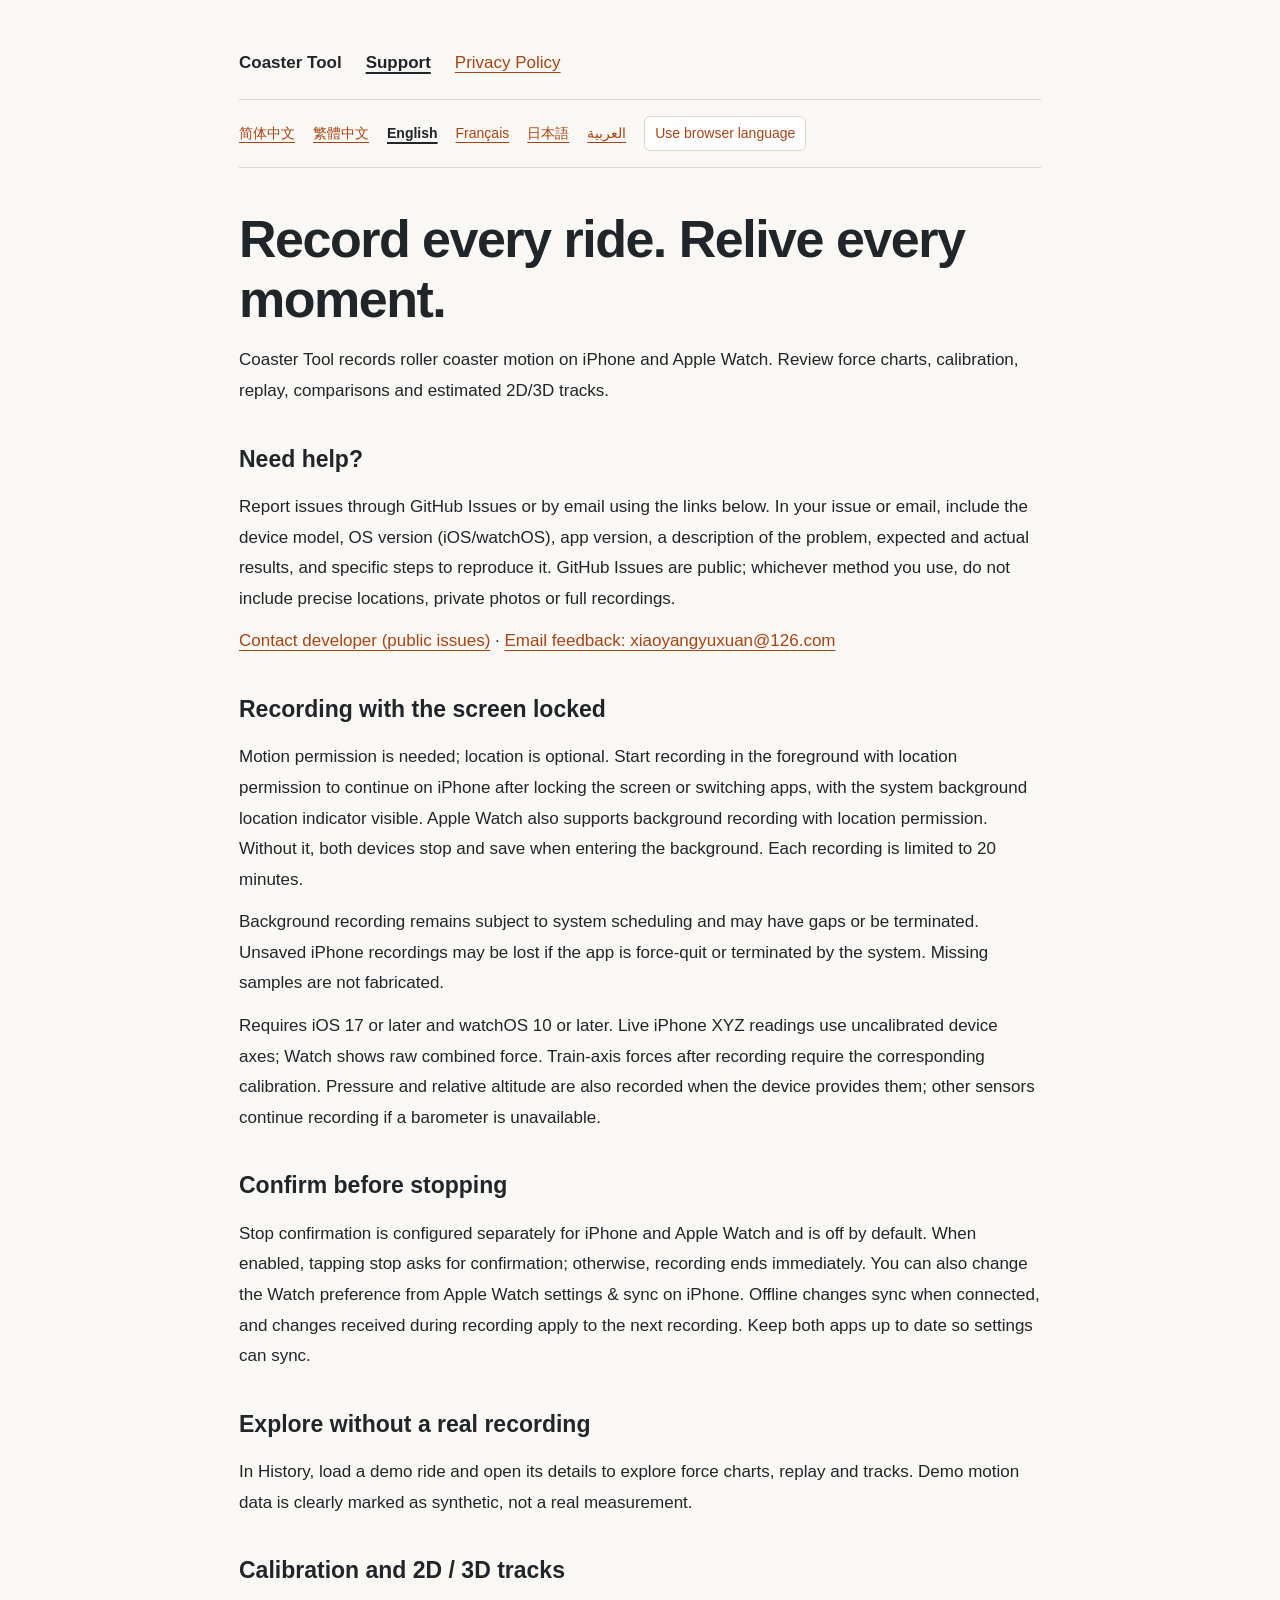
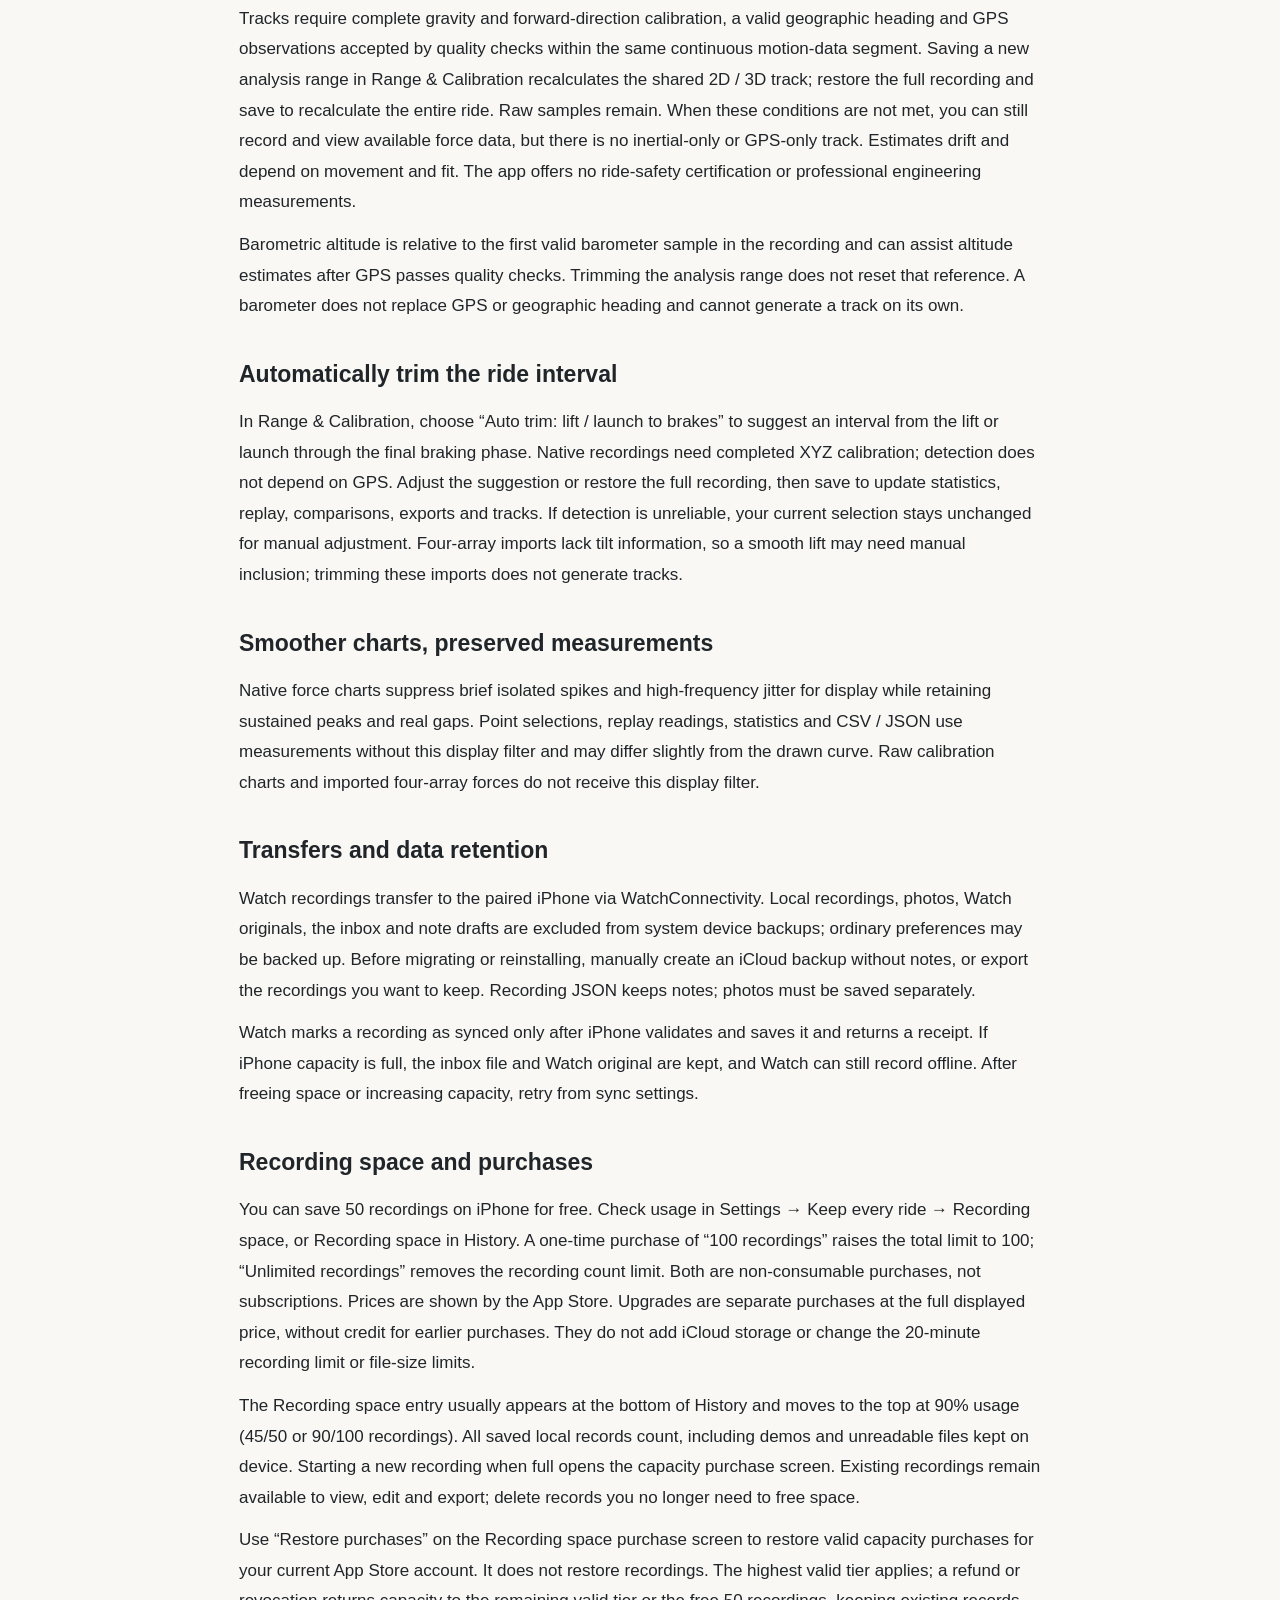
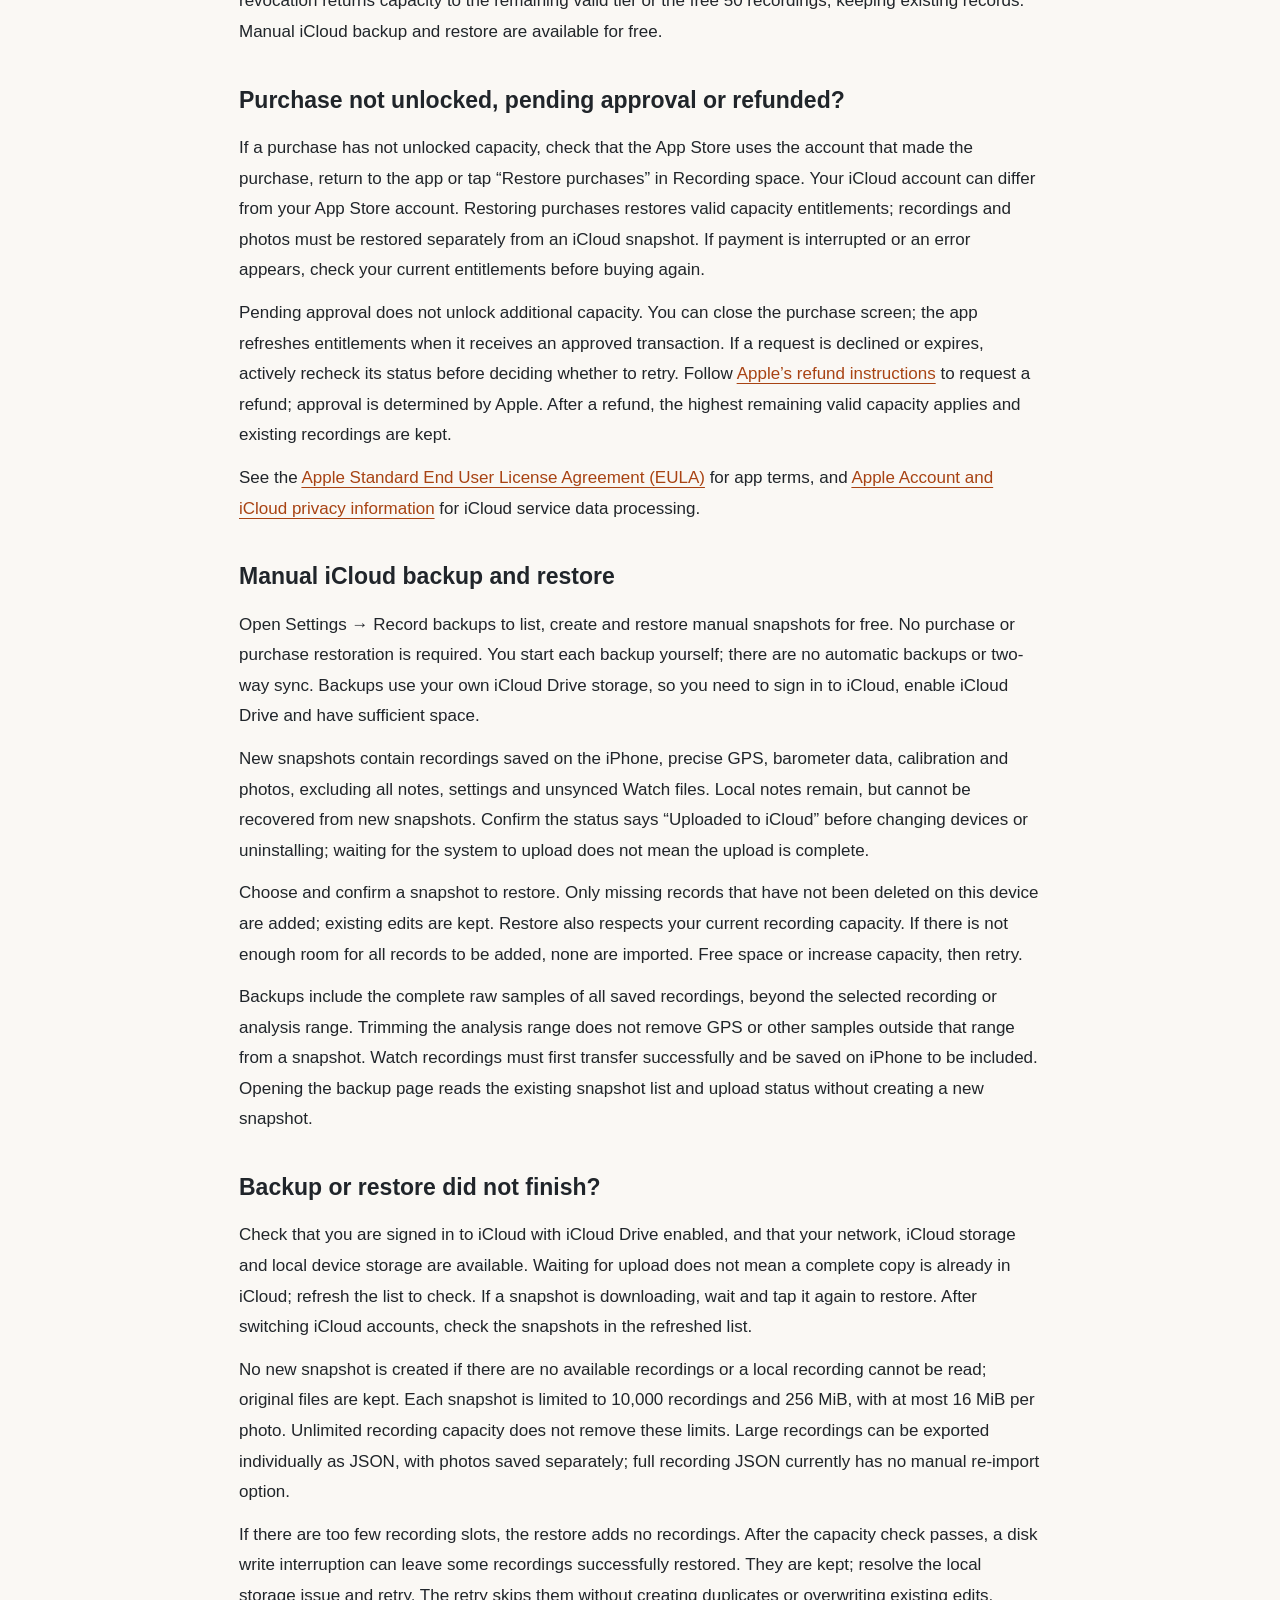
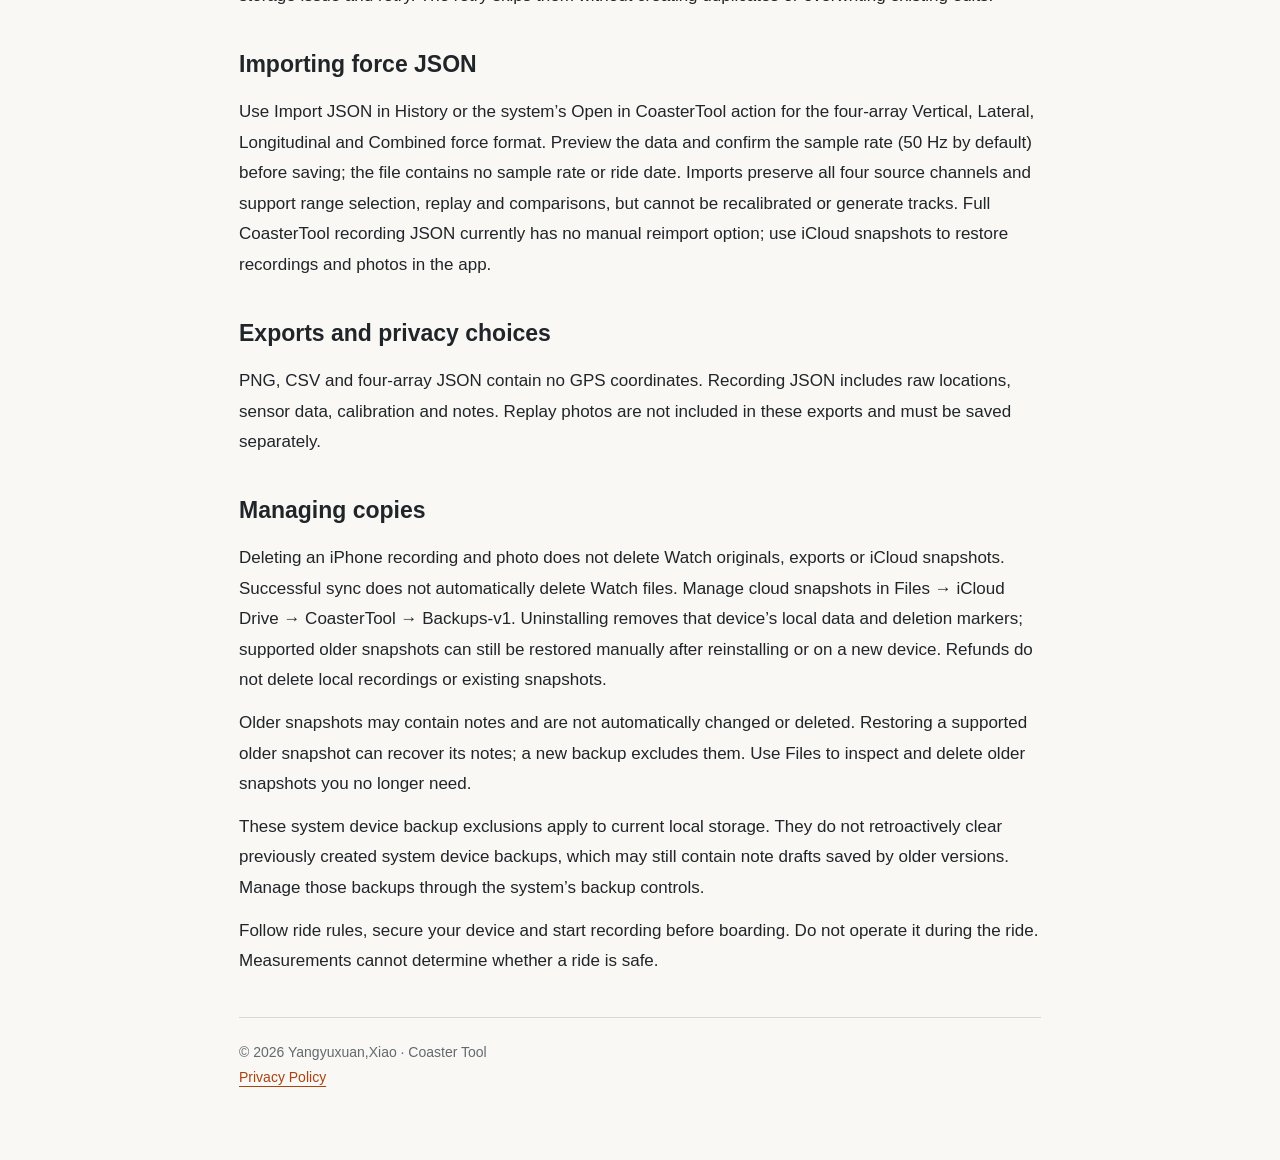
<file: index.html>
<!doctype html>
<html lang="en" data-page="index.html" dir="ltr">
<head>
    <meta charset="utf-8">
    <meta name="viewport" content="width=device-width,initial-scale=1">
    <title>Coaster Tool — Support</title>
    <meta name="description" content="Coaster Tool help for ride recording, replay, technical support and data privacy.">
    <link rel="stylesheet" href="style.css">
    <link rel="alternate" hreflang="zh-Hans" href="zh-Hans/index.html">
    <link rel="alternate" hreflang="zh-Hant" href="zh-Hant/index.html">
    <link rel="alternate" hreflang="en" href="en/index.html">
    <link rel="alternate" hreflang="fr" href="fr/index.html">
    <link rel="alternate" hreflang="ja" href="ja/index.html">
    <link rel="alternate" hreflang="ar" href="ar/index.html">
    <link rel="alternate" hreflang="x-default" href="index.html">
    <script src="language.js" defer></script>
</head>
<body>
<main>
    <nav aria-label="Site navigation"><strong>Coaster Tool</strong><a href="index.html">Support</a><a href="privacy.html">Privacy Policy</a></nav>
    <h1>Support</h1>
    <p>Choose your language · <span lang="zh-Hans">选择语言</span> · <span lang="zh-Hant">選擇語言</span> · <span lang="fr">Choisir la langue</span> · <span lang="ja" dir="ltr">言語を選択</span> · <span lang="ar" dir="rtl">اختر اللغة</span></p>
    <ul>
        <li><a href="zh-Hans/index.html" lang="zh-Hans" hreflang="zh-Hans" data-language-link="zh-Hans" dir="ltr">简体中文 — 技术支持</a></li>
        <li><a href="zh-Hant/index.html" lang="zh-Hant" hreflang="zh-Hant" data-language-link="zh-Hant" dir="ltr">繁體中文 — 技術支援</a></li>
        <li><a href="en/index.html" lang="en" hreflang="en" data-language-link="en" dir="ltr">English — Support</a></li>
        <li><a href="fr/index.html" lang="fr" hreflang="fr" data-language-link="fr" dir="ltr">Français — Assistance</a></li>
        <li><a href="ja/index.html" lang="ja" hreflang="ja" data-language-link="ja" dir="ltr">日本語 — サポート</a></li>
        <li><a href="ar/index.html" lang="ar" hreflang="ar" data-language-link="ar" dir="rtl">العربية — الدعم</a></li>
    </ul>
    <footer>© 2026 Yangyuxuan,Xiao · Coaster Tool</footer>
</main>
</body>
</html>
</file>
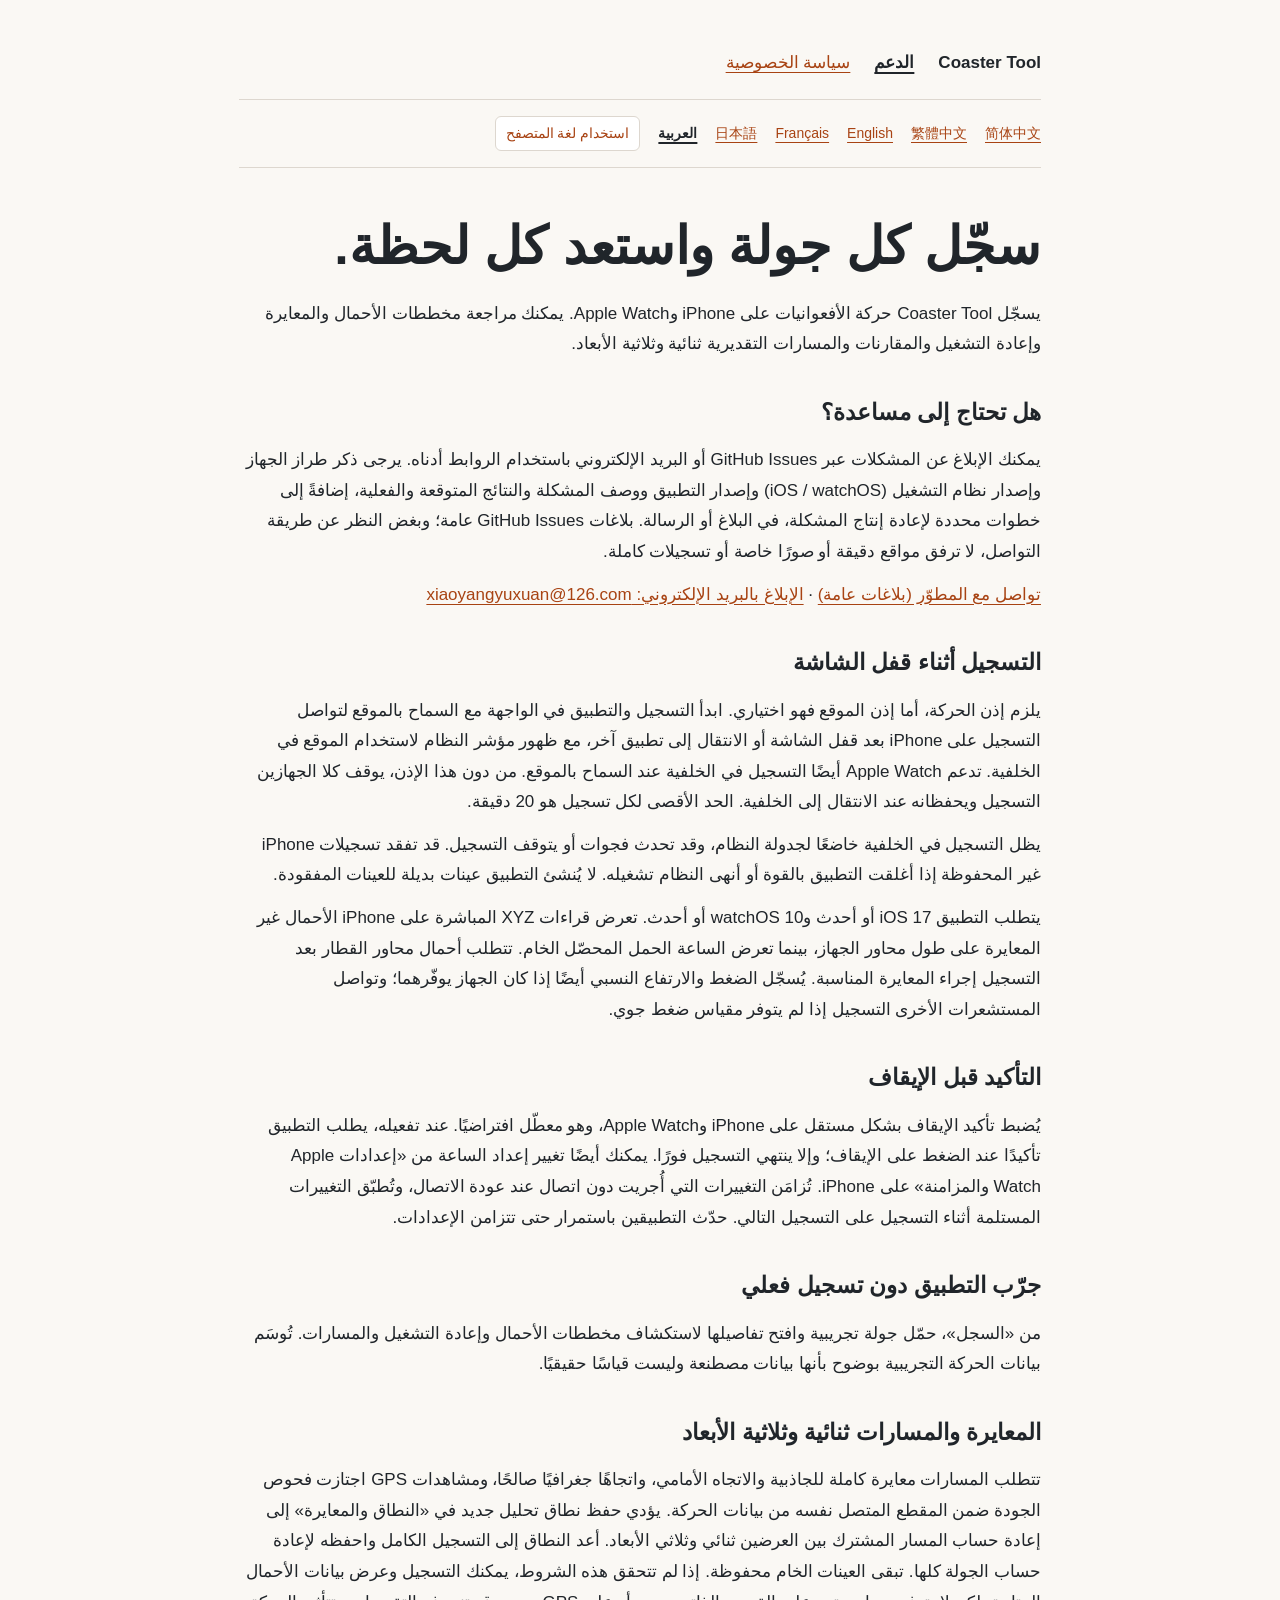
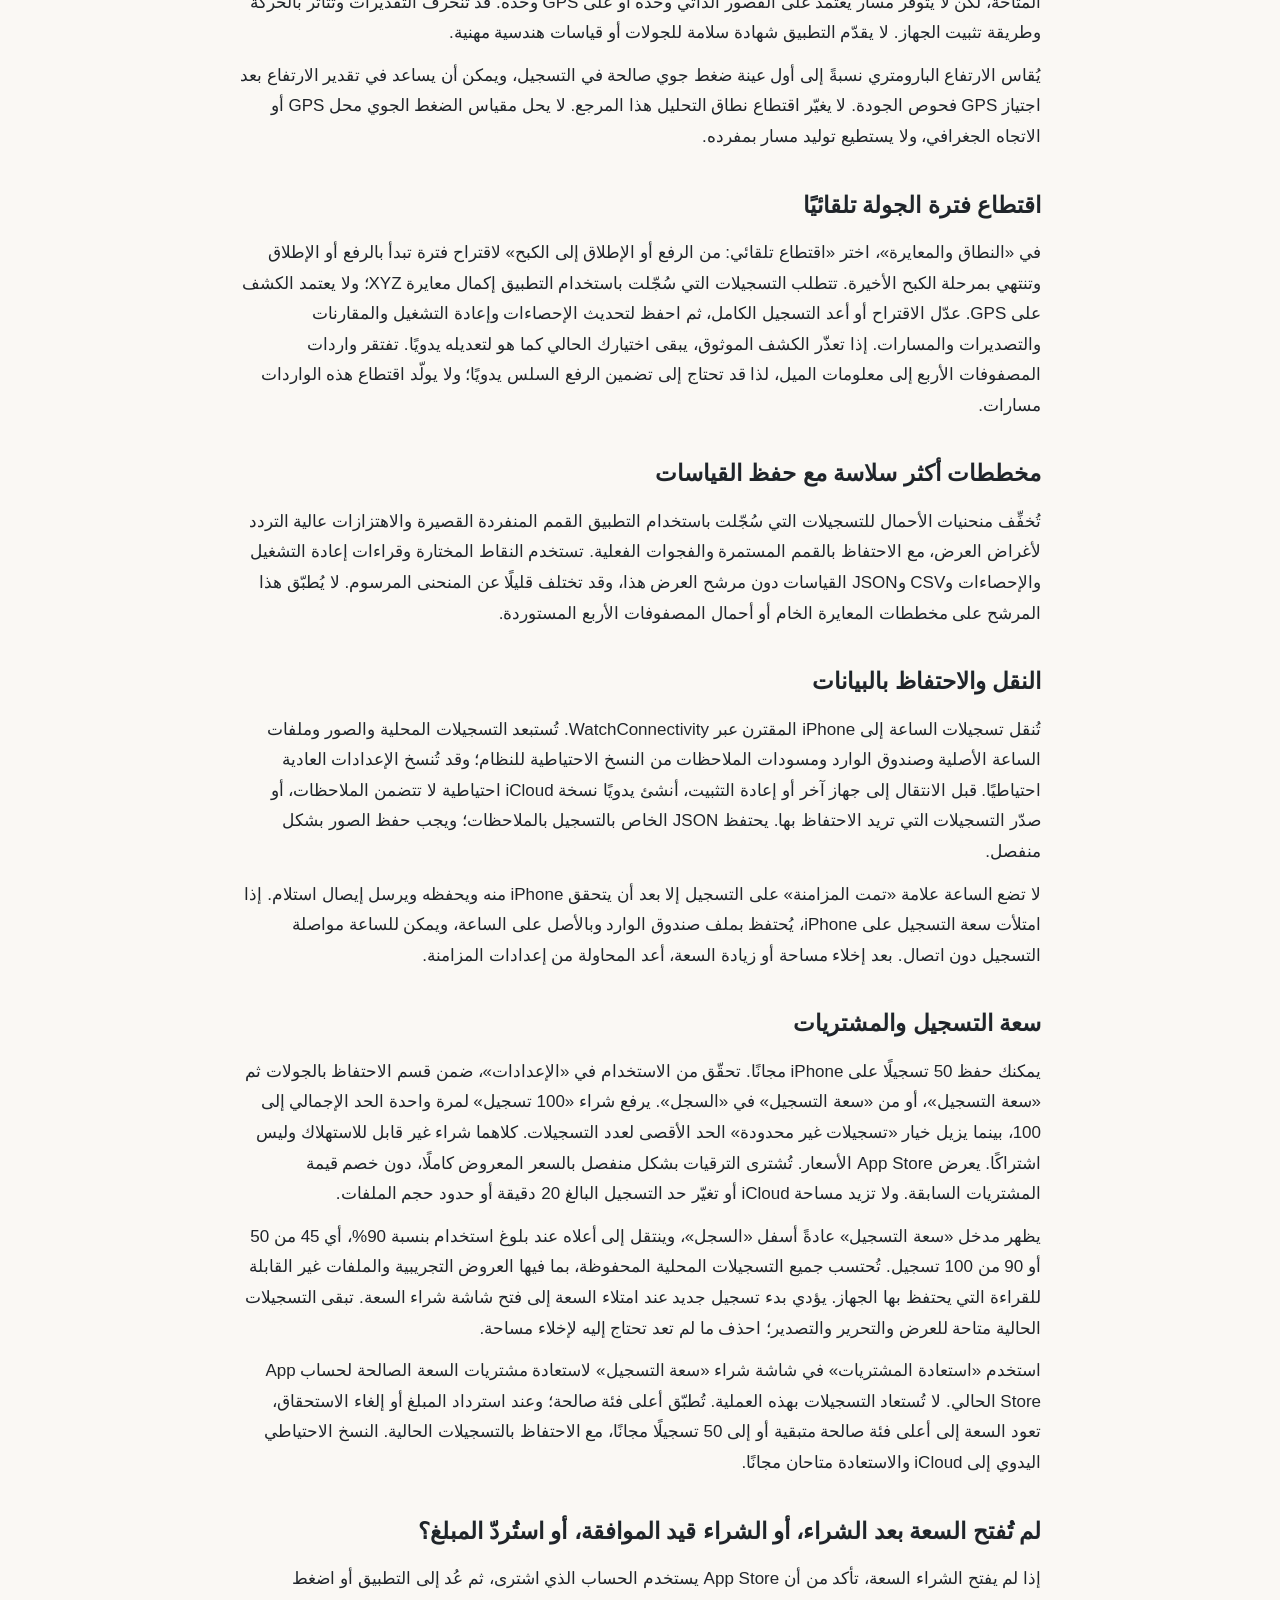
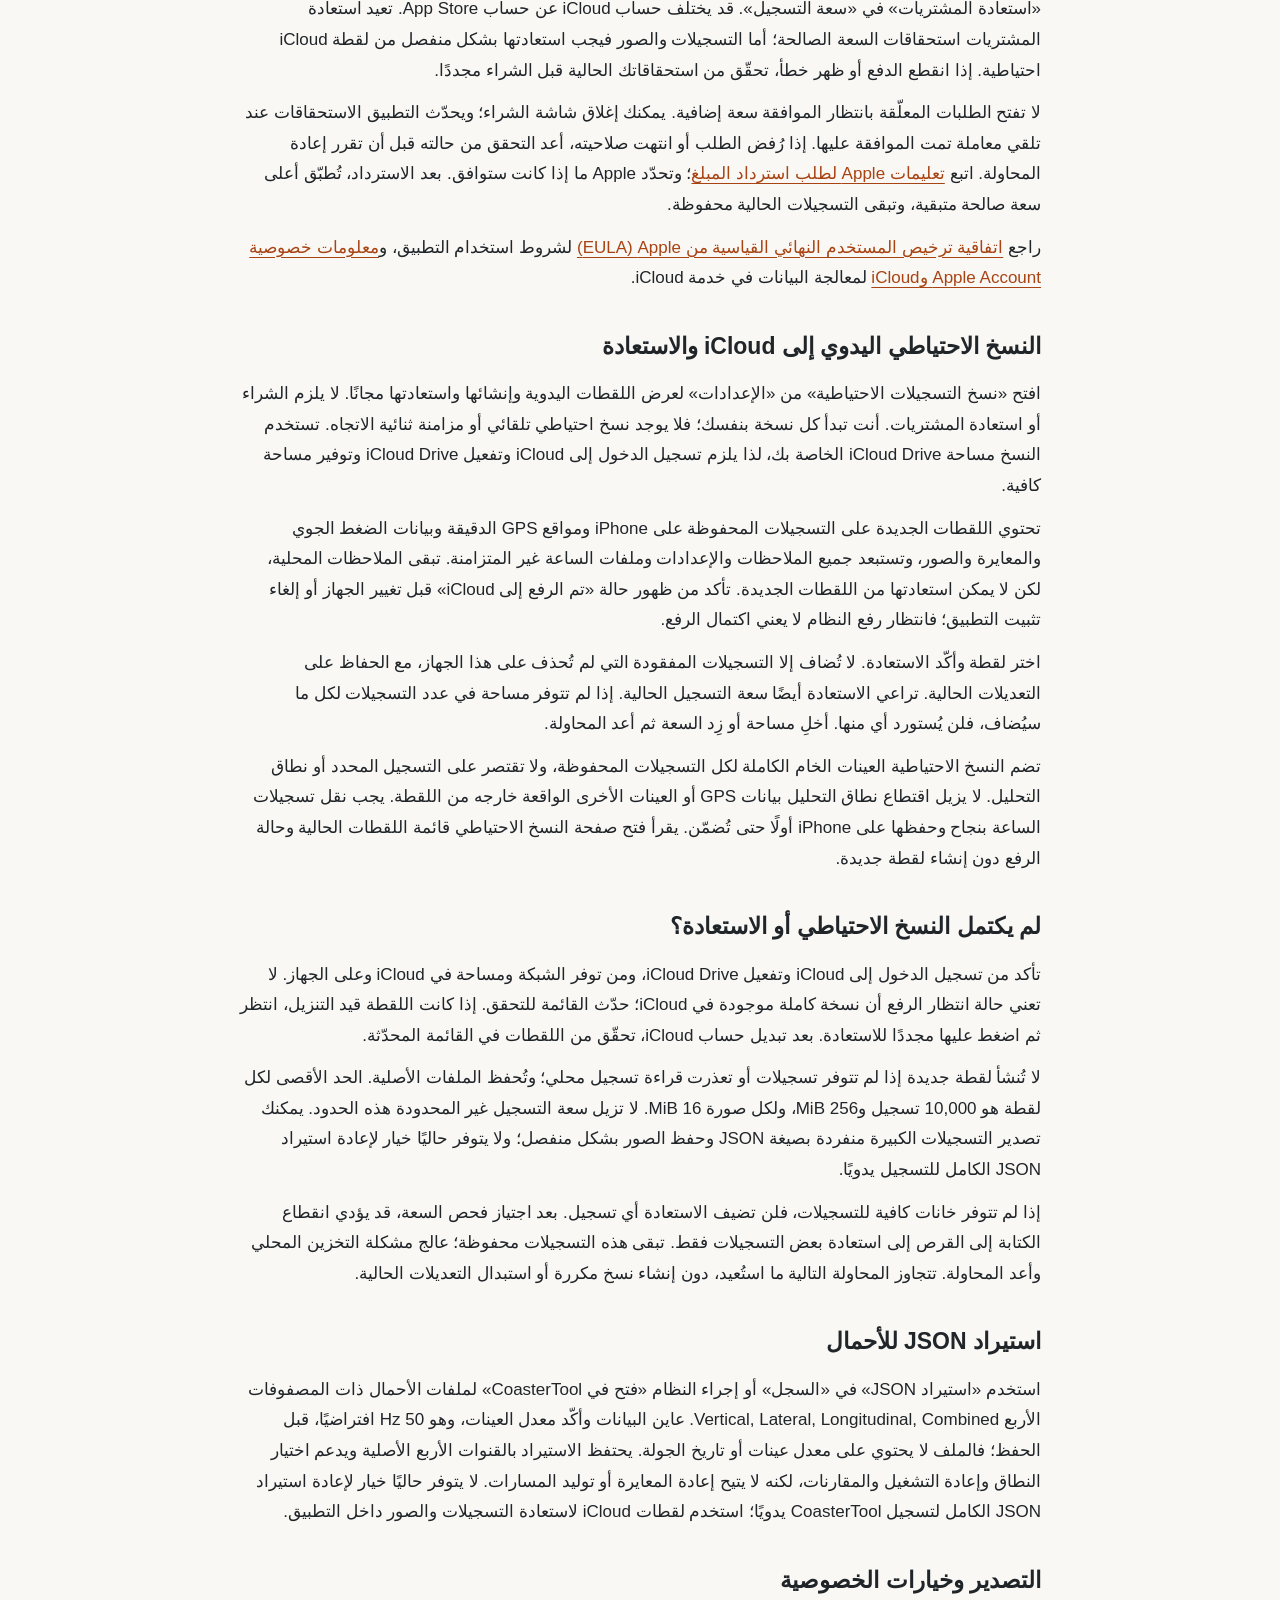
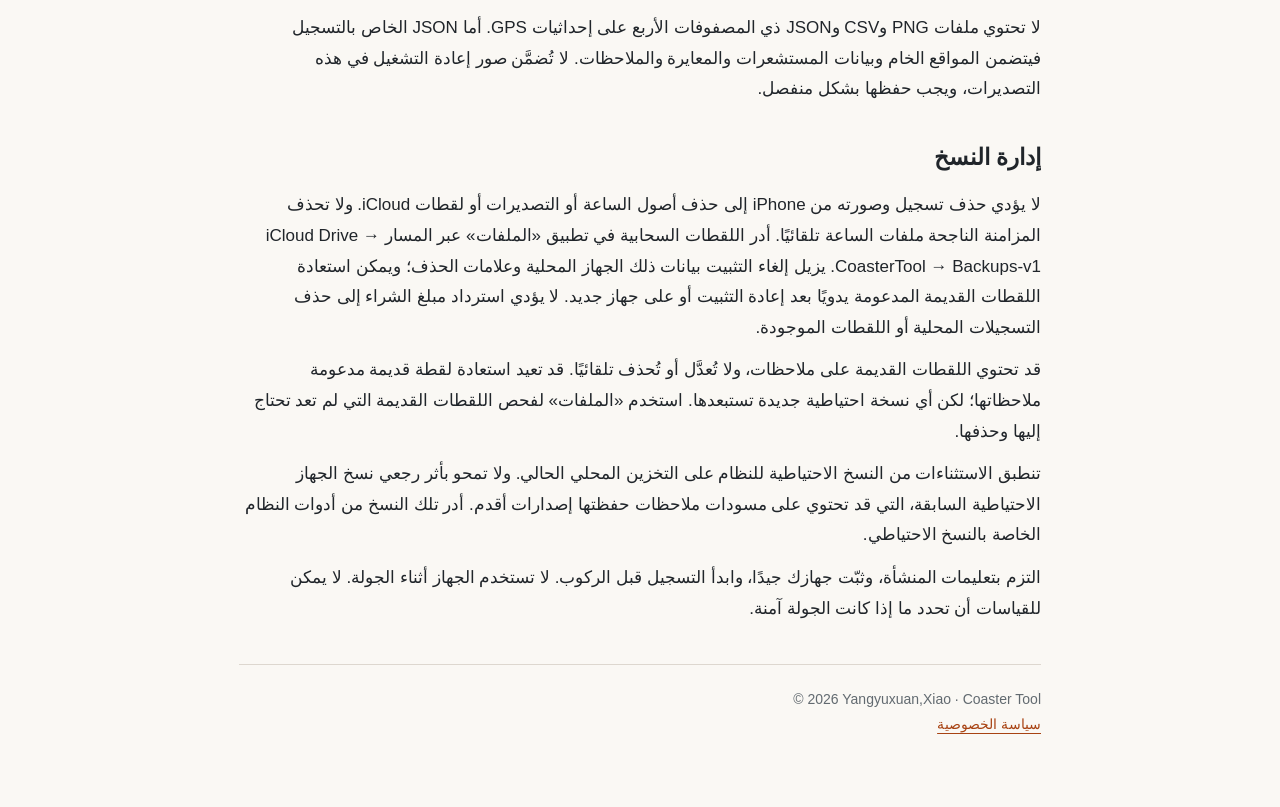
<file: ar/index.html>
<!doctype html>
<html lang="ar" data-language="ar" data-page="index.html" dir="rtl">
<head>
    <meta charset="utf-8">
    <meta name="viewport" content="width=device-width,initial-scale=1">
    <title>Coaster Tool — الدعم</title>
    <meta name="description" content="مساعدة Coaster Tool للتسجيل وشراء سعة التسجيل واستعادتها والنسخ الاحتياطي اليدوي المجاني إلى iCloud وإدارة البيانات.">
    <link rel="stylesheet" href="../style.css">
    <link rel="alternate" hreflang="zh-Hans" href="../zh-Hans/index.html">
    <link rel="alternate" hreflang="zh-Hant" href="../zh-Hant/index.html">
    <link rel="alternate" hreflang="en" href="../en/index.html">
    <link rel="alternate" hreflang="fr" href="../fr/index.html">
    <link rel="alternate" hreflang="ja" href="../ja/index.html">
    <link rel="alternate" hreflang="ar" href="../ar/index.html">
    <link rel="alternate" hreflang="x-default" href="../index.html">
    <script src="../language.js" defer></script>
</head>
<body>
<main>
    <nav aria-label="التنقل في الموقع">
        <strong><bdi dir="ltr">Coaster Tool</bdi></strong>
        <a href="index.html" aria-current="page">الدعم</a>
        <a href="privacy.html">سياسة الخصوصية</a>
    </nav>
    <nav class="language-switcher" aria-label="اختر اللغة">
        <a href="../zh-Hans/index.html" lang="zh-Hans" hreflang="zh-Hans" data-language-link="zh-Hans" dir="ltr">简体中文</a>
        <a href="../zh-Hant/index.html" lang="zh-Hant" hreflang="zh-Hant" data-language-link="zh-Hant" dir="ltr">繁體中文</a>
        <a href="../en/index.html" lang="en" hreflang="en" data-language-link="en" dir="ltr">English</a>
        <a href="../fr/index.html" lang="fr" hreflang="fr" data-language-link="fr" dir="ltr">Français</a>
        <a href="../ja/index.html" lang="ja" hreflang="ja" data-language-link="ja" dir="ltr">日本語</a>
        <a href="../ar/index.html" lang="ar" hreflang="ar" data-language-link="ar" aria-current="true" dir="rtl">العربية</a>
        <button type="button" data-auto-language hidden>استخدام لغة المتصفح</button>
    </nav>
    <h1>سجّل كل جولة واستعد كل لحظة.</h1>
    <p>يسجّل <bdi dir="ltr">Coaster Tool</bdi> حركة الأفعوانيات على iPhone وApple Watch. يمكنك مراجعة مخططات الأحمال والمعايرة وإعادة التشغيل والمقارنات والمسارات التقديرية ثنائية وثلاثية الأبعاد.</p>
    <h2>هل تحتاج إلى مساعدة؟</h2>
    <p>يمكنك الإبلاغ عن المشكلات عبر <bdi dir="ltr">GitHub Issues</bdi> أو البريد الإلكتروني باستخدام الروابط أدناه. يرجى ذكر طراز الجهاز وإصدار نظام التشغيل (<bdi dir="ltr">iOS / watchOS</bdi>) وإصدار التطبيق ووصف المشكلة والنتائج المتوقعة والفعلية، إضافةً إلى خطوات محددة لإعادة إنتاج المشكلة، في البلاغ أو الرسالة. بلاغات <bdi dir="ltr">GitHub Issues</bdi> عامة؛ وبغض النظر عن طريقة التواصل، لا ترفق مواقع دقيقة أو صورًا خاصة أو تسجيلات كاملة.</p>
    <p><a href="https://github.com/YangYuXuanXiao/CoasterToolWeb/issues">تواصل مع المطوّر (بلاغات عامة)</a> · <a href="mailto:xiaoyangyuxuan@126.com">الإبلاغ بالبريد الإلكتروني: <bdi dir="ltr">xiaoyangyuxuan@126.com</bdi></a></p>
    <h2>التسجيل أثناء قفل الشاشة</h2>
    <p>يلزم إذن الحركة، أما إذن الموقع فهو اختياري. ابدأ التسجيل والتطبيق في الواجهة مع السماح بالموقع لتواصل التسجيل على iPhone بعد قفل الشاشة أو الانتقال إلى تطبيق آخر، مع ظهور مؤشر النظام لاستخدام الموقع في الخلفية. تدعم Apple Watch أيضًا التسجيل في الخلفية عند السماح بالموقع. من دون هذا الإذن، يوقف كلا الجهازين التسجيل ويحفظانه عند الانتقال إلى الخلفية. الحد الأقصى لكل تسجيل هو 20 دقيقة.</p>
    <p>يظل التسجيل في الخلفية خاضعًا لجدولة النظام، وقد تحدث فجوات أو يتوقف التسجيل. قد تفقد تسجيلات iPhone غير المحفوظة إذا أغلقت التطبيق بالقوة أو أنهى النظام تشغيله. لا يُنشئ التطبيق عينات بديلة للعينات المفقودة.</p>
    <p>يتطلب التطبيق iOS 17 أو أحدث وwatchOS 10 أو أحدث. تعرض قراءات XYZ المباشرة على iPhone الأحمال غير المعايرة على طول محاور الجهاز، بينما تعرض الساعة الحمل المحصّل الخام. تتطلب أحمال محاور القطار بعد التسجيل إجراء المعايرة المناسبة. يُسجّل الضغط والارتفاع النسبي أيضًا إذا كان الجهاز يوفّرهما؛ وتواصل المستشعرات الأخرى التسجيل إذا لم يتوفر مقياس ضغط جوي.</p>
    <h2>التأكيد قبل الإيقاف</h2>
    <p>يُضبط تأكيد الإيقاف بشكل مستقل على iPhone وApple Watch، وهو معطّل افتراضيًا. عند تفعيله، يطلب التطبيق تأكيدًا عند الضغط على الإيقاف؛ وإلا ينتهي التسجيل فورًا. يمكنك أيضًا تغيير إعداد الساعة من «إعدادات Apple Watch والمزامنة» على iPhone. تُزامَن التغييرات التي أُجريت دون اتصال عند عودة الاتصال، وتُطبّق التغييرات المستلمة أثناء التسجيل على التسجيل التالي. حدّث التطبيقين باستمرار حتى تتزامن الإعدادات.</p>
    <h2>جرّب التطبيق دون تسجيل فعلي</h2>
    <p>من «السجل»، حمّل جولة تجريبية وافتح تفاصيلها لاستكشاف مخططات الأحمال وإعادة التشغيل والمسارات. تُوسَم بيانات الحركة التجريبية بوضوح بأنها بيانات مصطنعة وليست قياسًا حقيقيًا.</p>
    <h2>المعايرة والمسارات ثنائية وثلاثية الأبعاد</h2>
    <p>تتطلب المسارات معايرة كاملة للجاذبية والاتجاه الأمامي، واتجاهًا جغرافيًا صالحًا، ومشاهدات GPS اجتازت فحوص الجودة ضمن المقطع المتصل نفسه من بيانات الحركة. يؤدي حفظ نطاق تحليل جديد في «النطاق والمعايرة» إلى إعادة حساب المسار المشترك بين العرضين ثنائي وثلاثي الأبعاد. أعد النطاق إلى التسجيل الكامل واحفظه لإعادة حساب الجولة كلها. تبقى العينات الخام محفوظة. إذا لم تتحقق هذه الشروط، يمكنك التسجيل وعرض بيانات الأحمال المتاحة، لكن لا يتوفر مسار يعتمد على القصور الذاتي وحده أو على GPS وحده. قد تنحرف التقديرات وتتأثر بالحركة وطريقة تثبيت الجهاز. لا يقدّم التطبيق شهادة سلامة للجولات أو قياسات هندسية مهنية.</p>
    <p>يُقاس الارتفاع البارومتري نسبةً إلى أول عينة ضغط جوي صالحة في التسجيل، ويمكن أن يساعد في تقدير الارتفاع بعد اجتياز GPS فحوص الجودة. لا يغيّر اقتطاع نطاق التحليل هذا المرجع. لا يحل مقياس الضغط الجوي محل GPS أو الاتجاه الجغرافي، ولا يستطيع توليد مسار بمفرده.</p>
    <h2>اقتطاع فترة الجولة تلقائيًا</h2>
    <p>في «النطاق والمعايرة»، اختر «اقتطاع تلقائي: من الرفع أو الإطلاق إلى الكبح» لاقتراح فترة تبدأ بالرفع أو الإطلاق وتنتهي بمرحلة الكبح الأخيرة. تتطلب التسجيلات التي سُجّلت باستخدام التطبيق إكمال معايرة XYZ؛ ولا يعتمد الكشف على GPS. عدّل الاقتراح أو أعد التسجيل الكامل، ثم احفظ لتحديث الإحصاءات وإعادة التشغيل والمقارنات والتصديرات والمسارات. إذا تعذّر الكشف الموثوق، يبقى اختيارك الحالي كما هو لتعديله يدويًا. تفتقر واردات المصفوفات الأربع إلى معلومات الميل، لذا قد تحتاج إلى تضمين الرفع السلس يدويًا؛ ولا يولّد اقتطاع هذه الواردات مسارات.</p>
    <h2>مخططات أكثر سلاسة مع حفظ القياسات</h2>
    <p>تُخفِّف منحنيات الأحمال للتسجيلات التي سُجّلت باستخدام التطبيق القمم المنفردة القصيرة والاهتزازات عالية التردد لأغراض العرض، مع الاحتفاظ بالقمم المستمرة والفجوات الفعلية. تستخدم النقاط المختارة وقراءات إعادة التشغيل والإحصاءات وCSV وJSON القياسات دون مرشح العرض هذا، وقد تختلف قليلًا عن المنحنى المرسوم. لا يُطبّق هذا المرشح على مخططات المعايرة الخام أو أحمال المصفوفات الأربع المستوردة.</p>
    <h2>النقل والاحتفاظ بالبيانات</h2>
    <p>تُنقل تسجيلات الساعة إلى iPhone المقترن عبر WatchConnectivity. تُستبعد التسجيلات المحلية والصور وملفات الساعة الأصلية وصندوق الوارد ومسودات الملاحظات من النسخ الاحتياطية للنظام؛ وقد تُنسخ الإعدادات العادية احتياطيًا. قبل الانتقال إلى جهاز آخر أو إعادة التثبيت، أنشئ يدويًا نسخة iCloud احتياطية لا تتضمن الملاحظات، أو صدّر التسجيلات التي تريد الاحتفاظ بها. يحتفظ JSON الخاص بالتسجيل بالملاحظات؛ ويجب حفظ الصور بشكل منفصل.</p>
    <p>لا تضع الساعة علامة «تمت المزامنة» على التسجيل إلا بعد أن يتحقق iPhone منه ويحفظه ويرسل إيصال استلام. إذا امتلأت سعة التسجيل على iPhone، يُحتفظ بملف صندوق الوارد وبالأصل على الساعة، ويمكن للساعة مواصلة التسجيل دون اتصال. بعد إخلاء مساحة أو زيادة السعة، أعد المحاولة من إعدادات المزامنة.</p>
    <h2>سعة التسجيل والمشتريات</h2>
    <p>يمكنك حفظ 50 تسجيلًا على iPhone مجانًا. تحقّق من الاستخدام في «الإعدادات»، ضمن قسم الاحتفاظ بالجولات ثم «سعة التسجيل»، أو من «سعة التسجيل» في «السجل». يرفع شراء «100 تسجيل» لمرة واحدة الحد الإجمالي إلى 100، بينما يزيل خيار «تسجيلات غير محدودة» الحد الأقصى لعدد التسجيلات. كلاهما شراء غير قابل للاستهلاك وليس اشتراكًا. يعرض App Store الأسعار. تُشترى الترقيات بشكل منفصل بالسعر المعروض كاملًا، دون خصم قيمة المشتريات السابقة. ولا تزيد مساحة iCloud أو تغيّر حد التسجيل البالغ 20 دقيقة أو حدود حجم الملفات.</p>
    <p>يظهر مدخل «سعة التسجيل» عادةً أسفل «السجل»، وينتقل إلى أعلاه عند بلوغ استخدام بنسبة 90%، أي 45 من 50 أو 90 من 100 تسجيل. تُحتسب جميع التسجيلات المحلية المحفوظة، بما فيها العروض التجريبية والملفات غير القابلة للقراءة التي يحتفظ بها الجهاز. يؤدي بدء تسجيل جديد عند امتلاء السعة إلى فتح شاشة شراء السعة. تبقى التسجيلات الحالية متاحة للعرض والتحرير والتصدير؛ احذف ما لم تعد تحتاج إليه لإخلاء مساحة.</p>
    <p>استخدم «استعادة المشتريات» في شاشة شراء «سعة التسجيل» لاستعادة مشتريات السعة الصالحة لحساب App Store الحالي. لا تُستعاد التسجيلات بهذه العملية. تُطبّق أعلى فئة صالحة؛ وعند استرداد المبلغ أو إلغاء الاستحقاق، تعود السعة إلى أعلى فئة صالحة متبقية أو إلى 50 تسجيلًا مجانًا، مع الاحتفاظ بالتسجيلات الحالية. النسخ الاحتياطي اليدوي إلى iCloud والاستعادة متاحان مجانًا.</p>
    <h2>لم تُفتح السعة بعد الشراء، أو الشراء قيد الموافقة، أو استُردّ المبلغ؟</h2>
    <p>إذا لم يفتح الشراء السعة، تأكد من أن App Store يستخدم الحساب الذي اشترى، ثم عُد إلى التطبيق أو اضغط «استعادة المشتريات» في «سعة التسجيل». قد يختلف حساب iCloud عن حساب App Store. تعيد استعادة المشتريات استحقاقات السعة الصالحة؛ أما التسجيلات والصور فيجب استعادتها بشكل منفصل من لقطة iCloud احتياطية. إذا انقطع الدفع أو ظهر خطأ، تحقّق من استحقاقاتك الحالية قبل الشراء مجددًا.</p>
    <p>لا تفتح الطلبات المعلّقة بانتظار الموافقة سعة إضافية. يمكنك إغلاق شاشة الشراء؛ ويحدّث التطبيق الاستحقاقات عند تلقي معاملة تمت الموافقة عليها. إذا رُفض الطلب أو انتهت صلاحيته، أعد التحقق من حالته قبل أن تقرر إعادة المحاولة. اتبع <a href="https://support.apple.com/en-us/118223">تعليمات Apple لطلب استرداد المبلغ</a>؛ وتحدّد Apple ما إذا كانت ستوافق. بعد الاسترداد، تُطبّق أعلى سعة صالحة متبقية، وتبقى التسجيلات الحالية محفوظة.</p>
    <p>راجع <a href="https://www.apple.com/legal/internet-services/itunes/dev/stdeula/">اتفاقية ترخيص المستخدم النهائي القياسية من Apple‏ (EULA)</a> لشروط استخدام التطبيق، و<a href="https://www.apple.com/legal/privacy/data/en/apple-id/">معلومات خصوصية Apple Account وiCloud</a> لمعالجة البيانات في خدمة iCloud.</p>
    <h2>النسخ الاحتياطي اليدوي إلى iCloud والاستعادة</h2>
    <p>افتح «نسخ التسجيلات الاحتياطية» من «الإعدادات» لعرض اللقطات اليدوية وإنشائها واستعادتها مجانًا. لا يلزم الشراء أو استعادة المشتريات. أنت تبدأ كل نسخة بنفسك؛ فلا يوجد نسخ احتياطي تلقائي أو مزامنة ثنائية الاتجاه. تستخدم النسخ مساحة iCloud Drive الخاصة بك، لذا يلزم تسجيل الدخول إلى iCloud وتفعيل iCloud Drive وتوفير مساحة كافية.</p>
    <p>تحتوي اللقطات الجديدة على التسجيلات المحفوظة على iPhone ومواقع GPS الدقيقة وبيانات الضغط الجوي والمعايرة والصور، وتستبعد جميع الملاحظات والإعدادات وملفات الساعة غير المتزامنة. تبقى الملاحظات المحلية، لكن لا يمكن استعادتها من اللقطات الجديدة. تأكد من ظهور حالة «تم الرفع إلى iCloud» قبل تغيير الجهاز أو إلغاء تثبيت التطبيق؛ فانتظار رفع النظام لا يعني اكتمال الرفع.</p>
    <p>اختر لقطة وأكّد الاستعادة. لا تُضاف إلا التسجيلات المفقودة التي لم تُحذف على هذا الجهاز، مع الحفاظ على التعديلات الحالية. تراعي الاستعادة أيضًا سعة التسجيل الحالية. إذا لم تتوفر مساحة في عدد التسجيلات لكل ما سيُضاف، فلن يُستورد أي منها. أخلِ مساحة أو زِد السعة ثم أعد المحاولة.</p>
    <p>تضم النسخ الاحتياطية العينات الخام الكاملة لكل التسجيلات المحفوظة، ولا تقتصر على التسجيل المحدد أو نطاق التحليل. لا يزيل اقتطاع نطاق التحليل بيانات GPS أو العينات الأخرى الواقعة خارجه من اللقطة. يجب نقل تسجيلات الساعة بنجاح وحفظها على iPhone أولًا حتى تُضمّن. يقرأ فتح صفحة النسخ الاحتياطي قائمة اللقطات الحالية وحالة الرفع دون إنشاء لقطة جديدة.</p>
    <h2>لم يكتمل النسخ الاحتياطي أو الاستعادة؟</h2>
    <p>تأكد من تسجيل الدخول إلى iCloud وتفعيل iCloud Drive، ومن توفر الشبكة ومساحة في iCloud وعلى الجهاز. لا تعني حالة انتظار الرفع أن نسخة كاملة موجودة في iCloud؛ حدّث القائمة للتحقق. إذا كانت اللقطة قيد التنزيل، انتظر ثم اضغط عليها مجددًا للاستعادة. بعد تبديل حساب iCloud، تحقّق من اللقطات في القائمة المحدّثة.</p>
    <p>لا تُنشأ لقطة جديدة إذا لم تتوفر تسجيلات أو تعذرت قراءة تسجيل محلي؛ وتُحفظ الملفات الأصلية. الحد الأقصى لكل لقطة هو 10,000 تسجيل و256 MiB، ولكل صورة 16 MiB. لا تزيل سعة التسجيل غير المحدودة هذه الحدود. يمكنك تصدير التسجيلات الكبيرة منفردة بصيغة JSON وحفظ الصور بشكل منفصل؛ ولا يتوفر حاليًا خيار لإعادة استيراد JSON الكامل للتسجيل يدويًا.</p>
    <p>إذا لم تتوفر خانات كافية للتسجيلات، فلن تضيف الاستعادة أي تسجيل. بعد اجتياز فحص السعة، قد يؤدي انقطاع الكتابة إلى القرص إلى استعادة بعض التسجيلات فقط. تبقى هذه التسجيلات محفوظة؛ عالج مشكلة التخزين المحلي وأعد المحاولة. تتجاوز المحاولة التالية ما استُعيد، دون إنشاء نسخ مكررة أو استبدال التعديلات الحالية.</p>
    <h2>استيراد JSON للأحمال</h2>
    <p>استخدم «استيراد JSON» في «السجل» أو إجراء النظام «فتح في CoasterTool» لملفات الأحمال ذات المصفوفات الأربع <bdi dir="ltr">Vertical, Lateral, Longitudinal, Combined</bdi>. عاين البيانات وأكّد معدل العينات، وهو 50 Hz افتراضيًا، قبل الحفظ؛ فالملف لا يحتوي على معدل عينات أو تاريخ الجولة. يحتفظ الاستيراد بالقنوات الأربع الأصلية ويدعم اختيار النطاق وإعادة التشغيل والمقارنات، لكنه لا يتيح إعادة المعايرة أو توليد المسارات. لا يتوفر حاليًا خيار لإعادة استيراد JSON الكامل لتسجيل CoasterTool يدويًا؛ استخدم لقطات iCloud لاستعادة التسجيلات والصور داخل التطبيق.</p>
    <h2>التصدير وخيارات الخصوصية</h2>
    <p>لا تحتوي ملفات PNG وCSV وJSON ذي المصفوفات الأربع على إحداثيات GPS. أما JSON الخاص بالتسجيل فيتضمن المواقع الخام وبيانات المستشعرات والمعايرة والملاحظات. لا تُضمَّن صور إعادة التشغيل في هذه التصديرات، ويجب حفظها بشكل منفصل.</p>
    <h2>إدارة النسخ</h2>
    <p>لا يؤدي حذف تسجيل وصورته من iPhone إلى حذف أصول الساعة أو التصديرات أو لقطات iCloud. ولا تحذف المزامنة الناجحة ملفات الساعة تلقائيًا. أدر اللقطات السحابية في تطبيق «الملفات» عبر المسار <bdi dir="ltr">iCloud Drive → CoasterTool → Backups-v1</bdi>. يزيل إلغاء التثبيت بيانات ذلك الجهاز المحلية وعلامات الحذف؛ ويمكن استعادة اللقطات القديمة المدعومة يدويًا بعد إعادة التثبيت أو على جهاز جديد. لا يؤدي استرداد مبلغ الشراء إلى حذف التسجيلات المحلية أو اللقطات الموجودة.</p>
    <p>قد تحتوي اللقطات القديمة على ملاحظات، ولا تُعدَّل أو تُحذف تلقائيًا. قد تعيد استعادة لقطة قديمة مدعومة ملاحظاتها؛ لكن أي نسخة احتياطية جديدة تستبعدها. استخدم «الملفات» لفحص اللقطات القديمة التي لم تعد تحتاج إليها وحذفها.</p>
    <p>تنطبق الاستثناءات من النسخ الاحتياطية للنظام على التخزين المحلي الحالي. ولا تمحو بأثر رجعي نسخ الجهاز الاحتياطية السابقة، التي قد تحتوي على مسودات ملاحظات حفظتها إصدارات أقدم. أدر تلك النسخ من أدوات النظام الخاصة بالنسخ الاحتياطي.</p>
    <p>التزم بتعليمات المنشأة، وثبّت جهازك جيدًا، وابدأ التسجيل قبل الركوب. لا تستخدم الجهاز أثناء الجولة. لا يمكن للقياسات أن تحدد ما إذا كانت الجولة آمنة.</p>
    <footer><bdi dir="ltr">© 2026 Yangyuxuan,Xiao · Coaster Tool</bdi><br><a href="privacy.html">سياسة الخصوصية</a></footer>
</main>
</body>
</html>
</file>
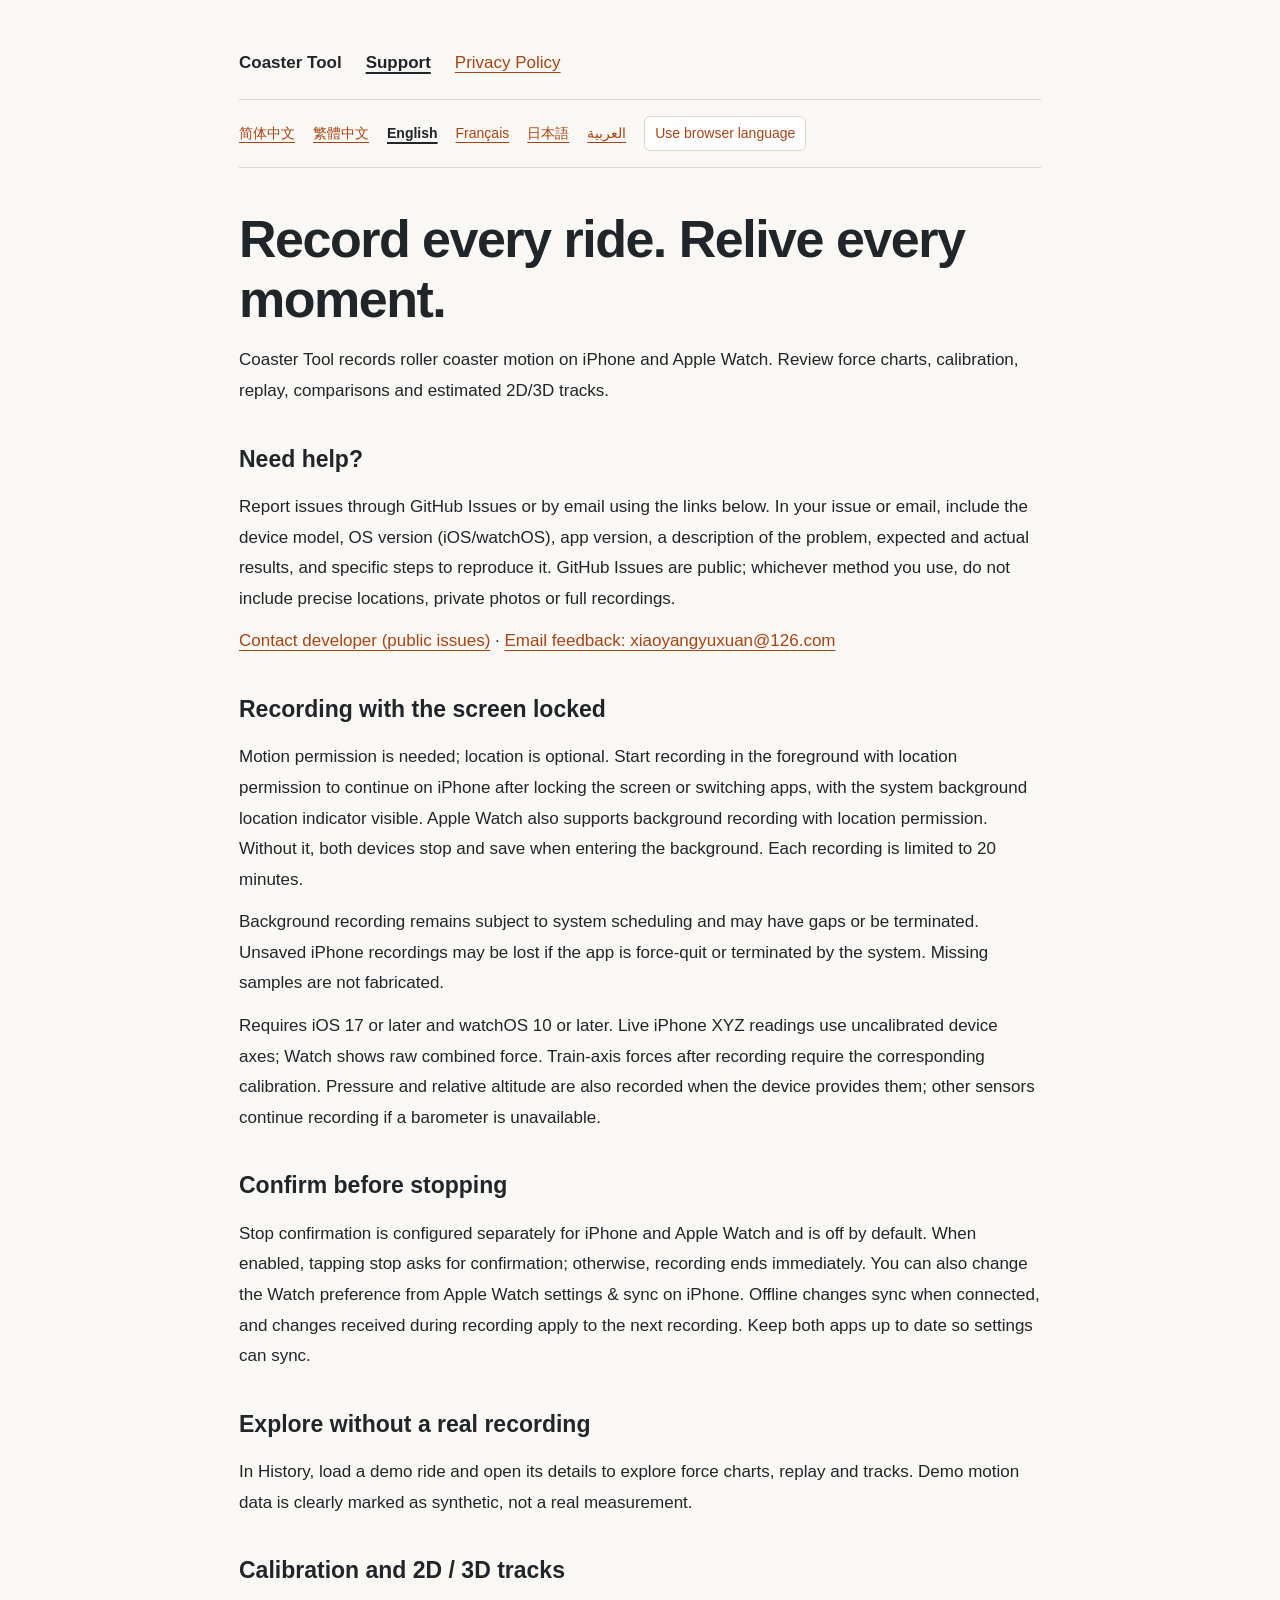
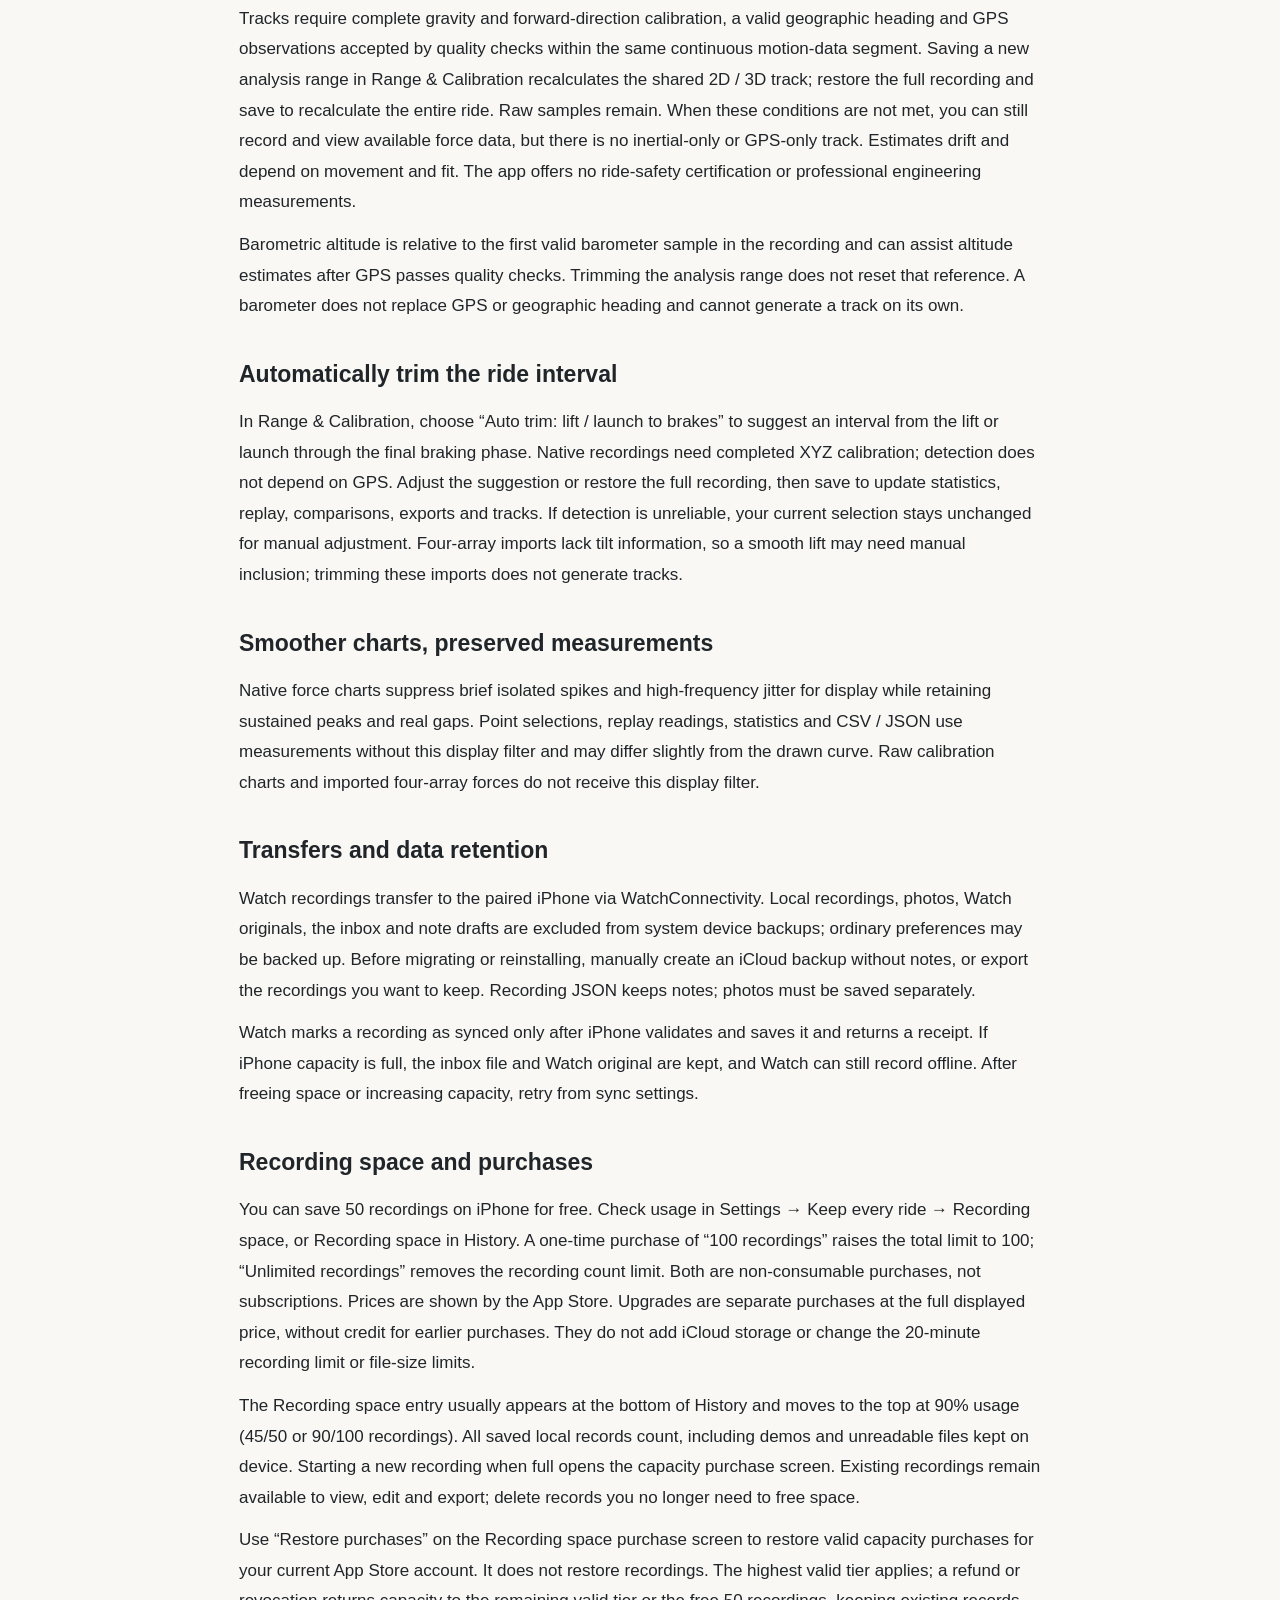
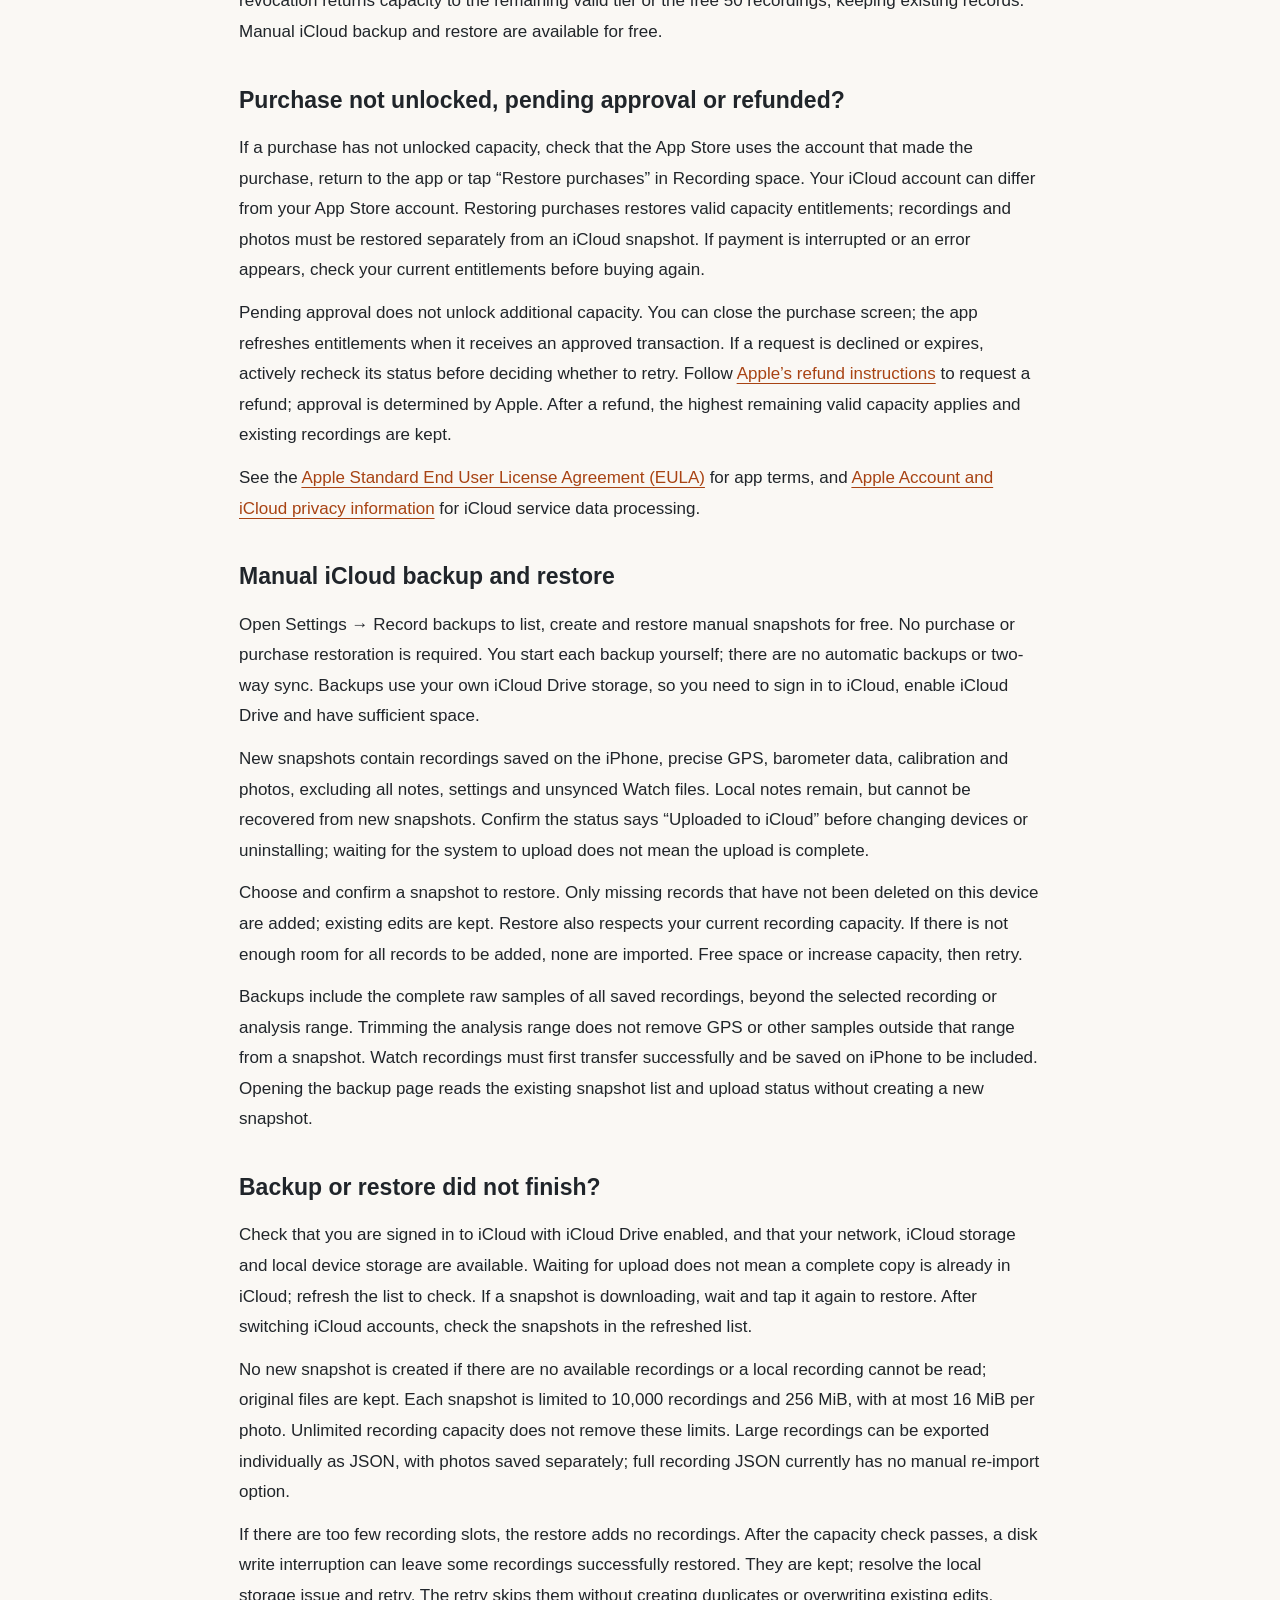
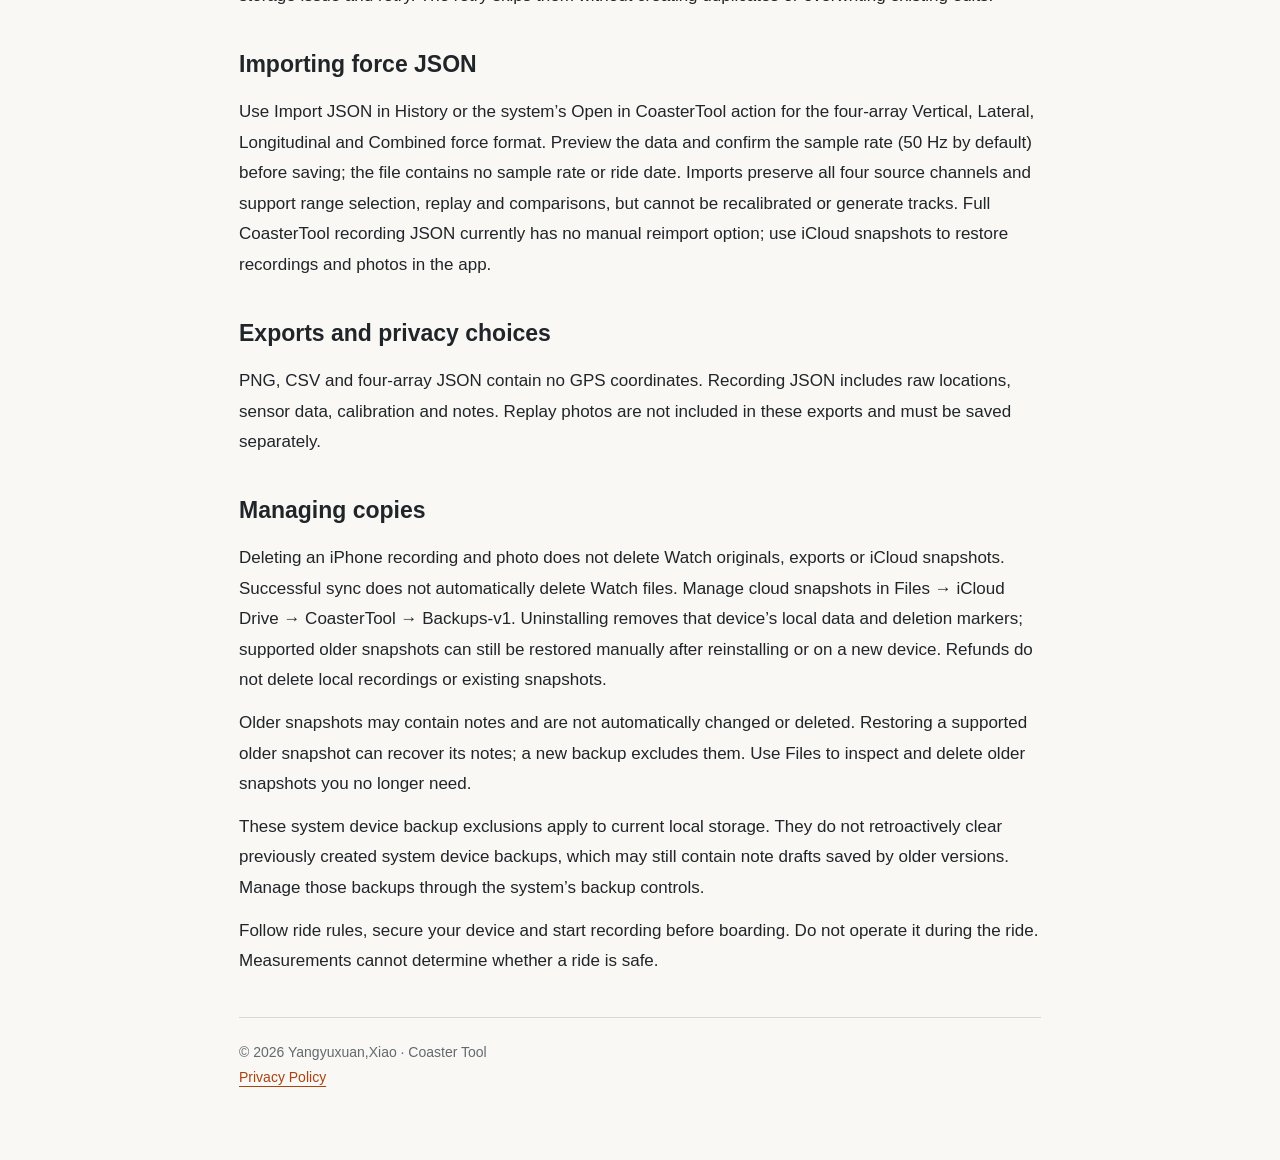
<file: en/index.html>
<!doctype html>
<html lang="en" data-language="en" data-page="index.html" dir="ltr">
<head>
    <meta charset="utf-8">
    <meta name="viewport" content="width=device-width,initial-scale=1">
    <title>Coaster Tool — Support</title>
    <meta name="description" content="Coaster Tool help for recording, capacity purchases and restoration, free manual iCloud backups and data management.">
    <link rel="stylesheet" href="../style.css">
    <link rel="alternate" hreflang="zh-Hans" href="../zh-Hans/index.html">
    <link rel="alternate" hreflang="zh-Hant" href="../zh-Hant/index.html">
    <link rel="alternate" hreflang="en" href="../en/index.html">
    <link rel="alternate" hreflang="fr" href="../fr/index.html">
    <link rel="alternate" hreflang="ja" href="../ja/index.html">
    <link rel="alternate" hreflang="ar" href="../ar/index.html">
    <link rel="alternate" hreflang="x-default" href="../index.html">
    <script src="../language.js" defer></script>
</head>
<body>
<main>
    <nav aria-label="Site navigation">
        <strong>Coaster Tool</strong>
        <a href="index.html" aria-current="page">Support</a>
        <a href="privacy.html">Privacy Policy</a>
    </nav>
    <nav class="language-switcher" aria-label="Choose language">
        <a href="../zh-Hans/index.html" lang="zh-Hans" hreflang="zh-Hans" data-language-link="zh-Hans" dir="ltr">简体中文</a>
        <a href="../zh-Hant/index.html" lang="zh-Hant" hreflang="zh-Hant" data-language-link="zh-Hant" dir="ltr">繁體中文</a>
        <a href="../en/index.html" lang="en" hreflang="en" data-language-link="en" aria-current="true" dir="ltr">English</a>
        <a href="../fr/index.html" lang="fr" hreflang="fr" data-language-link="fr" dir="ltr">Français</a>
        <a href="../ja/index.html" lang="ja" hreflang="ja" data-language-link="ja" dir="ltr">日本語</a>
        <a href="../ar/index.html" lang="ar" hreflang="ar" data-language-link="ar" dir="rtl">العربية</a>
        <button type="button" data-auto-language hidden>Use browser language</button>
    </nav>
    <h1>Record every ride. Relive every moment.</h1>
    <p>Coaster Tool records roller coaster motion on iPhone and Apple Watch. Review force charts, calibration, replay, comparisons and estimated 2D/3D tracks.</p>
    <h2>Need help?</h2>
    <p>Report issues through GitHub Issues or by email using the links below. In your issue or email, include the device model, OS version (iOS/watchOS), app version, a description of the problem, expected and actual results, and specific steps to reproduce it. GitHub Issues are public; whichever method you use, do not include precise locations, private photos or full recordings.</p>
    <p><a href="https://github.com/YangYuXuanXiao/CoasterToolWeb/issues">Contact developer (public issues)</a> · <a href="mailto:xiaoyangyuxuan@126.com">Email feedback: xiaoyangyuxuan@126.com</a></p>
    <h2>Recording with the screen locked</h2>
    <p>Motion permission is needed; location is optional. Start recording in the foreground with location permission to continue on iPhone after locking the screen or switching apps, with the system background location indicator visible. Apple Watch also supports background recording with location permission. Without it, both devices stop and save when entering the background. Each recording is limited to 20 minutes.</p>
    <p>Background recording remains subject to system scheduling and may have gaps or be terminated. Unsaved iPhone recordings may be lost if the app is force-quit or terminated by the system. Missing samples are not fabricated.</p>
    <p>Requires iOS 17 or later and watchOS 10 or later. Live iPhone XYZ readings use uncalibrated device axes; Watch shows raw combined force. Train-axis forces after recording require the corresponding calibration. Pressure and relative altitude are also recorded when the device provides them; other sensors continue recording if a barometer is unavailable.</p>
    <h2>Confirm before stopping</h2>
    <p>Stop confirmation is configured separately for iPhone and Apple Watch and is off by default. When enabled, tapping stop asks for confirmation; otherwise, recording ends immediately. You can also change the Watch preference from Apple Watch settings &amp; sync on iPhone. Offline changes sync when connected, and changes received during recording apply to the next recording. Keep both apps up to date so settings can sync.</p>
    <h2>Explore without a real recording</h2>
    <p>In History, load a demo ride and open its details to explore force charts, replay and tracks. Demo motion data is clearly marked as synthetic, not a real measurement.</p>
    <h2>Calibration and 2D / 3D tracks</h2>
    <p>Tracks require complete gravity and forward-direction calibration, a valid geographic heading and GPS observations accepted by quality checks within the same continuous motion-data segment. Saving a new analysis range in Range &amp; Calibration recalculates the shared 2D / 3D track; restore the full recording and save to recalculate the entire ride. Raw samples remain. When these conditions are not met, you can still record and view available force data, but there is no inertial-only or GPS-only track. Estimates drift and depend on movement and fit. The app offers no ride-safety certification or professional engineering measurements.</p>
    <p>Barometric altitude is relative to the first valid barometer sample in the recording and can assist altitude estimates after GPS passes quality checks. Trimming the analysis range does not reset that reference. A barometer does not replace GPS or geographic heading and cannot generate a track on its own.</p>
    <h2>Automatically trim the ride interval</h2>
    <p>In Range &amp; Calibration, choose “Auto trim: lift / launch to brakes” to suggest an interval from the lift or launch through the final braking phase. Native recordings need completed XYZ calibration; detection does not depend on GPS. Adjust the suggestion or restore the full recording, then save to update statistics, replay, comparisons, exports and tracks. If detection is unreliable, your current selection stays unchanged for manual adjustment. Four-array imports lack tilt information, so a smooth lift may need manual inclusion; trimming these imports does not generate tracks.</p>
    <h2>Smoother charts, preserved measurements</h2>
    <p>Native force charts suppress brief isolated spikes and high-frequency jitter for display while retaining sustained peaks and real gaps. Point selections, replay readings, statistics and CSV / JSON use measurements without this display filter and may differ slightly from the drawn curve. Raw calibration charts and imported four-array forces do not receive this display filter.</p>
    <h2>Transfers and data retention</h2>
    <p>Watch recordings transfer to the paired iPhone via WatchConnectivity. Local recordings, photos, Watch originals, the inbox and note drafts are excluded from system device backups; ordinary preferences may be backed up. Before migrating or reinstalling, manually create an iCloud backup without notes, or export the recordings you want to keep. Recording JSON keeps notes; photos must be saved separately.</p>
    <p>Watch marks a recording as synced only after iPhone validates and saves it and returns a receipt. If iPhone capacity is full, the inbox file and Watch original are kept, and Watch can still record offline. After freeing space or increasing capacity, retry from sync settings.</p>
    <h2>Recording space and purchases</h2>
    <p>You can save 50 recordings on iPhone for free. Check usage in Settings → Keep every ride → Recording space, or Recording space in History. A one-time purchase of “100 recordings” raises the total limit to 100; “Unlimited recordings” removes the recording count limit. Both are non-consumable purchases, not subscriptions. Prices are shown by the App Store. Upgrades are separate purchases at the full displayed price, without credit for earlier purchases. They do not add iCloud storage or change the 20-minute recording limit or file-size limits.</p>
    <p>The Recording space entry usually appears at the bottom of History and moves to the top at 90% usage (45/50 or 90/100 recordings). All saved local records count, including demos and unreadable files kept on device. Starting a new recording when full opens the capacity purchase screen. Existing recordings remain available to view, edit and export; delete records you no longer need to free space.</p>
    <p>Use “Restore purchases” on the Recording space purchase screen to restore valid capacity purchases for your current App Store account. It does not restore recordings. The highest valid tier applies; a refund or revocation returns capacity to the remaining valid tier or the free 50 recordings, keeping existing records. Manual iCloud backup and restore are available for free.</p>
    <h2>Purchase not unlocked, pending approval or refunded?</h2>
    <p>If a purchase has not unlocked capacity, check that the App Store uses the account that made the purchase, return to the app or tap “Restore purchases” in Recording space. Your iCloud account can differ from your App Store account. Restoring purchases restores valid capacity entitlements; recordings and photos must be restored separately from an iCloud snapshot. If payment is interrupted or an error appears, check your current entitlements before buying again.</p>
    <p>Pending approval does not unlock additional capacity. You can close the purchase screen; the app refreshes entitlements when it receives an approved transaction. If a request is declined or expires, actively recheck its status before deciding whether to retry. Follow <a href="https://support.apple.com/en-us/118223">Apple’s refund instructions</a> to request a refund; approval is determined by Apple. After a refund, the highest remaining valid capacity applies and existing recordings are kept.</p>
    <p>See the <a href="https://www.apple.com/legal/internet-services/itunes/dev/stdeula/">Apple Standard End User License Agreement (EULA)</a> for app terms, and <a href="https://www.apple.com/legal/privacy/data/en/apple-id/">Apple Account and iCloud privacy information</a> for iCloud service data processing.</p>
    <h2>Manual iCloud backup and restore</h2>
    <p>Open Settings → Record backups to list, create and restore manual snapshots for free. No purchase or purchase restoration is required. You start each backup yourself; there are no automatic backups or two-way sync. Backups use your own iCloud Drive storage, so you need to sign in to iCloud, enable iCloud Drive and have sufficient space.</p>
    <p>New snapshots contain recordings saved on the iPhone, precise GPS, barometer data, calibration and photos, excluding all notes, settings and unsynced Watch files. Local notes remain, but cannot be recovered from new snapshots. Confirm the status says “Uploaded to iCloud” before changing devices or uninstalling; waiting for the system to upload does not mean the upload is complete.</p>
    <p>Choose and confirm a snapshot to restore. Only missing records that have not been deleted on this device are added; existing edits are kept. Restore also respects your current recording capacity. If there is not enough room for all records to be added, none are imported. Free space or increase capacity, then retry.</p>
    <p>Backups include the complete raw samples of all saved recordings, beyond the selected recording or analysis range. Trimming the analysis range does not remove GPS or other samples outside that range from a snapshot. Watch recordings must first transfer successfully and be saved on iPhone to be included. Opening the backup page reads the existing snapshot list and upload status without creating a new snapshot.</p>
    <h2>Backup or restore did not finish?</h2>
    <p>Check that you are signed in to iCloud with iCloud Drive enabled, and that your network, iCloud storage and local device storage are available. Waiting for upload does not mean a complete copy is already in iCloud; refresh the list to check. If a snapshot is downloading, wait and tap it again to restore. After switching iCloud accounts, check the snapshots in the refreshed list.</p>
    <p>No new snapshot is created if there are no available recordings or a local recording cannot be read; original files are kept. Each snapshot is limited to 10,000 recordings and 256 MiB, with at most 16 MiB per photo. Unlimited recording capacity does not remove these limits. Large recordings can be exported individually as JSON, with photos saved separately; full recording JSON currently has no manual re-import option.</p>
    <p>If there are too few recording slots, the restore adds no recordings. After the capacity check passes, a disk write interruption can leave some recordings successfully restored. They are kept; resolve the local storage issue and retry. The retry skips them without creating duplicates or overwriting existing edits.</p>
    <h2>Importing force JSON</h2>
    <p>Use Import JSON in History or the system’s Open in CoasterTool action for the four-array Vertical, Lateral, Longitudinal and Combined force format. Preview the data and confirm the sample rate (50 Hz by default) before saving; the file contains no sample rate or ride date. Imports preserve all four source channels and support range selection, replay and comparisons, but cannot be recalibrated or generate tracks. Full CoasterTool recording JSON currently has no manual reimport option; use iCloud snapshots to restore recordings and photos in the app.</p>
    <h2>Exports and privacy choices</h2>
    <p>PNG, CSV and four-array JSON contain no GPS coordinates. Recording JSON includes raw locations, sensor data, calibration and notes. Replay photos are not included in these exports and must be saved separately.</p>
    <h2>Managing copies</h2>
    <p>Deleting an iPhone recording and photo does not delete Watch originals, exports or iCloud snapshots. Successful sync does not automatically delete Watch files. Manage cloud snapshots in Files → iCloud Drive → CoasterTool → Backups-v1. Uninstalling removes that device’s local data and deletion markers; supported older snapshots can still be restored manually after reinstalling or on a new device. Refunds do not delete local recordings or existing snapshots.</p>
    <p>Older snapshots may contain notes and are not automatically changed or deleted. Restoring a supported older snapshot can recover its notes; a new backup excludes them. Use Files to inspect and delete older snapshots you no longer need.</p>
    <p>These system device backup exclusions apply to current local storage. They do not retroactively clear previously created system device backups, which may still contain note drafts saved by older versions. Manage those backups through the system’s backup controls.</p>
    <p>Follow ride rules, secure your device and start recording before boarding. Do not operate it during the ride. Measurements cannot determine whether a ride is safe.</p>
    <footer>© 2026 Yangyuxuan,Xiao · Coaster Tool<br><a href="privacy.html">Privacy Policy</a></footer>
</main>
</body>
</html>
</file>
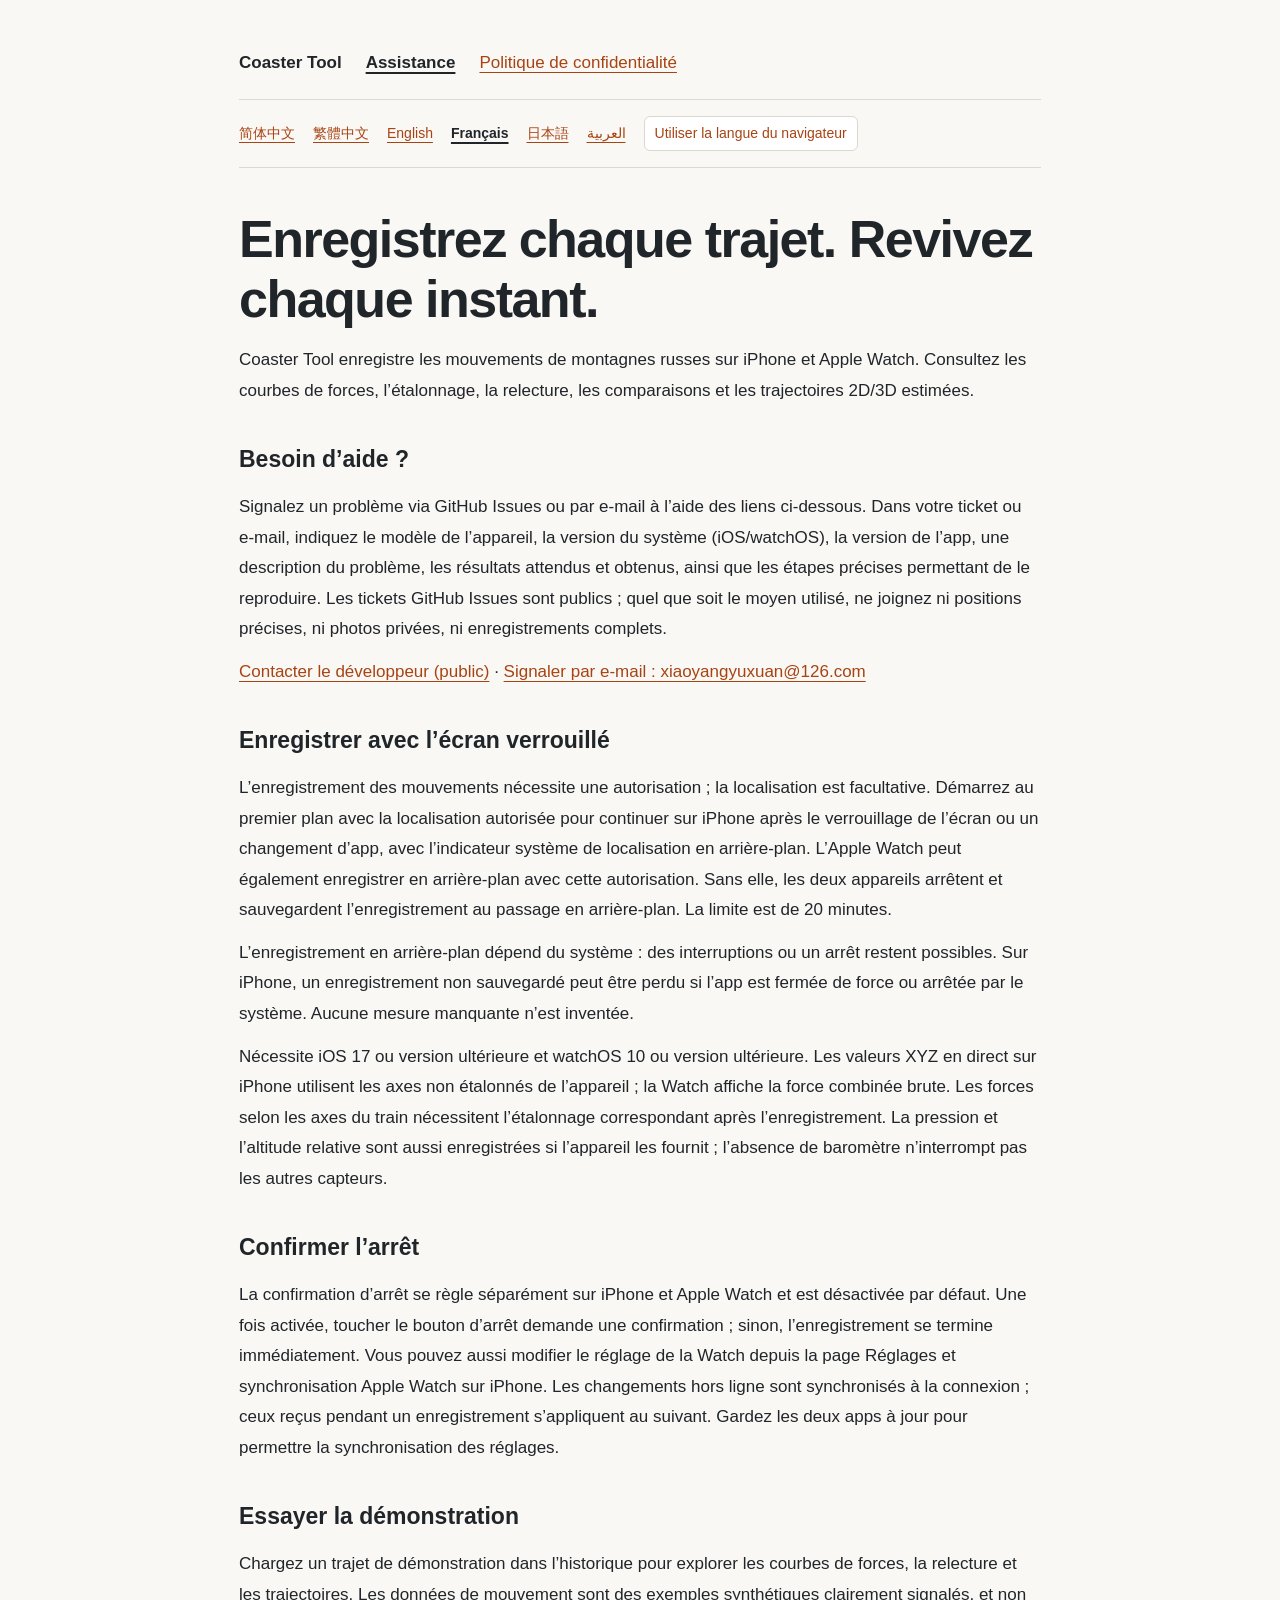
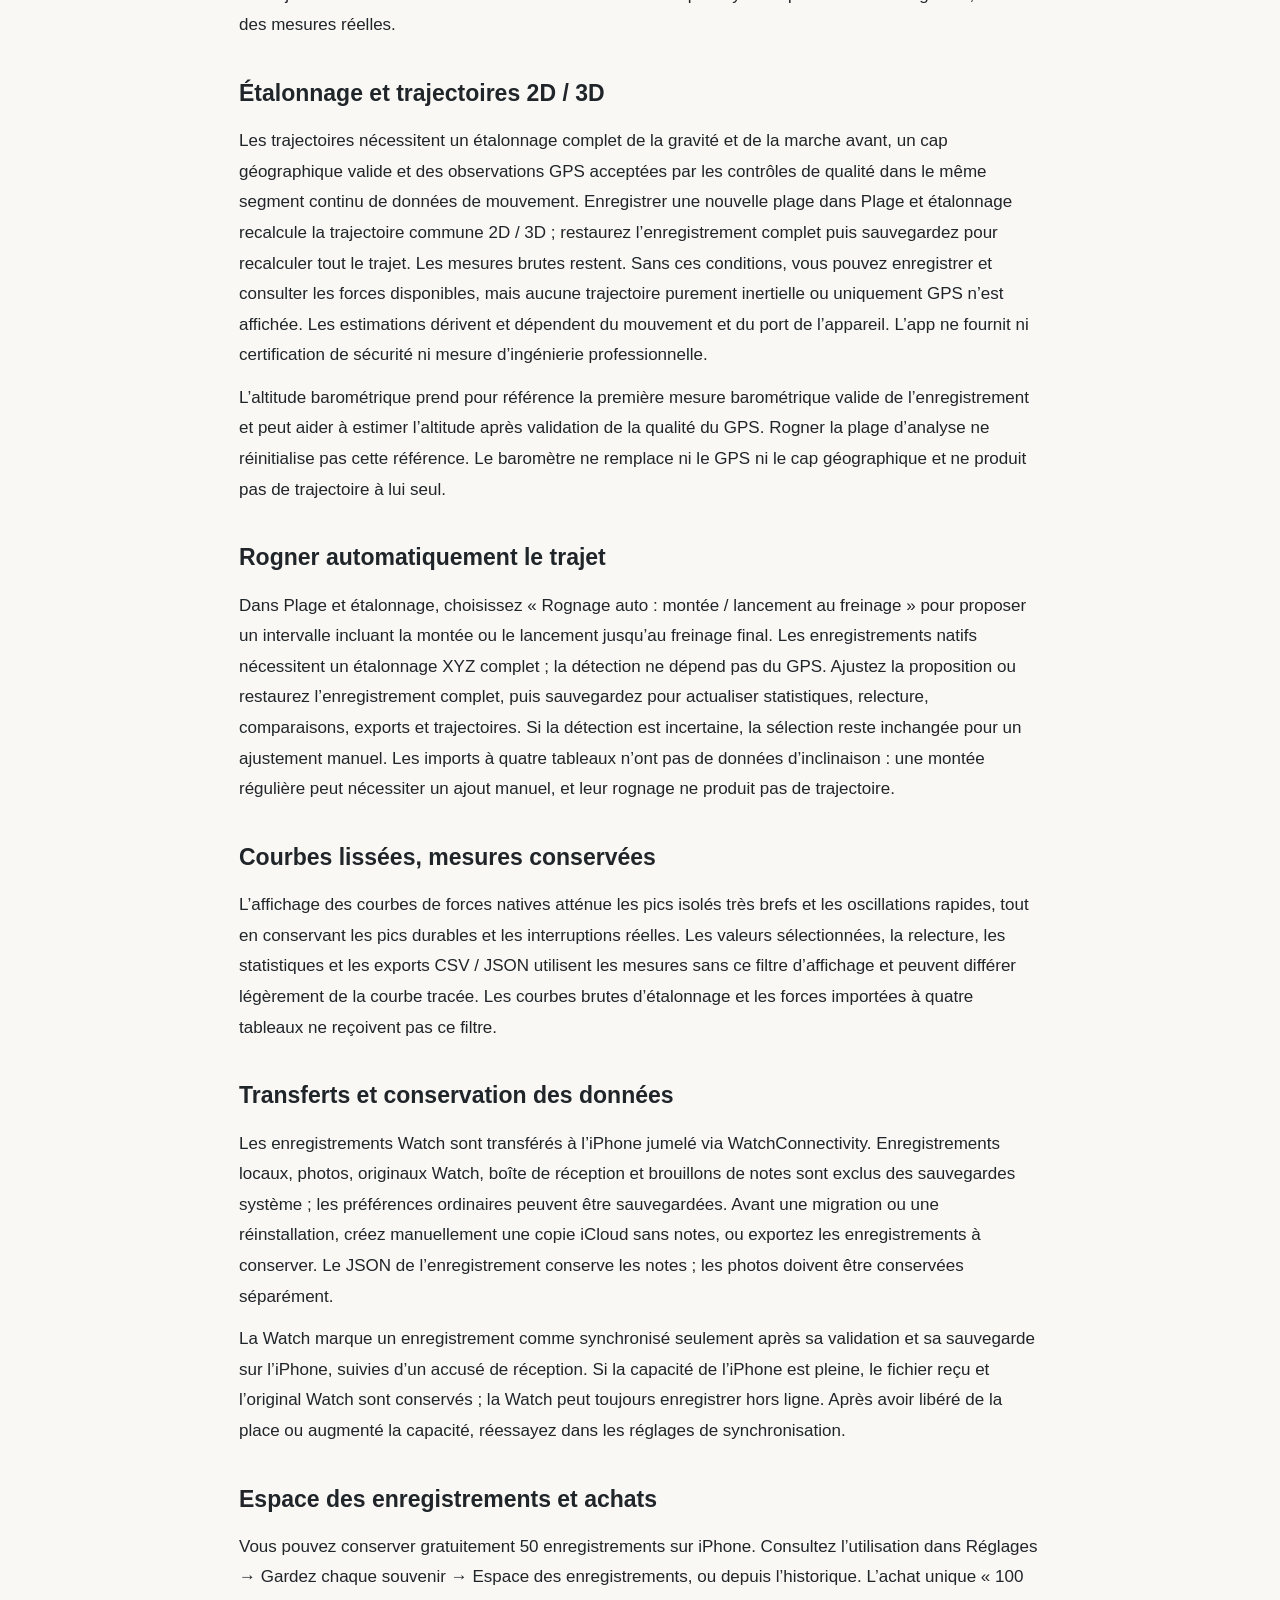
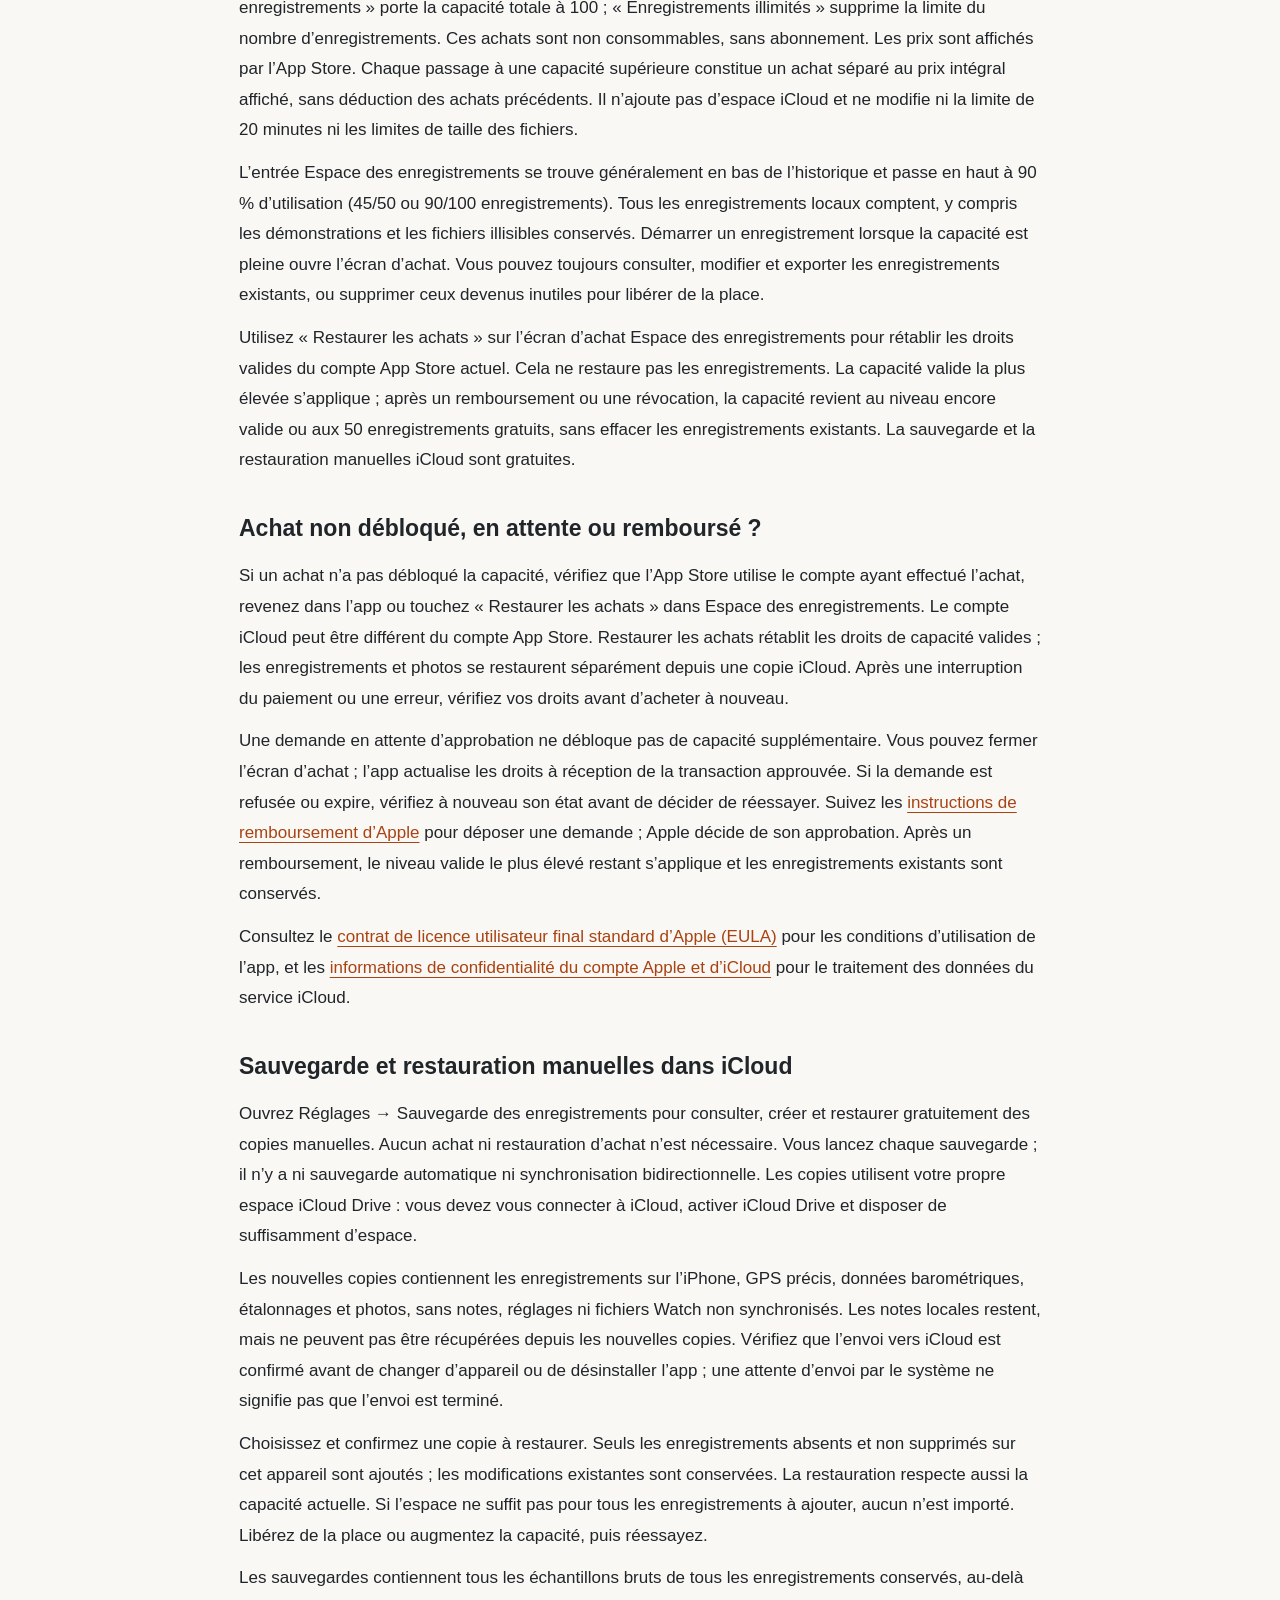
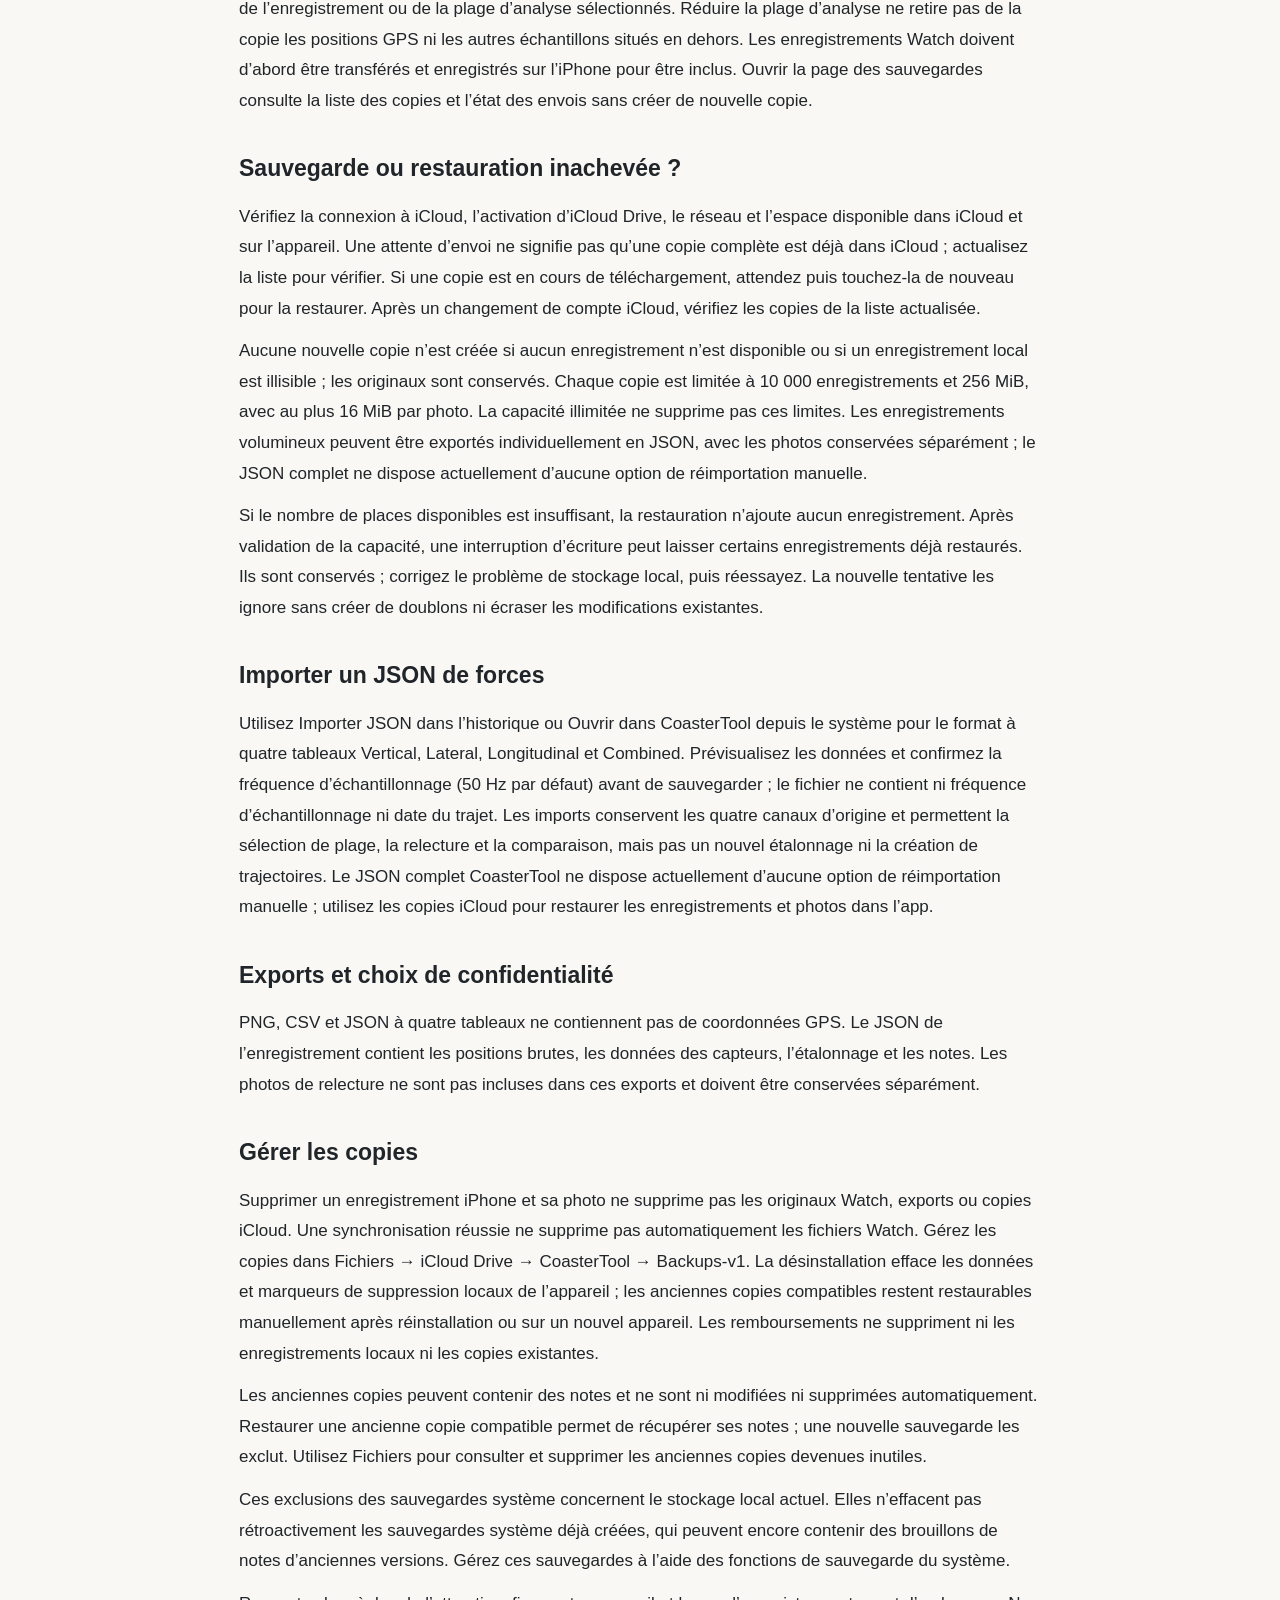
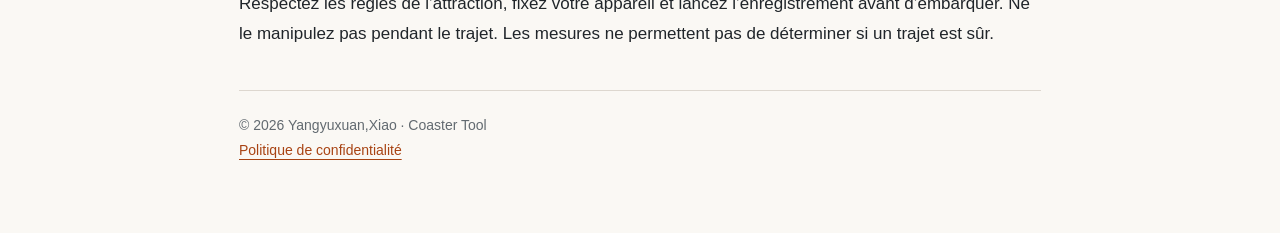
<file: fr/index.html>
<!doctype html>
<html lang="fr" data-language="fr" data-page="index.html" dir="ltr">
<head>
    <meta charset="utf-8">
    <meta name="viewport" content="width=device-width,initial-scale=1">
    <title>Coaster Tool — Assistance</title>
    <meta name="description" content="Aide Coaster Tool : enregistrement, achats et restauration de capacité, sauvegardes iCloud manuelles gratuites et gestion des données.">
    <link rel="stylesheet" href="../style.css">
    <link rel="alternate" hreflang="zh-Hans" href="../zh-Hans/index.html">
    <link rel="alternate" hreflang="zh-Hant" href="../zh-Hant/index.html">
    <link rel="alternate" hreflang="en" href="../en/index.html">
    <link rel="alternate" hreflang="fr" href="../fr/index.html">
    <link rel="alternate" hreflang="ja" href="../ja/index.html">
    <link rel="alternate" hreflang="ar" href="../ar/index.html">
    <link rel="alternate" hreflang="x-default" href="../index.html">
    <script src="../language.js" defer></script>
</head>
<body>
<main>
    <nav aria-label="Navigation du site">
        <strong>Coaster Tool</strong>
        <a href="index.html" aria-current="page">Assistance</a>
        <a href="privacy.html">Politique de confidentialité</a>
    </nav>
    <nav class="language-switcher" aria-label="Choisir la langue">
        <a href="../zh-Hans/index.html" lang="zh-Hans" hreflang="zh-Hans" data-language-link="zh-Hans" dir="ltr">简体中文</a>
        <a href="../zh-Hant/index.html" lang="zh-Hant" hreflang="zh-Hant" data-language-link="zh-Hant" dir="ltr">繁體中文</a>
        <a href="../en/index.html" lang="en" hreflang="en" data-language-link="en" dir="ltr">English</a>
        <a href="../fr/index.html" lang="fr" hreflang="fr" data-language-link="fr" aria-current="true" dir="ltr">Français</a>
        <a href="../ja/index.html" lang="ja" hreflang="ja" data-language-link="ja" dir="ltr">日本語</a>
        <a href="../ar/index.html" lang="ar" hreflang="ar" data-language-link="ar" dir="rtl">العربية</a>
        <button type="button" data-auto-language hidden>Utiliser la langue du navigateur</button>
    </nav>
    <h1>Enregistrez chaque trajet. Revivez chaque instant.</h1>
    <p>Coaster Tool enregistre les mouvements de montagnes russes sur iPhone et Apple Watch. Consultez les courbes de forces, l’étalonnage, la relecture, les comparaisons et les trajectoires 2D/3D estimées.</p>
    <h2>Besoin d’aide ?</h2>
    <p>Signalez un problème via GitHub Issues ou par e-mail à l’aide des liens ci-dessous. Dans votre ticket ou e-mail, indiquez le modèle de l’appareil, la version du système (iOS/watchOS), la version de l’app, une description du problème, les résultats attendus et obtenus, ainsi que les étapes précises permettant de le reproduire. Les tickets GitHub Issues sont publics ; quel que soit le moyen utilisé, ne joignez ni positions précises, ni photos privées, ni enregistrements complets.</p>
    <p><a href="https://github.com/YangYuXuanXiao/CoasterToolWeb/issues">Contacter le développeur (public)</a> · <a href="mailto:xiaoyangyuxuan@126.com">Signaler par e-mail : xiaoyangyuxuan@126.com</a></p>
    <h2>Enregistrer avec l’écran verrouillé</h2>
    <p>L’enregistrement des mouvements nécessite une autorisation ; la localisation est facultative. Démarrez au premier plan avec la localisation autorisée pour continuer sur iPhone après le verrouillage de l’écran ou un changement d’app, avec l’indicateur système de localisation en arrière-plan. L’Apple Watch peut également enregistrer en arrière-plan avec cette autorisation. Sans elle, les deux appareils arrêtent et sauvegardent l’enregistrement au passage en arrière-plan. La limite est de 20 minutes.</p>
    <p>L’enregistrement en arrière-plan dépend du système : des interruptions ou un arrêt restent possibles. Sur iPhone, un enregistrement non sauvegardé peut être perdu si l’app est fermée de force ou arrêtée par le système. Aucune mesure manquante n’est inventée.</p>
    <p>Nécessite iOS 17 ou version ultérieure et watchOS 10 ou version ultérieure. Les valeurs XYZ en direct sur iPhone utilisent les axes non étalonnés de l’appareil ; la Watch affiche la force combinée brute. Les forces selon les axes du train nécessitent l’étalonnage correspondant après l’enregistrement. La pression et l’altitude relative sont aussi enregistrées si l’appareil les fournit ; l’absence de baromètre n’interrompt pas les autres capteurs.</p>
    <h2>Confirmer l’arrêt</h2>
    <p>La confirmation d’arrêt se règle séparément sur iPhone et Apple Watch et est désactivée par défaut. Une fois activée, toucher le bouton d’arrêt demande une confirmation ; sinon, l’enregistrement se termine immédiatement. Vous pouvez aussi modifier le réglage de la Watch depuis la page Réglages et synchronisation Apple Watch sur iPhone. Les changements hors ligne sont synchronisés à la connexion ; ceux reçus pendant un enregistrement s’appliquent au suivant. Gardez les deux apps à jour pour permettre la synchronisation des réglages.</p>
    <h2>Essayer la démonstration</h2>
    <p>Chargez un trajet de démonstration dans l’historique pour explorer les courbes de forces, la relecture et les trajectoires. Les données de mouvement sont des exemples synthétiques clairement signalés, et non des mesures réelles.</p>
    <h2>Étalonnage et trajectoires 2D / 3D</h2>
    <p>Les trajectoires nécessitent un étalonnage complet de la gravité et de la marche avant, un cap géographique valide et des observations GPS acceptées par les contrôles de qualité dans le même segment continu de données de mouvement. Enregistrer une nouvelle plage dans Plage et étalonnage recalcule la trajectoire commune 2D / 3D ; restaurez l’enregistrement complet puis sauvegardez pour recalculer tout le trajet. Les mesures brutes restent. Sans ces conditions, vous pouvez enregistrer et consulter les forces disponibles, mais aucune trajectoire purement inertielle ou uniquement GPS n’est affichée. Les estimations dérivent et dépendent du mouvement et du port de l’appareil. L’app ne fournit ni certification de sécurité ni mesure d’ingénierie professionnelle.</p>
    <p>L’altitude barométrique prend pour référence la première mesure barométrique valide de l’enregistrement et peut aider à estimer l’altitude après validation de la qualité du GPS. Rogner la plage d’analyse ne réinitialise pas cette référence. Le baromètre ne remplace ni le GPS ni le cap géographique et ne produit pas de trajectoire à lui seul.</p>
    <h2>Rogner automatiquement le trajet</h2>
    <p>Dans Plage et étalonnage, choisissez « Rognage auto : montée / lancement au freinage » pour proposer un intervalle incluant la montée ou le lancement jusqu’au freinage final. Les enregistrements natifs nécessitent un étalonnage XYZ complet ; la détection ne dépend pas du GPS. Ajustez la proposition ou restaurez l’enregistrement complet, puis sauvegardez pour actualiser statistiques, relecture, comparaisons, exports et trajectoires. Si la détection est incertaine, la sélection reste inchangée pour un ajustement manuel. Les imports à quatre tableaux n’ont pas de données d’inclinaison : une montée régulière peut nécessiter un ajout manuel, et leur rognage ne produit pas de trajectoire.</p>
    <h2>Courbes lissées, mesures conservées</h2>
    <p>L’affichage des courbes de forces natives atténue les pics isolés très brefs et les oscillations rapides, tout en conservant les pics durables et les interruptions réelles. Les valeurs sélectionnées, la relecture, les statistiques et les exports CSV / JSON utilisent les mesures sans ce filtre d’affichage et peuvent différer légèrement de la courbe tracée. Les courbes brutes d’étalonnage et les forces importées à quatre tableaux ne reçoivent pas ce filtre.</p>
    <h2>Transferts et conservation des données</h2>
    <p>Les enregistrements Watch sont transférés à l’iPhone jumelé via WatchConnectivity. Enregistrements locaux, photos, originaux Watch, boîte de réception et brouillons de notes sont exclus des sauvegardes système ; les préférences ordinaires peuvent être sauvegardées. Avant une migration ou une réinstallation, créez manuellement une copie iCloud sans notes, ou exportez les enregistrements à conserver. Le JSON de l’enregistrement conserve les notes ; les photos doivent être conservées séparément.</p>
    <p>La Watch marque un enregistrement comme synchronisé seulement après sa validation et sa sauvegarde sur l’iPhone, suivies d’un accusé de réception. Si la capacité de l’iPhone est pleine, le fichier reçu et l’original Watch sont conservés ; la Watch peut toujours enregistrer hors ligne. Après avoir libéré de la place ou augmenté la capacité, réessayez dans les réglages de synchronisation.</p>
    <h2>Espace des enregistrements et achats</h2>
    <p>Vous pouvez conserver gratuitement 50 enregistrements sur iPhone. Consultez l’utilisation dans Réglages → Gardez chaque souvenir → Espace des enregistrements, ou depuis l’historique. L’achat unique « 100 enregistrements » porte la capacité totale à 100 ; « Enregistrements illimités » supprime la limite du nombre d’enregistrements. Ces achats sont non consommables, sans abonnement. Les prix sont affichés par l’App Store. Chaque passage à une capacité supérieure constitue un achat séparé au prix intégral affiché, sans déduction des achats précédents. Il n’ajoute pas d’espace iCloud et ne modifie ni la limite de 20 minutes ni les limites de taille des fichiers.</p>
    <p>L’entrée Espace des enregistrements se trouve généralement en bas de l’historique et passe en haut à 90 % d’utilisation (45/50 ou 90/100 enregistrements). Tous les enregistrements locaux comptent, y compris les démonstrations et les fichiers illisibles conservés. Démarrer un enregistrement lorsque la capacité est pleine ouvre l’écran d’achat. Vous pouvez toujours consulter, modifier et exporter les enregistrements existants, ou supprimer ceux devenus inutiles pour libérer de la place.</p>
    <p>Utilisez « Restaurer les achats » sur l’écran d’achat Espace des enregistrements pour rétablir les droits valides du compte App Store actuel. Cela ne restaure pas les enregistrements. La capacité valide la plus élevée s’applique ; après un remboursement ou une révocation, la capacité revient au niveau encore valide ou aux 50 enregistrements gratuits, sans effacer les enregistrements existants. La sauvegarde et la restauration manuelles iCloud sont gratuites.</p>
    <h2>Achat non débloqué, en attente ou remboursé ?</h2>
    <p>Si un achat n’a pas débloqué la capacité, vérifiez que l’App Store utilise le compte ayant effectué l’achat, revenez dans l’app ou touchez « Restaurer les achats » dans Espace des enregistrements. Le compte iCloud peut être différent du compte App Store. Restaurer les achats rétablit les droits de capacité valides ; les enregistrements et photos se restaurent séparément depuis une copie iCloud. Après une interruption du paiement ou une erreur, vérifiez vos droits avant d’acheter à nouveau.</p>
    <p>Une demande en attente d’approbation ne débloque pas de capacité supplémentaire. Vous pouvez fermer l’écran d’achat ; l’app actualise les droits à réception de la transaction approuvée. Si la demande est refusée ou expire, vérifiez à nouveau son état avant de décider de réessayer. Suivez les <a href="https://support.apple.com/en-us/118223">instructions de remboursement d’Apple</a> pour déposer une demande ; Apple décide de son approbation. Après un remboursement, le niveau valide le plus élevé restant s’applique et les enregistrements existants sont conservés.</p>
    <p>Consultez le <a href="https://www.apple.com/legal/internet-services/itunes/dev/stdeula/">contrat de licence utilisateur final standard d’Apple (EULA)</a> pour les conditions d’utilisation de l’app, et les <a href="https://www.apple.com/legal/privacy/data/en/apple-id/">informations de confidentialité du compte Apple et d’iCloud</a> pour le traitement des données du service iCloud.</p>
    <h2>Sauvegarde et restauration manuelles dans iCloud</h2>
    <p>Ouvrez Réglages → Sauvegarde des enregistrements pour consulter, créer et restaurer gratuitement des copies manuelles. Aucun achat ni restauration d’achat n’est nécessaire. Vous lancez chaque sauvegarde ; il n’y a ni sauvegarde automatique ni synchronisation bidirectionnelle. Les copies utilisent votre propre espace iCloud Drive : vous devez vous connecter à iCloud, activer iCloud Drive et disposer de suffisamment d’espace.</p>
    <p>Les nouvelles copies contiennent les enregistrements sur l’iPhone, GPS précis, données barométriques, étalonnages et photos, sans notes, réglages ni fichiers Watch non synchronisés. Les notes locales restent, mais ne peuvent pas être récupérées depuis les nouvelles copies. Vérifiez que l’envoi vers iCloud est confirmé avant de changer d’appareil ou de désinstaller l’app ; une attente d’envoi par le système ne signifie pas que l’envoi est terminé.</p>
    <p>Choisissez et confirmez une copie à restaurer. Seuls les enregistrements absents et non supprimés sur cet appareil sont ajoutés ; les modifications existantes sont conservées. La restauration respecte aussi la capacité actuelle. Si l’espace ne suffit pas pour tous les enregistrements à ajouter, aucun n’est importé. Libérez de la place ou augmentez la capacité, puis réessayez.</p>
    <p>Les sauvegardes contiennent tous les échantillons bruts de tous les enregistrements conservés, au-delà de l’enregistrement ou de la plage d’analyse sélectionnés. Réduire la plage d’analyse ne retire pas de la copie les positions GPS ni les autres échantillons situés en dehors. Les enregistrements Watch doivent d’abord être transférés et enregistrés sur l’iPhone pour être inclus. Ouvrir la page des sauvegardes consulte la liste des copies et l’état des envois sans créer de nouvelle copie.</p>
    <h2>Sauvegarde ou restauration inachevée ?</h2>
    <p>Vérifiez la connexion à iCloud, l’activation d’iCloud Drive, le réseau et l’espace disponible dans iCloud et sur l’appareil. Une attente d’envoi ne signifie pas qu’une copie complète est déjà dans iCloud ; actualisez la liste pour vérifier. Si une copie est en cours de téléchargement, attendez puis touchez-la de nouveau pour la restaurer. Après un changement de compte iCloud, vérifiez les copies de la liste actualisée.</p>
    <p>Aucune nouvelle copie n’est créée si aucun enregistrement n’est disponible ou si un enregistrement local est illisible ; les originaux sont conservés. Chaque copie est limitée à 10 000 enregistrements et 256 MiB, avec au plus 16 MiB par photo. La capacité illimitée ne supprime pas ces limites. Les enregistrements volumineux peuvent être exportés individuellement en JSON, avec les photos conservées séparément ; le JSON complet ne dispose actuellement d’aucune option de réimportation manuelle.</p>
    <p>Si le nombre de places disponibles est insuffisant, la restauration n’ajoute aucun enregistrement. Après validation de la capacité, une interruption d’écriture peut laisser certains enregistrements déjà restaurés. Ils sont conservés ; corrigez le problème de stockage local, puis réessayez. La nouvelle tentative les ignore sans créer de doublons ni écraser les modifications existantes.</p>
    <h2>Importer un JSON de forces</h2>
    <p>Utilisez Importer JSON dans l’historique ou Ouvrir dans CoasterTool depuis le système pour le format à quatre tableaux Vertical, Lateral, Longitudinal et Combined. Prévisualisez les données et confirmez la fréquence d’échantillonnage (50 Hz par défaut) avant de sauvegarder ; le fichier ne contient ni fréquence d’échantillonnage ni date du trajet. Les imports conservent les quatre canaux d’origine et permettent la sélection de plage, la relecture et la comparaison, mais pas un nouvel étalonnage ni la création de trajectoires. Le JSON complet CoasterTool ne dispose actuellement d’aucune option de réimportation manuelle ; utilisez les copies iCloud pour restaurer les enregistrements et photos dans l’app.</p>
    <h2>Exports et choix de confidentialité</h2>
    <p>PNG, CSV et JSON à quatre tableaux ne contiennent pas de coordonnées GPS. Le JSON de l’enregistrement contient les positions brutes, les données des capteurs, l’étalonnage et les notes. Les photos de relecture ne sont pas incluses dans ces exports et doivent être conservées séparément.</p>
    <h2>Gérer les copies</h2>
    <p>Supprimer un enregistrement iPhone et sa photo ne supprime pas les originaux Watch, exports ou copies iCloud. Une synchronisation réussie ne supprime pas automatiquement les fichiers Watch. Gérez les copies dans Fichiers → iCloud Drive → CoasterTool → Backups-v1. La désinstallation efface les données et marqueurs de suppression locaux de l’appareil ; les anciennes copies compatibles restent restaurables manuellement après réinstallation ou sur un nouvel appareil. Les remboursements ne suppriment ni les enregistrements locaux ni les copies existantes.</p>
    <p>Les anciennes copies peuvent contenir des notes et ne sont ni modifiées ni supprimées automatiquement. Restaurer une ancienne copie compatible permet de récupérer ses notes ; une nouvelle sauvegarde les exclut. Utilisez Fichiers pour consulter et supprimer les anciennes copies devenues inutiles.</p>
    <p>Ces exclusions des sauvegardes système concernent le stockage local actuel. Elles n’effacent pas rétroactivement les sauvegardes système déjà créées, qui peuvent encore contenir des brouillons de notes d’anciennes versions. Gérez ces sauvegardes à l’aide des fonctions de sauvegarde du système.</p>
    <p>Respectez les règles de l’attraction, fixez votre appareil et lancez l’enregistrement avant d’embarquer. Ne le manipulez pas pendant le trajet. Les mesures ne permettent pas de déterminer si un trajet est sûr.</p>
    <footer>© 2026 Yangyuxuan,Xiao · Coaster Tool<br><a href="privacy.html">Politique de confidentialité</a></footer>
</main>
</body>
</html>
</file>
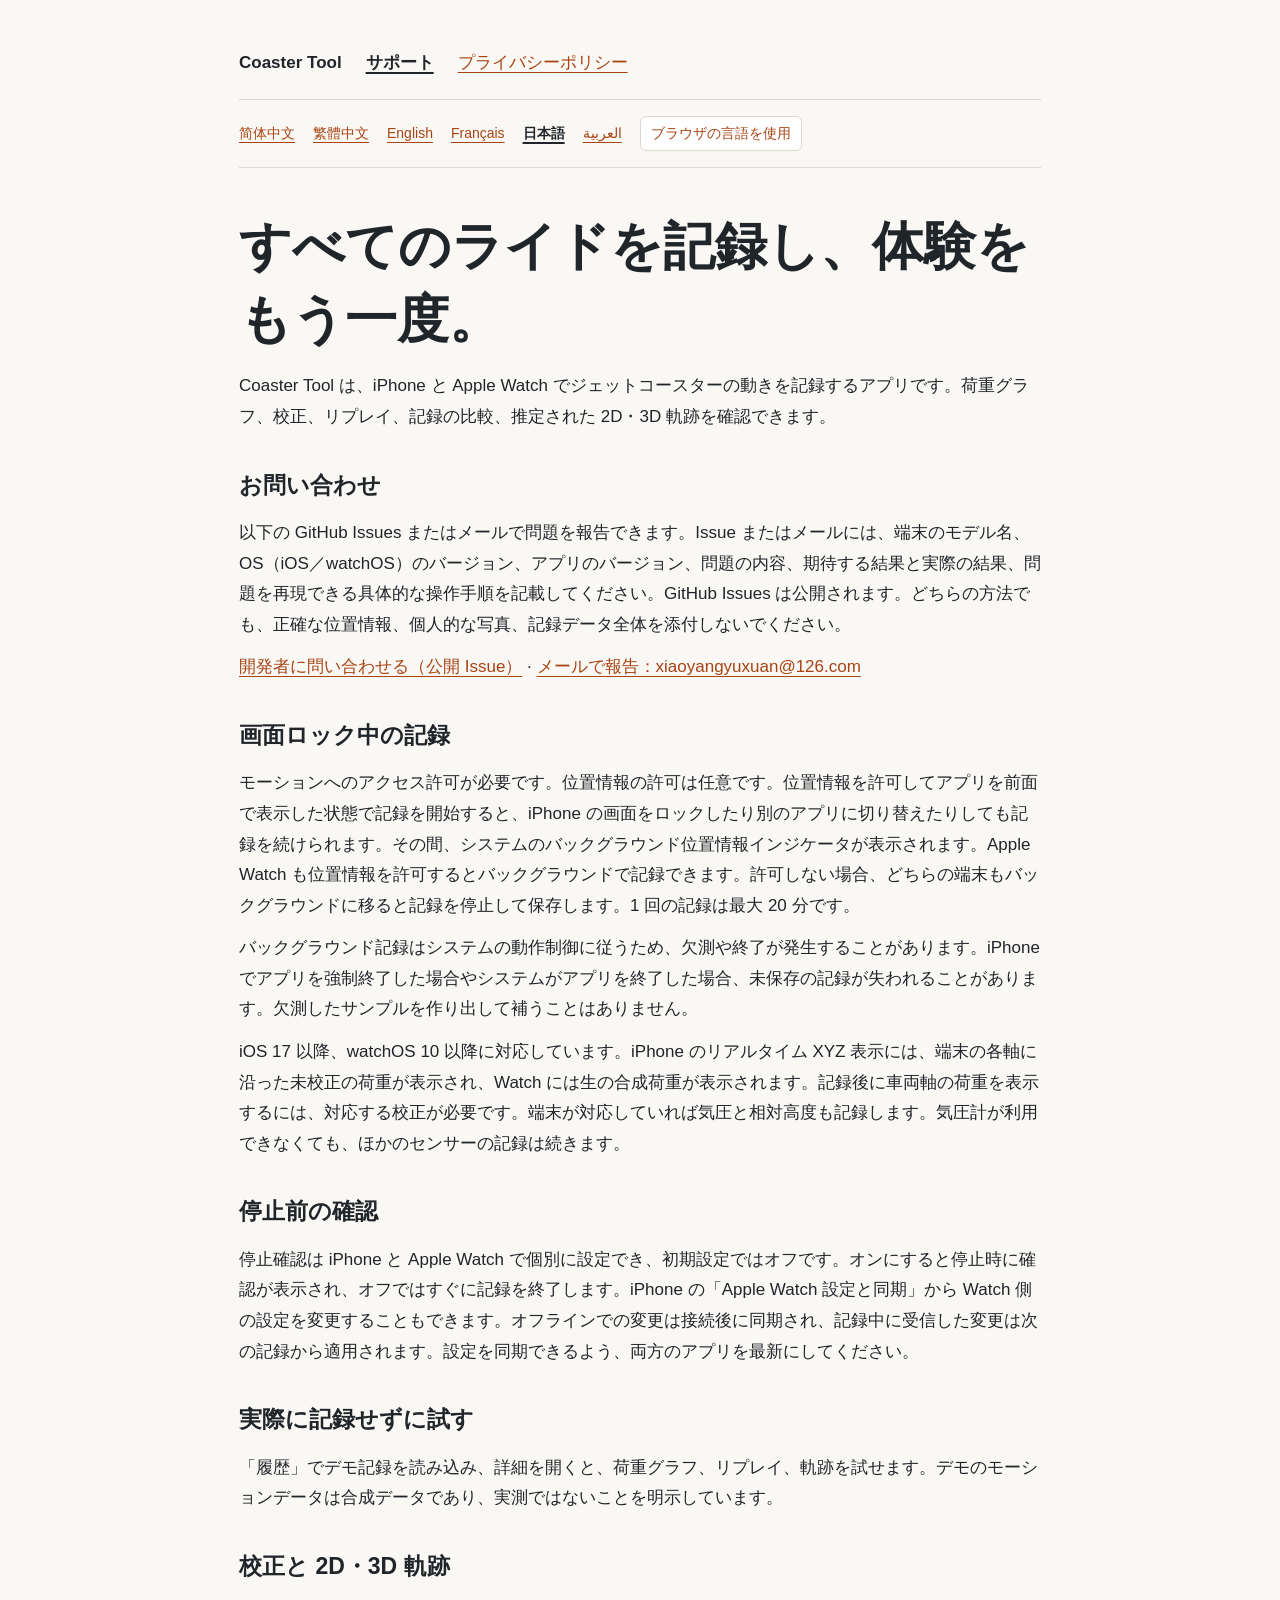
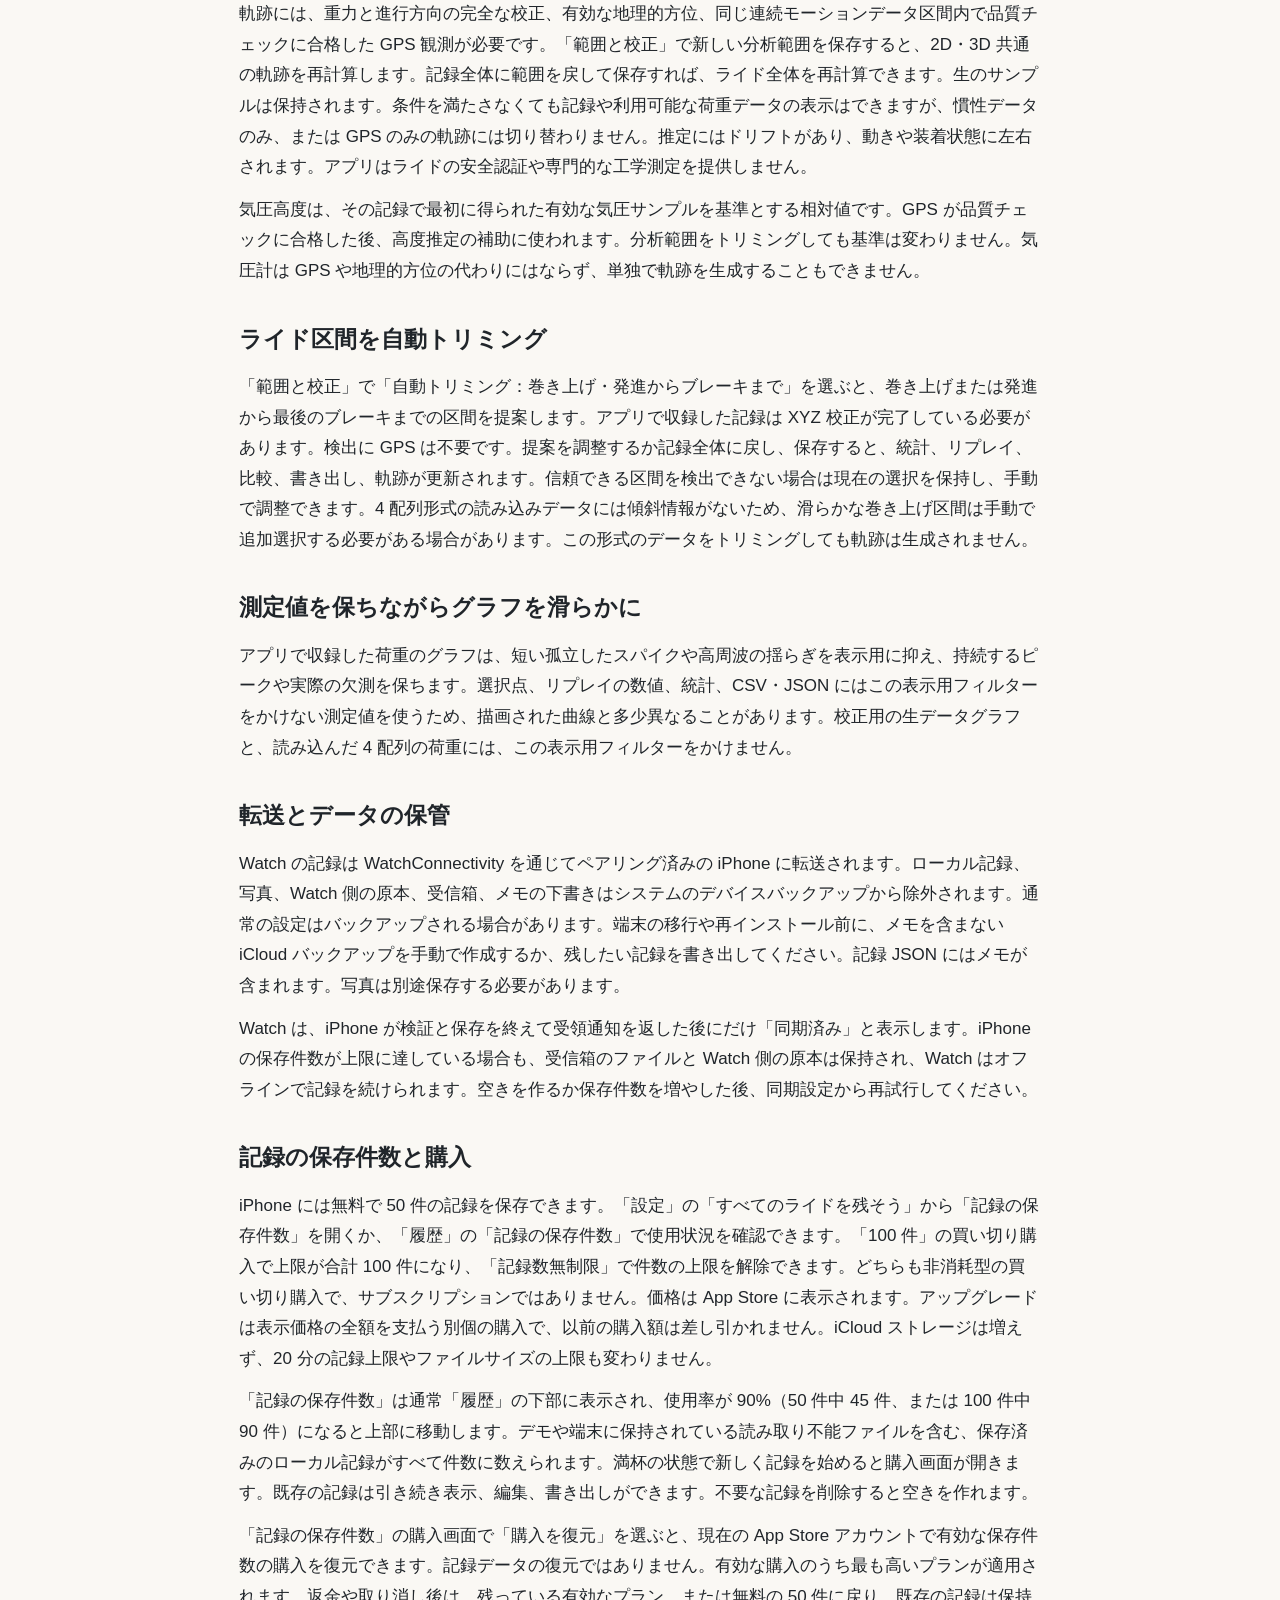
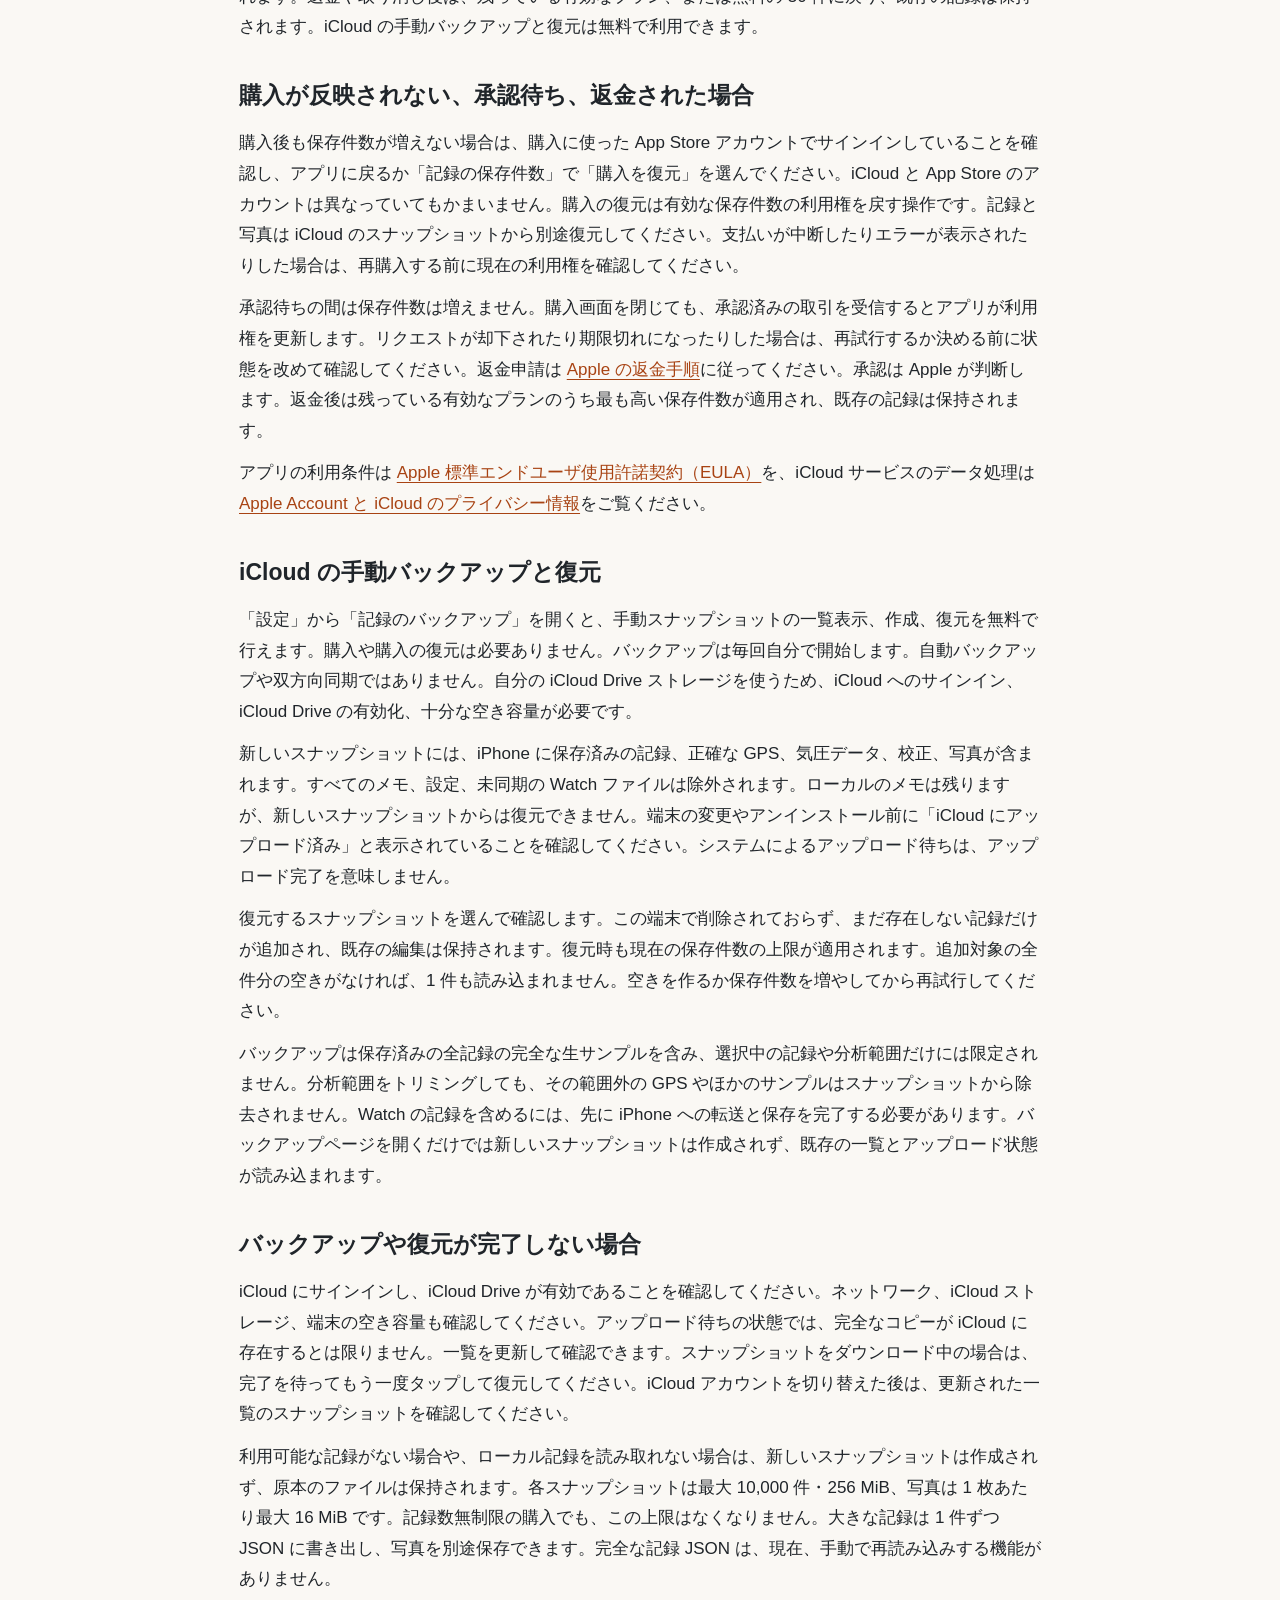
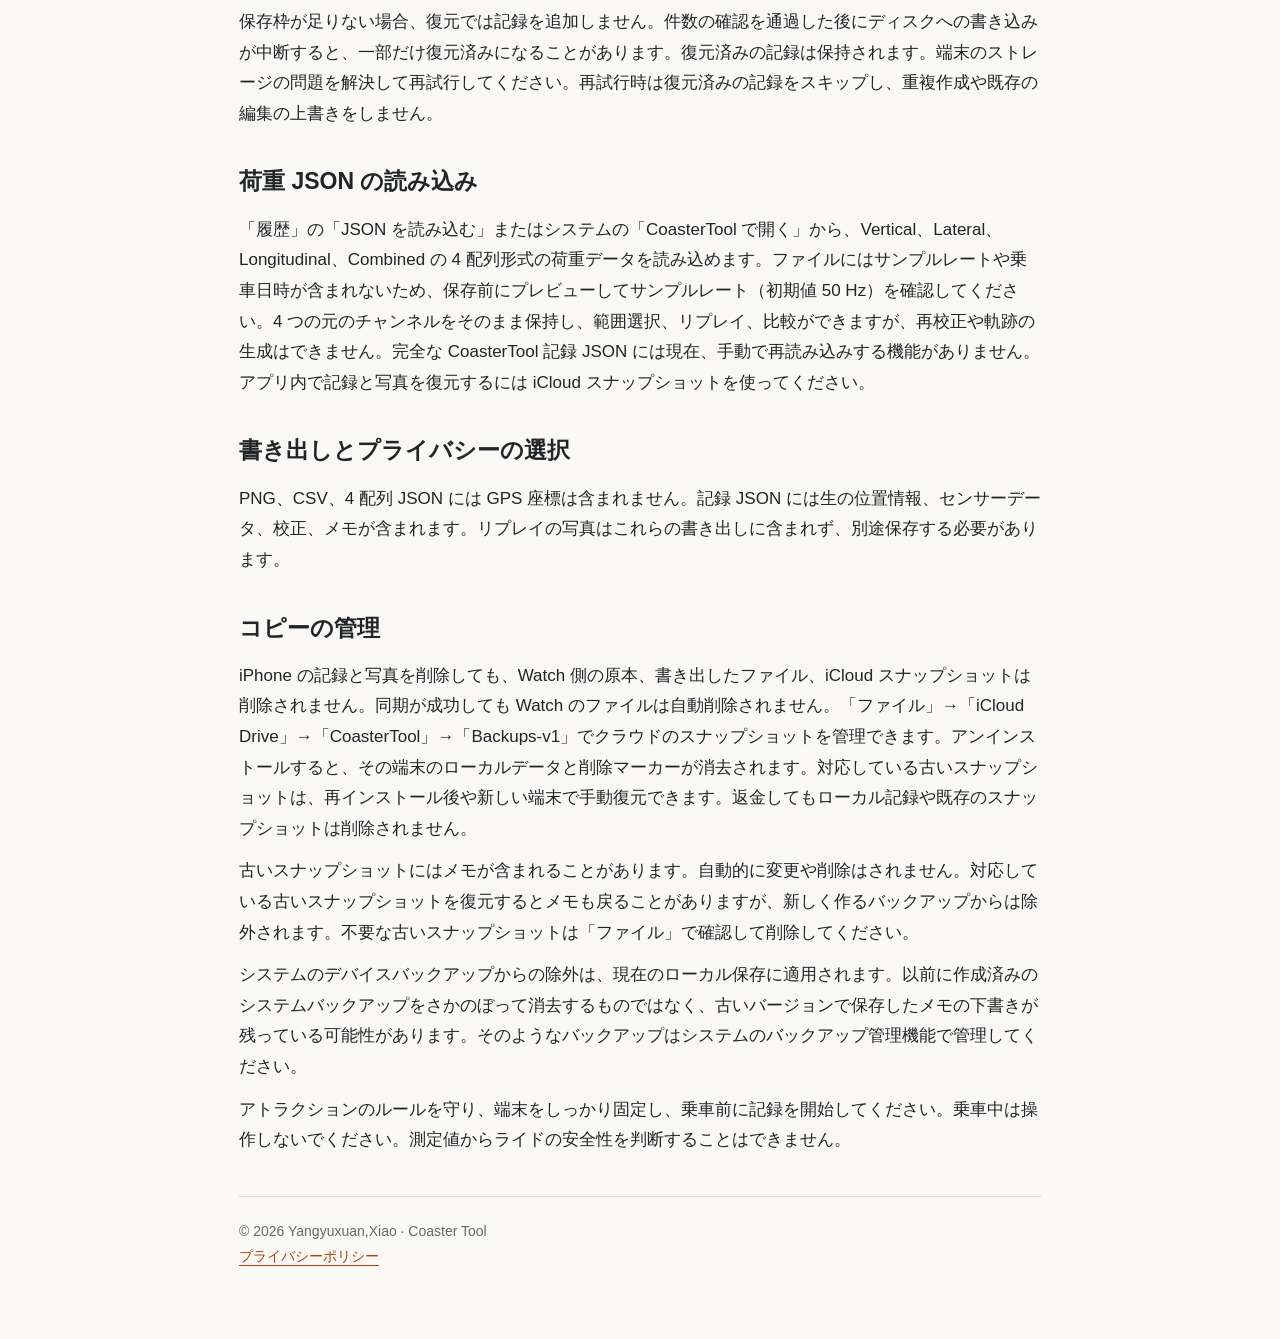
<file: ja/index.html>
<!doctype html>
<html lang="ja" data-language="ja" data-page="index.html" dir="ltr">
<head>
    <meta charset="utf-8">
    <meta name="viewport" content="width=device-width,initial-scale=1">
    <title>Coaster Tool — サポート</title>
    <meta name="description" content="Coaster Tool の記録、保存件数の購入と復元、無料の iCloud 手動バックアップ、データ管理についてのサポート。">
    <link rel="stylesheet" href="../style.css">
    <link rel="alternate" hreflang="zh-Hans" href="../zh-Hans/index.html">
    <link rel="alternate" hreflang="zh-Hant" href="../zh-Hant/index.html">
    <link rel="alternate" hreflang="en" href="../en/index.html">
    <link rel="alternate" hreflang="fr" href="../fr/index.html">
    <link rel="alternate" hreflang="ja" href="../ja/index.html">
    <link rel="alternate" hreflang="ar" href="../ar/index.html">
    <link rel="alternate" hreflang="x-default" href="../index.html">
    <script src="../language.js" defer></script>
</head>
<body>
<main>
    <nav aria-label="サイト内ナビゲーション">
        <strong><bdi dir="ltr">Coaster Tool</bdi></strong>
        <a href="index.html" aria-current="page">サポート</a>
        <a href="privacy.html">プライバシーポリシー</a>
    </nav>
    <nav class="language-switcher" aria-label="言語を選択">
        <a href="../zh-Hans/index.html" lang="zh-Hans" hreflang="zh-Hans" data-language-link="zh-Hans" dir="ltr">简体中文</a>
        <a href="../zh-Hant/index.html" lang="zh-Hant" hreflang="zh-Hant" data-language-link="zh-Hant" dir="ltr">繁體中文</a>
        <a href="../en/index.html" lang="en" hreflang="en" data-language-link="en" dir="ltr">English</a>
        <a href="../fr/index.html" lang="fr" hreflang="fr" data-language-link="fr" dir="ltr">Français</a>
        <a href="../ja/index.html" lang="ja" hreflang="ja" data-language-link="ja" aria-current="true" dir="ltr">日本語</a>
        <a href="../ar/index.html" lang="ar" hreflang="ar" data-language-link="ar" dir="rtl">العربية</a>
        <button type="button" data-auto-language hidden>ブラウザの言語を使用</button>
    </nav>
    <h1>すべてのライドを記録し、体験をもう一度。</h1>
    <p>Coaster Tool は、iPhone と Apple Watch でジェットコースターの動きを記録するアプリです。荷重グラフ、校正、リプレイ、記録の比較、推定された 2D・3D 軌跡を確認できます。</p>
    <h2>お問い合わせ</h2>
    <p>以下の GitHub Issues またはメールで問題を報告できます。Issue またはメールには、端末のモデル名、OS（iOS／watchOS）のバージョン、アプリのバージョン、問題の内容、期待する結果と実際の結果、問題を再現できる具体的な操作手順を記載してください。GitHub Issues は公開されます。どちらの方法でも、正確な位置情報、個人的な写真、記録データ全体を添付しないでください。</p>
    <p><a href="https://github.com/YangYuXuanXiao/CoasterToolWeb/issues">開発者に問い合わせる（公開 Issue）</a> · <a href="mailto:xiaoyangyuxuan@126.com">メールで報告：xiaoyangyuxuan@126.com</a></p>
    <h2>画面ロック中の記録</h2>
    <p>モーションへのアクセス許可が必要です。位置情報の許可は任意です。位置情報を許可してアプリを前面で表示した状態で記録を開始すると、iPhone の画面をロックしたり別のアプリに切り替えたりしても記録を続けられます。その間、システムのバックグラウンド位置情報インジケータが表示されます。Apple Watch も位置情報を許可するとバックグラウンドで記録できます。許可しない場合、どちらの端末もバックグラウンドに移ると記録を停止して保存します。1 回の記録は最大 20 分です。</p>
    <p>バックグラウンド記録はシステムの動作制御に従うため、欠測や終了が発生することがあります。iPhone でアプリを強制終了した場合やシステムがアプリを終了した場合、未保存の記録が失われることがあります。欠測したサンプルを作り出して補うことはありません。</p>
    <p>iOS 17 以降、watchOS 10 以降に対応しています。iPhone のリアルタイム XYZ 表示には、端末の各軸に沿った未校正の荷重が表示され、Watch には生の合成荷重が表示されます。記録後に車両軸の荷重を表示するには、対応する校正が必要です。端末が対応していれば気圧と相対高度も記録します。気圧計が利用できなくても、ほかのセンサーの記録は続きます。</p>
    <h2>停止前の確認</h2>
    <p>停止確認は iPhone と Apple Watch で個別に設定でき、初期設定ではオフです。オンにすると停止時に確認が表示され、オフではすぐに記録を終了します。iPhone の「Apple Watch 設定と同期」から Watch 側の設定を変更することもできます。オフラインでの変更は接続後に同期され、記録中に受信した変更は次の記録から適用されます。設定を同期できるよう、両方のアプリを最新にしてください。</p>
    <h2>実際に記録せずに試す</h2>
    <p>「履歴」でデモ記録を読み込み、詳細を開くと、荷重グラフ、リプレイ、軌跡を試せます。デモのモーションデータは合成データであり、実測ではないことを明示しています。</p>
    <h2>校正と 2D・3D 軌跡</h2>
    <p>軌跡には、重力と進行方向の完全な校正、有効な地理的方位、同じ連続モーションデータ区間内で品質チェックに合格した GPS 観測が必要です。「範囲と校正」で新しい分析範囲を保存すると、2D・3D 共通の軌跡を再計算します。記録全体に範囲を戻して保存すれば、ライド全体を再計算できます。生のサンプルは保持されます。条件を満たさなくても記録や利用可能な荷重データの表示はできますが、慣性データのみ、または GPS のみの軌跡には切り替わりません。推定にはドリフトがあり、動きや装着状態に左右されます。アプリはライドの安全認証や専門的な工学測定を提供しません。</p>
    <p>気圧高度は、その記録で最初に得られた有効な気圧サンプルを基準とする相対値です。GPS が品質チェックに合格した後、高度推定の補助に使われます。分析範囲をトリミングしても基準は変わりません。気圧計は GPS や地理的方位の代わりにはならず、単独で軌跡を生成することもできません。</p>
    <h2>ライド区間を自動トリミング</h2>
    <p>「範囲と校正」で「自動トリミング：巻き上げ・発進からブレーキまで」を選ぶと、巻き上げまたは発進から最後のブレーキまでの区間を提案します。アプリで収録した記録は XYZ 校正が完了している必要があります。検出に GPS は不要です。提案を調整するか記録全体に戻し、保存すると、統計、リプレイ、比較、書き出し、軌跡が更新されます。信頼できる区間を検出できない場合は現在の選択を保持し、手動で調整できます。4 配列形式の読み込みデータには傾斜情報がないため、滑らかな巻き上げ区間は手動で追加選択する必要がある場合があります。この形式のデータをトリミングしても軌跡は生成されません。</p>
    <h2>測定値を保ちながらグラフを滑らかに</h2>
    <p>アプリで収録した荷重のグラフは、短い孤立したスパイクや高周波の揺らぎを表示用に抑え、持続するピークや実際の欠測を保ちます。選択点、リプレイの数値、統計、CSV・JSON にはこの表示用フィルターをかけない測定値を使うため、描画された曲線と多少異なることがあります。校正用の生データグラフと、読み込んだ 4 配列の荷重には、この表示用フィルターをかけません。</p>
    <h2>転送とデータの保管</h2>
    <p>Watch の記録は WatchConnectivity を通じてペアリング済みの iPhone に転送されます。ローカル記録、写真、Watch 側の原本、受信箱、メモの下書きはシステムのデバイスバックアップから除外されます。通常の設定はバックアップされる場合があります。端末の移行や再インストール前に、メモを含まない iCloud バックアップを手動で作成するか、残したい記録を書き出してください。記録 JSON にはメモが含まれます。写真は別途保存する必要があります。</p>
    <p>Watch は、iPhone が検証と保存を終えて受領通知を返した後にだけ「同期済み」と表示します。iPhone の保存件数が上限に達している場合も、受信箱のファイルと Watch 側の原本は保持され、Watch はオフラインで記録を続けられます。空きを作るか保存件数を増やした後、同期設定から再試行してください。</p>
    <h2>記録の保存件数と購入</h2>
    <p>iPhone には無料で 50 件の記録を保存できます。「設定」の「すべてのライドを残そう」から「記録の保存件数」を開くか、「履歴」の「記録の保存件数」で使用状況を確認できます。「100 件」の買い切り購入で上限が合計 100 件になり、「記録数無制限」で件数の上限を解除できます。どちらも非消耗型の買い切り購入で、サブスクリプションではありません。価格は App Store に表示されます。アップグレードは表示価格の全額を支払う別個の購入で、以前の購入額は差し引かれません。iCloud ストレージは増えず、20 分の記録上限やファイルサイズの上限も変わりません。</p>
    <p>「記録の保存件数」は通常「履歴」の下部に表示され、使用率が 90%（50 件中 45 件、または 100 件中 90 件）になると上部に移動します。デモや端末に保持されている読み取り不能ファイルを含む、保存済みのローカル記録がすべて件数に数えられます。満杯の状態で新しく記録を始めると購入画面が開きます。既存の記録は引き続き表示、編集、書き出しができます。不要な記録を削除すると空きを作れます。</p>
    <p>「記録の保存件数」の購入画面で「購入を復元」を選ぶと、現在の App Store アカウントで有効な保存件数の購入を復元できます。記録データの復元ではありません。有効な購入のうち最も高いプランが適用されます。返金や取り消し後は、残っている有効なプラン、または無料の 50 件に戻り、既存の記録は保持されます。iCloud の手動バックアップと復元は無料で利用できます。</p>
    <h2>購入が反映されない、承認待ち、返金された場合</h2>
    <p>購入後も保存件数が増えない場合は、購入に使った App Store アカウントでサインインしていることを確認し、アプリに戻るか「記録の保存件数」で「購入を復元」を選んでください。iCloud と App Store のアカウントは異なっていてもかまいません。購入の復元は有効な保存件数の利用権を戻す操作です。記録と写真は iCloud のスナップショットから別途復元してください。支払いが中断したりエラーが表示されたりした場合は、再購入する前に現在の利用権を確認してください。</p>
    <p>承認待ちの間は保存件数は増えません。購入画面を閉じても、承認済みの取引を受信するとアプリが利用権を更新します。リクエストが却下されたり期限切れになったりした場合は、再試行するか決める前に状態を改めて確認してください。返金申請は <a href="https://support.apple.com/en-us/118223">Apple の返金手順</a>に従ってください。承認は Apple が判断します。返金後は残っている有効なプランのうち最も高い保存件数が適用され、既存の記録は保持されます。</p>
    <p>アプリの利用条件は <a href="https://www.apple.com/legal/internet-services/itunes/dev/stdeula/">Apple 標準エンドユーザ使用許諾契約（EULA）</a>を、iCloud サービスのデータ処理は <a href="https://www.apple.com/legal/privacy/data/en/apple-id/">Apple Account と iCloud のプライバシー情報</a>をご覧ください。</p>
    <h2>iCloud の手動バックアップと復元</h2>
    <p>「設定」から「記録のバックアップ」を開くと、手動スナップショットの一覧表示、作成、復元を無料で行えます。購入や購入の復元は必要ありません。バックアップは毎回自分で開始します。自動バックアップや双方向同期ではありません。自分の iCloud Drive ストレージを使うため、iCloud へのサインイン、iCloud Drive の有効化、十分な空き容量が必要です。</p>
    <p>新しいスナップショットには、iPhone に保存済みの記録、正確な GPS、気圧データ、校正、写真が含まれます。すべてのメモ、設定、未同期の Watch ファイルは除外されます。ローカルのメモは残りますが、新しいスナップショットからは復元できません。端末の変更やアンインストール前に「iCloud にアップロード済み」と表示されていることを確認してください。システムによるアップロード待ちは、アップロード完了を意味しません。</p>
    <p>復元するスナップショットを選んで確認します。この端末で削除されておらず、まだ存在しない記録だけが追加され、既存の編集は保持されます。復元時も現在の保存件数の上限が適用されます。追加対象の全件分の空きがなければ、1 件も読み込まれません。空きを作るか保存件数を増やしてから再試行してください。</p>
    <p>バックアップは保存済みの全記録の完全な生サンプルを含み、選択中の記録や分析範囲だけには限定されません。分析範囲をトリミングしても、その範囲外の GPS やほかのサンプルはスナップショットから除去されません。Watch の記録を含めるには、先に iPhone への転送と保存を完了する必要があります。バックアップページを開くだけでは新しいスナップショットは作成されず、既存の一覧とアップロード状態が読み込まれます。</p>
    <h2>バックアップや復元が完了しない場合</h2>
    <p>iCloud にサインインし、iCloud Drive が有効であることを確認してください。ネットワーク、iCloud ストレージ、端末の空き容量も確認してください。アップロード待ちの状態では、完全なコピーが iCloud に存在するとは限りません。一覧を更新して確認できます。スナップショットをダウンロード中の場合は、完了を待ってもう一度タップして復元してください。iCloud アカウントを切り替えた後は、更新された一覧のスナップショットを確認してください。</p>
    <p>利用可能な記録がない場合や、ローカル記録を読み取れない場合は、新しいスナップショットは作成されず、原本のファイルは保持されます。各スナップショットは最大 10,000 件・256 MiB、写真は 1 枚あたり最大 16 MiB です。記録数無制限の購入でも、この上限はなくなりません。大きな記録は 1 件ずつ JSON に書き出し、写真を別途保存できます。完全な記録 JSON は、現在、手動で再読み込みする機能がありません。</p>
    <p>保存枠が足りない場合、復元では記録を追加しません。件数の確認を通過した後にディスクへの書き込みが中断すると、一部だけ復元済みになることがあります。復元済みの記録は保持されます。端末のストレージの問題を解決して再試行してください。再試行時は復元済みの記録をスキップし、重複作成や既存の編集の上書きをしません。</p>
    <h2>荷重 JSON の読み込み</h2>
    <p>「履歴」の「JSON を読み込む」またはシステムの「CoasterTool で開く」から、Vertical、Lateral、Longitudinal、Combined の 4 配列形式の荷重データを読み込めます。ファイルにはサンプルレートや乗車日時が含まれないため、保存前にプレビューしてサンプルレート（初期値 50 Hz）を確認してください。4 つの元のチャンネルをそのまま保持し、範囲選択、リプレイ、比較ができますが、再校正や軌跡の生成はできません。完全な CoasterTool 記録 JSON には現在、手動で再読み込みする機能がありません。アプリ内で記録と写真を復元するには iCloud スナップショットを使ってください。</p>
    <h2>書き出しとプライバシーの選択</h2>
    <p>PNG、CSV、4 配列 JSON には GPS 座標は含まれません。記録 JSON には生の位置情報、センサーデータ、校正、メモが含まれます。リプレイの写真はこれらの書き出しに含まれず、別途保存する必要があります。</p>
    <h2>コピーの管理</h2>
    <p>iPhone の記録と写真を削除しても、Watch 側の原本、書き出したファイル、iCloud スナップショットは削除されません。同期が成功しても Watch のファイルは自動削除されません。「ファイル」→「iCloud Drive」→「CoasterTool」→「Backups-v1」でクラウドのスナップショットを管理できます。アンインストールすると、その端末のローカルデータと削除マーカーが消去されます。対応している古いスナップショットは、再インストール後や新しい端末で手動復元できます。返金してもローカル記録や既存のスナップショットは削除されません。</p>
    <p>古いスナップショットにはメモが含まれることがあります。自動的に変更や削除はされません。対応している古いスナップショットを復元するとメモも戻ることがありますが、新しく作るバックアップからは除外されます。不要な古いスナップショットは「ファイル」で確認して削除してください。</p>
    <p>システムのデバイスバックアップからの除外は、現在のローカル保存に適用されます。以前に作成済みのシステムバックアップをさかのぼって消去するものではなく、古いバージョンで保存したメモの下書きが残っている可能性があります。そのようなバックアップはシステムのバックアップ管理機能で管理してください。</p>
    <p>アトラクションのルールを守り、端末をしっかり固定し、乗車前に記録を開始してください。乗車中は操作しないでください。測定値からライドの安全性を判断することはできません。</p>
    <footer><bdi dir="ltr">© 2026 Yangyuxuan,Xiao · Coaster Tool</bdi><br><a href="privacy.html">プライバシーポリシー</a></footer>
</main>
</body>
</html>
</file>
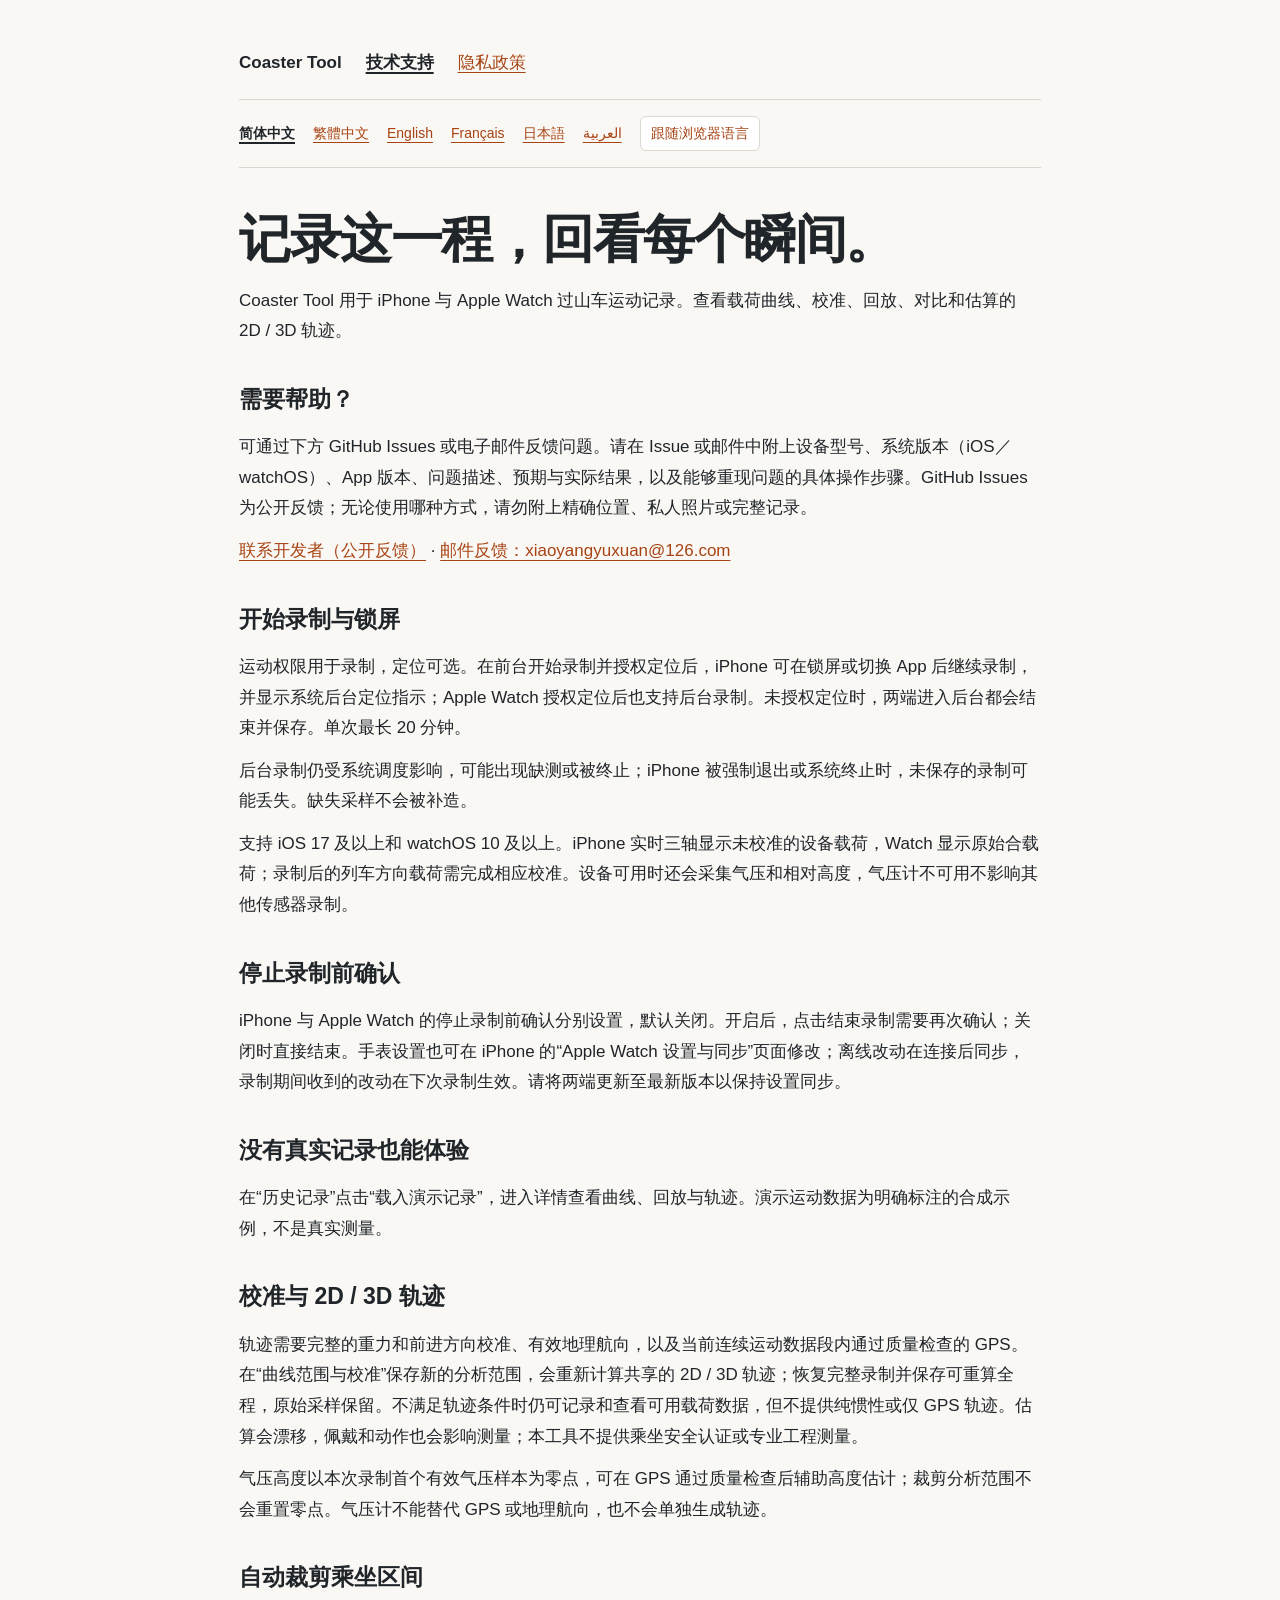
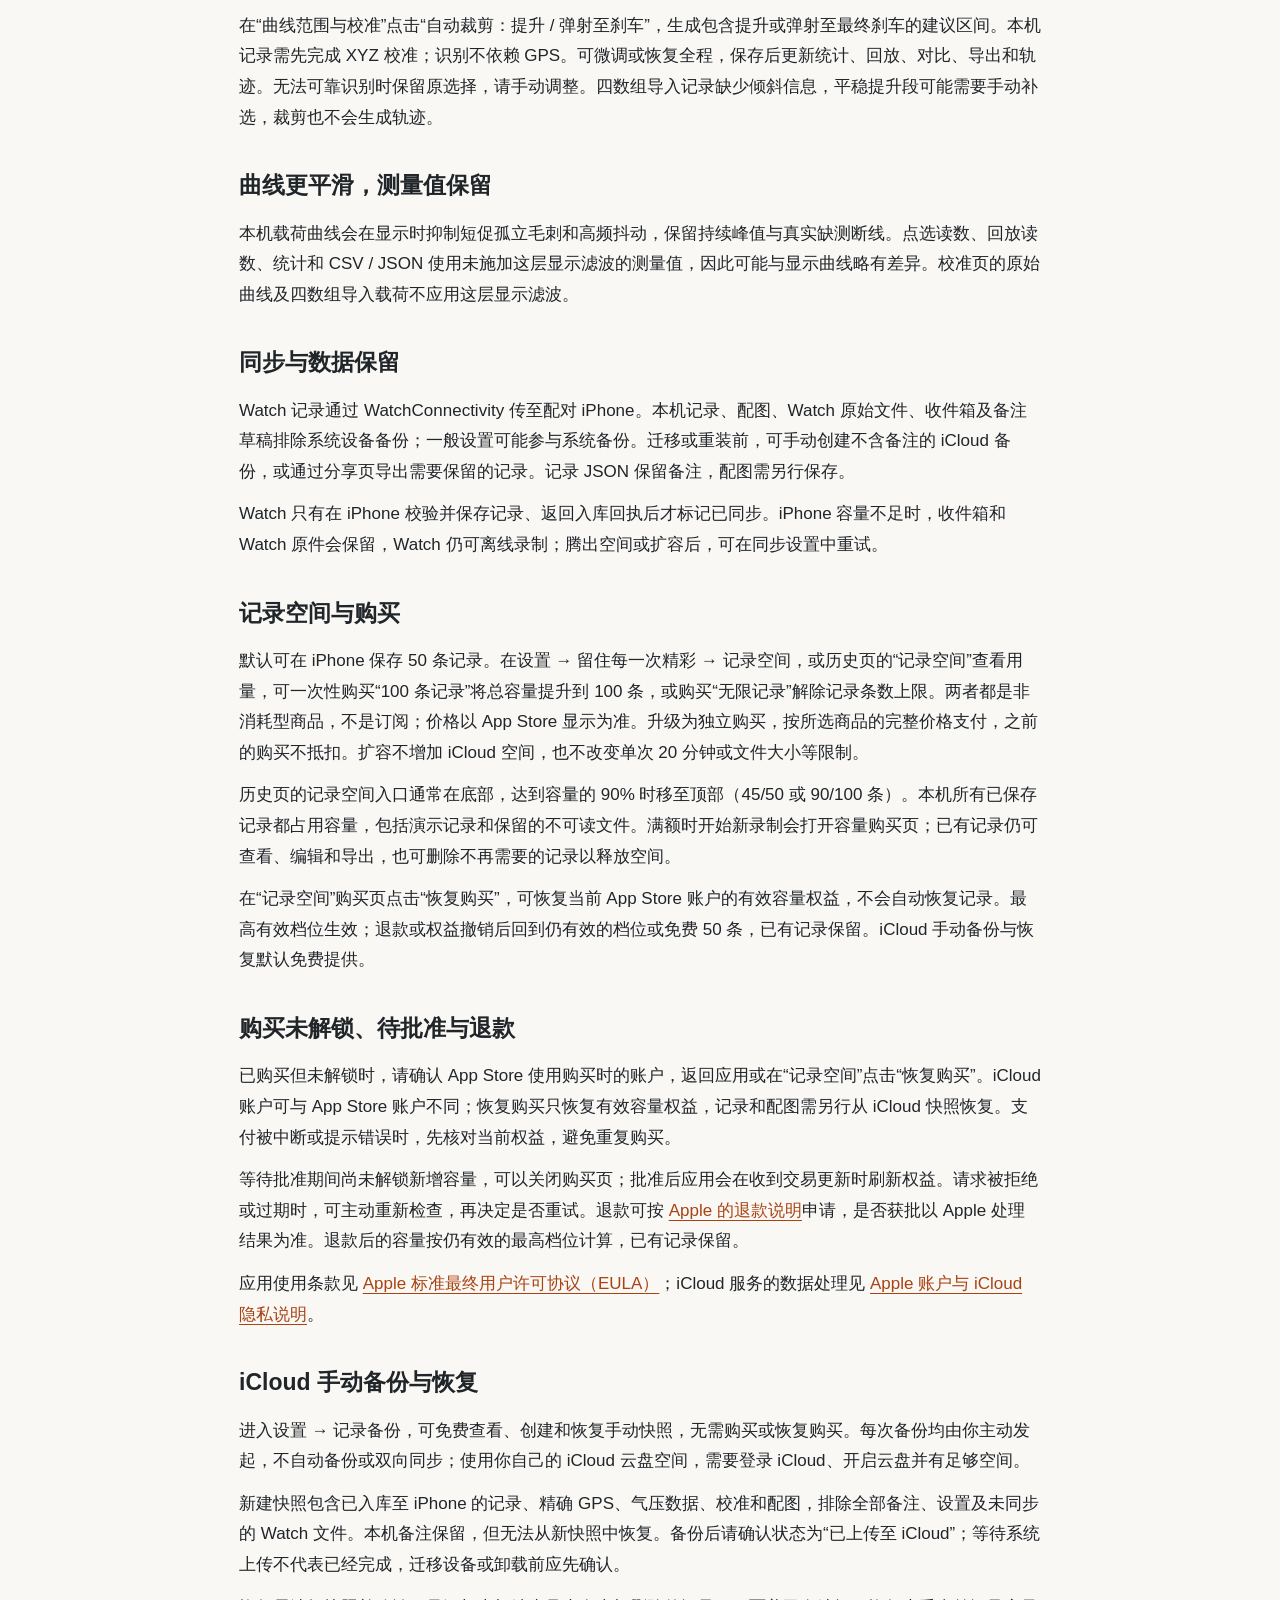
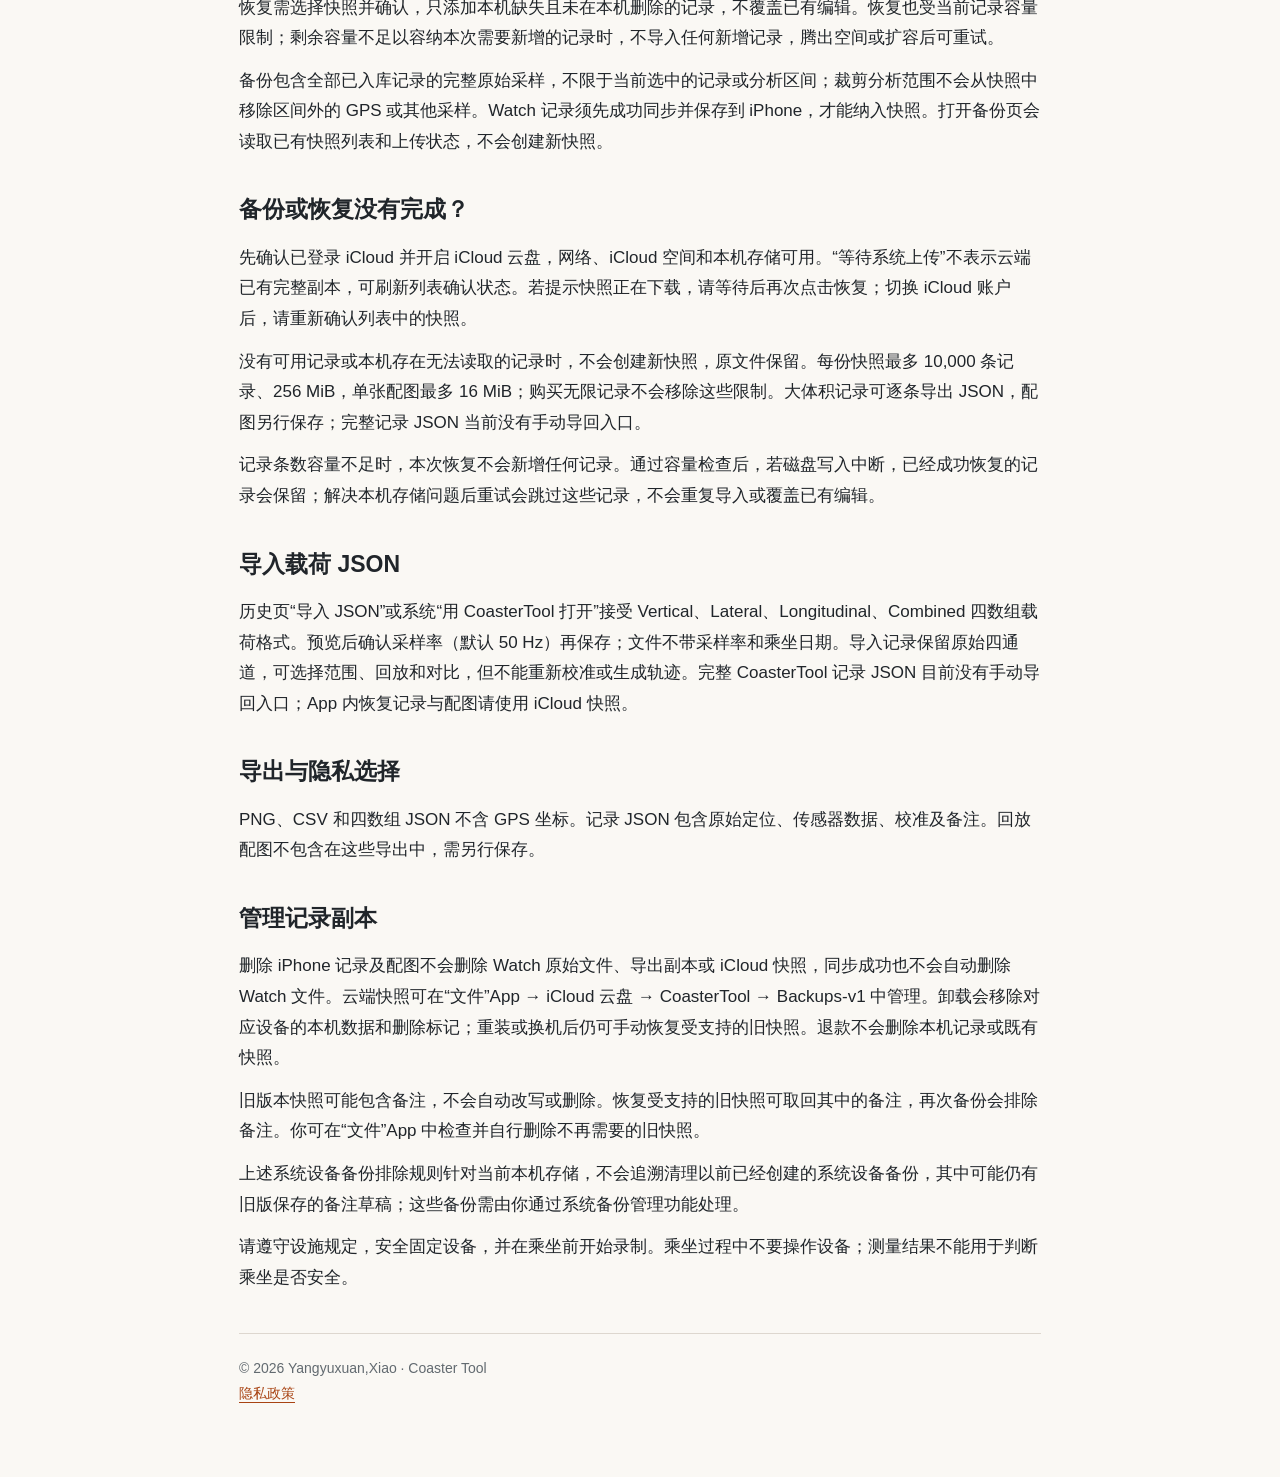
<file: zh-Hans/index.html>
<!doctype html>
<html lang="zh-Hans" data-language="zh-Hans" data-page="index.html" dir="ltr">
<head>
    <meta charset="utf-8">
    <meta name="viewport" content="width=device-width,initial-scale=1">
    <title>Coaster Tool — 技术支持</title>
    <meta name="description" content="Coaster Tool 录制、记录容量购买与恢复购买、免费 iCloud 手动备份及数据管理说明。">
    <link rel="stylesheet" href="../style.css">
    <link rel="alternate" hreflang="zh-Hans" href="../zh-Hans/index.html">
    <link rel="alternate" hreflang="zh-Hant" href="../zh-Hant/index.html">
    <link rel="alternate" hreflang="en" href="../en/index.html">
    <link rel="alternate" hreflang="fr" href="../fr/index.html">
    <link rel="alternate" hreflang="ja" href="../ja/index.html">
    <link rel="alternate" hreflang="ar" href="../ar/index.html">
    <link rel="alternate" hreflang="x-default" href="../index.html">
    <script src="../language.js" defer></script>
</head>
<body>
<main>
    <nav aria-label="网站导航">
        <strong>Coaster Tool</strong>
        <a href="index.html" aria-current="page">技术支持</a>
        <a href="privacy.html">隐私政策</a>
    </nav>
    <nav class="language-switcher" aria-label="选择语言">
        <a href="../zh-Hans/index.html" lang="zh-Hans" hreflang="zh-Hans" data-language-link="zh-Hans" aria-current="true" dir="ltr">简体中文</a>
        <a href="../zh-Hant/index.html" lang="zh-Hant" hreflang="zh-Hant" data-language-link="zh-Hant" dir="ltr">繁體中文</a>
        <a href="../en/index.html" lang="en" hreflang="en" data-language-link="en" dir="ltr">English</a>
        <a href="../fr/index.html" lang="fr" hreflang="fr" data-language-link="fr" dir="ltr">Français</a>
        <a href="../ja/index.html" lang="ja" hreflang="ja" data-language-link="ja" dir="ltr">日本語</a>
        <a href="../ar/index.html" lang="ar" hreflang="ar" data-language-link="ar" dir="rtl">العربية</a>
        <button type="button" data-auto-language hidden>跟随浏览器语言</button>
    </nav>
    <h1>记录这一程，回看每个瞬间。</h1>
    <p>Coaster Tool 用于 iPhone 与 Apple Watch 过山车运动记录。查看载荷曲线、校准、回放、对比和估算的 2D / 3D 轨迹。</p>
    <h2>需要帮助？</h2>
    <p>可通过下方 GitHub Issues 或电子邮件反馈问题。请在 Issue 或邮件中附上设备型号、系统版本（iOS／watchOS）、App 版本、问题描述、预期与实际结果，以及能够重现问题的具体操作步骤。GitHub Issues 为公开反馈；无论使用哪种方式，请勿附上精确位置、私人照片或完整记录。</p>
    <p><a href="https://github.com/YangYuXuanXiao/CoasterToolWeb/issues">联系开发者（公开反馈）</a> · <a href="mailto:xiaoyangyuxuan@126.com">邮件反馈：xiaoyangyuxuan@126.com</a></p>
    <h2>开始录制与锁屏</h2>
    <p>运动权限用于录制，定位可选。在前台开始录制并授权定位后，iPhone 可在锁屏或切换 App 后继续录制，并显示系统后台定位指示；Apple Watch 授权定位后也支持后台录制。未授权定位时，两端进入后台都会结束并保存。单次最长 20 分钟。</p>
    <p>后台录制仍受系统调度影响，可能出现缺测或被终止；iPhone 被强制退出或系统终止时，未保存的录制可能丢失。缺失采样不会被补造。</p>
    <p>支持 iOS 17 及以上和 watchOS 10 及以上。iPhone 实时三轴显示未校准的设备载荷，Watch 显示原始合载荷；录制后的列车方向载荷需完成相应校准。设备可用时还会采集气压和相对高度，气压计不可用不影响其他传感器录制。</p>
    <h2>停止录制前确认</h2>
    <p>iPhone 与 Apple Watch 的停止录制前确认分别设置，默认关闭。开启后，点击结束录制需要再次确认；关闭时直接结束。手表设置也可在 iPhone 的“Apple Watch 设置与同步”页面修改；离线改动在连接后同步，录制期间收到的改动在下次录制生效。请将两端更新至最新版本以保持设置同步。</p>
    <h2>没有真实记录也能体验</h2>
    <p>在“历史记录”点击“载入演示记录”，进入详情查看曲线、回放与轨迹。演示运动数据为明确标注的合成示例，不是真实测量。</p>
    <h2>校准与 2D / 3D 轨迹</h2>
    <p>轨迹需要完整的重力和前进方向校准、有效地理航向，以及当前连续运动数据段内通过质量检查的 GPS。在“曲线范围与校准”保存新的分析范围，会重新计算共享的 2D / 3D 轨迹；恢复完整录制并保存可重算全程，原始采样保留。不满足轨迹条件时仍可记录和查看可用载荷数据，但不提供纯惯性或仅 GPS 轨迹。估算会漂移，佩戴和动作也会影响测量；本工具不提供乘坐安全认证或专业工程测量。</p>
    <p>气压高度以本次录制首个有效气压样本为零点，可在 GPS 通过质量检查后辅助高度估计；裁剪分析范围不会重置零点。气压计不能替代 GPS 或地理航向，也不会单独生成轨迹。</p>
    <h2>自动裁剪乘坐区间</h2>
    <p>在“曲线范围与校准”点击“自动裁剪：提升 / 弹射至刹车”，生成包含提升或弹射至最终刹车的建议区间。本机记录需先完成 XYZ 校准；识别不依赖 GPS。可微调或恢复全程，保存后更新统计、回放、对比、导出和轨迹。无法可靠识别时保留原选择，请手动调整。四数组导入记录缺少倾斜信息，平稳提升段可能需要手动补选，裁剪也不会生成轨迹。</p>
    <h2>曲线更平滑，测量值保留</h2>
    <p>本机载荷曲线会在显示时抑制短促孤立毛刺和高频抖动，保留持续峰值与真实缺测断线。点选读数、回放读数、统计和 CSV / JSON 使用未施加这层显示滤波的测量值，因此可能与显示曲线略有差异。校准页的原始曲线及四数组导入载荷不应用这层显示滤波。</p>
    <h2>同步与数据保留</h2>
    <p>Watch 记录通过 WatchConnectivity 传至配对 iPhone。本机记录、配图、Watch 原始文件、收件箱及备注草稿排除系统设备备份；一般设置可能参与系统备份。迁移或重装前，可手动创建不含备注的 iCloud 备份，或通过分享页导出需要保留的记录。记录 JSON 保留备注，配图需另行保存。</p>
    <p>Watch 只有在 iPhone 校验并保存记录、返回入库回执后才标记已同步。iPhone 容量不足时，收件箱和 Watch 原件会保留，Watch 仍可离线录制；腾出空间或扩容后，可在同步设置中重试。</p>
    <h2>记录空间与购买</h2>
    <p>默认可在 iPhone 保存 50 条记录。在设置 → 留住每一次精彩 → 记录空间，或历史页的“记录空间”查看用量，可一次性购买“100 条记录”将总容量提升到 100 条，或购买“无限记录”解除记录条数上限。两者都是非消耗型商品，不是订阅；价格以 App Store 显示为准。升级为独立购买，按所选商品的完整价格支付，之前的购买不抵扣。扩容不增加 iCloud 空间，也不改变单次 20 分钟或文件大小等限制。</p>
    <p>历史页的记录空间入口通常在底部，达到容量的 90% 时移至顶部（45/50 或 90/100 条）。本机所有已保存记录都占用容量，包括演示记录和保留的不可读文件。满额时开始新录制会打开容量购买页；已有记录仍可查看、编辑和导出，也可删除不再需要的记录以释放空间。</p>
    <p>在“记录空间”购买页点击“恢复购买”，可恢复当前 App Store 账户的有效容量权益，不会自动恢复记录。最高有效档位生效；退款或权益撤销后回到仍有效的档位或免费 50 条，已有记录保留。iCloud 手动备份与恢复默认免费提供。</p>
    <h2>购买未解锁、待批准与退款</h2>
    <p>已购买但未解锁时，请确认 App Store 使用购买时的账户，返回应用或在“记录空间”点击“恢复购买”。iCloud 账户可与 App Store 账户不同；恢复购买只恢复有效容量权益，记录和配图需另行从 iCloud 快照恢复。支付被中断或提示错误时，先核对当前权益，避免重复购买。</p>
    <p>等待批准期间尚未解锁新增容量，可以关闭购买页；批准后应用会在收到交易更新时刷新权益。请求被拒绝或过期时，可主动重新检查，再决定是否重试。退款可按 <a href="https://support.apple.com/en-us/118223">Apple 的退款说明</a>申请，是否获批以 Apple 处理结果为准。退款后的容量按仍有效的最高档位计算，已有记录保留。</p>
    <p>应用使用条款见 <a href="https://www.apple.com/legal/internet-services/itunes/dev/stdeula/">Apple 标准最终用户许可协议（EULA）</a>；iCloud 服务的数据处理见 <a href="https://www.apple.com/legal/privacy/data/en/apple-id/">Apple 账户与 iCloud 隐私说明</a>。</p>
    <h2>iCloud 手动备份与恢复</h2>
    <p>进入设置 → 记录备份，可免费查看、创建和恢复手动快照，无需购买或恢复购买。每次备份均由你主动发起，不自动备份或双向同步；使用你自己的 iCloud 云盘空间，需要登录 iCloud、开启云盘并有足够空间。</p>
    <p>新建快照包含已入库至 iPhone 的记录、精确 GPS、气压数据、校准和配图，排除全部备注、设置及未同步的 Watch 文件。本机备注保留，但无法从新快照中恢复。备份后请确认状态为“已上传至 iCloud”；等待系统上传不代表已经完成，迁移设备或卸载前应先确认。</p>
    <p>恢复需选择快照并确认，只添加本机缺失且未在本机删除的记录，不覆盖已有编辑。恢复也受当前记录容量限制；剩余容量不足以容纳本次需要新增的记录时，不导入任何新增记录，腾出空间或扩容后可重试。</p>
    <p>备份包含全部已入库记录的完整原始采样，不限于当前选中的记录或分析区间；裁剪分析范围不会从快照中移除区间外的 GPS 或其他采样。Watch 记录须先成功同步并保存到 iPhone，才能纳入快照。打开备份页会读取已有快照列表和上传状态，不会创建新快照。</p>
    <h2>备份或恢复没有完成？</h2>
    <p>先确认已登录 iCloud 并开启 iCloud 云盘，网络、iCloud 空间和本机存储可用。“等待系统上传”不表示云端已有完整副本，可刷新列表确认状态。若提示快照正在下载，请等待后再次点击恢复；切换 iCloud 账户后，请重新确认列表中的快照。</p>
    <p>没有可用记录或本机存在无法读取的记录时，不会创建新快照，原文件保留。每份快照最多 10,000 条记录、256 MiB，单张配图最多 16 MiB；购买无限记录不会移除这些限制。大体积记录可逐条导出 JSON，配图另行保存；完整记录 JSON 当前没有手动导回入口。</p>
    <p>记录条数容量不足时，本次恢复不会新增任何记录。通过容量检查后，若磁盘写入中断，已经成功恢复的记录会保留；解决本机存储问题后重试会跳过这些记录，不会重复导入或覆盖已有编辑。</p>
    <h2>导入载荷 JSON</h2>
    <p>历史页“导入 JSON”或系统“用 CoasterTool 打开”接受 Vertical、Lateral、Longitudinal、Combined 四数组载荷格式。预览后确认采样率（默认 50 Hz）再保存；文件不带采样率和乘坐日期。导入记录保留原始四通道，可选择范围、回放和对比，但不能重新校准或生成轨迹。完整 CoasterTool 记录 JSON 目前没有手动导回入口；App 内恢复记录与配图请使用 iCloud 快照。</p>
    <h2>导出与隐私选择</h2>
    <p>PNG、CSV 和四数组 JSON 不含 GPS 坐标。记录 JSON 包含原始定位、传感器数据、校准及备注。回放配图不包含在这些导出中，需另行保存。</p>
    <h2>管理记录副本</h2>
    <p>删除 iPhone 记录及配图不会删除 Watch 原始文件、导出副本或 iCloud 快照，同步成功也不会自动删除 Watch 文件。云端快照可在“文件”App → iCloud 云盘 → CoasterTool → Backups-v1 中管理。卸载会移除对应设备的本机数据和删除标记；重装或换机后仍可手动恢复受支持的旧快照。退款不会删除本机记录或既有快照。</p>
    <p>旧版本快照可能包含备注，不会自动改写或删除。恢复受支持的旧快照可取回其中的备注，再次备份会排除备注。你可在“文件”App 中检查并自行删除不再需要的旧快照。</p>
    <p>上述系统设备备份排除规则针对当前本机存储，不会追溯清理以前已经创建的系统设备备份，其中可能仍有旧版保存的备注草稿；这些备份需由你通过系统备份管理功能处理。</p>
    <p>请遵守设施规定，安全固定设备，并在乘坐前开始录制。乘坐过程中不要操作设备；测量结果不能用于判断乘坐是否安全。</p>
    <footer>© 2026 Yangyuxuan,Xiao · Coaster Tool<br><a href="privacy.html">隐私政策</a></footer>
</main>
</body>
</html>
</file>
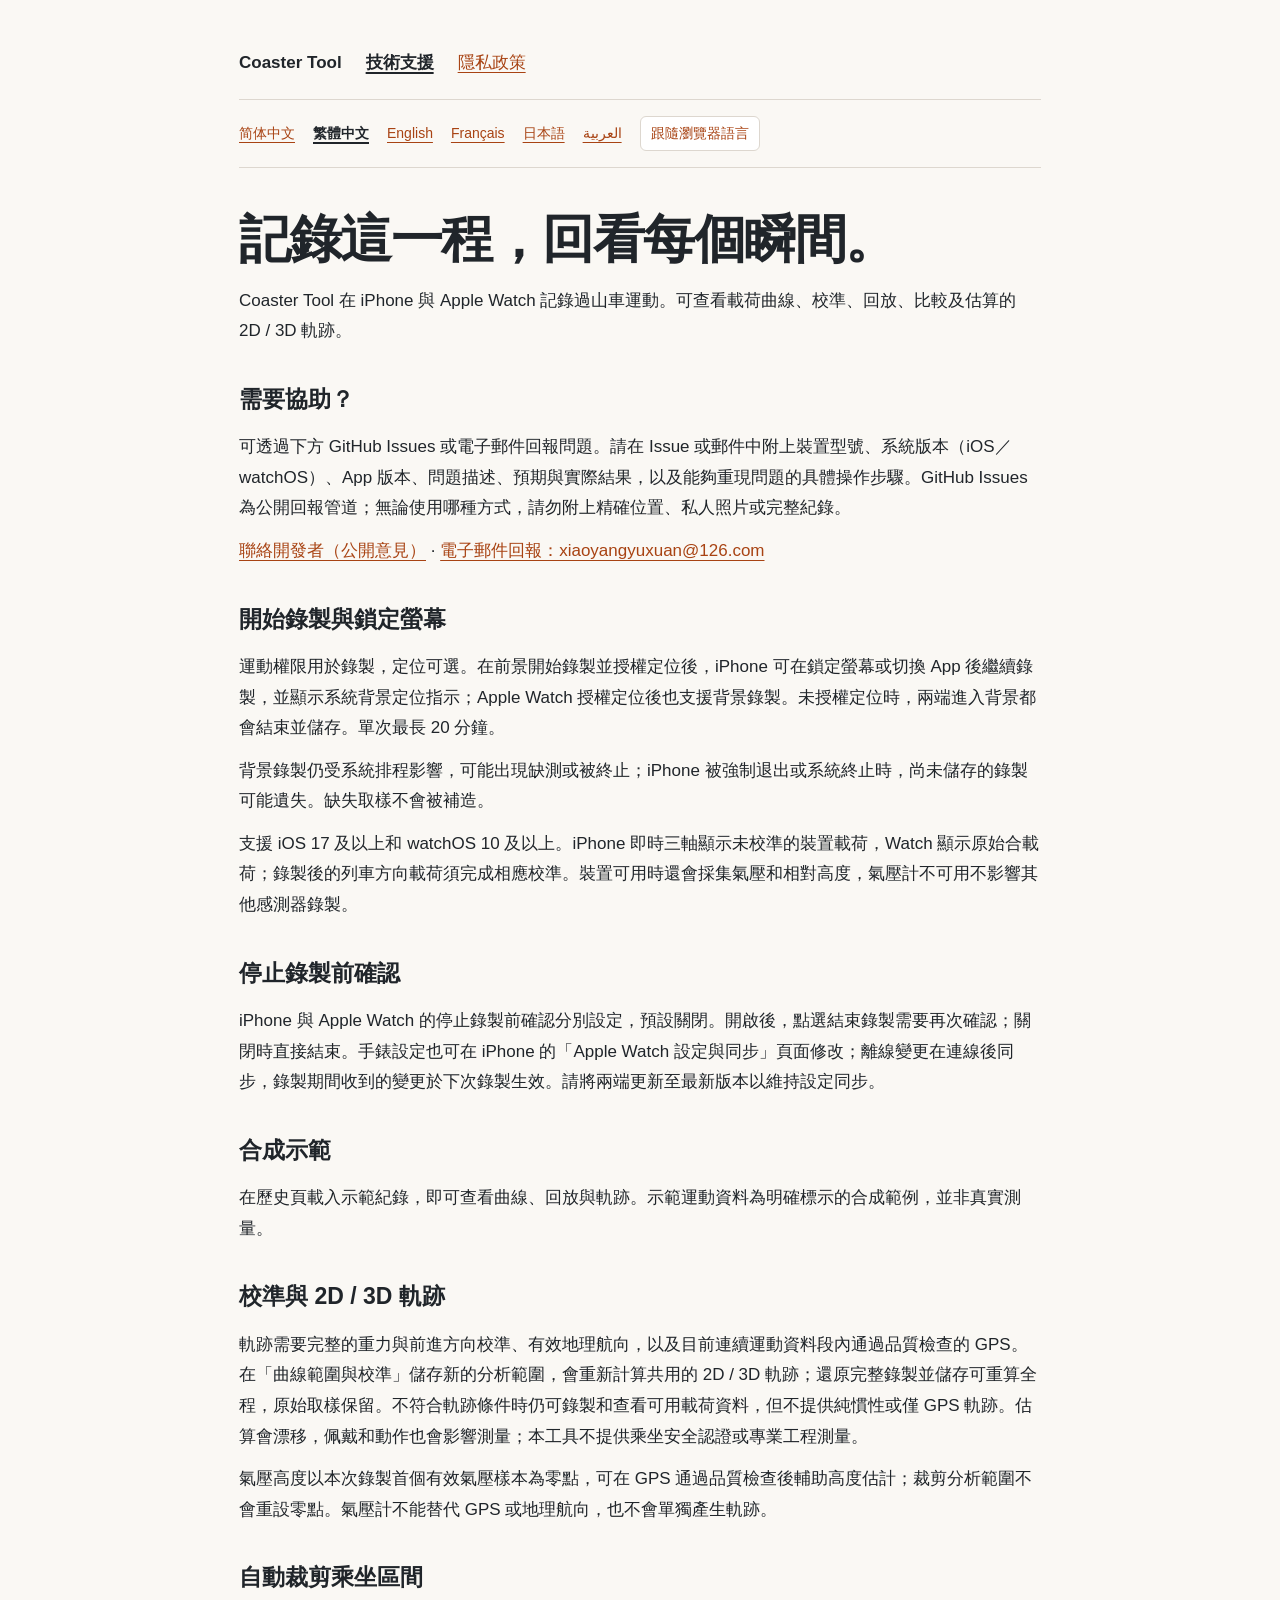
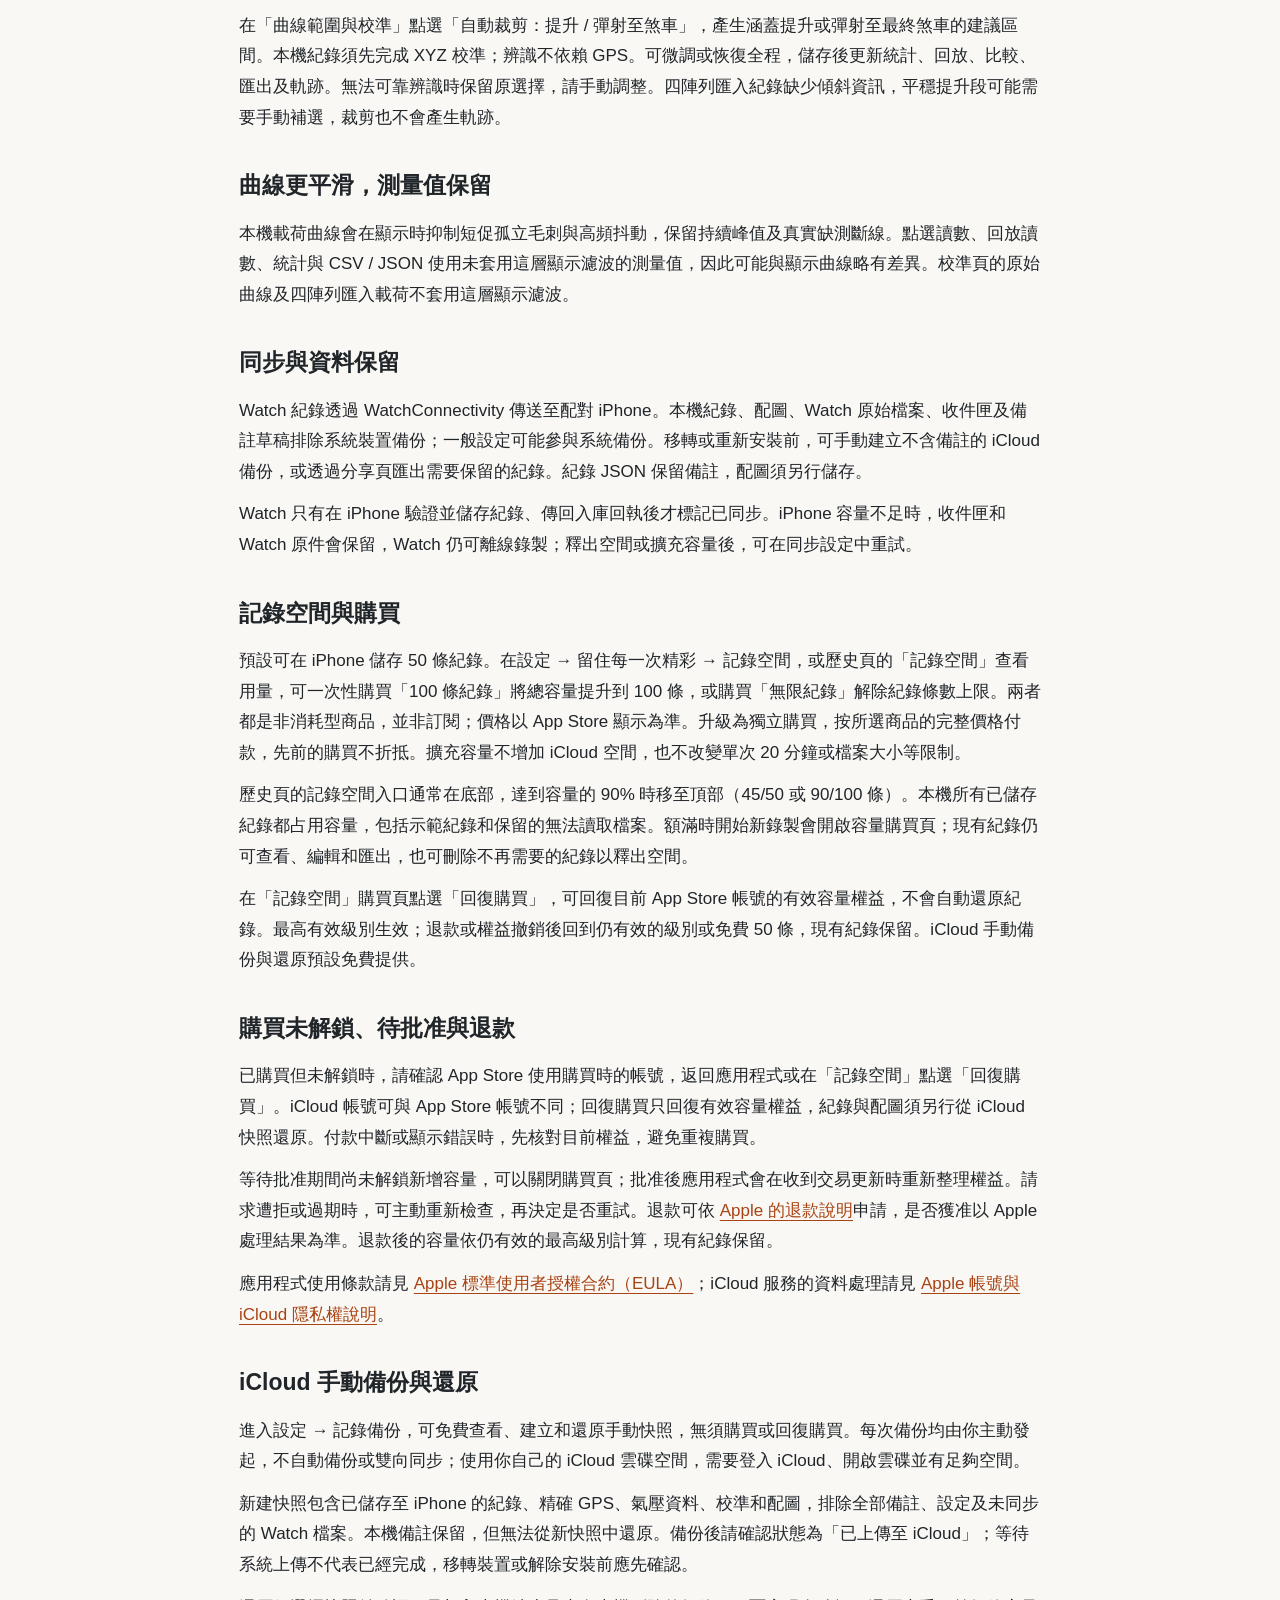
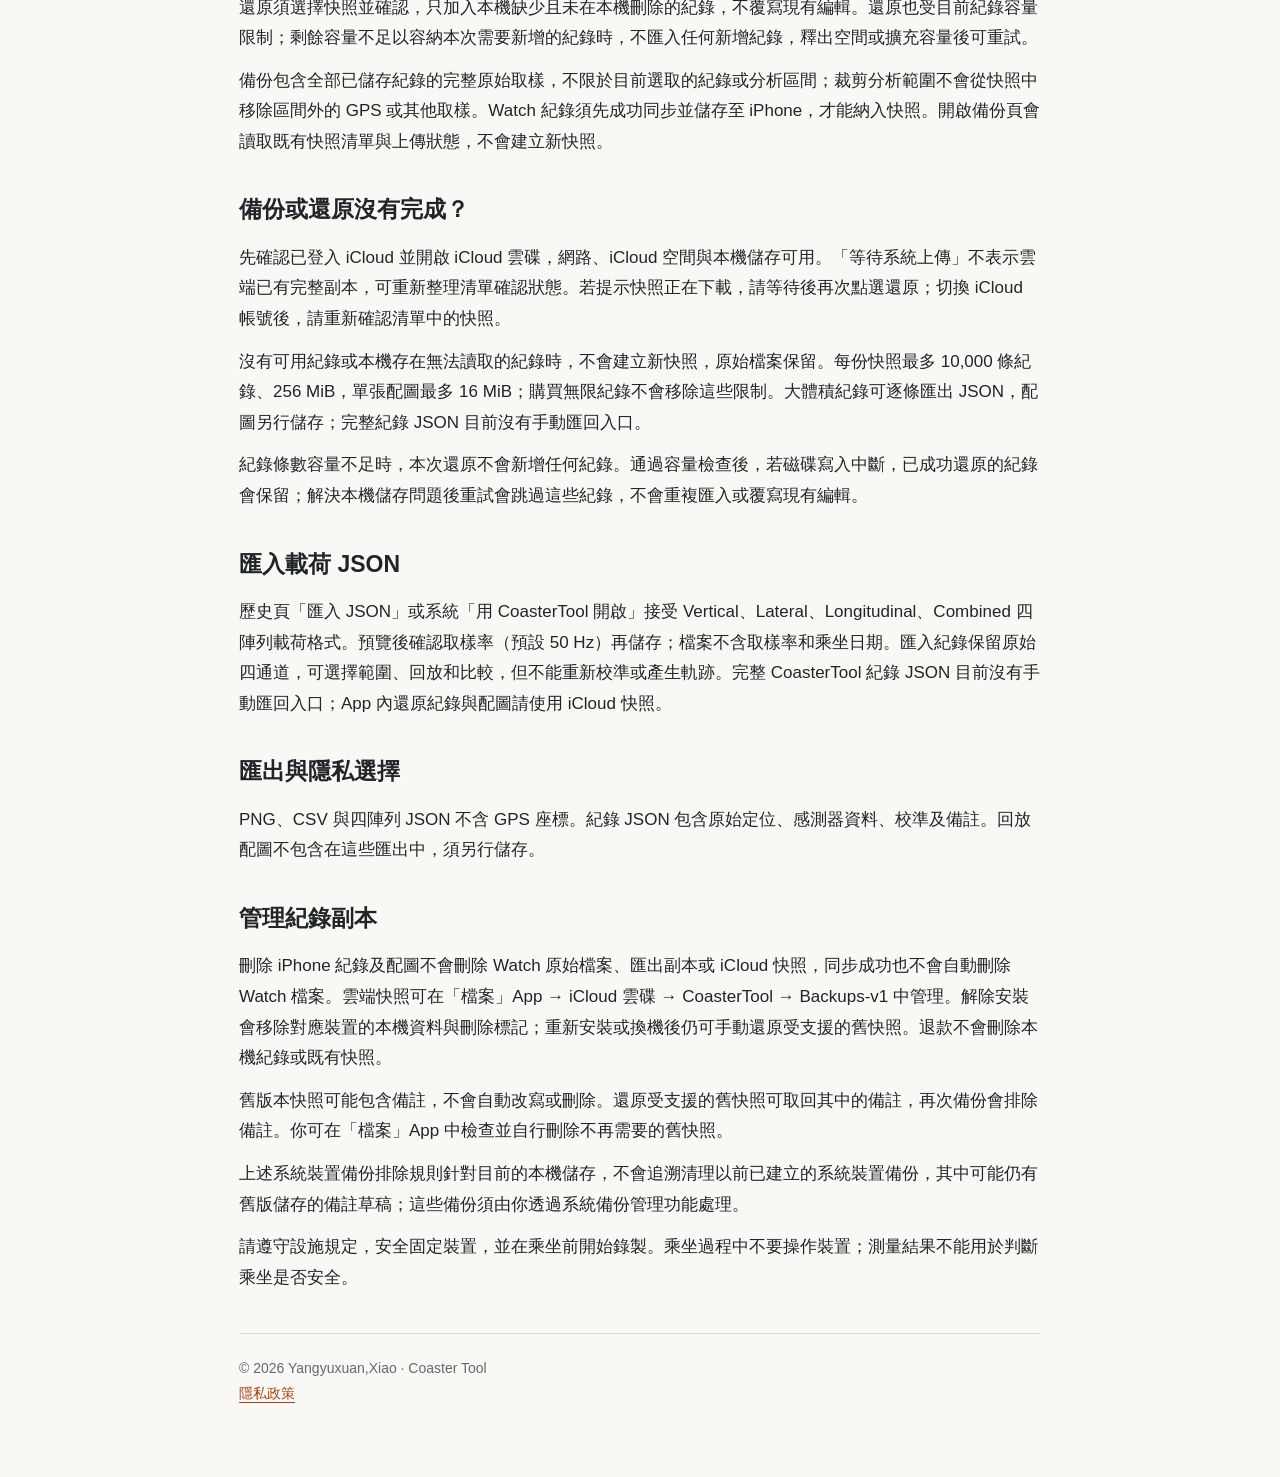
<file: zh-Hant/index.html>
<!doctype html>
<html lang="zh-Hant" data-language="zh-Hant" data-page="index.html" dir="ltr">
<head>
    <meta charset="utf-8">
    <meta name="viewport" content="width=device-width,initial-scale=1">
    <title>Coaster Tool — 技術支援</title>
    <meta name="description" content="Coaster Tool 錄製、紀錄容量購買與回復購買、免費 iCloud 手動備份及資料管理說明。">
    <link rel="stylesheet" href="../style.css">
    <link rel="alternate" hreflang="zh-Hans" href="../zh-Hans/index.html">
    <link rel="alternate" hreflang="zh-Hant" href="../zh-Hant/index.html">
    <link rel="alternate" hreflang="en" href="../en/index.html">
    <link rel="alternate" hreflang="fr" href="../fr/index.html">
    <link rel="alternate" hreflang="ja" href="../ja/index.html">
    <link rel="alternate" hreflang="ar" href="../ar/index.html">
    <link rel="alternate" hreflang="x-default" href="../index.html">
    <script src="../language.js" defer></script>
</head>
<body>
<main>
    <nav aria-label="網站導覽">
        <strong>Coaster Tool</strong>
        <a href="index.html" aria-current="page">技術支援</a>
        <a href="privacy.html">隱私政策</a>
    </nav>
    <nav class="language-switcher" aria-label="選擇語言">
        <a href="../zh-Hans/index.html" lang="zh-Hans" hreflang="zh-Hans" data-language-link="zh-Hans" dir="ltr">简体中文</a>
        <a href="../zh-Hant/index.html" lang="zh-Hant" hreflang="zh-Hant" data-language-link="zh-Hant" aria-current="true" dir="ltr">繁體中文</a>
        <a href="../en/index.html" lang="en" hreflang="en" data-language-link="en" dir="ltr">English</a>
        <a href="../fr/index.html" lang="fr" hreflang="fr" data-language-link="fr" dir="ltr">Français</a>
        <a href="../ja/index.html" lang="ja" hreflang="ja" data-language-link="ja" dir="ltr">日本語</a>
        <a href="../ar/index.html" lang="ar" hreflang="ar" data-language-link="ar" dir="rtl">العربية</a>
        <button type="button" data-auto-language hidden>跟隨瀏覽器語言</button>
    </nav>
    <h1>記錄這一程，回看每個瞬間。</h1>
    <p>Coaster Tool 在 iPhone 與 Apple Watch 記錄過山車運動。可查看載荷曲線、校準、回放、比較及估算的 2D / 3D 軌跡。</p>
    <h2>需要協助？</h2>
    <p>可透過下方 GitHub Issues 或電子郵件回報問題。請在 Issue 或郵件中附上裝置型號、系統版本（iOS／watchOS）、App 版本、問題描述、預期與實際結果，以及能夠重現問題的具體操作步驟。GitHub Issues 為公開回報管道；無論使用哪種方式，請勿附上精確位置、私人照片或完整紀錄。</p>
    <p><a href="https://github.com/YangYuXuanXiao/CoasterToolWeb/issues">聯絡開發者（公開意見）</a> · <a href="mailto:xiaoyangyuxuan@126.com">電子郵件回報：xiaoyangyuxuan@126.com</a></p>
    <h2>開始錄製與鎖定螢幕</h2>
    <p>運動權限用於錄製，定位可選。在前景開始錄製並授權定位後，iPhone 可在鎖定螢幕或切換 App 後繼續錄製，並顯示系統背景定位指示；Apple Watch 授權定位後也支援背景錄製。未授權定位時，兩端進入背景都會結束並儲存。單次最長 20 分鐘。</p>
    <p>背景錄製仍受系統排程影響，可能出現缺測或被終止；iPhone 被強制退出或系統終止時，尚未儲存的錄製可能遺失。缺失取樣不會被補造。</p>
    <p>支援 iOS 17 及以上和 watchOS 10 及以上。iPhone 即時三軸顯示未校準的裝置載荷，Watch 顯示原始合載荷；錄製後的列車方向載荷須完成相應校準。裝置可用時還會採集氣壓和相對高度，氣壓計不可用不影響其他感測器錄製。</p>
    <h2>停止錄製前確認</h2>
    <p>iPhone 與 Apple Watch 的停止錄製前確認分別設定，預設關閉。開啟後，點選結束錄製需要再次確認；關閉時直接結束。手錶設定也可在 iPhone 的「Apple Watch 設定與同步」頁面修改；離線變更在連線後同步，錄製期間收到的變更於下次錄製生效。請將兩端更新至最新版本以維持設定同步。</p>
    <h2>合成示範</h2>
    <p>在歷史頁載入示範紀錄，即可查看曲線、回放與軌跡。示範運動資料為明確標示的合成範例，並非真實測量。</p>
    <h2>校準與 2D / 3D 軌跡</h2>
    <p>軌跡需要完整的重力與前進方向校準、有效地理航向，以及目前連續運動資料段內通過品質檢查的 GPS。在「曲線範圍與校準」儲存新的分析範圍，會重新計算共用的 2D / 3D 軌跡；還原完整錄製並儲存可重算全程，原始取樣保留。不符合軌跡條件時仍可錄製和查看可用載荷資料，但不提供純慣性或僅 GPS 軌跡。估算會漂移，佩戴和動作也會影響測量；本工具不提供乘坐安全認證或專業工程測量。</p>
    <p>氣壓高度以本次錄製首個有效氣壓樣本為零點，可在 GPS 通過品質檢查後輔助高度估計；裁剪分析範圍不會重設零點。氣壓計不能替代 GPS 或地理航向，也不會單獨產生軌跡。</p>
    <h2>自動裁剪乘坐區間</h2>
    <p>在「曲線範圍與校準」點選「自動裁剪：提升 / 彈射至煞車」，產生涵蓋提升或彈射至最終煞車的建議區間。本機紀錄須先完成 XYZ 校準；辨識不依賴 GPS。可微調或恢復全程，儲存後更新統計、回放、比較、匯出及軌跡。無法可靠辨識時保留原選擇，請手動調整。四陣列匯入紀錄缺少傾斜資訊，平穩提升段可能需要手動補選，裁剪也不會產生軌跡。</p>
    <h2>曲線更平滑，測量值保留</h2>
    <p>本機載荷曲線會在顯示時抑制短促孤立毛刺與高頻抖動，保留持續峰值及真實缺測斷線。點選讀數、回放讀數、統計與 CSV / JSON 使用未套用這層顯示濾波的測量值，因此可能與顯示曲線略有差異。校準頁的原始曲線及四陣列匯入載荷不套用這層顯示濾波。</p>
    <h2>同步與資料保留</h2>
    <p>Watch 紀錄透過 WatchConnectivity 傳送至配對 iPhone。本機紀錄、配圖、Watch 原始檔案、收件匣及備註草稿排除系統裝置備份；一般設定可能參與系統備份。移轉或重新安裝前，可手動建立不含備註的 iCloud 備份，或透過分享頁匯出需要保留的紀錄。紀錄 JSON 保留備註，配圖須另行儲存。</p>
    <p>Watch 只有在 iPhone 驗證並儲存紀錄、傳回入庫回執後才標記已同步。iPhone 容量不足時，收件匣和 Watch 原件會保留，Watch 仍可離線錄製；釋出空間或擴充容量後，可在同步設定中重試。</p>
    <h2>記錄空間與購買</h2>
    <p>預設可在 iPhone 儲存 50 條紀錄。在設定 → 留住每一次精彩 → 記錄空間，或歷史頁的「記錄空間」查看用量，可一次性購買「100 條紀錄」將總容量提升到 100 條，或購買「無限紀錄」解除紀錄條數上限。兩者都是非消耗型商品，並非訂閱；價格以 App Store 顯示為準。升級為獨立購買，按所選商品的完整價格付款，先前的購買不折抵。擴充容量不增加 iCloud 空間，也不改變單次 20 分鐘或檔案大小等限制。</p>
    <p>歷史頁的記錄空間入口通常在底部，達到容量的 90% 時移至頂部（45/50 或 90/100 條）。本機所有已儲存紀錄都占用容量，包括示範紀錄和保留的無法讀取檔案。額滿時開始新錄製會開啟容量購買頁；現有紀錄仍可查看、編輯和匯出，也可刪除不再需要的紀錄以釋出空間。</p>
    <p>在「記錄空間」購買頁點選「回復購買」，可回復目前 App Store 帳號的有效容量權益，不會自動還原紀錄。最高有效級別生效；退款或權益撤銷後回到仍有效的級別或免費 50 條，現有紀錄保留。iCloud 手動備份與還原預設免費提供。</p>
    <h2>購買未解鎖、待批准與退款</h2>
    <p>已購買但未解鎖時，請確認 App Store 使用購買時的帳號，返回應用程式或在「記錄空間」點選「回復購買」。iCloud 帳號可與 App Store 帳號不同；回復購買只回復有效容量權益，紀錄與配圖須另行從 iCloud 快照還原。付款中斷或顯示錯誤時，先核對目前權益，避免重複購買。</p>
    <p>等待批准期間尚未解鎖新增容量，可以關閉購買頁；批准後應用程式會在收到交易更新時重新整理權益。請求遭拒或過期時，可主動重新檢查，再決定是否重試。退款可依 <a href="https://support.apple.com/en-us/118223">Apple 的退款說明</a>申請，是否獲准以 Apple 處理結果為準。退款後的容量依仍有效的最高級別計算，現有紀錄保留。</p>
    <p>應用程式使用條款請見 <a href="https://www.apple.com/legal/internet-services/itunes/dev/stdeula/">Apple 標準使用者授權合約（EULA）</a>；iCloud 服務的資料處理請見 <a href="https://www.apple.com/legal/privacy/data/en/apple-id/">Apple 帳號與 iCloud 隱私權說明</a>。</p>
    <h2>iCloud 手動備份與還原</h2>
    <p>進入設定 → 記錄備份，可免費查看、建立和還原手動快照，無須購買或回復購買。每次備份均由你主動發起，不自動備份或雙向同步；使用你自己的 iCloud 雲碟空間，需要登入 iCloud、開啟雲碟並有足夠空間。</p>
    <p>新建快照包含已儲存至 iPhone 的紀錄、精確 GPS、氣壓資料、校準和配圖，排除全部備註、設定及未同步的 Watch 檔案。本機備註保留，但無法從新快照中還原。備份後請確認狀態為「已上傳至 iCloud」；等待系統上傳不代表已經完成，移轉裝置或解除安裝前應先確認。</p>
    <p>還原須選擇快照並確認，只加入本機缺少且未在本機刪除的紀錄，不覆寫現有編輯。還原也受目前紀錄容量限制；剩餘容量不足以容納本次需要新增的紀錄時，不匯入任何新增紀錄，釋出空間或擴充容量後可重試。</p>
    <p>備份包含全部已儲存紀錄的完整原始取樣，不限於目前選取的紀錄或分析區間；裁剪分析範圍不會從快照中移除區間外的 GPS 或其他取樣。Watch 紀錄須先成功同步並儲存至 iPhone，才能納入快照。開啟備份頁會讀取既有快照清單與上傳狀態，不會建立新快照。</p>
    <h2>備份或還原沒有完成？</h2>
    <p>先確認已登入 iCloud 並開啟 iCloud 雲碟，網路、iCloud 空間與本機儲存可用。「等待系統上傳」不表示雲端已有完整副本，可重新整理清單確認狀態。若提示快照正在下載，請等待後再次點選還原；切換 iCloud 帳號後，請重新確認清單中的快照。</p>
    <p>沒有可用紀錄或本機存在無法讀取的紀錄時，不會建立新快照，原始檔案保留。每份快照最多 10,000 條紀錄、256 MiB，單張配圖最多 16 MiB；購買無限紀錄不會移除這些限制。大體積紀錄可逐條匯出 JSON，配圖另行儲存；完整紀錄 JSON 目前沒有手動匯回入口。</p>
    <p>紀錄條數容量不足時，本次還原不會新增任何紀錄。通過容量檢查後，若磁碟寫入中斷，已成功還原的紀錄會保留；解決本機儲存問題後重試會跳過這些紀錄，不會重複匯入或覆寫現有編輯。</p>
    <h2>匯入載荷 JSON</h2>
    <p>歷史頁「匯入 JSON」或系統「用 CoasterTool 開啟」接受 Vertical、Lateral、Longitudinal、Combined 四陣列載荷格式。預覽後確認取樣率（預設 50 Hz）再儲存；檔案不含取樣率和乘坐日期。匯入紀錄保留原始四通道，可選擇範圍、回放和比較，但不能重新校準或產生軌跡。完整 CoasterTool 紀錄 JSON 目前沒有手動匯回入口；App 內還原紀錄與配圖請使用 iCloud 快照。</p>
    <h2>匯出與隱私選擇</h2>
    <p>PNG、CSV 與四陣列 JSON 不含 GPS 座標。紀錄 JSON 包含原始定位、感測器資料、校準及備註。回放配圖不包含在這些匯出中，須另行儲存。</p>
    <h2>管理紀錄副本</h2>
    <p>刪除 iPhone 紀錄及配圖不會刪除 Watch 原始檔案、匯出副本或 iCloud 快照，同步成功也不會自動刪除 Watch 檔案。雲端快照可在「檔案」App → iCloud 雲碟 → CoasterTool → Backups-v1 中管理。解除安裝會移除對應裝置的本機資料與刪除標記；重新安裝或換機後仍可手動還原受支援的舊快照。退款不會刪除本機紀錄或既有快照。</p>
    <p>舊版本快照可能包含備註，不會自動改寫或刪除。還原受支援的舊快照可取回其中的備註，再次備份會排除備註。你可在「檔案」App 中檢查並自行刪除不再需要的舊快照。</p>
    <p>上述系統裝置備份排除規則針對目前的本機儲存，不會追溯清理以前已建立的系統裝置備份，其中可能仍有舊版儲存的備註草稿；這些備份須由你透過系統備份管理功能處理。</p>
    <p>請遵守設施規定，安全固定裝置，並在乘坐前開始錄製。乘坐過程中不要操作裝置；測量結果不能用於判斷乘坐是否安全。</p>
    <footer>© 2026 Yangyuxuan,Xiao · Coaster Tool<br><a href="privacy.html">隱私政策</a></footer>
</main>
</body>
</html>
</file>
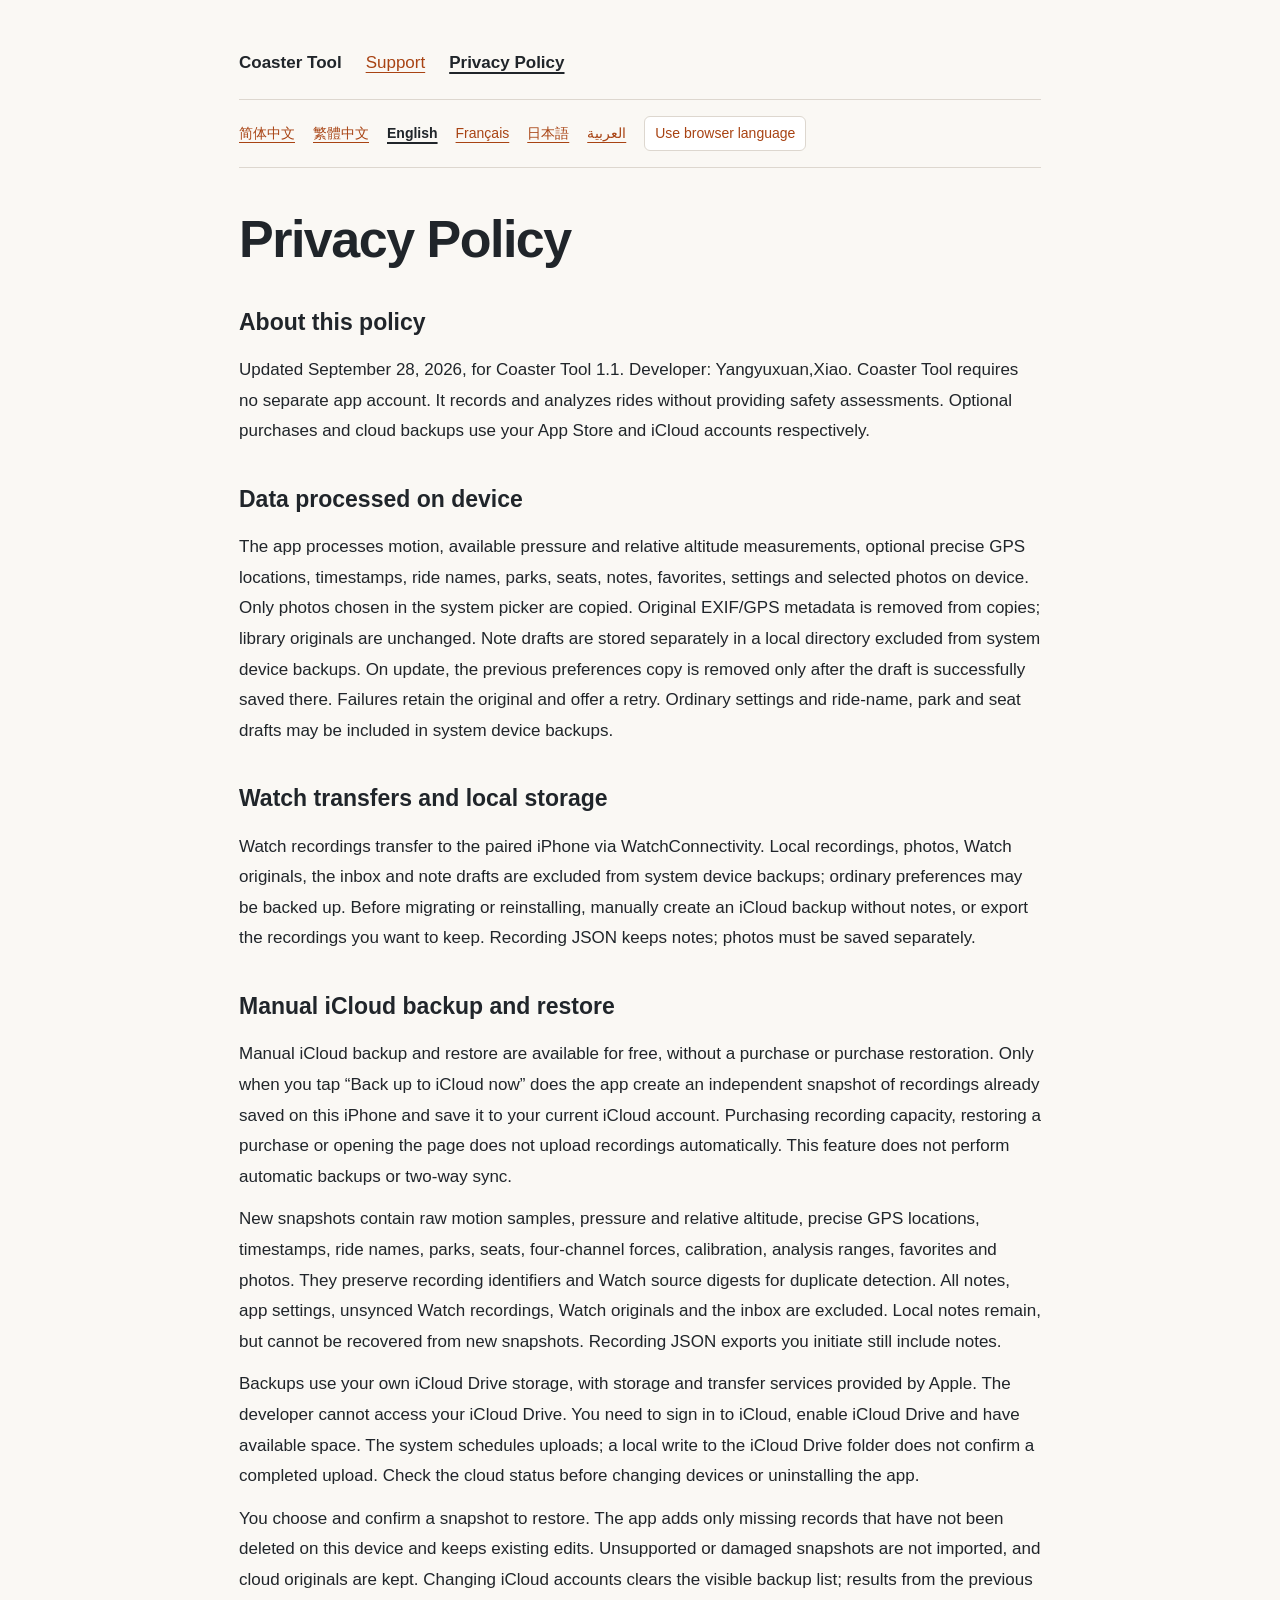
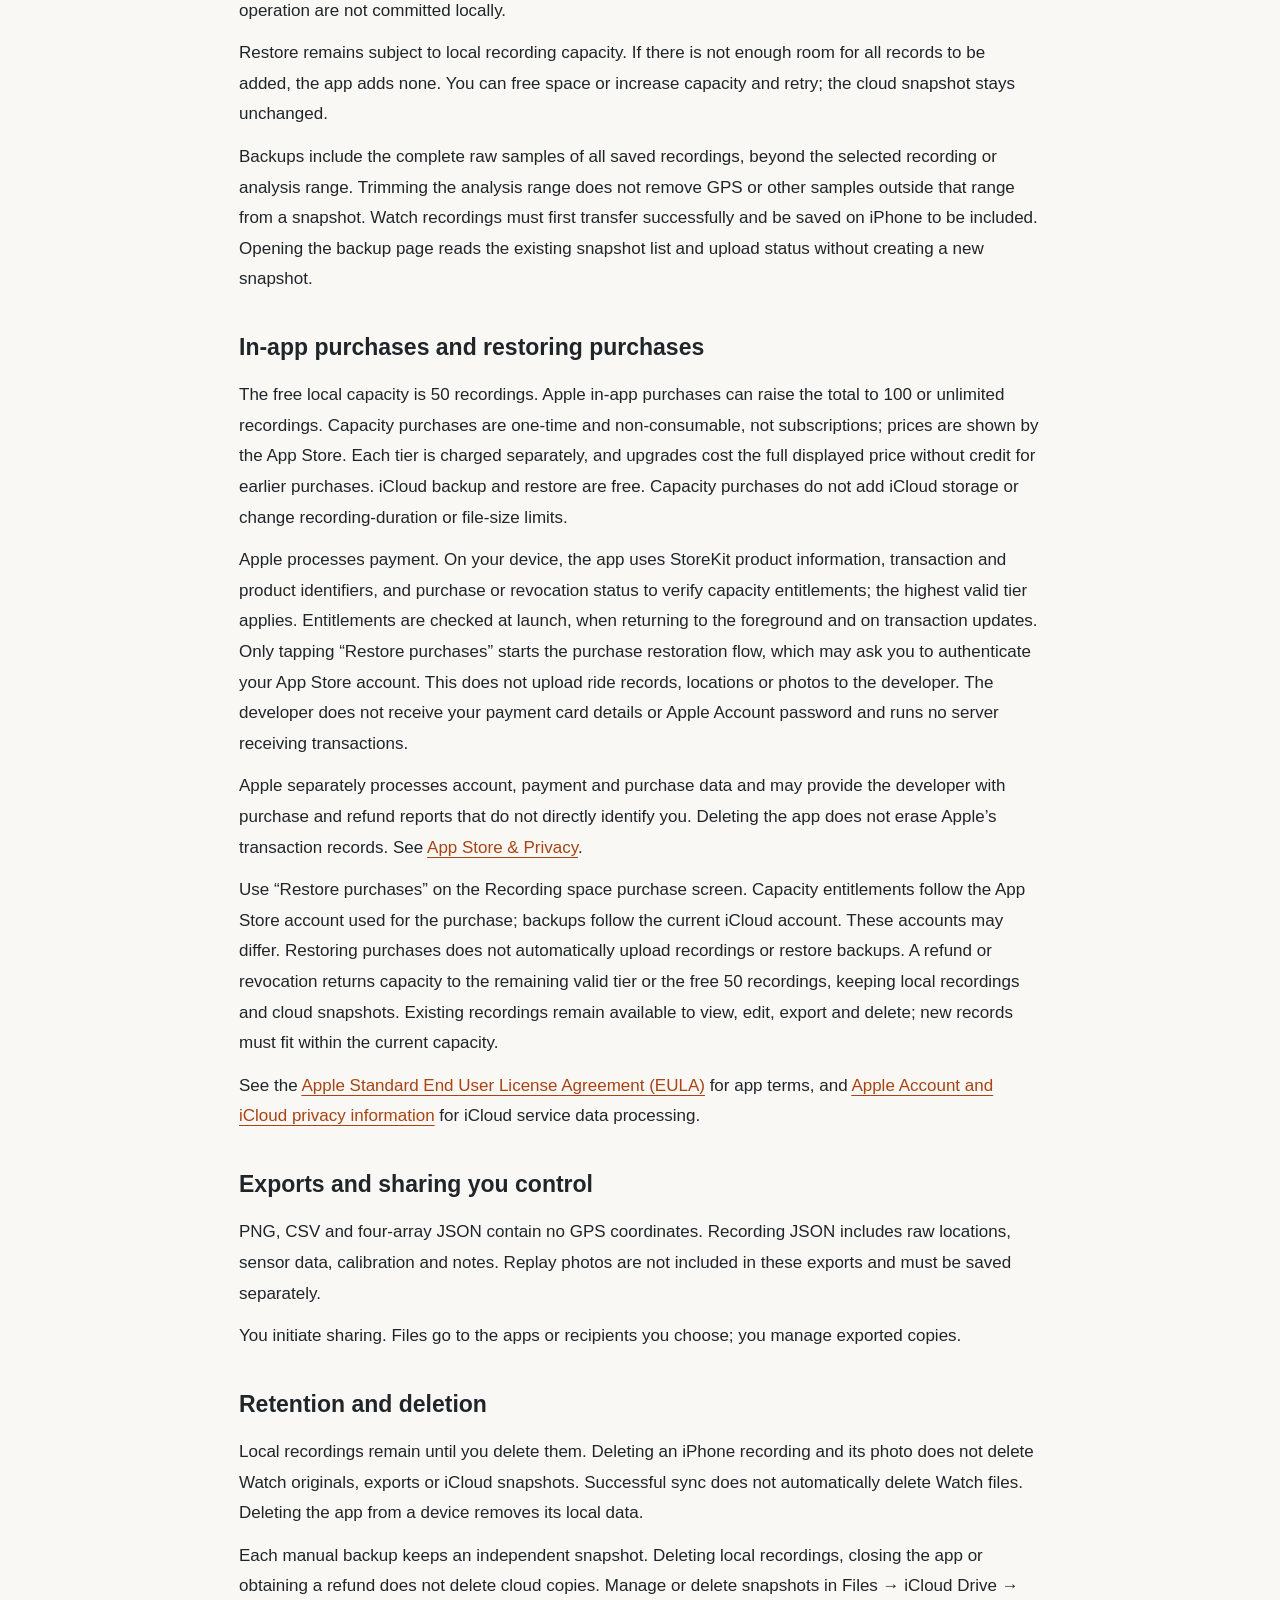
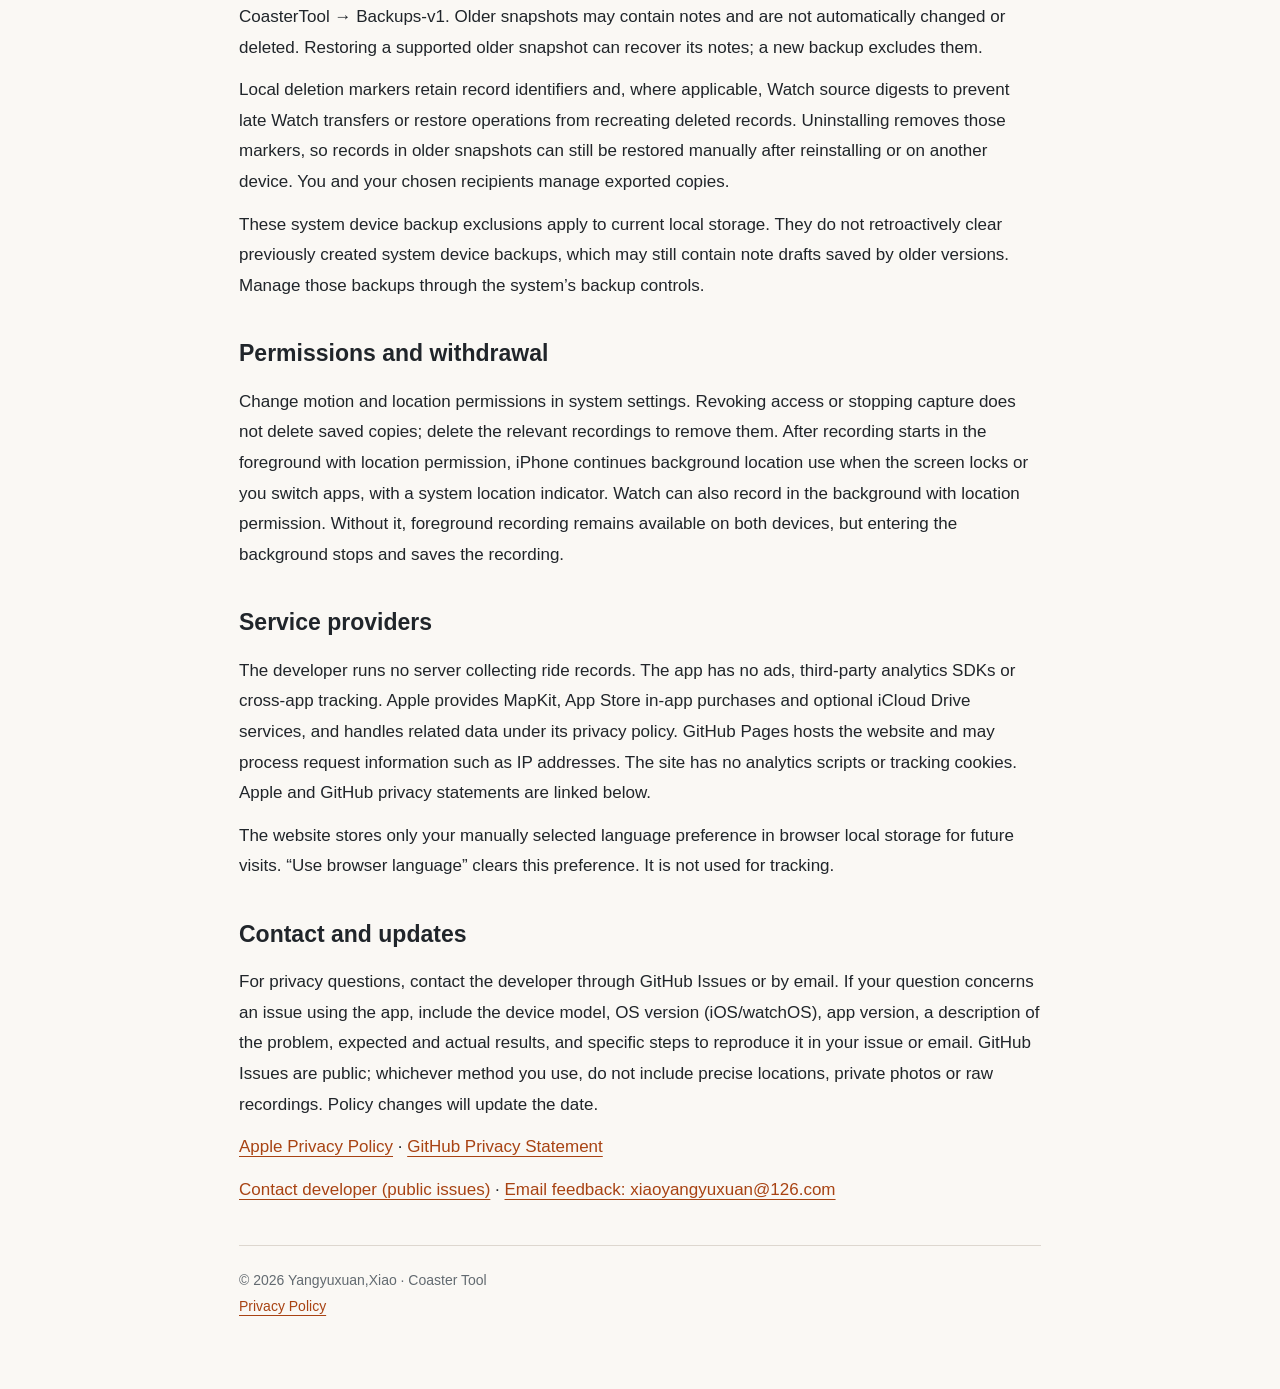
<file: privacy.html>
<!doctype html>
<html lang="en" data-page="privacy.html" dir="ltr">
<head>
    <meta charset="utf-8">
    <meta name="viewport" content="width=device-width,initial-scale=1">
    <title>Coaster Tool — Privacy Policy</title>
    <meta name="description" content="How Coaster Tool 1.1 handles motion, location, photos, optional iCloud backups, in-app purchases and shared data.">
    <link rel="stylesheet" href="style.css">
    <link rel="alternate" hreflang="zh-Hans" href="zh-Hans/privacy.html">
    <link rel="alternate" hreflang="zh-Hant" href="zh-Hant/privacy.html">
    <link rel="alternate" hreflang="en" href="en/privacy.html">
    <link rel="alternate" hreflang="fr" href="fr/privacy.html">
    <link rel="alternate" hreflang="ja" href="ja/privacy.html">
    <link rel="alternate" hreflang="ar" href="ar/privacy.html">
    <link rel="alternate" hreflang="x-default" href="privacy.html">
    <script src="language.js" defer></script>
</head>
<body>
<main>
    <nav aria-label="Site navigation"><strong>Coaster Tool</strong><a href="index.html">Support</a><a href="privacy.html">Privacy Policy</a></nav>
    <h1>Privacy Policy</h1>
    <p>Choose your language · <span lang="zh-Hans">选择语言</span> · <span lang="zh-Hant">選擇語言</span> · <span lang="fr">Choisir la langue</span> · <span lang="ja" dir="ltr">言語を選択</span> · <span lang="ar" dir="rtl">اختر اللغة</span></p>
    <ul>
        <li><a href="zh-Hans/privacy.html" lang="zh-Hans" hreflang="zh-Hans" data-language-link="zh-Hans" dir="ltr">简体中文 — 隐私政策</a></li>
        <li><a href="zh-Hant/privacy.html" lang="zh-Hant" hreflang="zh-Hant" data-language-link="zh-Hant" dir="ltr">繁體中文 — 隱私政策</a></li>
        <li><a href="en/privacy.html" lang="en" hreflang="en" data-language-link="en" dir="ltr">English — Privacy Policy</a></li>
        <li><a href="fr/privacy.html" lang="fr" hreflang="fr" data-language-link="fr" dir="ltr">Français — Politique de confidentialité</a></li>
        <li><a href="ja/privacy.html" lang="ja" hreflang="ja" data-language-link="ja" dir="ltr">日本語 — プライバシーポリシー</a></li>
        <li><a href="ar/privacy.html" lang="ar" hreflang="ar" data-language-link="ar" dir="rtl">العربية — سياسة الخصوصية</a></li>
    </ul>
    <footer>© 2026 Yangyuxuan,Xiao · Coaster Tool</footer>
</main>
</body>
</html>
</file>
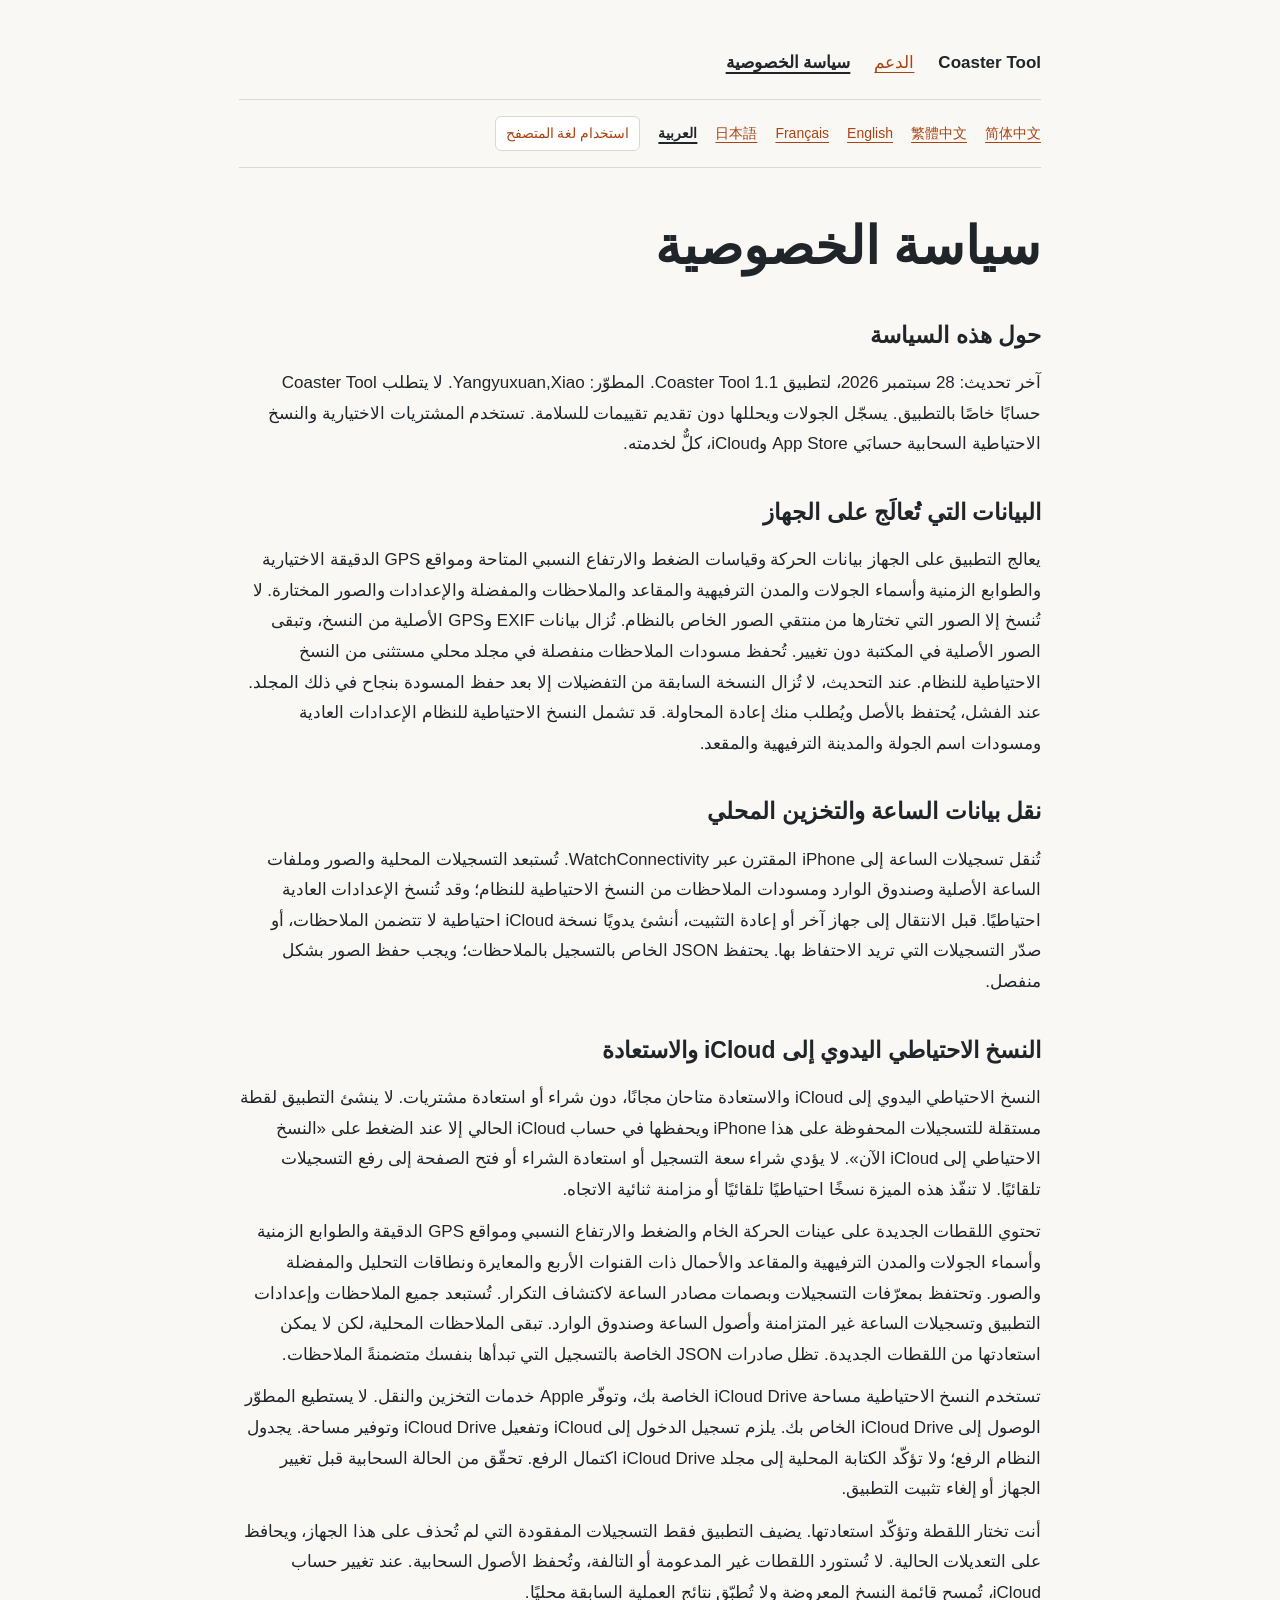
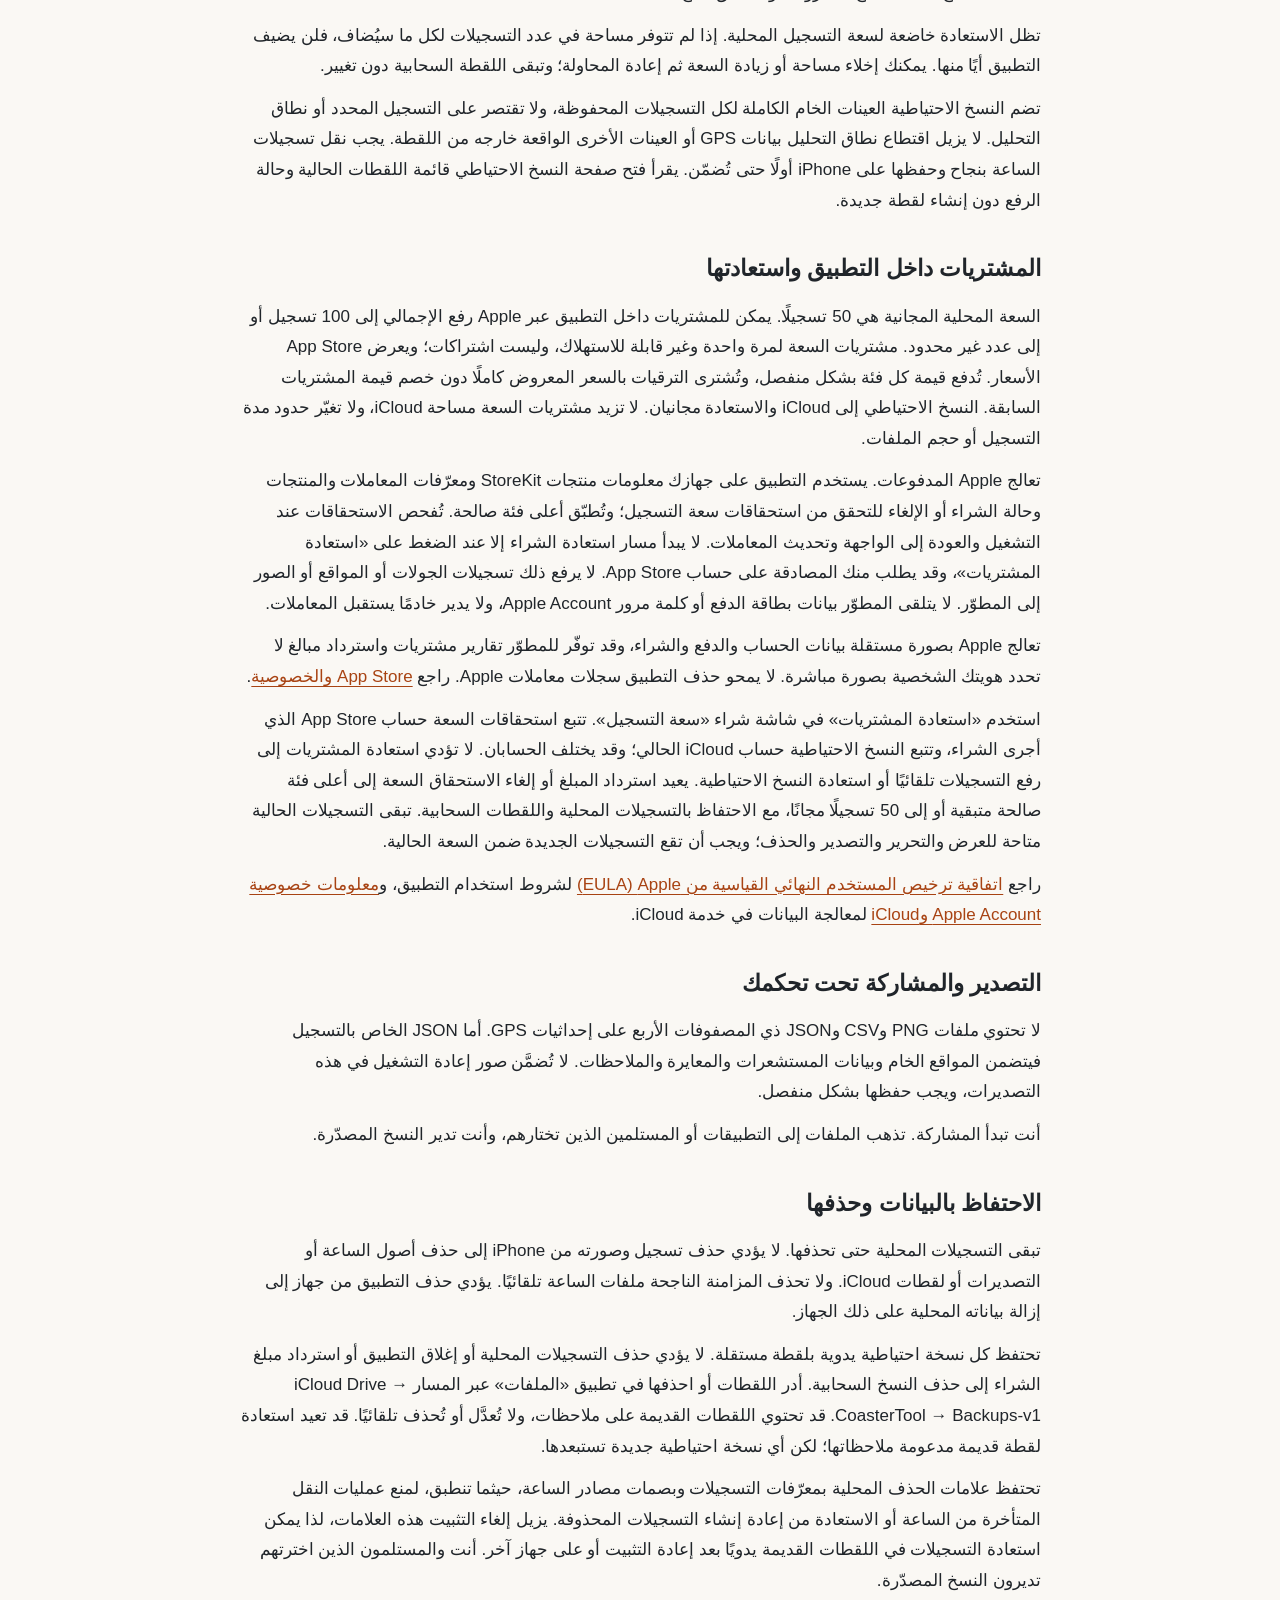
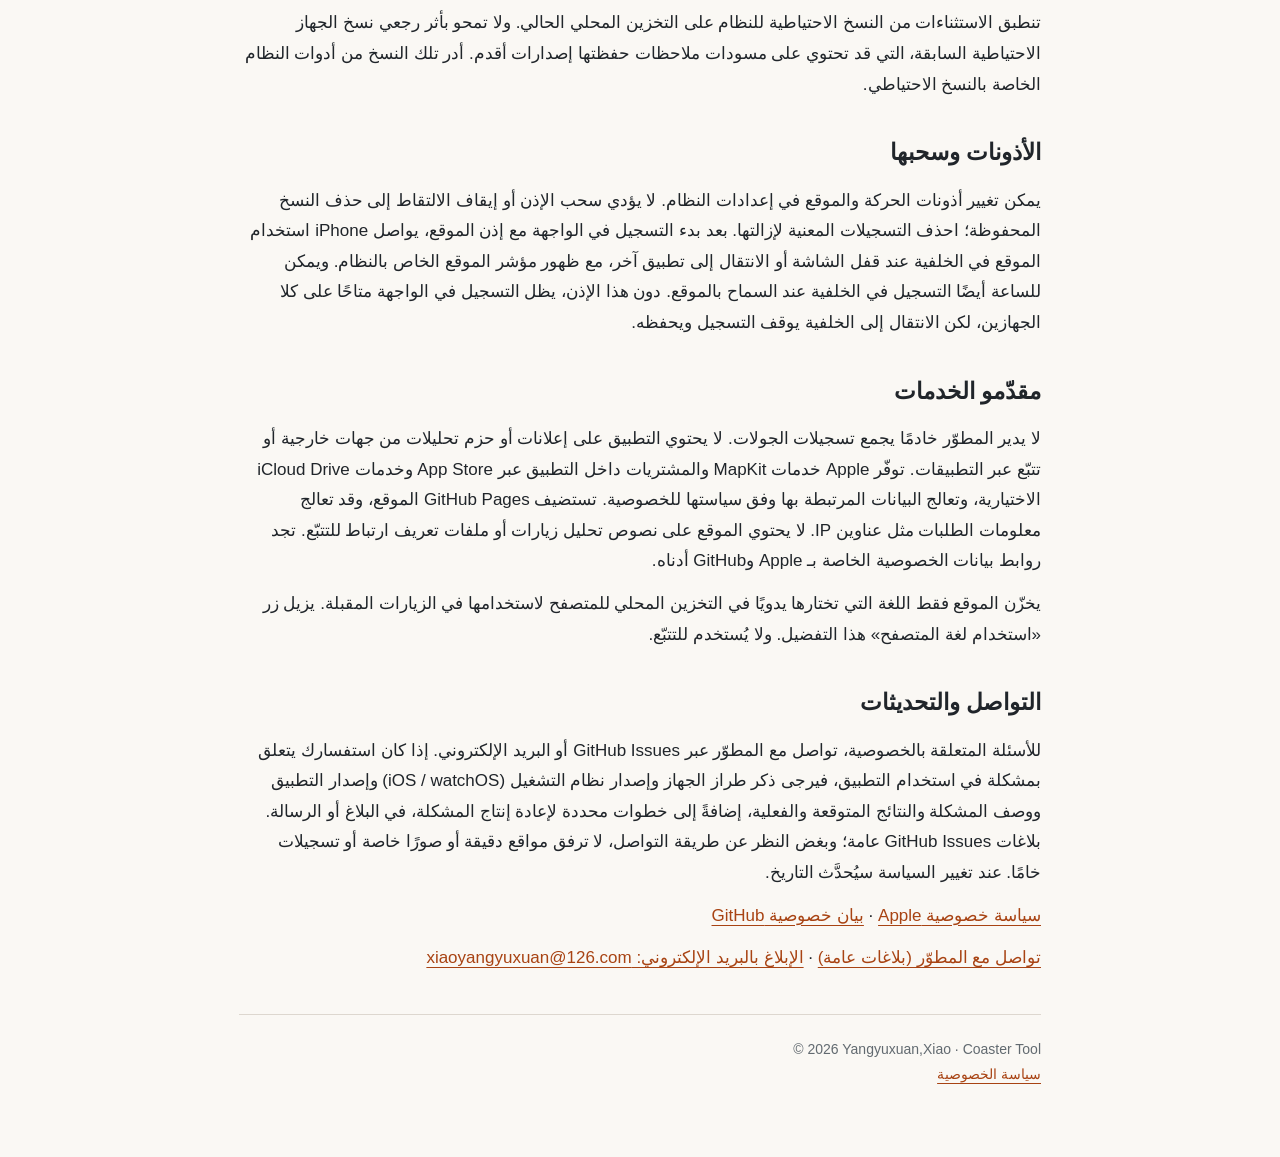
<file: ar/privacy.html>
<!doctype html>
<html lang="ar" data-language="ar" data-page="privacy.html" dir="rtl">
<head>
    <meta charset="utf-8">
    <meta name="viewport" content="width=device-width,initial-scale=1">
    <title>Coaster Tool — سياسة الخصوصية</title>
    <meta name="description" content="سياسة خصوصية Coaster Tool 1.1 للحركة والموقع والصور والنسخ الاحتياطية إلى iCloud والمشتريات داخل التطبيق والاحتفاظ بالبيانات.">
    <link rel="stylesheet" href="../style.css">
    <link rel="alternate" hreflang="zh-Hans" href="../zh-Hans/privacy.html">
    <link rel="alternate" hreflang="zh-Hant" href="../zh-Hant/privacy.html">
    <link rel="alternate" hreflang="en" href="../en/privacy.html">
    <link rel="alternate" hreflang="fr" href="../fr/privacy.html">
    <link rel="alternate" hreflang="ja" href="../ja/privacy.html">
    <link rel="alternate" hreflang="ar" href="../ar/privacy.html">
    <link rel="alternate" hreflang="x-default" href="../privacy.html">
    <script src="../language.js" defer></script>
</head>
<body>
<main>
    <nav aria-label="التنقل في الموقع">
        <strong><bdi dir="ltr">Coaster Tool</bdi></strong>
        <a href="index.html">الدعم</a>
        <a href="privacy.html" aria-current="page">سياسة الخصوصية</a>
    </nav>
    <nav class="language-switcher" aria-label="اختر اللغة">
        <a href="../zh-Hans/privacy.html" lang="zh-Hans" hreflang="zh-Hans" data-language-link="zh-Hans" dir="ltr">简体中文</a>
        <a href="../zh-Hant/privacy.html" lang="zh-Hant" hreflang="zh-Hant" data-language-link="zh-Hant" dir="ltr">繁體中文</a>
        <a href="../en/privacy.html" lang="en" hreflang="en" data-language-link="en" dir="ltr">English</a>
        <a href="../fr/privacy.html" lang="fr" hreflang="fr" data-language-link="fr" dir="ltr">Français</a>
        <a href="../ja/privacy.html" lang="ja" hreflang="ja" data-language-link="ja" dir="ltr">日本語</a>
        <a href="../ar/privacy.html" lang="ar" hreflang="ar" data-language-link="ar" aria-current="true" dir="rtl">العربية</a>
        <button type="button" data-auto-language hidden>استخدام لغة المتصفح</button>
    </nav>
    <h1>سياسة الخصوصية</h1>
    <h2>حول هذه السياسة</h2>
    <p>آخر تحديث: 28 سبتمبر 2026، لتطبيق <bdi dir="ltr">Coaster Tool 1.1</bdi>. المطوّر: <bdi dir="ltr">Yangyuxuan,Xiao</bdi>. لا يتطلب Coaster Tool حسابًا خاصًا بالتطبيق. يسجّل الجولات ويحللها دون تقديم تقييمات للسلامة. تستخدم المشتريات الاختيارية والنسخ الاحتياطية السحابية حسابَي App Store وiCloud، كلٌّ لخدمته.</p>
    <h2>البيانات التي تُعالَج على الجهاز</h2>
    <p>يعالج التطبيق على الجهاز بيانات الحركة وقياسات الضغط والارتفاع النسبي المتاحة ومواقع GPS الدقيقة الاختيارية والطوابع الزمنية وأسماء الجولات والمدن الترفيهية والمقاعد والملاحظات والمفضلة والإعدادات والصور المختارة. لا تُنسخ إلا الصور التي تختارها من منتقي الصور الخاص بالنظام. تُزال بيانات EXIF وGPS الأصلية من النسخ، وتبقى الصور الأصلية في المكتبة دون تغيير. تُحفظ مسودات الملاحظات منفصلة في مجلد محلي مستثنى من النسخ الاحتياطية للنظام. عند التحديث، لا تُزال النسخة السابقة من التفضيلات إلا بعد حفظ المسودة بنجاح في ذلك المجلد. عند الفشل، يُحتفظ بالأصل ويُطلب منك إعادة المحاولة. قد تشمل النسخ الاحتياطية للنظام الإعدادات العادية ومسودات اسم الجولة والمدينة الترفيهية والمقعد.</p>
    <h2>نقل بيانات الساعة والتخزين المحلي</h2>
    <p>تُنقل تسجيلات الساعة إلى iPhone المقترن عبر WatchConnectivity. تُستبعد التسجيلات المحلية والصور وملفات الساعة الأصلية وصندوق الوارد ومسودات الملاحظات من النسخ الاحتياطية للنظام؛ وقد تُنسخ الإعدادات العادية احتياطيًا. قبل الانتقال إلى جهاز آخر أو إعادة التثبيت، أنشئ يدويًا نسخة iCloud احتياطية لا تتضمن الملاحظات، أو صدّر التسجيلات التي تريد الاحتفاظ بها. يحتفظ JSON الخاص بالتسجيل بالملاحظات؛ ويجب حفظ الصور بشكل منفصل.</p>
    <h2>النسخ الاحتياطي اليدوي إلى iCloud والاستعادة</h2>
    <p>النسخ الاحتياطي اليدوي إلى iCloud والاستعادة متاحان مجانًا، دون شراء أو استعادة مشتريات. لا ينشئ التطبيق لقطة مستقلة للتسجيلات المحفوظة على هذا iPhone ويحفظها في حساب iCloud الحالي إلا عند الضغط على «النسخ الاحتياطي إلى iCloud الآن». لا يؤدي شراء سعة التسجيل أو استعادة الشراء أو فتح الصفحة إلى رفع التسجيلات تلقائيًا. لا تنفّذ هذه الميزة نسخًا احتياطيًا تلقائيًا أو مزامنة ثنائية الاتجاه.</p>
    <p>تحتوي اللقطات الجديدة على عينات الحركة الخام والضغط والارتفاع النسبي ومواقع GPS الدقيقة والطوابع الزمنية وأسماء الجولات والمدن الترفيهية والمقاعد والأحمال ذات القنوات الأربع والمعايرة ونطاقات التحليل والمفضلة والصور. وتحتفظ بمعرّفات التسجيلات وبصمات مصادر الساعة لاكتشاف التكرار. تُستبعد جميع الملاحظات وإعدادات التطبيق وتسجيلات الساعة غير المتزامنة وأصول الساعة وصندوق الوارد. تبقى الملاحظات المحلية، لكن لا يمكن استعادتها من اللقطات الجديدة. تظل صادرات JSON الخاصة بالتسجيل التي تبدأها بنفسك متضمنةً الملاحظات.</p>
    <p>تستخدم النسخ الاحتياطية مساحة iCloud Drive الخاصة بك، وتوفّر Apple خدمات التخزين والنقل. لا يستطيع المطوّر الوصول إلى iCloud Drive الخاص بك. يلزم تسجيل الدخول إلى iCloud وتفعيل iCloud Drive وتوفير مساحة. يجدول النظام الرفع؛ ولا تؤكّد الكتابة المحلية إلى مجلد iCloud Drive اكتمال الرفع. تحقّق من الحالة السحابية قبل تغيير الجهاز أو إلغاء تثبيت التطبيق.</p>
    <p>أنت تختار اللقطة وتؤكّد استعادتها. يضيف التطبيق فقط التسجيلات المفقودة التي لم تُحذف على هذا الجهاز، ويحافظ على التعديلات الحالية. لا تُستورد اللقطات غير المدعومة أو التالفة، وتُحفظ الأصول السحابية. عند تغيير حساب iCloud، تُمسح قائمة النسخ المعروضة ولا تُطبّق نتائج العملية السابقة محليًا.</p>
    <p>تظل الاستعادة خاضعة لسعة التسجيل المحلية. إذا لم تتوفر مساحة في عدد التسجيلات لكل ما سيُضاف، فلن يضيف التطبيق أيًا منها. يمكنك إخلاء مساحة أو زيادة السعة ثم إعادة المحاولة؛ وتبقى اللقطة السحابية دون تغيير.</p>
    <p>تضم النسخ الاحتياطية العينات الخام الكاملة لكل التسجيلات المحفوظة، ولا تقتصر على التسجيل المحدد أو نطاق التحليل. لا يزيل اقتطاع نطاق التحليل بيانات GPS أو العينات الأخرى الواقعة خارجه من اللقطة. يجب نقل تسجيلات الساعة بنجاح وحفظها على iPhone أولًا حتى تُضمّن. يقرأ فتح صفحة النسخ الاحتياطي قائمة اللقطات الحالية وحالة الرفع دون إنشاء لقطة جديدة.</p>
    <h2>المشتريات داخل التطبيق واستعادتها</h2>
    <p>السعة المحلية المجانية هي 50 تسجيلًا. يمكن للمشتريات داخل التطبيق عبر Apple رفع الإجمالي إلى 100 تسجيل أو إلى عدد غير محدود. مشتريات السعة لمرة واحدة وغير قابلة للاستهلاك، وليست اشتراكات؛ ويعرض App Store الأسعار. تُدفع قيمة كل فئة بشكل منفصل، وتُشترى الترقيات بالسعر المعروض كاملًا دون خصم قيمة المشتريات السابقة. النسخ الاحتياطي إلى iCloud والاستعادة مجانيان. لا تزيد مشتريات السعة مساحة iCloud، ولا تغيّر حدود مدة التسجيل أو حجم الملفات.</p>
    <p>تعالج Apple المدفوعات. يستخدم التطبيق على جهازك معلومات منتجات StoreKit ومعرّفات المعاملات والمنتجات وحالة الشراء أو الإلغاء للتحقق من استحقاقات سعة التسجيل؛ وتُطبّق أعلى فئة صالحة. تُفحص الاستحقاقات عند التشغيل والعودة إلى الواجهة وتحديث المعاملات. لا يبدأ مسار استعادة الشراء إلا عند الضغط على «استعادة المشتريات»، وقد يطلب منك المصادقة على حساب App Store. لا يرفع ذلك تسجيلات الجولات أو المواقع أو الصور إلى المطوّر. لا يتلقى المطوّر بيانات بطاقة الدفع أو كلمة مرور Apple Account، ولا يدير خادمًا يستقبل المعاملات.</p>
    <p>تعالج Apple بصورة مستقلة بيانات الحساب والدفع والشراء، وقد توفّر للمطوّر تقارير مشتريات واسترداد مبالغ لا تحدد هويتك الشخصية بصورة مباشرة. لا يمحو حذف التطبيق سجلات معاملات Apple. راجع <a href="https://www.apple.com/legal/privacy/data/en/app-store/">App Store والخصوصية</a>.</p>
    <p>استخدم «استعادة المشتريات» في شاشة شراء «سعة التسجيل». تتبع استحقاقات السعة حساب App Store الذي أجرى الشراء، وتتبع النسخ الاحتياطية حساب iCloud الحالي؛ وقد يختلف الحسابان. لا تؤدي استعادة المشتريات إلى رفع التسجيلات تلقائيًا أو استعادة النسخ الاحتياطية. يعيد استرداد المبلغ أو إلغاء الاستحقاق السعة إلى أعلى فئة صالحة متبقية أو إلى 50 تسجيلًا مجانًا، مع الاحتفاظ بالتسجيلات المحلية واللقطات السحابية. تبقى التسجيلات الحالية متاحة للعرض والتحرير والتصدير والحذف؛ ويجب أن تقع التسجيلات الجديدة ضمن السعة الحالية.</p>
    <p>راجع <a href="https://www.apple.com/legal/internet-services/itunes/dev/stdeula/">اتفاقية ترخيص المستخدم النهائي القياسية من Apple‏ (EULA)</a> لشروط استخدام التطبيق، و<a href="https://www.apple.com/legal/privacy/data/en/apple-id/">معلومات خصوصية Apple Account وiCloud</a> لمعالجة البيانات في خدمة iCloud.</p>
    <h2>التصدير والمشاركة تحت تحكمك</h2>
    <p>لا تحتوي ملفات PNG وCSV وJSON ذي المصفوفات الأربع على إحداثيات GPS. أما JSON الخاص بالتسجيل فيتضمن المواقع الخام وبيانات المستشعرات والمعايرة والملاحظات. لا تُضمَّن صور إعادة التشغيل في هذه التصديرات، ويجب حفظها بشكل منفصل.</p>
    <p>أنت تبدأ المشاركة. تذهب الملفات إلى التطبيقات أو المستلمين الذين تختارهم، وأنت تدير النسخ المصدّرة.</p>
    <h2>الاحتفاظ بالبيانات وحذفها</h2>
    <p>تبقى التسجيلات المحلية حتى تحذفها. لا يؤدي حذف تسجيل وصورته من iPhone إلى حذف أصول الساعة أو التصديرات أو لقطات iCloud. ولا تحذف المزامنة الناجحة ملفات الساعة تلقائيًا. يؤدي حذف التطبيق من جهاز إلى إزالة بياناته المحلية على ذلك الجهاز.</p>
    <p>تحتفظ كل نسخة احتياطية يدوية بلقطة مستقلة. لا يؤدي حذف التسجيلات المحلية أو إغلاق التطبيق أو استرداد مبلغ الشراء إلى حذف النسخ السحابية. أدر اللقطات أو احذفها في تطبيق «الملفات» عبر المسار <bdi dir="ltr">iCloud Drive → CoasterTool → Backups-v1</bdi>. قد تحتوي اللقطات القديمة على ملاحظات، ولا تُعدَّل أو تُحذف تلقائيًا. قد تعيد استعادة لقطة قديمة مدعومة ملاحظاتها؛ لكن أي نسخة احتياطية جديدة تستبعدها.</p>
    <p>تحتفظ علامات الحذف المحلية بمعرّفات التسجيلات وبصمات مصادر الساعة، حيثما تنطبق، لمنع عمليات النقل المتأخرة من الساعة أو الاستعادة من إعادة إنشاء التسجيلات المحذوفة. يزيل إلغاء التثبيت هذه العلامات، لذا يمكن استعادة التسجيلات في اللقطات القديمة يدويًا بعد إعادة التثبيت أو على جهاز آخر. أنت والمستلمون الذين اخترتهم تديرون النسخ المصدّرة.</p>
    <p>تنطبق الاستثناءات من النسخ الاحتياطية للنظام على التخزين المحلي الحالي. ولا تمحو بأثر رجعي نسخ الجهاز الاحتياطية السابقة، التي قد تحتوي على مسودات ملاحظات حفظتها إصدارات أقدم. أدر تلك النسخ من أدوات النظام الخاصة بالنسخ الاحتياطي.</p>
    <h2>الأذونات وسحبها</h2>
    <p>يمكن تغيير أذونات الحركة والموقع في إعدادات النظام. لا يؤدي سحب الإذن أو إيقاف الالتقاط إلى حذف النسخ المحفوظة؛ احذف التسجيلات المعنية لإزالتها. بعد بدء التسجيل في الواجهة مع إذن الموقع، يواصل iPhone استخدام الموقع في الخلفية عند قفل الشاشة أو الانتقال إلى تطبيق آخر، مع ظهور مؤشر الموقع الخاص بالنظام. ويمكن للساعة أيضًا التسجيل في الخلفية عند السماح بالموقع. دون هذا الإذن، يظل التسجيل في الواجهة متاحًا على كلا الجهازين، لكن الانتقال إلى الخلفية يوقف التسجيل ويحفظه.</p>
    <h2>مقدّمو الخدمات</h2>
    <p>لا يدير المطوّر خادمًا يجمع تسجيلات الجولات. لا يحتوي التطبيق على إعلانات أو حزم تحليلات من جهات خارجية أو تتبّع عبر التطبيقات. توفّر Apple خدمات MapKit والمشتريات داخل التطبيق عبر App Store وخدمات iCloud Drive الاختيارية، وتعالج البيانات المرتبطة بها وفق سياستها للخصوصية. تستضيف GitHub Pages الموقع، وقد تعالج معلومات الطلبات مثل عناوين IP. لا يحتوي الموقع على نصوص تحليل زيارات أو ملفات تعريف ارتباط للتتبّع. تجد روابط بيانات الخصوصية الخاصة بـ Apple وGitHub أدناه.</p>
    <p>يخزّن الموقع فقط اللغة التي تختارها يدويًا في التخزين المحلي للمتصفح لاستخدامها في الزيارات المقبلة. يزيل زر «استخدام لغة المتصفح» هذا التفضيل. ولا يُستخدم للتتبّع.</p>
    <h2>التواصل والتحديثات</h2>
    <p>للأسئلة المتعلقة بالخصوصية، تواصل مع المطوّر عبر <bdi dir="ltr">GitHub Issues</bdi> أو البريد الإلكتروني. إذا كان استفسارك يتعلق بمشكلة في استخدام التطبيق، فيرجى ذكر طراز الجهاز وإصدار نظام التشغيل (<bdi dir="ltr">iOS / watchOS</bdi>) وإصدار التطبيق ووصف المشكلة والنتائج المتوقعة والفعلية، إضافةً إلى خطوات محددة لإعادة إنتاج المشكلة، في البلاغ أو الرسالة. بلاغات <bdi dir="ltr">GitHub Issues</bdi> عامة؛ وبغض النظر عن طريقة التواصل، لا ترفق مواقع دقيقة أو صورًا خاصة أو تسجيلات خامًا. عند تغيير السياسة سيُحدَّث التاريخ.</p>
    <p><a href="https://www.apple.com/legal/privacy/">سياسة خصوصية Apple</a> · <a href="https://docs.github.com/en/site-policy/privacy-policies/github-general-privacy-statement">بيان خصوصية GitHub</a></p>
    <p><a href="https://github.com/YangYuXuanXiao/CoasterToolWeb/issues">تواصل مع المطوّر (بلاغات عامة)</a> · <a href="mailto:xiaoyangyuxuan@126.com">الإبلاغ بالبريد الإلكتروني: <bdi dir="ltr">xiaoyangyuxuan@126.com</bdi></a></p>
    <footer><bdi dir="ltr">© 2026 Yangyuxuan,Xiao · Coaster Tool</bdi><br><a href="privacy.html">سياسة الخصوصية</a></footer>
</main>
</body>
</html>
</file>
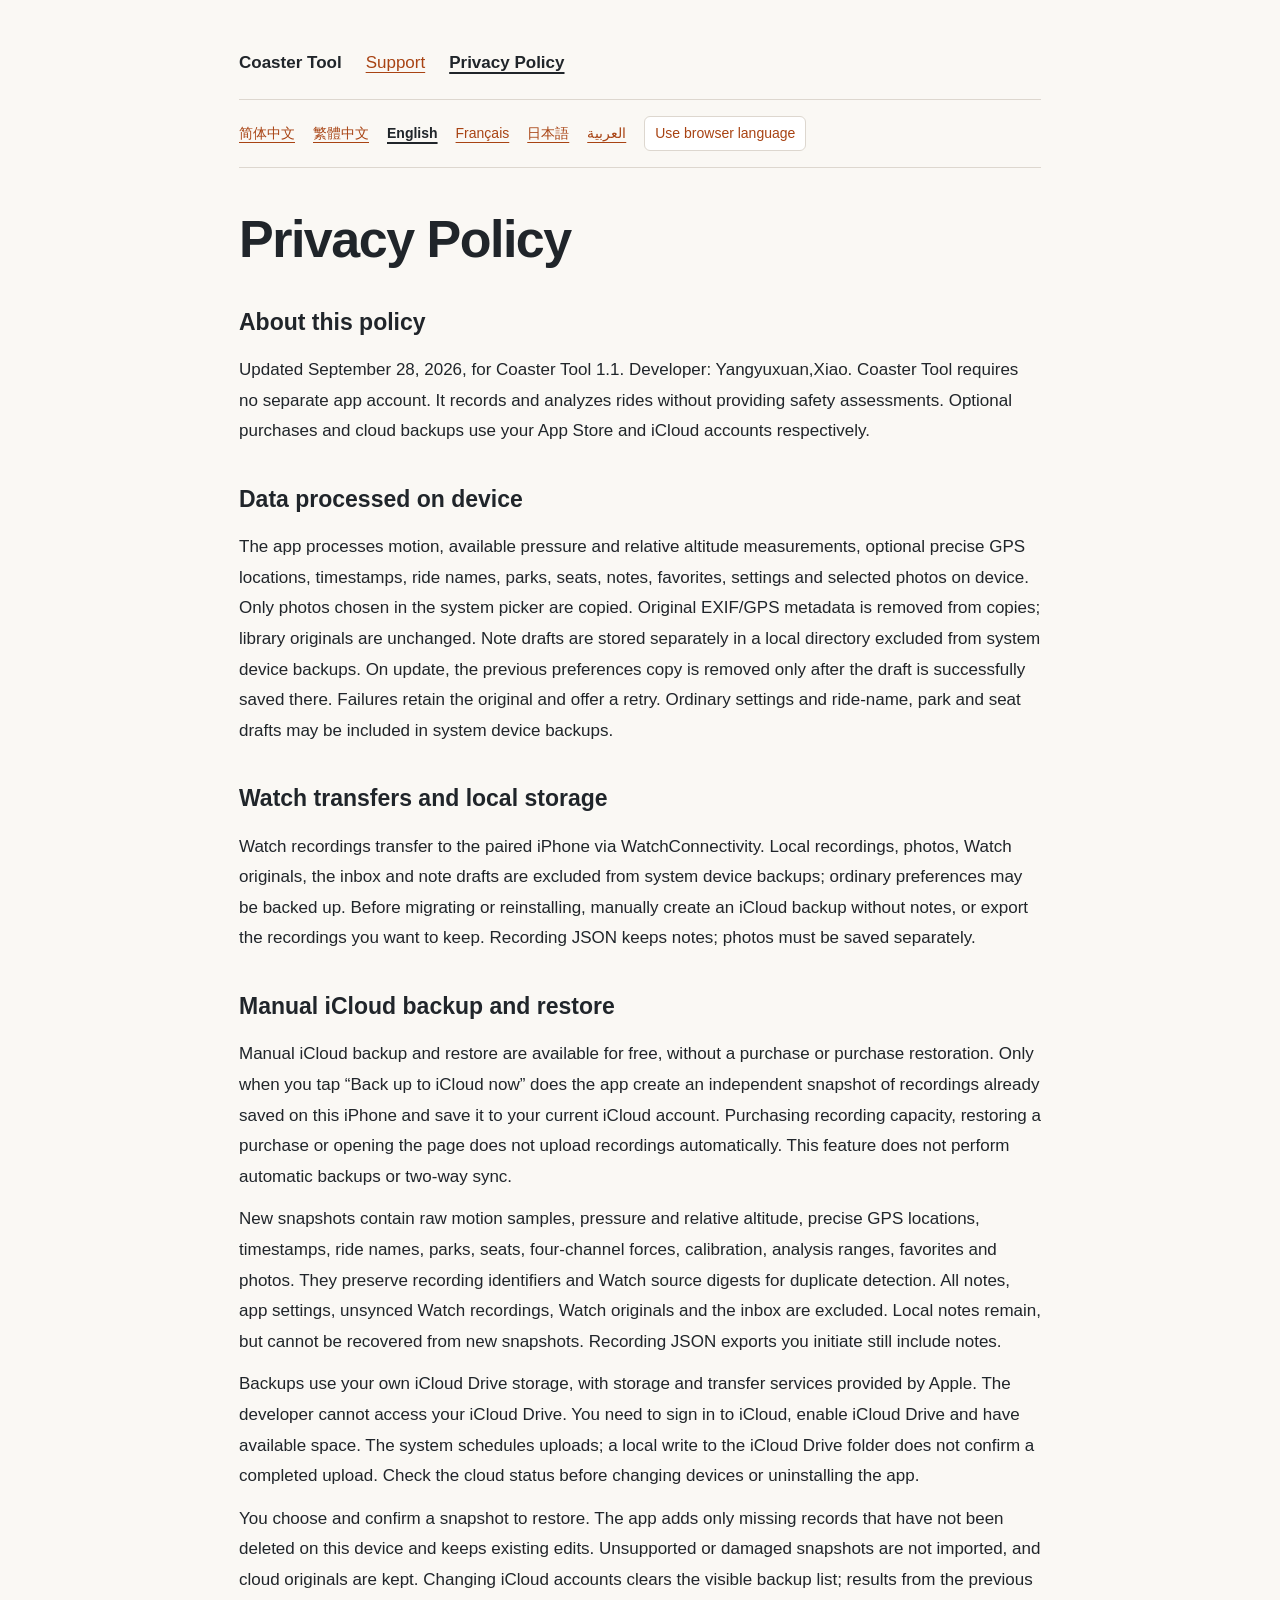
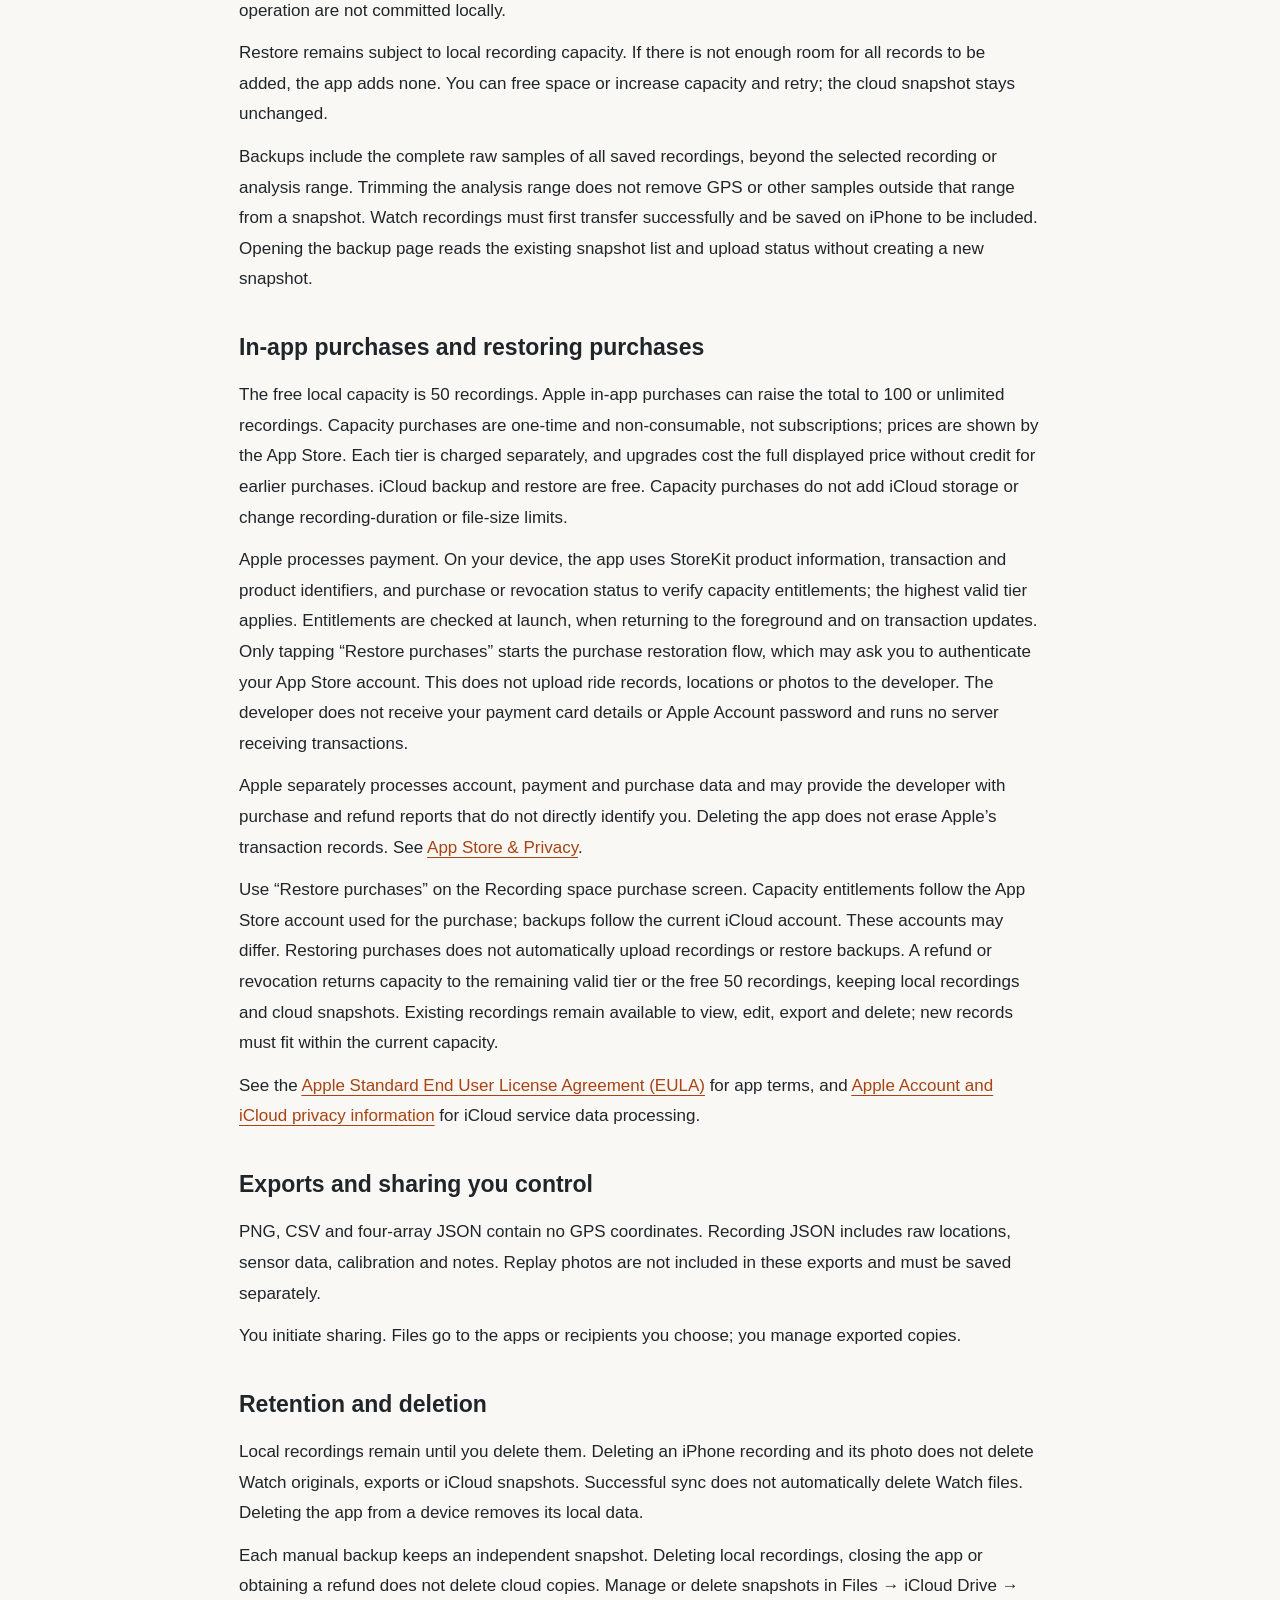
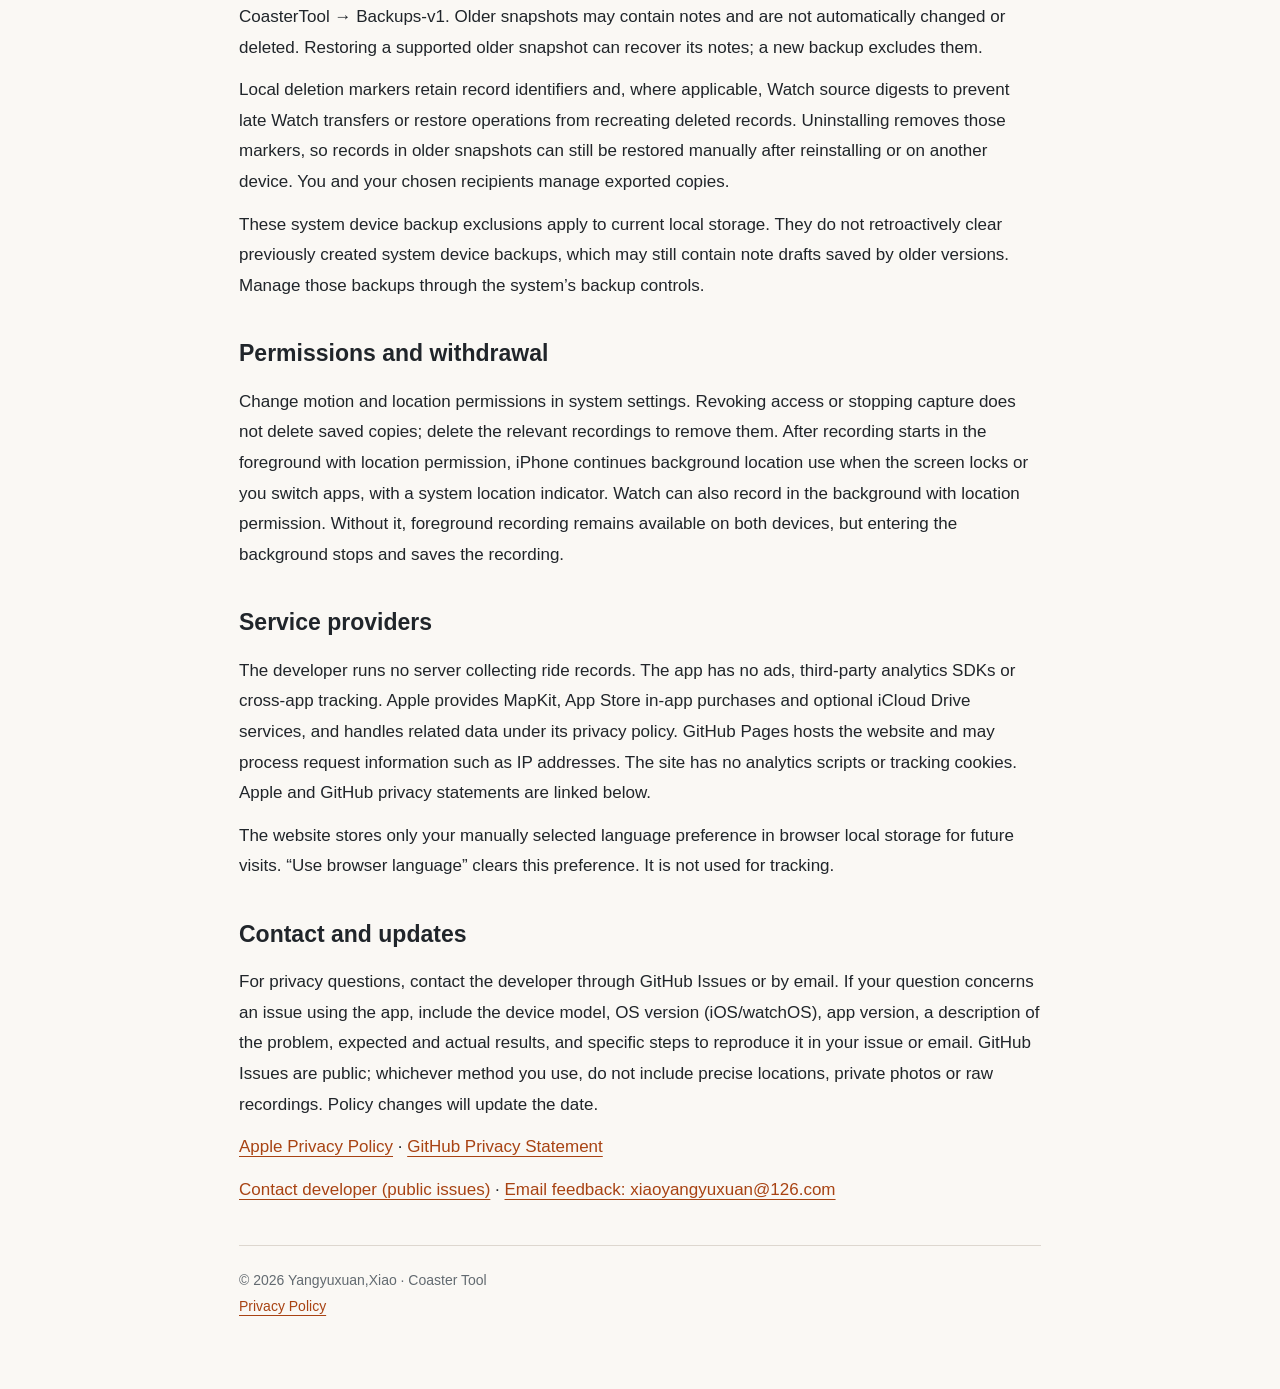
<file: en/privacy.html>
<!doctype html>
<html lang="en" data-language="en" data-page="privacy.html" dir="ltr">
<head>
    <meta charset="utf-8">
    <meta name="viewport" content="width=device-width,initial-scale=1">
    <title>Coaster Tool — Privacy Policy</title>
    <meta name="description" content="Coaster Tool 1.1 privacy policy for motion, location, photos, iCloud backups, in-app purchases and data retention.">
    <link rel="stylesheet" href="../style.css">
    <link rel="alternate" hreflang="zh-Hans" href="../zh-Hans/privacy.html">
    <link rel="alternate" hreflang="zh-Hant" href="../zh-Hant/privacy.html">
    <link rel="alternate" hreflang="en" href="../en/privacy.html">
    <link rel="alternate" hreflang="fr" href="../fr/privacy.html">
    <link rel="alternate" hreflang="ja" href="../ja/privacy.html">
    <link rel="alternate" hreflang="ar" href="../ar/privacy.html">
    <link rel="alternate" hreflang="x-default" href="../privacy.html">
    <script src="../language.js" defer></script>
</head>
<body>
<main>
    <nav aria-label="Site navigation">
        <strong>Coaster Tool</strong>
        <a href="index.html">Support</a>
        <a href="privacy.html" aria-current="page">Privacy Policy</a>
    </nav>
    <nav class="language-switcher" aria-label="Choose language">
        <a href="../zh-Hans/privacy.html" lang="zh-Hans" hreflang="zh-Hans" data-language-link="zh-Hans" dir="ltr">简体中文</a>
        <a href="../zh-Hant/privacy.html" lang="zh-Hant" hreflang="zh-Hant" data-language-link="zh-Hant" dir="ltr">繁體中文</a>
        <a href="../en/privacy.html" lang="en" hreflang="en" data-language-link="en" aria-current="true" dir="ltr">English</a>
        <a href="../fr/privacy.html" lang="fr" hreflang="fr" data-language-link="fr" dir="ltr">Français</a>
        <a href="../ja/privacy.html" lang="ja" hreflang="ja" data-language-link="ja" dir="ltr">日本語</a>
        <a href="../ar/privacy.html" lang="ar" hreflang="ar" data-language-link="ar" dir="rtl">العربية</a>
        <button type="button" data-auto-language hidden>Use browser language</button>
    </nav>
    <h1>Privacy Policy</h1>
    <h2>About this policy</h2>
    <p>Updated September 28, 2026, for Coaster Tool 1.1. Developer: Yangyuxuan,Xiao. Coaster Tool requires no separate app account. It records and analyzes rides without providing safety assessments. Optional purchases and cloud backups use your App Store and iCloud accounts respectively.</p>
    <h2>Data processed on device</h2>
    <p>The app processes motion, available pressure and relative altitude measurements, optional precise GPS locations, timestamps, ride names, parks, seats, notes, favorites, settings and selected photos on device. Only photos chosen in the system picker are copied. Original EXIF/GPS metadata is removed from copies; library originals are unchanged. Note drafts are stored separately in a local directory excluded from system device backups. On update, the previous preferences copy is removed only after the draft is successfully saved there. Failures retain the original and offer a retry. Ordinary settings and ride-name, park and seat drafts may be included in system device backups.</p>
    <h2>Watch transfers and local storage</h2>
    <p>Watch recordings transfer to the paired iPhone via WatchConnectivity. Local recordings, photos, Watch originals, the inbox and note drafts are excluded from system device backups; ordinary preferences may be backed up. Before migrating or reinstalling, manually create an iCloud backup without notes, or export the recordings you want to keep. Recording JSON keeps notes; photos must be saved separately.</p>
    <h2>Manual iCloud backup and restore</h2>
    <p>Manual iCloud backup and restore are available for free, without a purchase or purchase restoration. Only when you tap “Back up to iCloud now” does the app create an independent snapshot of recordings already saved on this iPhone and save it to your current iCloud account. Purchasing recording capacity, restoring a purchase or opening the page does not upload recordings automatically. This feature does not perform automatic backups or two-way sync.</p>
    <p>New snapshots contain raw motion samples, pressure and relative altitude, precise GPS locations, timestamps, ride names, parks, seats, four-channel forces, calibration, analysis ranges, favorites and photos. They preserve recording identifiers and Watch source digests for duplicate detection. All notes, app settings, unsynced Watch recordings, Watch originals and the inbox are excluded. Local notes remain, but cannot be recovered from new snapshots. Recording JSON exports you initiate still include notes.</p>
    <p>Backups use your own iCloud Drive storage, with storage and transfer services provided by Apple. The developer cannot access your iCloud Drive. You need to sign in to iCloud, enable iCloud Drive and have available space. The system schedules uploads; a local write to the iCloud Drive folder does not confirm a completed upload. Check the cloud status before changing devices or uninstalling the app.</p>
    <p>You choose and confirm a snapshot to restore. The app adds only missing records that have not been deleted on this device and keeps existing edits. Unsupported or damaged snapshots are not imported, and cloud originals are kept. Changing iCloud accounts clears the visible backup list; results from the previous operation are not committed locally.</p>
    <p>Restore remains subject to local recording capacity. If there is not enough room for all records to be added, the app adds none. You can free space or increase capacity and retry; the cloud snapshot stays unchanged.</p>
    <p>Backups include the complete raw samples of all saved recordings, beyond the selected recording or analysis range. Trimming the analysis range does not remove GPS or other samples outside that range from a snapshot. Watch recordings must first transfer successfully and be saved on iPhone to be included. Opening the backup page reads the existing snapshot list and upload status without creating a new snapshot.</p>
    <h2>In-app purchases and restoring purchases</h2>
    <p>The free local capacity is 50 recordings. Apple in-app purchases can raise the total to 100 or unlimited recordings. Capacity purchases are one-time and non-consumable, not subscriptions; prices are shown by the App Store. Each tier is charged separately, and upgrades cost the full displayed price without credit for earlier purchases. iCloud backup and restore are free. Capacity purchases do not add iCloud storage or change recording-duration or file-size limits.</p>
    <p>Apple processes payment. On your device, the app uses StoreKit product information, transaction and product identifiers, and purchase or revocation status to verify capacity entitlements; the highest valid tier applies. Entitlements are checked at launch, when returning to the foreground and on transaction updates. Only tapping “Restore purchases” starts the purchase restoration flow, which may ask you to authenticate your App Store account. This does not upload ride records, locations or photos to the developer. The developer does not receive your payment card details or Apple Account password and runs no server receiving transactions.</p>
    <p>Apple separately processes account, payment and purchase data and may provide the developer with purchase and refund reports that do not directly identify you. Deleting the app does not erase Apple’s transaction records. See <a href="https://www.apple.com/legal/privacy/data/en/app-store/">App Store &amp; Privacy</a>.</p>
    <p>Use “Restore purchases” on the Recording space purchase screen. Capacity entitlements follow the App Store account used for the purchase; backups follow the current iCloud account. These accounts may differ. Restoring purchases does not automatically upload recordings or restore backups. A refund or revocation returns capacity to the remaining valid tier or the free 50 recordings, keeping local recordings and cloud snapshots. Existing recordings remain available to view, edit, export and delete; new records must fit within the current capacity.</p>
    <p>See the <a href="https://www.apple.com/legal/internet-services/itunes/dev/stdeula/">Apple Standard End User License Agreement (EULA)</a> for app terms, and <a href="https://www.apple.com/legal/privacy/data/en/apple-id/">Apple Account and iCloud privacy information</a> for iCloud service data processing.</p>
    <h2>Exports and sharing you control</h2>
    <p>PNG, CSV and four-array JSON contain no GPS coordinates. Recording JSON includes raw locations, sensor data, calibration and notes. Replay photos are not included in these exports and must be saved separately.</p>
    <p>You initiate sharing. Files go to the apps or recipients you choose; you manage exported copies.</p>
    <h2>Retention and deletion</h2>
    <p>Local recordings remain until you delete them. Deleting an iPhone recording and its photo does not delete Watch originals, exports or iCloud snapshots. Successful sync does not automatically delete Watch files. Deleting the app from a device removes its local data.</p>
    <p>Each manual backup keeps an independent snapshot. Deleting local recordings, closing the app or obtaining a refund does not delete cloud copies. Manage or delete snapshots in Files → iCloud Drive → CoasterTool → Backups-v1. Older snapshots may contain notes and are not automatically changed or deleted. Restoring a supported older snapshot can recover its notes; a new backup excludes them.</p>
    <p>Local deletion markers retain record identifiers and, where applicable, Watch source digests to prevent late Watch transfers or restore operations from recreating deleted records. Uninstalling removes those markers, so records in older snapshots can still be restored manually after reinstalling or on another device. You and your chosen recipients manage exported copies.</p>
    <p>These system device backup exclusions apply to current local storage. They do not retroactively clear previously created system device backups, which may still contain note drafts saved by older versions. Manage those backups through the system’s backup controls.</p>
    <h2>Permissions and withdrawal</h2>
    <p>Change motion and location permissions in system settings. Revoking access or stopping capture does not delete saved copies; delete the relevant recordings to remove them. After recording starts in the foreground with location permission, iPhone continues background location use when the screen locks or you switch apps, with a system location indicator. Watch can also record in the background with location permission. Without it, foreground recording remains available on both devices, but entering the background stops and saves the recording.</p>
    <h2>Service providers</h2>
    <p>The developer runs no server collecting ride records. The app has no ads, third-party analytics SDKs or cross-app tracking. Apple provides MapKit, App Store in-app purchases and optional iCloud Drive services, and handles related data under its privacy policy. GitHub Pages hosts the website and may process request information such as IP addresses. The site has no analytics scripts or tracking cookies. Apple and GitHub privacy statements are linked below.</p>
    <p>The website stores only your manually selected language preference in browser local storage for future visits. “Use browser language” clears this preference. It is not used for tracking.</p>
    <h2>Contact and updates</h2>
    <p>For privacy questions, contact the developer through GitHub Issues or by email. If your question concerns an issue using the app, include the device model, OS version (iOS/watchOS), app version, a description of the problem, expected and actual results, and specific steps to reproduce it in your issue or email. GitHub Issues are public; whichever method you use, do not include precise locations, private photos or raw recordings. Policy changes will update the date.</p>
    <p><a href="https://www.apple.com/legal/privacy/">Apple Privacy Policy</a> · <a href="https://docs.github.com/en/site-policy/privacy-policies/github-general-privacy-statement">GitHub Privacy Statement</a></p>
    <p><a href="https://github.com/YangYuXuanXiao/CoasterToolWeb/issues">Contact developer (public issues)</a> · <a href="mailto:xiaoyangyuxuan@126.com">Email feedback: xiaoyangyuxuan@126.com</a></p>
    <footer>© 2026 Yangyuxuan,Xiao · Coaster Tool<br><a href="privacy.html">Privacy Policy</a></footer>
</main>
</body>
</html>
</file>
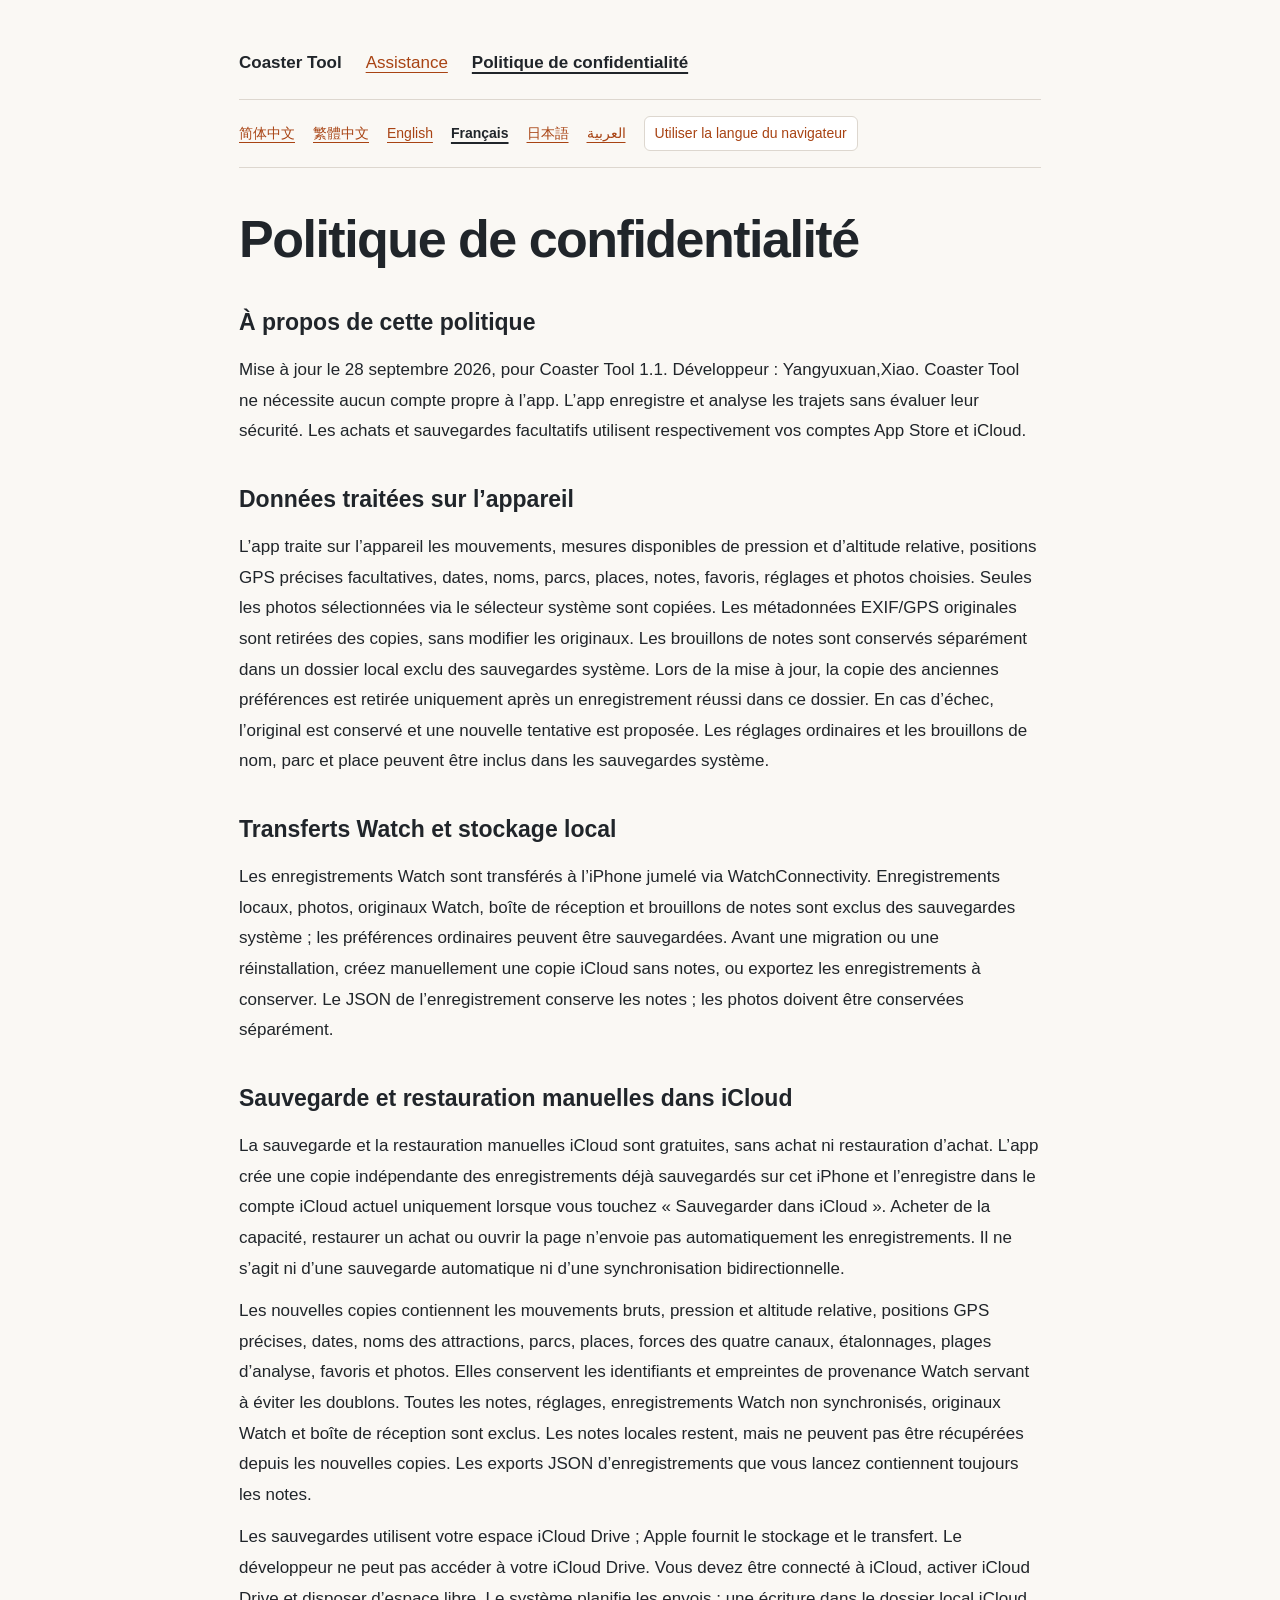
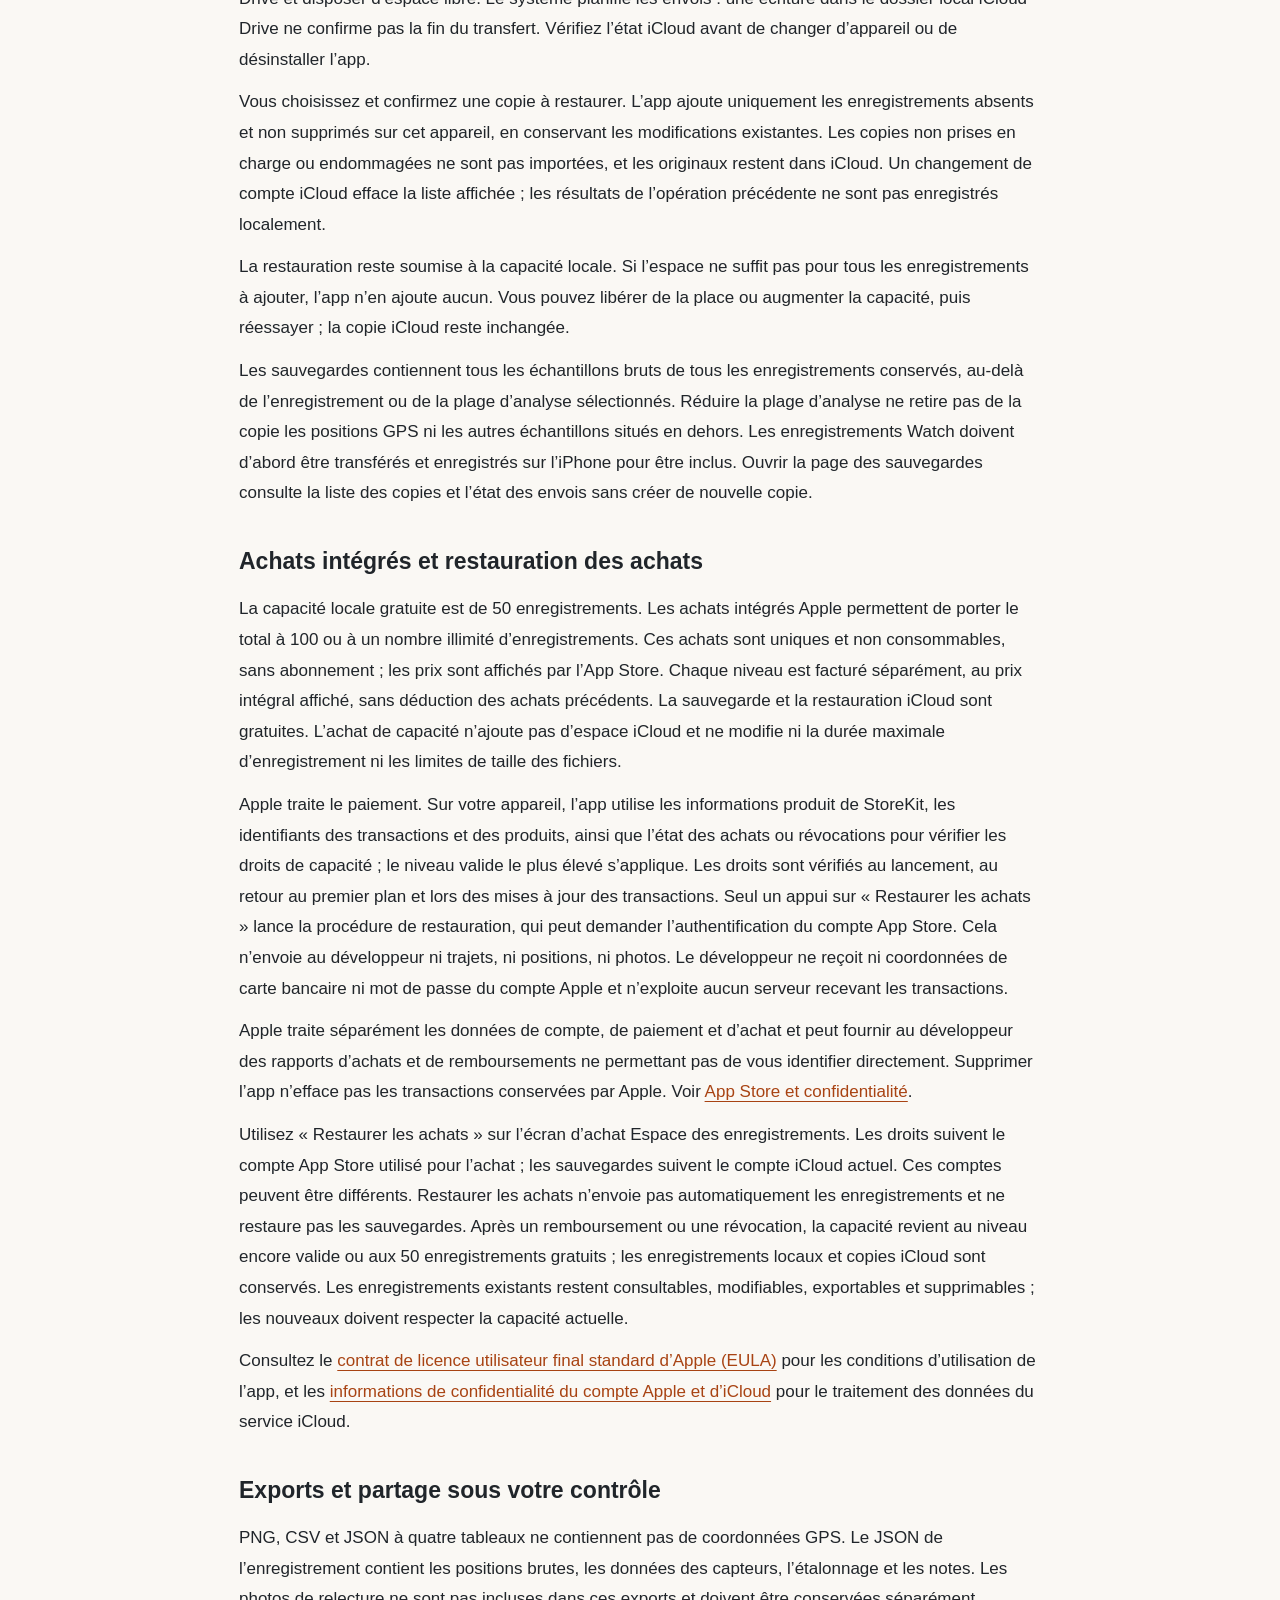
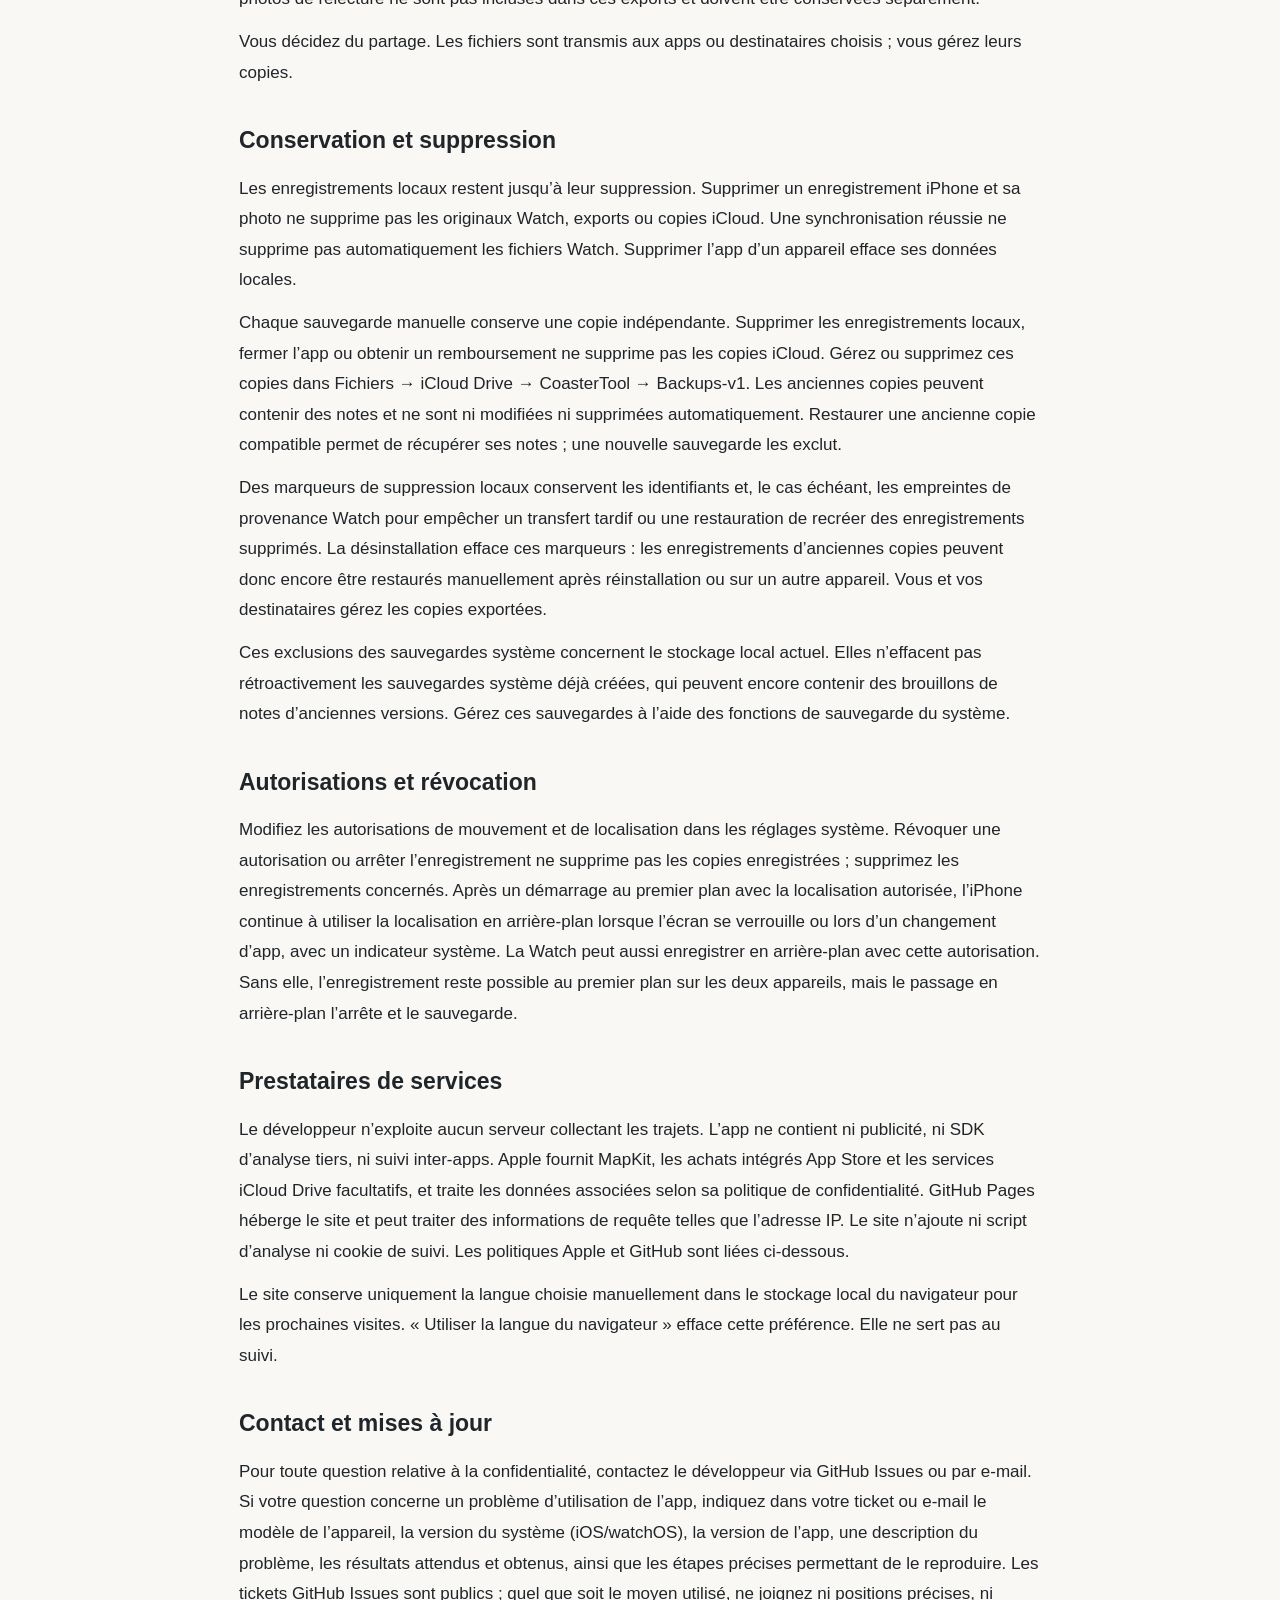
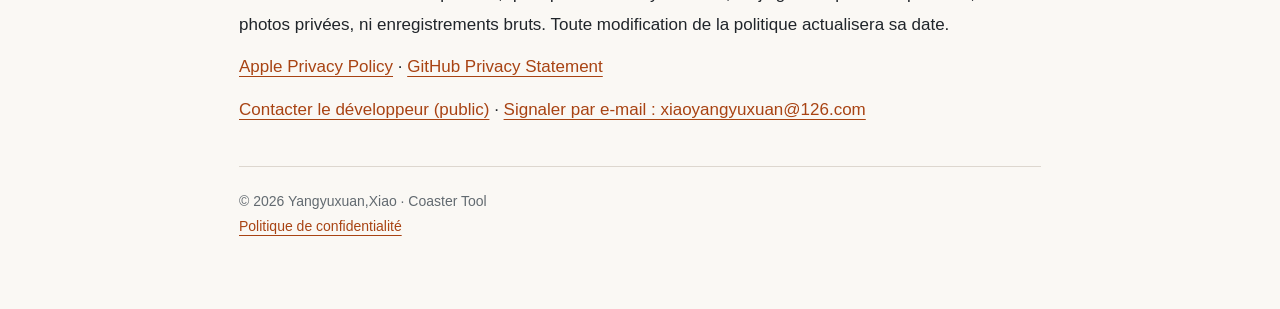
<file: fr/privacy.html>
<!doctype html>
<html lang="fr" data-language="fr" data-page="privacy.html" dir="ltr">
<head>
    <meta charset="utf-8">
    <meta name="viewport" content="width=device-width,initial-scale=1">
    <title>Coaster Tool — Politique de confidentialité</title>
    <meta name="description" content="Politique de confidentialité de Coaster Tool 1.1 : mouvements, position, photos, sauvegardes iCloud, achats intégrés et conservation des données.">
    <link rel="stylesheet" href="../style.css">
    <link rel="alternate" hreflang="zh-Hans" href="../zh-Hans/privacy.html">
    <link rel="alternate" hreflang="zh-Hant" href="../zh-Hant/privacy.html">
    <link rel="alternate" hreflang="en" href="../en/privacy.html">
    <link rel="alternate" hreflang="fr" href="../fr/privacy.html">
    <link rel="alternate" hreflang="ja" href="../ja/privacy.html">
    <link rel="alternate" hreflang="ar" href="../ar/privacy.html">
    <link rel="alternate" hreflang="x-default" href="../privacy.html">
    <script src="../language.js" defer></script>
</head>
<body>
<main>
    <nav aria-label="Navigation du site">
        <strong>Coaster Tool</strong>
        <a href="index.html">Assistance</a>
        <a href="privacy.html" aria-current="page">Politique de confidentialité</a>
    </nav>
    <nav class="language-switcher" aria-label="Choisir la langue">
        <a href="../zh-Hans/privacy.html" lang="zh-Hans" hreflang="zh-Hans" data-language-link="zh-Hans" dir="ltr">简体中文</a>
        <a href="../zh-Hant/privacy.html" lang="zh-Hant" hreflang="zh-Hant" data-language-link="zh-Hant" dir="ltr">繁體中文</a>
        <a href="../en/privacy.html" lang="en" hreflang="en" data-language-link="en" dir="ltr">English</a>
        <a href="../fr/privacy.html" lang="fr" hreflang="fr" data-language-link="fr" aria-current="true" dir="ltr">Français</a>
        <a href="../ja/privacy.html" lang="ja" hreflang="ja" data-language-link="ja" dir="ltr">日本語</a>
        <a href="../ar/privacy.html" lang="ar" hreflang="ar" data-language-link="ar" dir="rtl">العربية</a>
        <button type="button" data-auto-language hidden>Utiliser la langue du navigateur</button>
    </nav>
    <h1>Politique de confidentialité</h1>
    <h2>À propos de cette politique</h2>
    <p>Mise à jour le 28 septembre 2026, pour Coaster Tool 1.1. Développeur : Yangyuxuan,Xiao. Coaster Tool ne nécessite aucun compte propre à l’app. L’app enregistre et analyse les trajets sans évaluer leur sécurité. Les achats et sauvegardes facultatifs utilisent respectivement vos comptes App Store et iCloud.</p>
    <h2>Données traitées sur l’appareil</h2>
    <p>L’app traite sur l’appareil les mouvements, mesures disponibles de pression et d’altitude relative, positions GPS précises facultatives, dates, noms, parcs, places, notes, favoris, réglages et photos choisies. Seules les photos sélectionnées via le sélecteur système sont copiées. Les métadonnées EXIF/GPS originales sont retirées des copies, sans modifier les originaux. Les brouillons de notes sont conservés séparément dans un dossier local exclu des sauvegardes système. Lors de la mise à jour, la copie des anciennes préférences est retirée uniquement après un enregistrement réussi dans ce dossier. En cas d’échec, l’original est conservé et une nouvelle tentative est proposée. Les réglages ordinaires et les brouillons de nom, parc et place peuvent être inclus dans les sauvegardes système.</p>
    <h2>Transferts Watch et stockage local</h2>
    <p>Les enregistrements Watch sont transférés à l’iPhone jumelé via WatchConnectivity. Enregistrements locaux, photos, originaux Watch, boîte de réception et brouillons de notes sont exclus des sauvegardes système ; les préférences ordinaires peuvent être sauvegardées. Avant une migration ou une réinstallation, créez manuellement une copie iCloud sans notes, ou exportez les enregistrements à conserver. Le JSON de l’enregistrement conserve les notes ; les photos doivent être conservées séparément.</p>
    <h2>Sauvegarde et restauration manuelles dans iCloud</h2>
    <p>La sauvegarde et la restauration manuelles iCloud sont gratuites, sans achat ni restauration d’achat. L’app crée une copie indépendante des enregistrements déjà sauvegardés sur cet iPhone et l’enregistre dans le compte iCloud actuel uniquement lorsque vous touchez « Sauvegarder dans iCloud ». Acheter de la capacité, restaurer un achat ou ouvrir la page n’envoie pas automatiquement les enregistrements. Il ne s’agit ni d’une sauvegarde automatique ni d’une synchronisation bidirectionnelle.</p>
    <p>Les nouvelles copies contiennent les mouvements bruts, pression et altitude relative, positions GPS précises, dates, noms des attractions, parcs, places, forces des quatre canaux, étalonnages, plages d’analyse, favoris et photos. Elles conservent les identifiants et empreintes de provenance Watch servant à éviter les doublons. Toutes les notes, réglages, enregistrements Watch non synchronisés, originaux Watch et boîte de réception sont exclus. Les notes locales restent, mais ne peuvent pas être récupérées depuis les nouvelles copies. Les exports JSON d’enregistrements que vous lancez contiennent toujours les notes.</p>
    <p>Les sauvegardes utilisent votre espace iCloud Drive ; Apple fournit le stockage et le transfert. Le développeur ne peut pas accéder à votre iCloud Drive. Vous devez être connecté à iCloud, activer iCloud Drive et disposer d’espace libre. Le système planifie les envois : une écriture dans le dossier local iCloud Drive ne confirme pas la fin du transfert. Vérifiez l’état iCloud avant de changer d’appareil ou de désinstaller l’app.</p>
    <p>Vous choisissez et confirmez une copie à restaurer. L’app ajoute uniquement les enregistrements absents et non supprimés sur cet appareil, en conservant les modifications existantes. Les copies non prises en charge ou endommagées ne sont pas importées, et les originaux restent dans iCloud. Un changement de compte iCloud efface la liste affichée ; les résultats de l’opération précédente ne sont pas enregistrés localement.</p>
    <p>La restauration reste soumise à la capacité locale. Si l’espace ne suffit pas pour tous les enregistrements à ajouter, l’app n’en ajoute aucun. Vous pouvez libérer de la place ou augmenter la capacité, puis réessayer ; la copie iCloud reste inchangée.</p>
    <p>Les sauvegardes contiennent tous les échantillons bruts de tous les enregistrements conservés, au-delà de l’enregistrement ou de la plage d’analyse sélectionnés. Réduire la plage d’analyse ne retire pas de la copie les positions GPS ni les autres échantillons situés en dehors. Les enregistrements Watch doivent d’abord être transférés et enregistrés sur l’iPhone pour être inclus. Ouvrir la page des sauvegardes consulte la liste des copies et l’état des envois sans créer de nouvelle copie.</p>
    <h2>Achats intégrés et restauration des achats</h2>
    <p>La capacité locale gratuite est de 50 enregistrements. Les achats intégrés Apple permettent de porter le total à 100 ou à un nombre illimité d’enregistrements. Ces achats sont uniques et non consommables, sans abonnement ; les prix sont affichés par l’App Store. Chaque niveau est facturé séparément, au prix intégral affiché, sans déduction des achats précédents. La sauvegarde et la restauration iCloud sont gratuites. L’achat de capacité n’ajoute pas d’espace iCloud et ne modifie ni la durée maximale d’enregistrement ni les limites de taille des fichiers.</p>
    <p>Apple traite le paiement. Sur votre appareil, l’app utilise les informations produit de StoreKit, les identifiants des transactions et des produits, ainsi que l’état des achats ou révocations pour vérifier les droits de capacité ; le niveau valide le plus élevé s’applique. Les droits sont vérifiés au lancement, au retour au premier plan et lors des mises à jour des transactions. Seul un appui sur « Restaurer les achats » lance la procédure de restauration, qui peut demander l’authentification du compte App Store. Cela n’envoie au développeur ni trajets, ni positions, ni photos. Le développeur ne reçoit ni coordonnées de carte bancaire ni mot de passe du compte Apple et n’exploite aucun serveur recevant les transactions.</p>
    <p>Apple traite séparément les données de compte, de paiement et d’achat et peut fournir au développeur des rapports d’achats et de remboursements ne permettant pas de vous identifier directement. Supprimer l’app n’efface pas les transactions conservées par Apple. Voir <a href="https://www.apple.com/legal/privacy/data/en/app-store/">App Store et confidentialité</a>.</p>
    <p>Utilisez « Restaurer les achats » sur l’écran d’achat Espace des enregistrements. Les droits suivent le compte App Store utilisé pour l’achat ; les sauvegardes suivent le compte iCloud actuel. Ces comptes peuvent être différents. Restaurer les achats n’envoie pas automatiquement les enregistrements et ne restaure pas les sauvegardes. Après un remboursement ou une révocation, la capacité revient au niveau encore valide ou aux 50 enregistrements gratuits ; les enregistrements locaux et copies iCloud sont conservés. Les enregistrements existants restent consultables, modifiables, exportables et supprimables ; les nouveaux doivent respecter la capacité actuelle.</p>
    <p>Consultez le <a href="https://www.apple.com/legal/internet-services/itunes/dev/stdeula/">contrat de licence utilisateur final standard d’Apple (EULA)</a> pour les conditions d’utilisation de l’app, et les <a href="https://www.apple.com/legal/privacy/data/en/apple-id/">informations de confidentialité du compte Apple et d’iCloud</a> pour le traitement des données du service iCloud.</p>
    <h2>Exports et partage sous votre contrôle</h2>
    <p>PNG, CSV et JSON à quatre tableaux ne contiennent pas de coordonnées GPS. Le JSON de l’enregistrement contient les positions brutes, les données des capteurs, l’étalonnage et les notes. Les photos de relecture ne sont pas incluses dans ces exports et doivent être conservées séparément.</p>
    <p>Vous décidez du partage. Les fichiers sont transmis aux apps ou destinataires choisis ; vous gérez leurs copies.</p>
    <h2>Conservation et suppression</h2>
    <p>Les enregistrements locaux restent jusqu’à leur suppression. Supprimer un enregistrement iPhone et sa photo ne supprime pas les originaux Watch, exports ou copies iCloud. Une synchronisation réussie ne supprime pas automatiquement les fichiers Watch. Supprimer l’app d’un appareil efface ses données locales.</p>
    <p>Chaque sauvegarde manuelle conserve une copie indépendante. Supprimer les enregistrements locaux, fermer l’app ou obtenir un remboursement ne supprime pas les copies iCloud. Gérez ou supprimez ces copies dans Fichiers → iCloud Drive → CoasterTool → Backups-v1. Les anciennes copies peuvent contenir des notes et ne sont ni modifiées ni supprimées automatiquement. Restaurer une ancienne copie compatible permet de récupérer ses notes ; une nouvelle sauvegarde les exclut.</p>
    <p>Des marqueurs de suppression locaux conservent les identifiants et, le cas échéant, les empreintes de provenance Watch pour empêcher un transfert tardif ou une restauration de recréer des enregistrements supprimés. La désinstallation efface ces marqueurs : les enregistrements d’anciennes copies peuvent donc encore être restaurés manuellement après réinstallation ou sur un autre appareil. Vous et vos destinataires gérez les copies exportées.</p>
    <p>Ces exclusions des sauvegardes système concernent le stockage local actuel. Elles n’effacent pas rétroactivement les sauvegardes système déjà créées, qui peuvent encore contenir des brouillons de notes d’anciennes versions. Gérez ces sauvegardes à l’aide des fonctions de sauvegarde du système.</p>
    <h2>Autorisations et révocation</h2>
    <p>Modifiez les autorisations de mouvement et de localisation dans les réglages système. Révoquer une autorisation ou arrêter l’enregistrement ne supprime pas les copies enregistrées ; supprimez les enregistrements concernés. Après un démarrage au premier plan avec la localisation autorisée, l’iPhone continue à utiliser la localisation en arrière-plan lorsque l’écran se verrouille ou lors d’un changement d’app, avec un indicateur système. La Watch peut aussi enregistrer en arrière-plan avec cette autorisation. Sans elle, l’enregistrement reste possible au premier plan sur les deux appareils, mais le passage en arrière-plan l’arrête et le sauvegarde.</p>
    <h2>Prestataires de services</h2>
    <p>Le développeur n’exploite aucun serveur collectant les trajets. L’app ne contient ni publicité, ni SDK d’analyse tiers, ni suivi inter-apps. Apple fournit MapKit, les achats intégrés App Store et les services iCloud Drive facultatifs, et traite les données associées selon sa politique de confidentialité. GitHub Pages héberge le site et peut traiter des informations de requête telles que l’adresse IP. Le site n’ajoute ni script d’analyse ni cookie de suivi. Les politiques Apple et GitHub sont liées ci-dessous.</p>
    <p>Le site conserve uniquement la langue choisie manuellement dans le stockage local du navigateur pour les prochaines visites. « Utiliser la langue du navigateur » efface cette préférence. Elle ne sert pas au suivi.</p>
    <h2>Contact et mises à jour</h2>
    <p>Pour toute question relative à la confidentialité, contactez le développeur via GitHub Issues ou par e-mail. Si votre question concerne un problème d’utilisation de l’app, indiquez dans votre ticket ou e-mail le modèle de l’appareil, la version du système (iOS/watchOS), la version de l’app, une description du problème, les résultats attendus et obtenus, ainsi que les étapes précises permettant de le reproduire. Les tickets GitHub Issues sont publics ; quel que soit le moyen utilisé, ne joignez ni positions précises, ni photos privées, ni enregistrements bruts. Toute modification de la politique actualisera sa date.</p>
    <p><a href="https://www.apple.com/legal/privacy/">Apple Privacy Policy</a> · <a href="https://docs.github.com/en/site-policy/privacy-policies/github-general-privacy-statement">GitHub Privacy Statement</a></p>
    <p><a href="https://github.com/YangYuXuanXiao/CoasterToolWeb/issues">Contacter le développeur (public)</a> · <a href="mailto:xiaoyangyuxuan@126.com">Signaler par e-mail : xiaoyangyuxuan@126.com</a></p>
    <footer>© 2026 Yangyuxuan,Xiao · Coaster Tool<br><a href="privacy.html">Politique de confidentialité</a></footer>
</main>
</body>
</html>
</file>
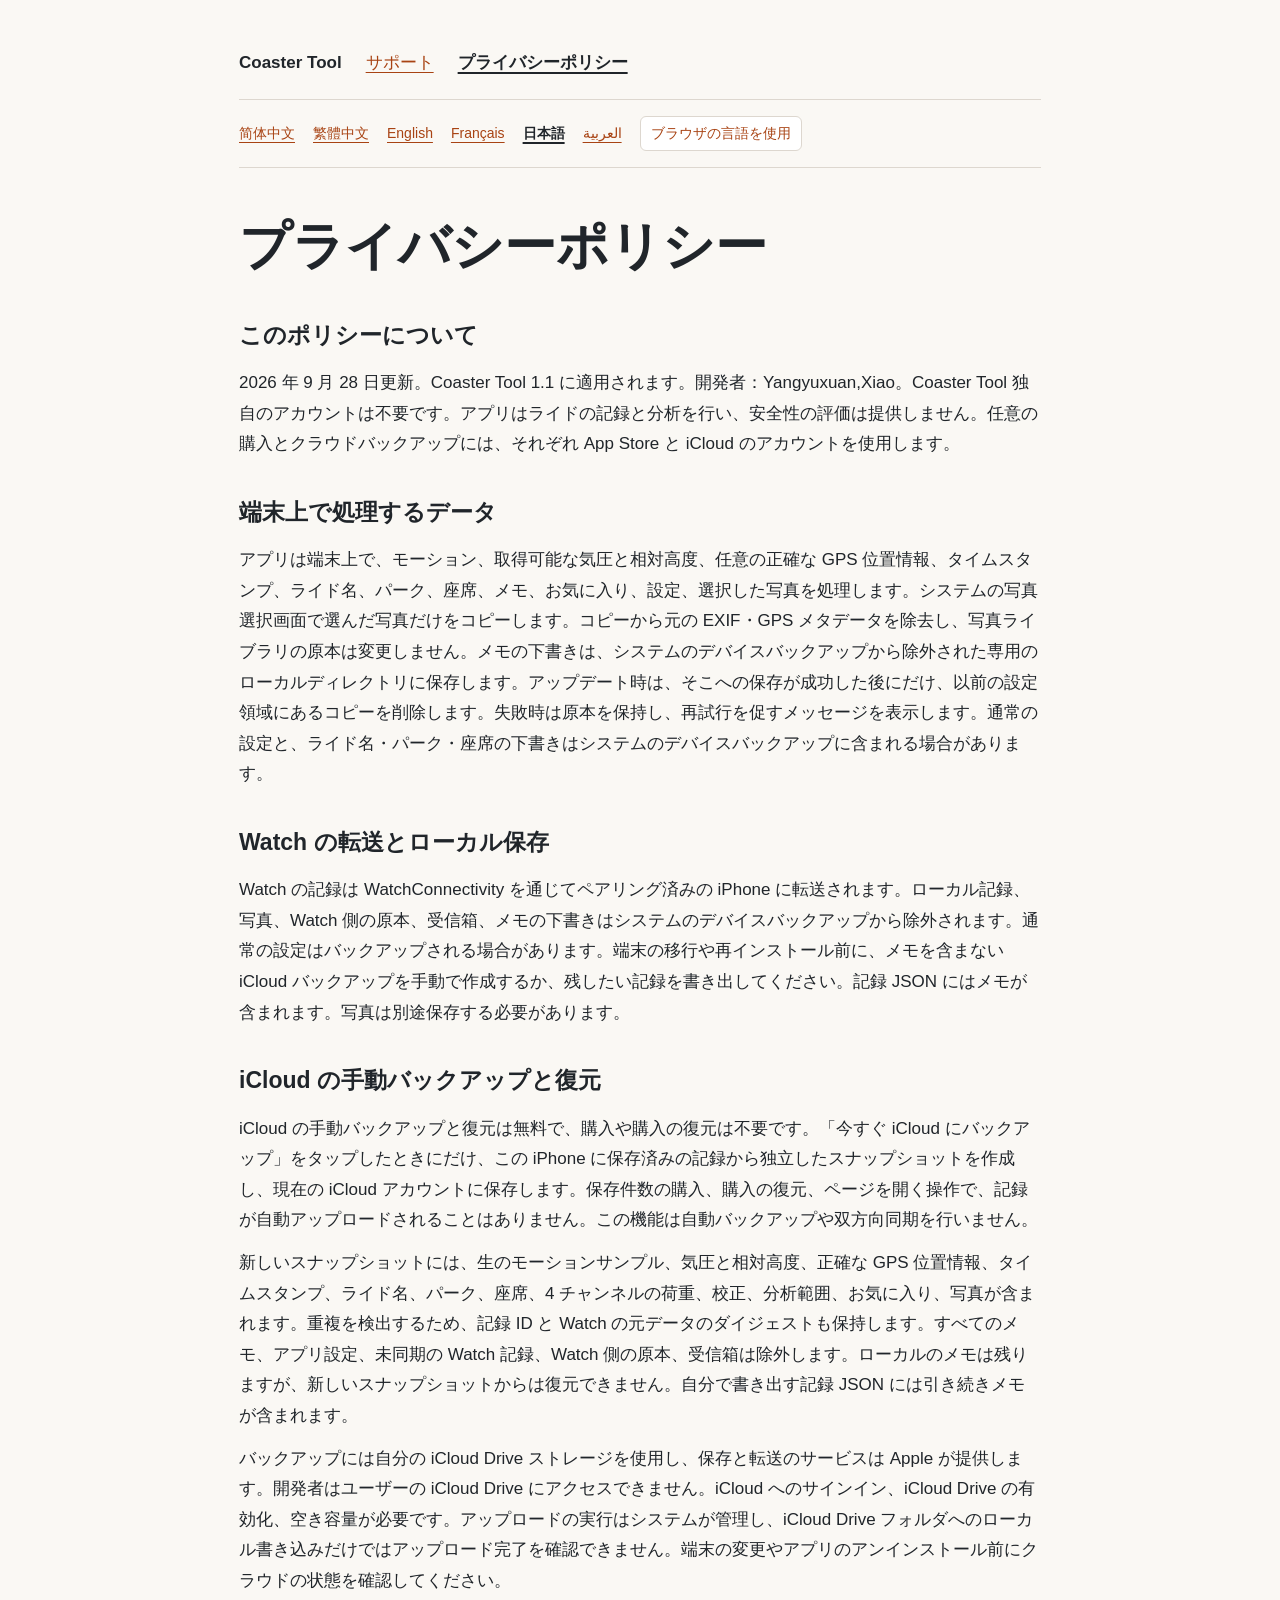
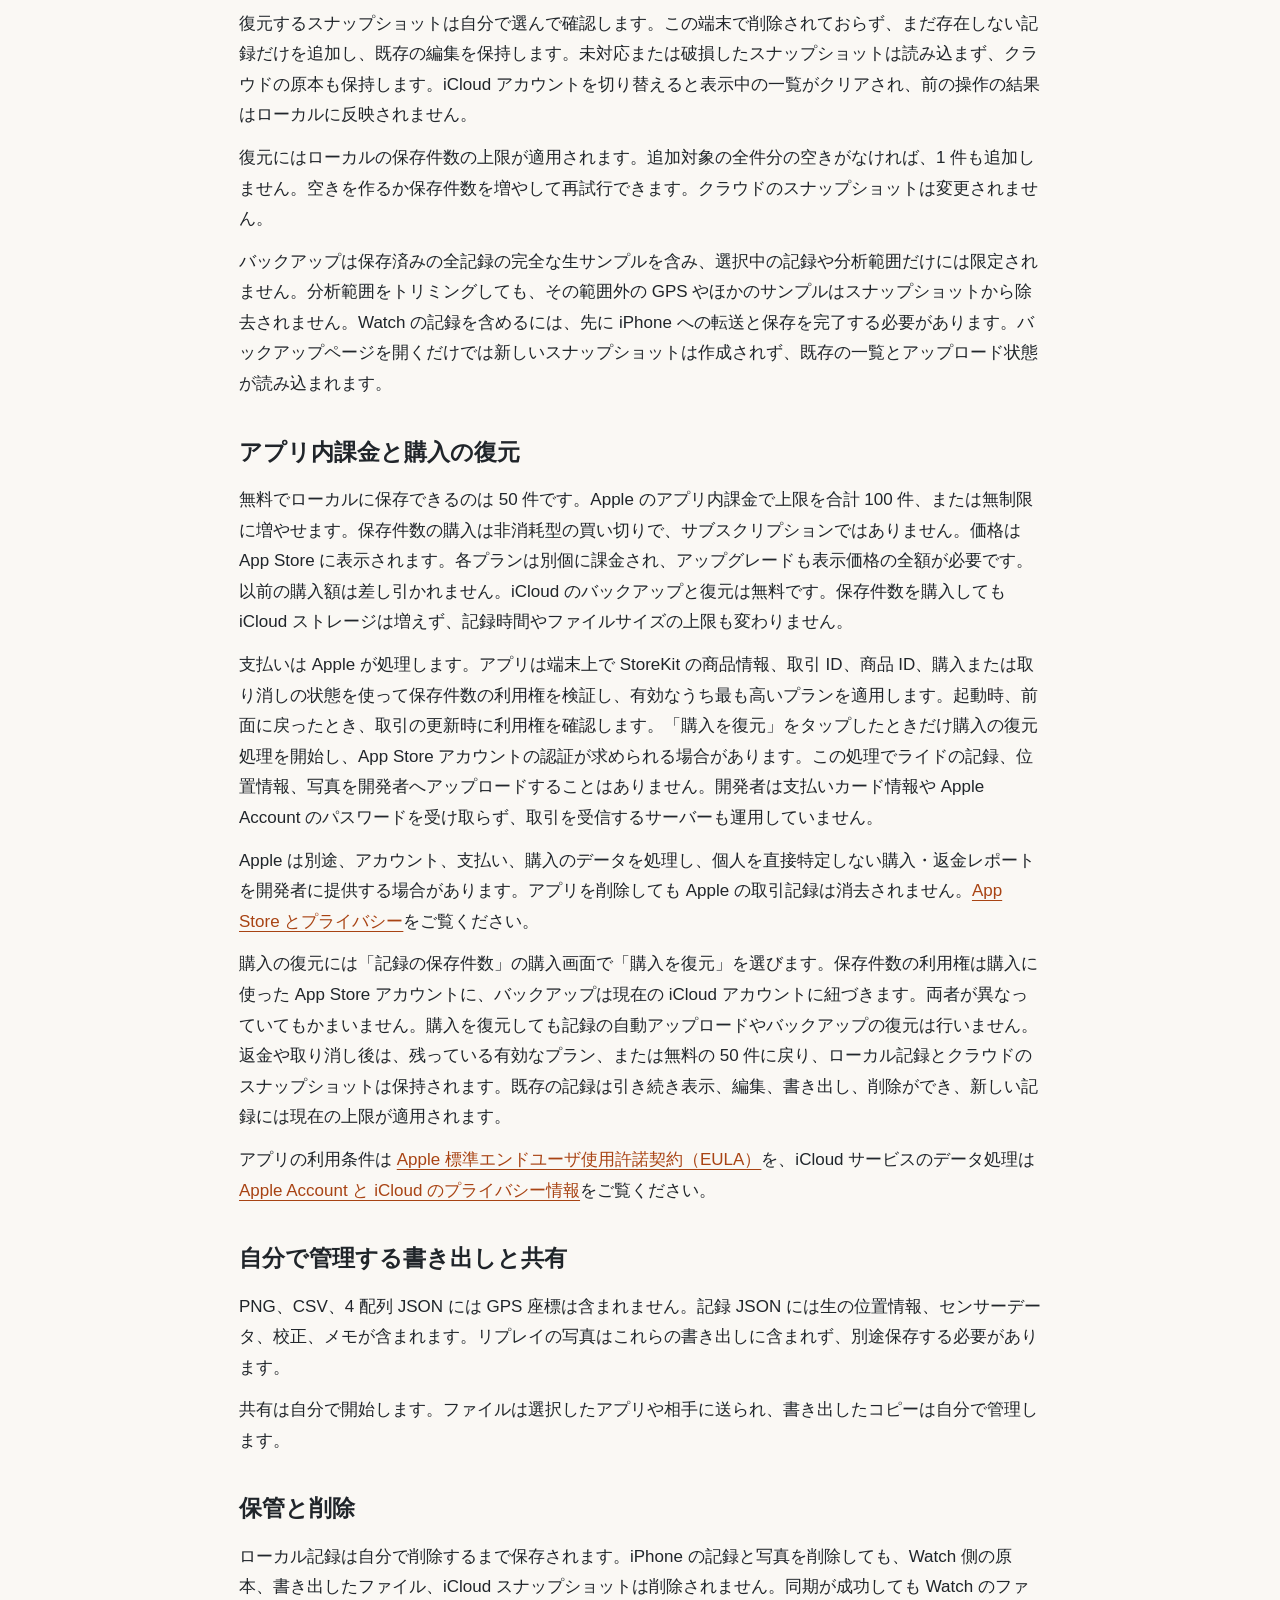
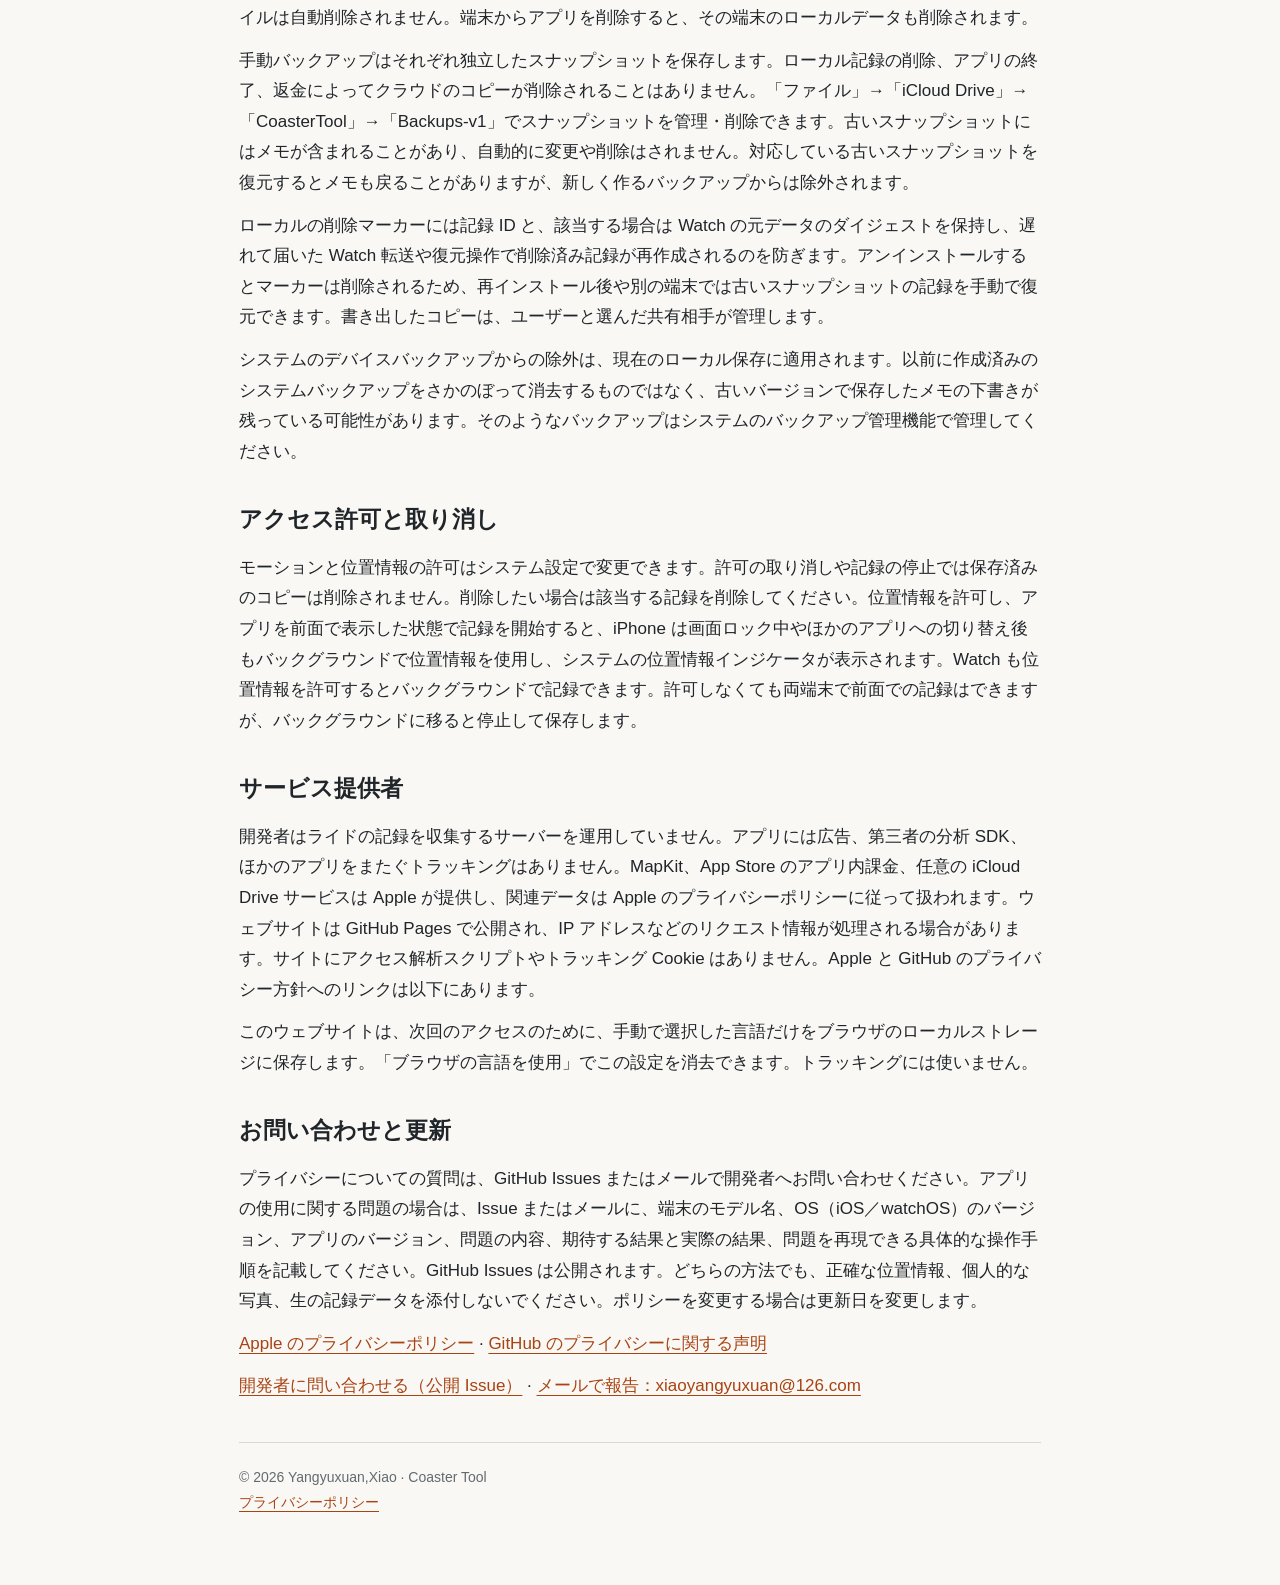
<file: ja/privacy.html>
<!doctype html>
<html lang="ja" data-language="ja" data-page="privacy.html" dir="ltr">
<head>
    <meta charset="utf-8">
    <meta name="viewport" content="width=device-width,initial-scale=1">
    <title>Coaster Tool — プライバシーポリシー</title>
    <meta name="description" content="モーション、位置情報、写真、iCloud バックアップ、アプリ内課金、データの保管に関する Coaster Tool 1.1 のプライバシーポリシー。">
    <link rel="stylesheet" href="../style.css">
    <link rel="alternate" hreflang="zh-Hans" href="../zh-Hans/privacy.html">
    <link rel="alternate" hreflang="zh-Hant" href="../zh-Hant/privacy.html">
    <link rel="alternate" hreflang="en" href="../en/privacy.html">
    <link rel="alternate" hreflang="fr" href="../fr/privacy.html">
    <link rel="alternate" hreflang="ja" href="../ja/privacy.html">
    <link rel="alternate" hreflang="ar" href="../ar/privacy.html">
    <link rel="alternate" hreflang="x-default" href="../privacy.html">
    <script src="../language.js" defer></script>
</head>
<body>
<main>
    <nav aria-label="サイト内ナビゲーション">
        <strong><bdi dir="ltr">Coaster Tool</bdi></strong>
        <a href="index.html">サポート</a>
        <a href="privacy.html" aria-current="page">プライバシーポリシー</a>
    </nav>
    <nav class="language-switcher" aria-label="言語を選択">
        <a href="../zh-Hans/privacy.html" lang="zh-Hans" hreflang="zh-Hans" data-language-link="zh-Hans" dir="ltr">简体中文</a>
        <a href="../zh-Hant/privacy.html" lang="zh-Hant" hreflang="zh-Hant" data-language-link="zh-Hant" dir="ltr">繁體中文</a>
        <a href="../en/privacy.html" lang="en" hreflang="en" data-language-link="en" dir="ltr">English</a>
        <a href="../fr/privacy.html" lang="fr" hreflang="fr" data-language-link="fr" dir="ltr">Français</a>
        <a href="../ja/privacy.html" lang="ja" hreflang="ja" data-language-link="ja" aria-current="true" dir="ltr">日本語</a>
        <a href="../ar/privacy.html" lang="ar" hreflang="ar" data-language-link="ar" dir="rtl">العربية</a>
        <button type="button" data-auto-language hidden>ブラウザの言語を使用</button>
    </nav>
    <h1>プライバシーポリシー</h1>
    <h2>このポリシーについて</h2>
    <p>2026 年 9 月 28 日更新。Coaster Tool 1.1 に適用されます。開発者：Yangyuxuan,Xiao。Coaster Tool 独自のアカウントは不要です。アプリはライドの記録と分析を行い、安全性の評価は提供しません。任意の購入とクラウドバックアップには、それぞれ App Store と iCloud のアカウントを使用します。</p>
    <h2>端末上で処理するデータ</h2>
    <p>アプリは端末上で、モーション、取得可能な気圧と相対高度、任意の正確な GPS 位置情報、タイムスタンプ、ライド名、パーク、座席、メモ、お気に入り、設定、選択した写真を処理します。システムの写真選択画面で選んだ写真だけをコピーします。コピーから元の EXIF・GPS メタデータを除去し、写真ライブラリの原本は変更しません。メモの下書きは、システムのデバイスバックアップから除外された専用のローカルディレクトリに保存します。アップデート時は、そこへの保存が成功した後にだけ、以前の設定領域にあるコピーを削除します。失敗時は原本を保持し、再試行を促すメッセージを表示します。通常の設定と、ライド名・パーク・座席の下書きはシステムのデバイスバックアップに含まれる場合があります。</p>
    <h2>Watch の転送とローカル保存</h2>
    <p>Watch の記録は WatchConnectivity を通じてペアリング済みの iPhone に転送されます。ローカル記録、写真、Watch 側の原本、受信箱、メモの下書きはシステムのデバイスバックアップから除外されます。通常の設定はバックアップされる場合があります。端末の移行や再インストール前に、メモを含まない iCloud バックアップを手動で作成するか、残したい記録を書き出してください。記録 JSON にはメモが含まれます。写真は別途保存する必要があります。</p>
    <h2>iCloud の手動バックアップと復元</h2>
    <p>iCloud の手動バックアップと復元は無料で、購入や購入の復元は不要です。「今すぐ iCloud にバックアップ」をタップしたときにだけ、この iPhone に保存済みの記録から独立したスナップショットを作成し、現在の iCloud アカウントに保存します。保存件数の購入、購入の復元、ページを開く操作で、記録が自動アップロードされることはありません。この機能は自動バックアップや双方向同期を行いません。</p>
    <p>新しいスナップショットには、生のモーションサンプル、気圧と相対高度、正確な GPS 位置情報、タイムスタンプ、ライド名、パーク、座席、4 チャンネルの荷重、校正、分析範囲、お気に入り、写真が含まれます。重複を検出するため、記録 ID と Watch の元データのダイジェストも保持します。すべてのメモ、アプリ設定、未同期の Watch 記録、Watch 側の原本、受信箱は除外します。ローカルのメモは残りますが、新しいスナップショットからは復元できません。自分で書き出す記録 JSON には引き続きメモが含まれます。</p>
    <p>バックアップには自分の iCloud Drive ストレージを使用し、保存と転送のサービスは Apple が提供します。開発者はユーザーの iCloud Drive にアクセスできません。iCloud へのサインイン、iCloud Drive の有効化、空き容量が必要です。アップロードの実行はシステムが管理し、iCloud Drive フォルダへのローカル書き込みだけではアップロード完了を確認できません。端末の変更やアプリのアンインストール前にクラウドの状態を確認してください。</p>
    <p>復元するスナップショットは自分で選んで確認します。この端末で削除されておらず、まだ存在しない記録だけを追加し、既存の編集を保持します。未対応または破損したスナップショットは読み込まず、クラウドの原本も保持します。iCloud アカウントを切り替えると表示中の一覧がクリアされ、前の操作の結果はローカルに反映されません。</p>
    <p>復元にはローカルの保存件数の上限が適用されます。追加対象の全件分の空きがなければ、1 件も追加しません。空きを作るか保存件数を増やして再試行できます。クラウドのスナップショットは変更されません。</p>
    <p>バックアップは保存済みの全記録の完全な生サンプルを含み、選択中の記録や分析範囲だけには限定されません。分析範囲をトリミングしても、その範囲外の GPS やほかのサンプルはスナップショットから除去されません。Watch の記録を含めるには、先に iPhone への転送と保存を完了する必要があります。バックアップページを開くだけでは新しいスナップショットは作成されず、既存の一覧とアップロード状態が読み込まれます。</p>
    <h2>アプリ内課金と購入の復元</h2>
    <p>無料でローカルに保存できるのは 50 件です。Apple のアプリ内課金で上限を合計 100 件、または無制限に増やせます。保存件数の購入は非消耗型の買い切りで、サブスクリプションではありません。価格は App Store に表示されます。各プランは別個に課金され、アップグレードも表示価格の全額が必要です。以前の購入額は差し引かれません。iCloud のバックアップと復元は無料です。保存件数を購入しても iCloud ストレージは増えず、記録時間やファイルサイズの上限も変わりません。</p>
    <p>支払いは Apple が処理します。アプリは端末上で StoreKit の商品情報、取引 ID、商品 ID、購入または取り消しの状態を使って保存件数の利用権を検証し、有効なうち最も高いプランを適用します。起動時、前面に戻ったとき、取引の更新時に利用権を確認します。「購入を復元」をタップしたときだけ購入の復元処理を開始し、App Store アカウントの認証が求められる場合があります。この処理でライドの記録、位置情報、写真を開発者へアップロードすることはありません。開発者は支払いカード情報や Apple Account のパスワードを受け取らず、取引を受信するサーバーも運用していません。</p>
    <p>Apple は別途、アカウント、支払い、購入のデータを処理し、個人を直接特定しない購入・返金レポートを開発者に提供する場合があります。アプリを削除しても Apple の取引記録は消去されません。<a href="https://www.apple.com/legal/privacy/data/en/app-store/">App Store とプライバシー</a>をご覧ください。</p>
    <p>購入の復元には「記録の保存件数」の購入画面で「購入を復元」を選びます。保存件数の利用権は購入に使った App Store アカウントに、バックアップは現在の iCloud アカウントに紐づきます。両者が異なっていてもかまいません。購入を復元しても記録の自動アップロードやバックアップの復元は行いません。返金や取り消し後は、残っている有効なプラン、または無料の 50 件に戻り、ローカル記録とクラウドのスナップショットは保持されます。既存の記録は引き続き表示、編集、書き出し、削除ができ、新しい記録には現在の上限が適用されます。</p>
    <p>アプリの利用条件は <a href="https://www.apple.com/legal/internet-services/itunes/dev/stdeula/">Apple 標準エンドユーザ使用許諾契約（EULA）</a>を、iCloud サービスのデータ処理は <a href="https://www.apple.com/legal/privacy/data/en/apple-id/">Apple Account と iCloud のプライバシー情報</a>をご覧ください。</p>
    <h2>自分で管理する書き出しと共有</h2>
    <p>PNG、CSV、4 配列 JSON には GPS 座標は含まれません。記録 JSON には生の位置情報、センサーデータ、校正、メモが含まれます。リプレイの写真はこれらの書き出しに含まれず、別途保存する必要があります。</p>
    <p>共有は自分で開始します。ファイルは選択したアプリや相手に送られ、書き出したコピーは自分で管理します。</p>
    <h2>保管と削除</h2>
    <p>ローカル記録は自分で削除するまで保存されます。iPhone の記録と写真を削除しても、Watch 側の原本、書き出したファイル、iCloud スナップショットは削除されません。同期が成功しても Watch のファイルは自動削除されません。端末からアプリを削除すると、その端末のローカルデータも削除されます。</p>
    <p>手動バックアップはそれぞれ独立したスナップショットを保存します。ローカル記録の削除、アプリの終了、返金によってクラウドのコピーが削除されることはありません。「ファイル」→「iCloud Drive」→「CoasterTool」→「Backups-v1」でスナップショットを管理・削除できます。古いスナップショットにはメモが含まれることがあり、自動的に変更や削除はされません。対応している古いスナップショットを復元するとメモも戻ることがありますが、新しく作るバックアップからは除外されます。</p>
    <p>ローカルの削除マーカーには記録 ID と、該当する場合は Watch の元データのダイジェストを保持し、遅れて届いた Watch 転送や復元操作で削除済み記録が再作成されるのを防ぎます。アンインストールするとマーカーは削除されるため、再インストール後や別の端末では古いスナップショットの記録を手動で復元できます。書き出したコピーは、ユーザーと選んだ共有相手が管理します。</p>
    <p>システムのデバイスバックアップからの除外は、現在のローカル保存に適用されます。以前に作成済みのシステムバックアップをさかのぼって消去するものではなく、古いバージョンで保存したメモの下書きが残っている可能性があります。そのようなバックアップはシステムのバックアップ管理機能で管理してください。</p>
    <h2>アクセス許可と取り消し</h2>
    <p>モーションと位置情報の許可はシステム設定で変更できます。許可の取り消しや記録の停止では保存済みのコピーは削除されません。削除したい場合は該当する記録を削除してください。位置情報を許可し、アプリを前面で表示した状態で記録を開始すると、iPhone は画面ロック中やほかのアプリへの切り替え後もバックグラウンドで位置情報を使用し、システムの位置情報インジケータが表示されます。Watch も位置情報を許可するとバックグラウンドで記録できます。許可しなくても両端末で前面での記録はできますが、バックグラウンドに移ると停止して保存します。</p>
    <h2>サービス提供者</h2>
    <p>開発者はライドの記録を収集するサーバーを運用していません。アプリには広告、第三者の分析 SDK、ほかのアプリをまたぐトラッキングはありません。MapKit、App Store のアプリ内課金、任意の iCloud Drive サービスは Apple が提供し、関連データは Apple のプライバシーポリシーに従って扱われます。ウェブサイトは GitHub Pages で公開され、IP アドレスなどのリクエスト情報が処理される場合があります。サイトにアクセス解析スクリプトやトラッキング Cookie はありません。Apple と GitHub のプライバシー方針へのリンクは以下にあります。</p>
    <p>このウェブサイトは、次回のアクセスのために、手動で選択した言語だけをブラウザのローカルストレージに保存します。「ブラウザの言語を使用」でこの設定を消去できます。トラッキングには使いません。</p>
    <h2>お問い合わせと更新</h2>
    <p>プライバシーについての質問は、GitHub Issues またはメールで開発者へお問い合わせください。アプリの使用に関する問題の場合は、Issue またはメールに、端末のモデル名、OS（iOS／watchOS）のバージョン、アプリのバージョン、問題の内容、期待する結果と実際の結果、問題を再現できる具体的な操作手順を記載してください。GitHub Issues は公開されます。どちらの方法でも、正確な位置情報、個人的な写真、生の記録データを添付しないでください。ポリシーを変更する場合は更新日を変更します。</p>
    <p><a href="https://www.apple.com/legal/privacy/">Apple のプライバシーポリシー</a> · <a href="https://docs.github.com/en/site-policy/privacy-policies/github-general-privacy-statement">GitHub のプライバシーに関する声明</a></p>
    <p><a href="https://github.com/YangYuXuanXiao/CoasterToolWeb/issues">開発者に問い合わせる（公開 Issue）</a> · <a href="mailto:xiaoyangyuxuan@126.com">メールで報告：xiaoyangyuxuan@126.com</a></p>
    <footer><bdi dir="ltr">© 2026 Yangyuxuan,Xiao · Coaster Tool</bdi><br><a href="privacy.html">プライバシーポリシー</a></footer>
</main>
</body>
</html>
</file>
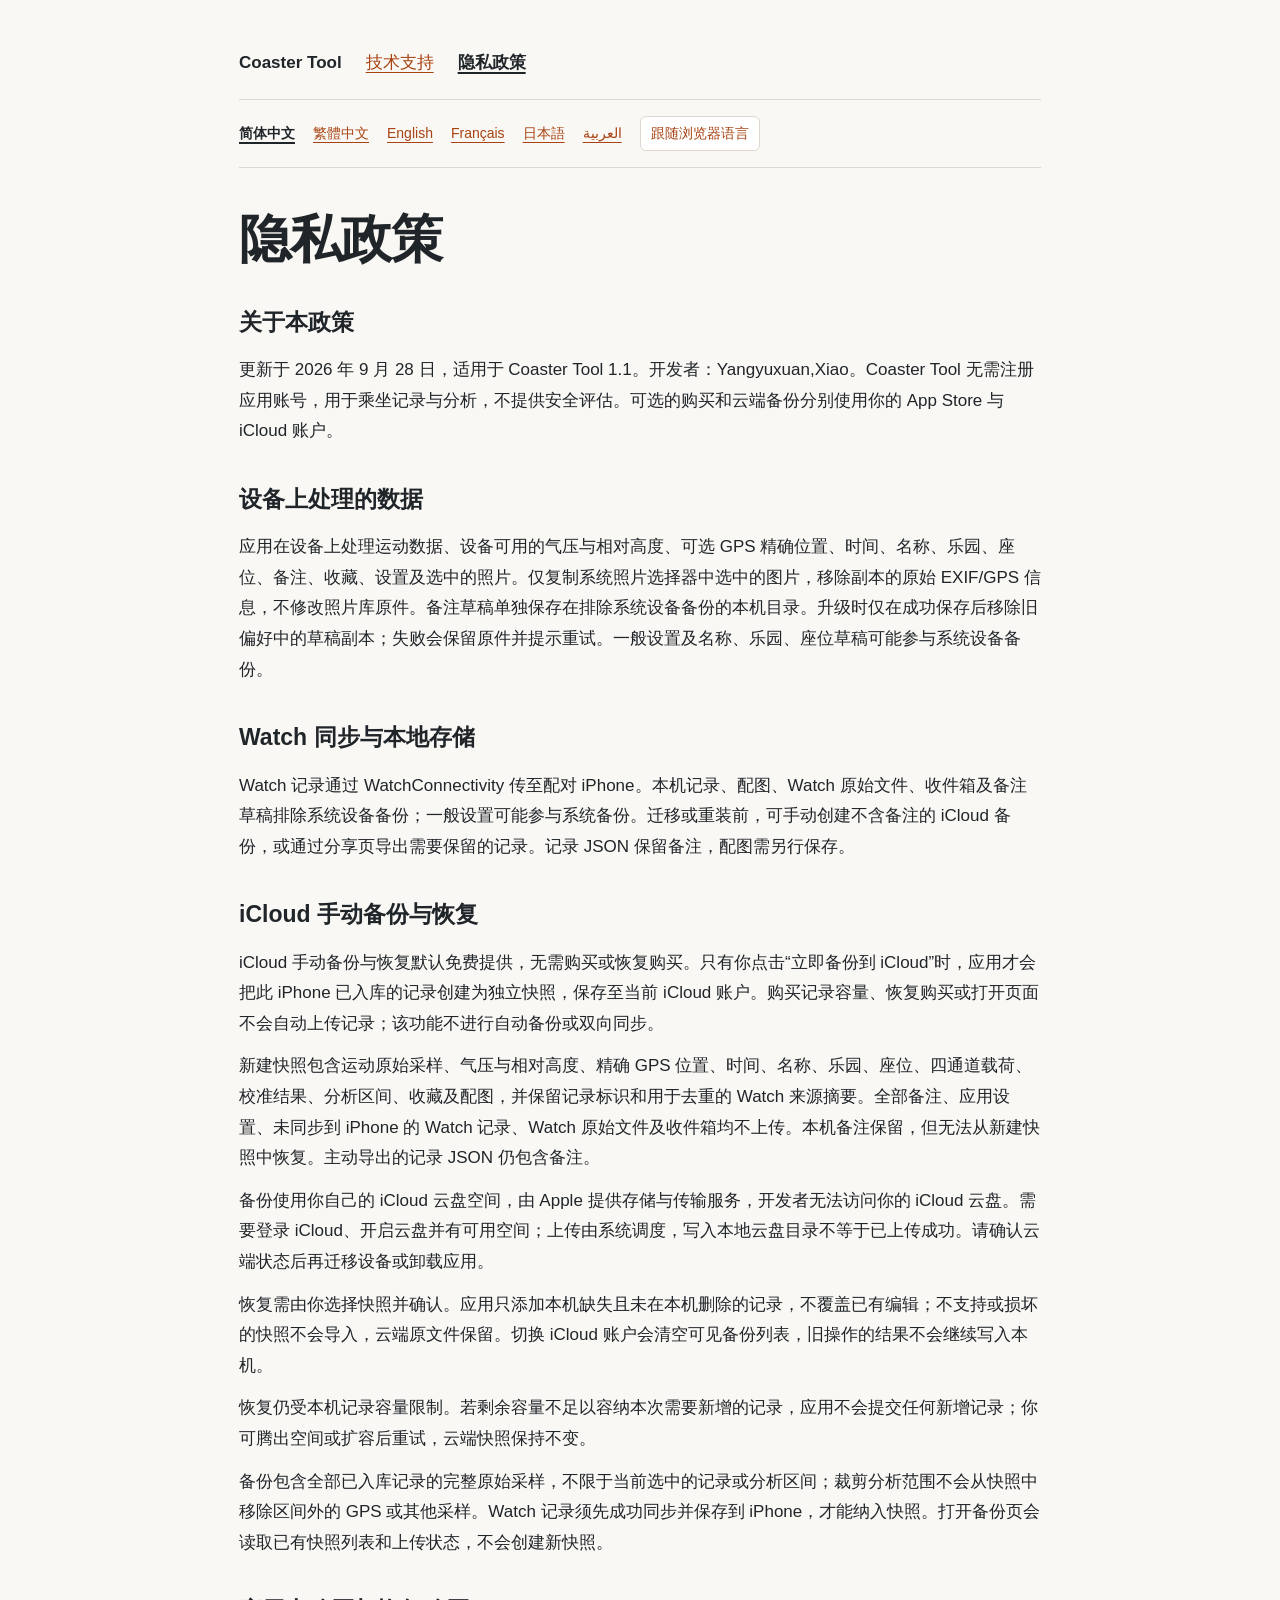
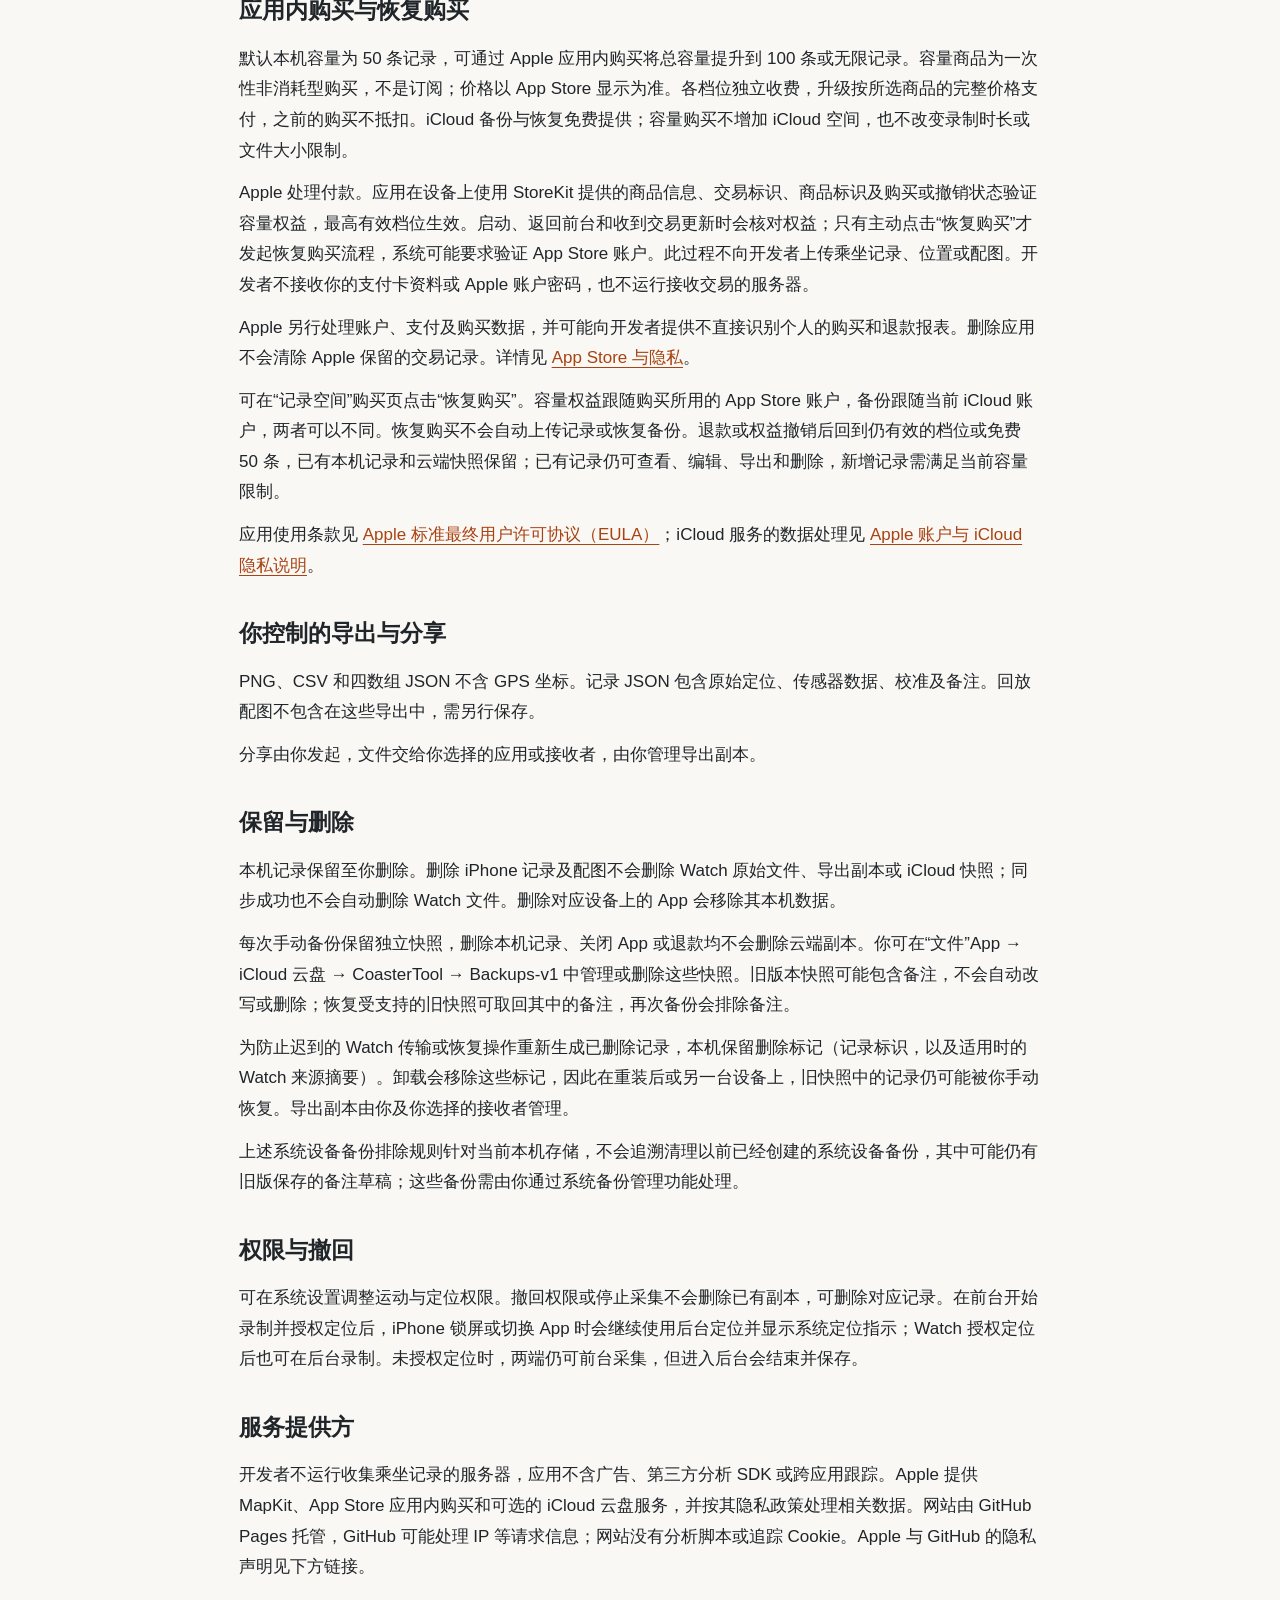
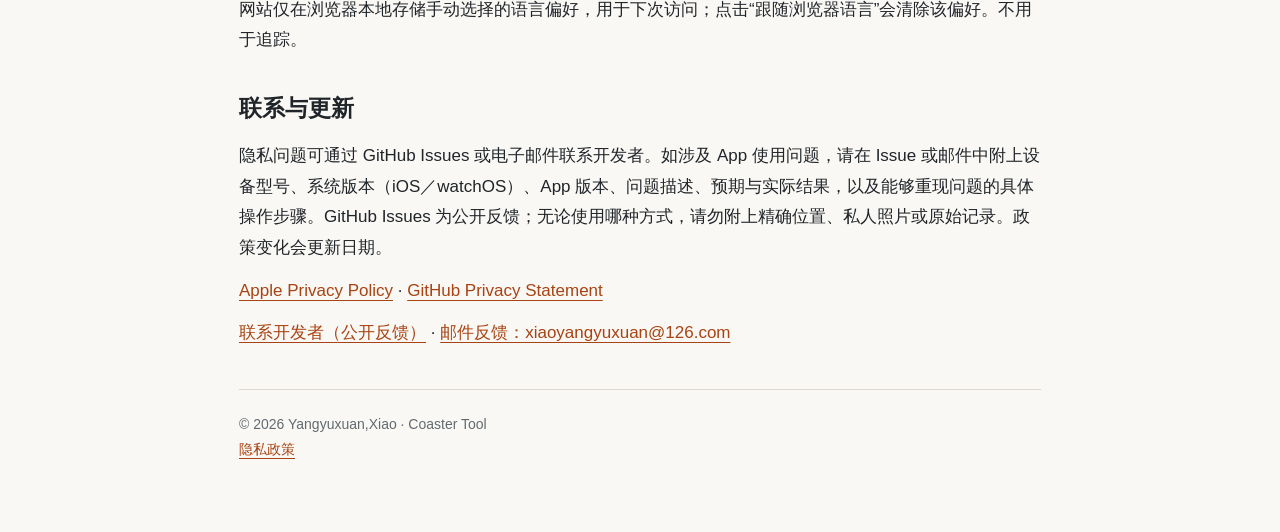
<file: zh-Hans/privacy.html>
<!doctype html>
<html lang="zh-Hans" data-language="zh-Hans" data-page="privacy.html" dir="ltr">
<head>
    <meta charset="utf-8">
    <meta name="viewport" content="width=device-width,initial-scale=1">
    <title>Coaster Tool — 隐私政策</title>
    <meta name="description" content="Coaster Tool 1.1 的运动、位置、照片、iCloud 备份、应用内购买与数据保留政策。">
    <link rel="stylesheet" href="../style.css">
    <link rel="alternate" hreflang="zh-Hans" href="../zh-Hans/privacy.html">
    <link rel="alternate" hreflang="zh-Hant" href="../zh-Hant/privacy.html">
    <link rel="alternate" hreflang="en" href="../en/privacy.html">
    <link rel="alternate" hreflang="fr" href="../fr/privacy.html">
    <link rel="alternate" hreflang="ja" href="../ja/privacy.html">
    <link rel="alternate" hreflang="ar" href="../ar/privacy.html">
    <link rel="alternate" hreflang="x-default" href="../privacy.html">
    <script src="../language.js" defer></script>
</head>
<body>
<main>
    <nav aria-label="网站导航">
        <strong>Coaster Tool</strong>
        <a href="index.html">技术支持</a>
        <a href="privacy.html" aria-current="page">隐私政策</a>
    </nav>
    <nav class="language-switcher" aria-label="选择语言">
        <a href="../zh-Hans/privacy.html" lang="zh-Hans" hreflang="zh-Hans" data-language-link="zh-Hans" aria-current="true" dir="ltr">简体中文</a>
        <a href="../zh-Hant/privacy.html" lang="zh-Hant" hreflang="zh-Hant" data-language-link="zh-Hant" dir="ltr">繁體中文</a>
        <a href="../en/privacy.html" lang="en" hreflang="en" data-language-link="en" dir="ltr">English</a>
        <a href="../fr/privacy.html" lang="fr" hreflang="fr" data-language-link="fr" dir="ltr">Français</a>
        <a href="../ja/privacy.html" lang="ja" hreflang="ja" data-language-link="ja" dir="ltr">日本語</a>
        <a href="../ar/privacy.html" lang="ar" hreflang="ar" data-language-link="ar" dir="rtl">العربية</a>
        <button type="button" data-auto-language hidden>跟随浏览器语言</button>
    </nav>
    <h1>隐私政策</h1>
    <h2>关于本政策</h2>
    <p>更新于 2026 年 9 月 28 日，适用于 Coaster Tool 1.1。开发者：Yangyuxuan,Xiao。Coaster Tool 无需注册应用账号，用于乘坐记录与分析，不提供安全评估。可选的购买和云端备份分别使用你的 App Store 与 iCloud 账户。</p>
    <h2>设备上处理的数据</h2>
    <p>应用在设备上处理运动数据、设备可用的气压与相对高度、可选 GPS 精确位置、时间、名称、乐园、座位、备注、收藏、设置及选中的照片。仅复制系统照片选择器中选中的图片，移除副本的原始 EXIF/GPS 信息，不修改照片库原件。备注草稿单独保存在排除系统设备备份的本机目录。升级时仅在成功保存后移除旧偏好中的草稿副本；失败会保留原件并提示重试。一般设置及名称、乐园、座位草稿可能参与系统设备备份。</p>
    <h2>Watch 同步与本地存储</h2>
    <p>Watch 记录通过 WatchConnectivity 传至配对 iPhone。本机记录、配图、Watch 原始文件、收件箱及备注草稿排除系统设备备份；一般设置可能参与系统备份。迁移或重装前，可手动创建不含备注的 iCloud 备份，或通过分享页导出需要保留的记录。记录 JSON 保留备注，配图需另行保存。</p>
    <h2>iCloud 手动备份与恢复</h2>
    <p>iCloud 手动备份与恢复默认免费提供，无需购买或恢复购买。只有你点击“立即备份到 iCloud”时，应用才会把此 iPhone 已入库的记录创建为独立快照，保存至当前 iCloud 账户。购买记录容量、恢复购买或打开页面不会自动上传记录；该功能不进行自动备份或双向同步。</p>
    <p>新建快照包含运动原始采样、气压与相对高度、精确 GPS 位置、时间、名称、乐园、座位、四通道载荷、校准结果、分析区间、收藏及配图，并保留记录标识和用于去重的 Watch 来源摘要。全部备注、应用设置、未同步到 iPhone 的 Watch 记录、Watch 原始文件及收件箱均不上传。本机备注保留，但无法从新建快照中恢复。主动导出的记录 JSON 仍包含备注。</p>
    <p>备份使用你自己的 iCloud 云盘空间，由 Apple 提供存储与传输服务，开发者无法访问你的 iCloud 云盘。需要登录 iCloud、开启云盘并有可用空间；上传由系统调度，写入本地云盘目录不等于已上传成功。请确认云端状态后再迁移设备或卸载应用。</p>
    <p>恢复需由你选择快照并确认。应用只添加本机缺失且未在本机删除的记录，不覆盖已有编辑；不支持或损坏的快照不会导入，云端原文件保留。切换 iCloud 账户会清空可见备份列表，旧操作的结果不会继续写入本机。</p>
    <p>恢复仍受本机记录容量限制。若剩余容量不足以容纳本次需要新增的记录，应用不会提交任何新增记录；你可腾出空间或扩容后重试，云端快照保持不变。</p>
    <p>备份包含全部已入库记录的完整原始采样，不限于当前选中的记录或分析区间；裁剪分析范围不会从快照中移除区间外的 GPS 或其他采样。Watch 记录须先成功同步并保存到 iPhone，才能纳入快照。打开备份页会读取已有快照列表和上传状态，不会创建新快照。</p>
    <h2>应用内购买与恢复购买</h2>
    <p>默认本机容量为 50 条记录，可通过 Apple 应用内购买将总容量提升到 100 条或无限记录。容量商品为一次性非消耗型购买，不是订阅；价格以 App Store 显示为准。各档位独立收费，升级按所选商品的完整价格支付，之前的购买不抵扣。iCloud 备份与恢复免费提供；容量购买不增加 iCloud 空间，也不改变录制时长或文件大小限制。</p>
    <p>Apple 处理付款。应用在设备上使用 StoreKit 提供的商品信息、交易标识、商品标识及购买或撤销状态验证容量权益，最高有效档位生效。启动、返回前台和收到交易更新时会核对权益；只有主动点击“恢复购买”才发起恢复购买流程，系统可能要求验证 App Store 账户。此过程不向开发者上传乘坐记录、位置或配图。开发者不接收你的支付卡资料或 Apple 账户密码，也不运行接收交易的服务器。</p>
    <p>Apple 另行处理账户、支付及购买数据，并可能向开发者提供不直接识别个人的购买和退款报表。删除应用不会清除 Apple 保留的交易记录。详情见 <a href="https://www.apple.com/legal/privacy/data/en/app-store/">App Store 与隐私</a>。</p>
    <p>可在“记录空间”购买页点击“恢复购买”。容量权益跟随购买所用的 App Store 账户，备份跟随当前 iCloud 账户，两者可以不同。恢复购买不会自动上传记录或恢复备份。退款或权益撤销后回到仍有效的档位或免费 50 条，已有本机记录和云端快照保留；已有记录仍可查看、编辑、导出和删除，新增记录需满足当前容量限制。</p>
    <p>应用使用条款见 <a href="https://www.apple.com/legal/internet-services/itunes/dev/stdeula/">Apple 标准最终用户许可协议（EULA）</a>；iCloud 服务的数据处理见 <a href="https://www.apple.com/legal/privacy/data/en/apple-id/">Apple 账户与 iCloud 隐私说明</a>。</p>
    <h2>你控制的导出与分享</h2>
    <p>PNG、CSV 和四数组 JSON 不含 GPS 坐标。记录 JSON 包含原始定位、传感器数据、校准及备注。回放配图不包含在这些导出中，需另行保存。</p>
    <p>分享由你发起，文件交给你选择的应用或接收者，由你管理导出副本。</p>
    <h2>保留与删除</h2>
    <p>本机记录保留至你删除。删除 iPhone 记录及配图不会删除 Watch 原始文件、导出副本或 iCloud 快照；同步成功也不会自动删除 Watch 文件。删除对应设备上的 App 会移除其本机数据。</p>
    <p>每次手动备份保留独立快照，删除本机记录、关闭 App 或退款均不会删除云端副本。你可在“文件”App → iCloud 云盘 → CoasterTool → Backups-v1 中管理或删除这些快照。旧版本快照可能包含备注，不会自动改写或删除；恢复受支持的旧快照可取回其中的备注，再次备份会排除备注。</p>
    <p>为防止迟到的 Watch 传输或恢复操作重新生成已删除记录，本机保留删除标记（记录标识，以及适用时的 Watch 来源摘要）。卸载会移除这些标记，因此在重装后或另一台设备上，旧快照中的记录仍可能被你手动恢复。导出副本由你及你选择的接收者管理。</p>
    <p>上述系统设备备份排除规则针对当前本机存储，不会追溯清理以前已经创建的系统设备备份，其中可能仍有旧版保存的备注草稿；这些备份需由你通过系统备份管理功能处理。</p>
    <h2>权限与撤回</h2>
    <p>可在系统设置调整运动与定位权限。撤回权限或停止采集不会删除已有副本，可删除对应记录。在前台开始录制并授权定位后，iPhone 锁屏或切换 App 时会继续使用后台定位并显示系统定位指示；Watch 授权定位后也可在后台录制。未授权定位时，两端仍可前台采集，但进入后台会结束并保存。</p>
    <h2>服务提供方</h2>
    <p>开发者不运行收集乘坐记录的服务器，应用不含广告、第三方分析 SDK 或跨应用跟踪。Apple 提供 MapKit、App Store 应用内购买和可选的 iCloud 云盘服务，并按其隐私政策处理相关数据。网站由 GitHub Pages 托管，GitHub 可能处理 IP 等请求信息；网站没有分析脚本或追踪 Cookie。Apple 与 GitHub 的隐私声明见下方链接。</p>
    <p>网站仅在浏览器本地存储手动选择的语言偏好，用于下次访问；点击“跟随浏览器语言”会清除该偏好。不用于追踪。</p>
    <h2>联系与更新</h2>
    <p>隐私问题可通过 GitHub Issues 或电子邮件联系开发者。如涉及 App 使用问题，请在 Issue 或邮件中附上设备型号、系统版本（iOS／watchOS）、App 版本、问题描述、预期与实际结果，以及能够重现问题的具体操作步骤。GitHub Issues 为公开反馈；无论使用哪种方式，请勿附上精确位置、私人照片或原始记录。政策变化会更新日期。</p>
    <p><a href="https://www.apple.com/legal/privacy/">Apple Privacy Policy</a> · <a href="https://docs.github.com/en/site-policy/privacy-policies/github-general-privacy-statement">GitHub Privacy Statement</a></p>
    <p><a href="https://github.com/YangYuXuanXiao/CoasterToolWeb/issues">联系开发者（公开反馈）</a> · <a href="mailto:xiaoyangyuxuan@126.com">邮件反馈：xiaoyangyuxuan@126.com</a></p>
    <footer>© 2026 Yangyuxuan,Xiao · Coaster Tool<br><a href="privacy.html">隐私政策</a></footer>
</main>
</body>
</html>
</file>
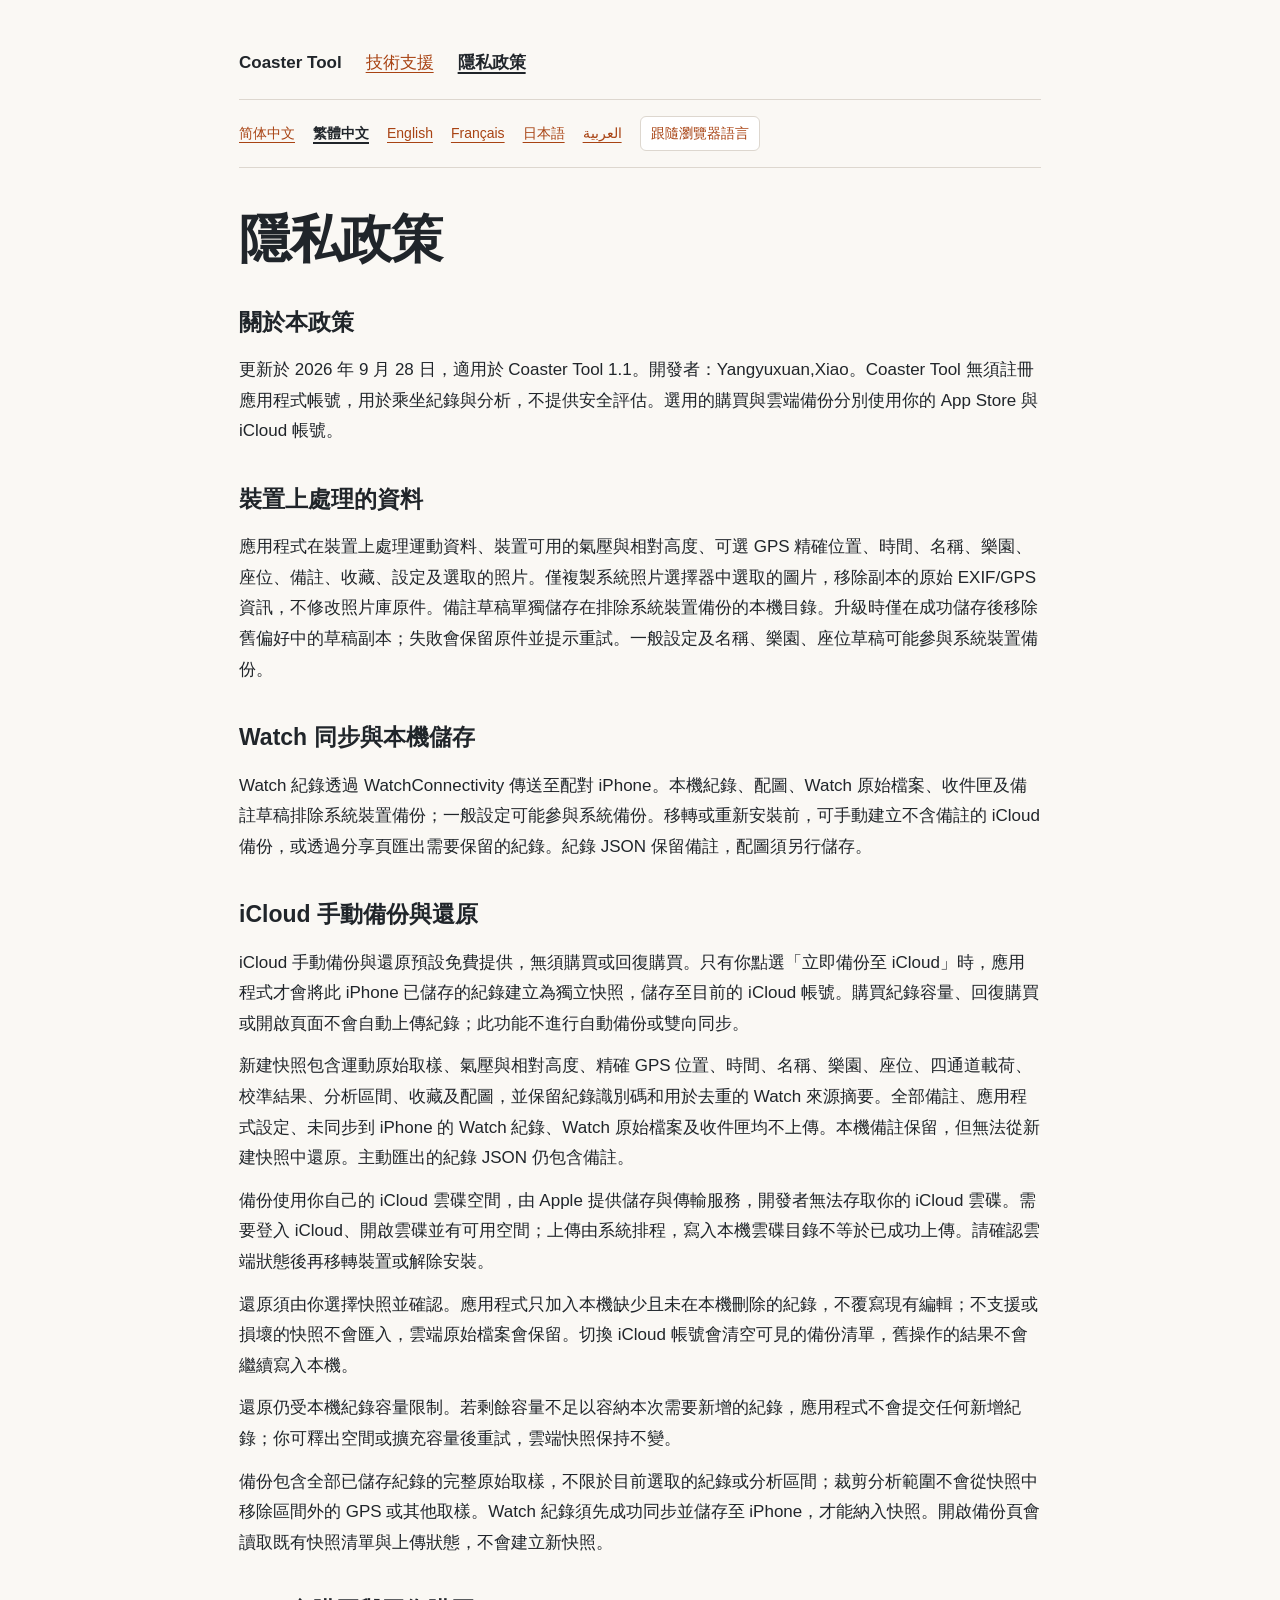
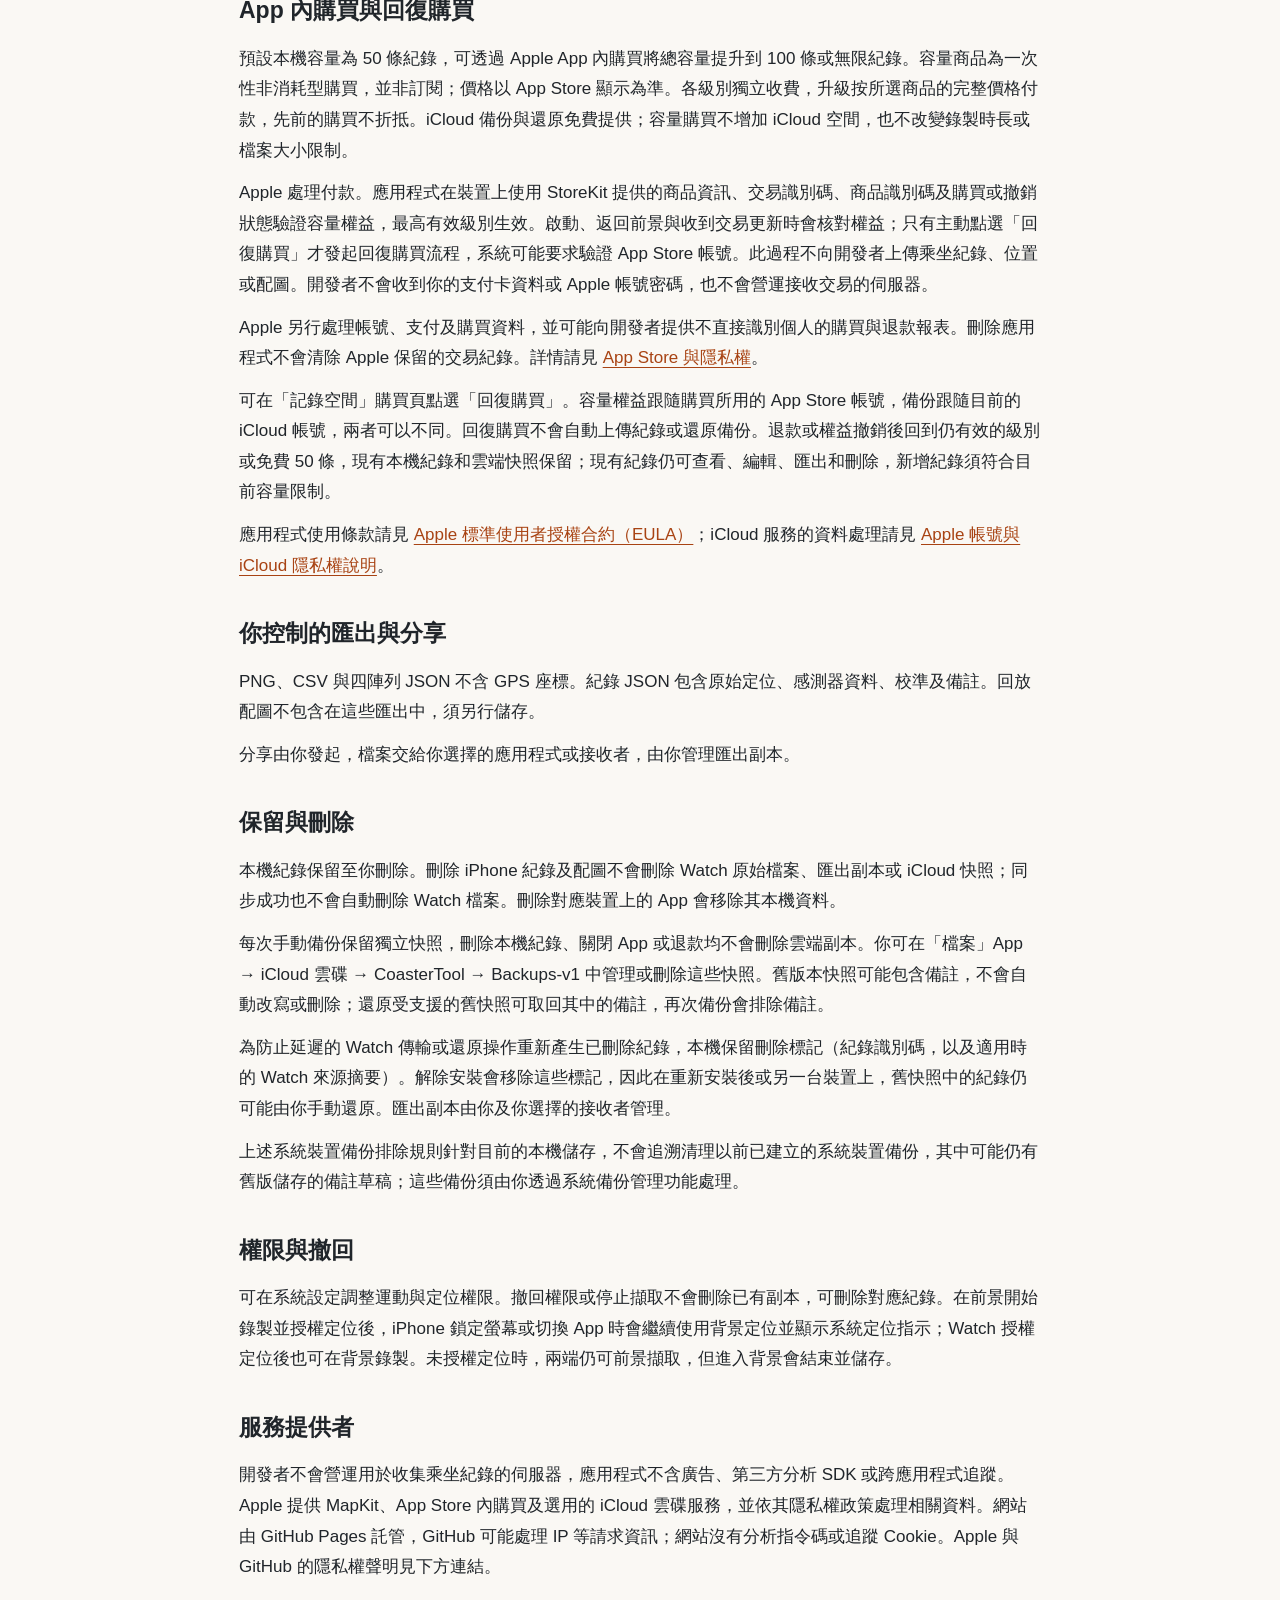
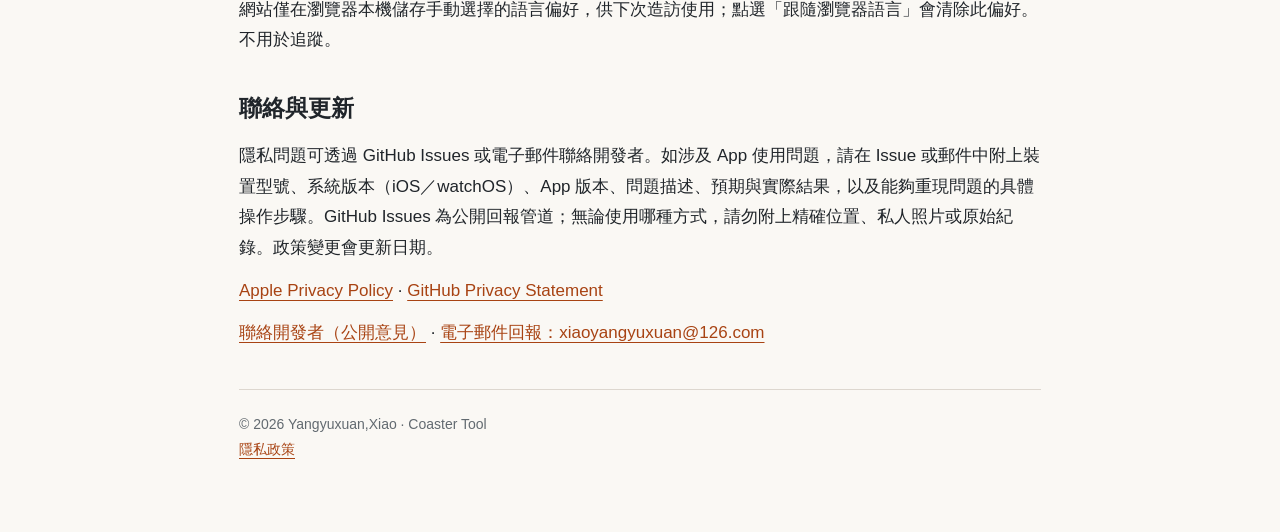
<file: zh-Hant/privacy.html>
<!doctype html>
<html lang="zh-Hant" data-language="zh-Hant" data-page="privacy.html" dir="ltr">
<head>
    <meta charset="utf-8">
    <meta name="viewport" content="width=device-width,initial-scale=1">
    <title>Coaster Tool — 隱私政策</title>
    <meta name="description" content="Coaster Tool 1.1 的運動、位置、照片、iCloud 備份、App 內購買與資料保留政策。">
    <link rel="stylesheet" href="../style.css">
    <link rel="alternate" hreflang="zh-Hans" href="../zh-Hans/privacy.html">
    <link rel="alternate" hreflang="zh-Hant" href="../zh-Hant/privacy.html">
    <link rel="alternate" hreflang="en" href="../en/privacy.html">
    <link rel="alternate" hreflang="fr" href="../fr/privacy.html">
    <link rel="alternate" hreflang="ja" href="../ja/privacy.html">
    <link rel="alternate" hreflang="ar" href="../ar/privacy.html">
    <link rel="alternate" hreflang="x-default" href="../privacy.html">
    <script src="../language.js" defer></script>
</head>
<body>
<main>
    <nav aria-label="網站導覽">
        <strong>Coaster Tool</strong>
        <a href="index.html">技術支援</a>
        <a href="privacy.html" aria-current="page">隱私政策</a>
    </nav>
    <nav class="language-switcher" aria-label="選擇語言">
        <a href="../zh-Hans/privacy.html" lang="zh-Hans" hreflang="zh-Hans" data-language-link="zh-Hans" dir="ltr">简体中文</a>
        <a href="../zh-Hant/privacy.html" lang="zh-Hant" hreflang="zh-Hant" data-language-link="zh-Hant" aria-current="true" dir="ltr">繁體中文</a>
        <a href="../en/privacy.html" lang="en" hreflang="en" data-language-link="en" dir="ltr">English</a>
        <a href="../fr/privacy.html" lang="fr" hreflang="fr" data-language-link="fr" dir="ltr">Français</a>
        <a href="../ja/privacy.html" lang="ja" hreflang="ja" data-language-link="ja" dir="ltr">日本語</a>
        <a href="../ar/privacy.html" lang="ar" hreflang="ar" data-language-link="ar" dir="rtl">العربية</a>
        <button type="button" data-auto-language hidden>跟隨瀏覽器語言</button>
    </nav>
    <h1>隱私政策</h1>
    <h2>關於本政策</h2>
    <p>更新於 2026 年 9 月 28 日，適用於 Coaster Tool 1.1。開發者：Yangyuxuan,Xiao。Coaster Tool 無須註冊應用程式帳號，用於乘坐紀錄與分析，不提供安全評估。選用的購買與雲端備份分別使用你的 App Store 與 iCloud 帳號。</p>
    <h2>裝置上處理的資料</h2>
    <p>應用程式在裝置上處理運動資料、裝置可用的氣壓與相對高度、可選 GPS 精確位置、時間、名稱、樂園、座位、備註、收藏、設定及選取的照片。僅複製系統照片選擇器中選取的圖片，移除副本的原始 EXIF/GPS 資訊，不修改照片庫原件。備註草稿單獨儲存在排除系統裝置備份的本機目錄。升級時僅在成功儲存後移除舊偏好中的草稿副本；失敗會保留原件並提示重試。一般設定及名稱、樂園、座位草稿可能參與系統裝置備份。</p>
    <h2>Watch 同步與本機儲存</h2>
    <p>Watch 紀錄透過 WatchConnectivity 傳送至配對 iPhone。本機紀錄、配圖、Watch 原始檔案、收件匣及備註草稿排除系統裝置備份；一般設定可能參與系統備份。移轉或重新安裝前，可手動建立不含備註的 iCloud 備份，或透過分享頁匯出需要保留的紀錄。紀錄 JSON 保留備註，配圖須另行儲存。</p>
    <h2>iCloud 手動備份與還原</h2>
    <p>iCloud 手動備份與還原預設免費提供，無須購買或回復購買。只有你點選「立即備份至 iCloud」時，應用程式才會將此 iPhone 已儲存的紀錄建立為獨立快照，儲存至目前的 iCloud 帳號。購買紀錄容量、回復購買或開啟頁面不會自動上傳紀錄；此功能不進行自動備份或雙向同步。</p>
    <p>新建快照包含運動原始取樣、氣壓與相對高度、精確 GPS 位置、時間、名稱、樂園、座位、四通道載荷、校準結果、分析區間、收藏及配圖，並保留紀錄識別碼和用於去重的 Watch 來源摘要。全部備註、應用程式設定、未同步到 iPhone 的 Watch 紀錄、Watch 原始檔案及收件匣均不上傳。本機備註保留，但無法從新建快照中還原。主動匯出的紀錄 JSON 仍包含備註。</p>
    <p>備份使用你自己的 iCloud 雲碟空間，由 Apple 提供儲存與傳輸服務，開發者無法存取你的 iCloud 雲碟。需要登入 iCloud、開啟雲碟並有可用空間；上傳由系統排程，寫入本機雲碟目錄不等於已成功上傳。請確認雲端狀態後再移轉裝置或解除安裝。</p>
    <p>還原須由你選擇快照並確認。應用程式只加入本機缺少且未在本機刪除的紀錄，不覆寫現有編輯；不支援或損壞的快照不會匯入，雲端原始檔案會保留。切換 iCloud 帳號會清空可見的備份清單，舊操作的結果不會繼續寫入本機。</p>
    <p>還原仍受本機紀錄容量限制。若剩餘容量不足以容納本次需要新增的紀錄，應用程式不會提交任何新增紀錄；你可釋出空間或擴充容量後重試，雲端快照保持不變。</p>
    <p>備份包含全部已儲存紀錄的完整原始取樣，不限於目前選取的紀錄或分析區間；裁剪分析範圍不會從快照中移除區間外的 GPS 或其他取樣。Watch 紀錄須先成功同步並儲存至 iPhone，才能納入快照。開啟備份頁會讀取既有快照清單與上傳狀態，不會建立新快照。</p>
    <h2>App 內購買與回復購買</h2>
    <p>預設本機容量為 50 條紀錄，可透過 Apple App 內購買將總容量提升到 100 條或無限紀錄。容量商品為一次性非消耗型購買，並非訂閱；價格以 App Store 顯示為準。各級別獨立收費，升級按所選商品的完整價格付款，先前的購買不折抵。iCloud 備份與還原免費提供；容量購買不增加 iCloud 空間，也不改變錄製時長或檔案大小限制。</p>
    <p>Apple 處理付款。應用程式在裝置上使用 StoreKit 提供的商品資訊、交易識別碼、商品識別碼及購買或撤銷狀態驗證容量權益，最高有效級別生效。啟動、返回前景與收到交易更新時會核對權益；只有主動點選「回復購買」才發起回復購買流程，系統可能要求驗證 App Store 帳號。此過程不向開發者上傳乘坐紀錄、位置或配圖。開發者不會收到你的支付卡資料或 Apple 帳號密碼，也不會營運接收交易的伺服器。</p>
    <p>Apple 另行處理帳號、支付及購買資料，並可能向開發者提供不直接識別個人的購買與退款報表。刪除應用程式不會清除 Apple 保留的交易紀錄。詳情請見 <a href="https://www.apple.com/legal/privacy/data/en/app-store/">App Store 與隱私權</a>。</p>
    <p>可在「記錄空間」購買頁點選「回復購買」。容量權益跟隨購買所用的 App Store 帳號，備份跟隨目前的 iCloud 帳號，兩者可以不同。回復購買不會自動上傳紀錄或還原備份。退款或權益撤銷後回到仍有效的級別或免費 50 條，現有本機紀錄和雲端快照保留；現有紀錄仍可查看、編輯、匯出和刪除，新增紀錄須符合目前容量限制。</p>
    <p>應用程式使用條款請見 <a href="https://www.apple.com/legal/internet-services/itunes/dev/stdeula/">Apple 標準使用者授權合約（EULA）</a>；iCloud 服務的資料處理請見 <a href="https://www.apple.com/legal/privacy/data/en/apple-id/">Apple 帳號與 iCloud 隱私權說明</a>。</p>
    <h2>你控制的匯出與分享</h2>
    <p>PNG、CSV 與四陣列 JSON 不含 GPS 座標。紀錄 JSON 包含原始定位、感測器資料、校準及備註。回放配圖不包含在這些匯出中，須另行儲存。</p>
    <p>分享由你發起，檔案交給你選擇的應用程式或接收者，由你管理匯出副本。</p>
    <h2>保留與刪除</h2>
    <p>本機紀錄保留至你刪除。刪除 iPhone 紀錄及配圖不會刪除 Watch 原始檔案、匯出副本或 iCloud 快照；同步成功也不會自動刪除 Watch 檔案。刪除對應裝置上的 App 會移除其本機資料。</p>
    <p>每次手動備份保留獨立快照，刪除本機紀錄、關閉 App 或退款均不會刪除雲端副本。你可在「檔案」App → iCloud 雲碟 → CoasterTool → Backups-v1 中管理或刪除這些快照。舊版本快照可能包含備註，不會自動改寫或刪除；還原受支援的舊快照可取回其中的備註，再次備份會排除備註。</p>
    <p>為防止延遲的 Watch 傳輸或還原操作重新產生已刪除紀錄，本機保留刪除標記（紀錄識別碼，以及適用時的 Watch 來源摘要）。解除安裝會移除這些標記，因此在重新安裝後或另一台裝置上，舊快照中的紀錄仍可能由你手動還原。匯出副本由你及你選擇的接收者管理。</p>
    <p>上述系統裝置備份排除規則針對目前的本機儲存，不會追溯清理以前已建立的系統裝置備份，其中可能仍有舊版儲存的備註草稿；這些備份須由你透過系統備份管理功能處理。</p>
    <h2>權限與撤回</h2>
    <p>可在系統設定調整運動與定位權限。撤回權限或停止擷取不會刪除已有副本，可刪除對應紀錄。在前景開始錄製並授權定位後，iPhone 鎖定螢幕或切換 App 時會繼續使用背景定位並顯示系統定位指示；Watch 授權定位後也可在背景錄製。未授權定位時，兩端仍可前景擷取，但進入背景會結束並儲存。</p>
    <h2>服務提供者</h2>
    <p>開發者不會營運用於收集乘坐紀錄的伺服器，應用程式不含廣告、第三方分析 SDK 或跨應用程式追蹤。Apple 提供 MapKit、App Store 內購買及選用的 iCloud 雲碟服務，並依其隱私權政策處理相關資料。網站由 GitHub Pages 託管，GitHub 可能處理 IP 等請求資訊；網站沒有分析指令碼或追蹤 Cookie。Apple 與 GitHub 的隱私權聲明見下方連結。</p>
    <p>網站僅在瀏覽器本機儲存手動選擇的語言偏好，供下次造訪使用；點選「跟隨瀏覽器語言」會清除此偏好。不用於追蹤。</p>
    <h2>聯絡與更新</h2>
    <p>隱私問題可透過 GitHub Issues 或電子郵件聯絡開發者。如涉及 App 使用問題，請在 Issue 或郵件中附上裝置型號、系統版本（iOS／watchOS）、App 版本、問題描述、預期與實際結果，以及能夠重現問題的具體操作步驟。GitHub Issues 為公開回報管道；無論使用哪種方式，請勿附上精確位置、私人照片或原始紀錄。政策變更會更新日期。</p>
    <p><a href="https://www.apple.com/legal/privacy/">Apple Privacy Policy</a> · <a href="https://docs.github.com/en/site-policy/privacy-policies/github-general-privacy-statement">GitHub Privacy Statement</a></p>
    <p><a href="https://github.com/YangYuXuanXiao/CoasterToolWeb/issues">聯絡開發者（公開意見）</a> · <a href="mailto:xiaoyangyuxuan@126.com">電子郵件回報：xiaoyangyuxuan@126.com</a></p>
    <footer>© 2026 Yangyuxuan,Xiao · Coaster Tool<br><a href="privacy.html">隱私政策</a></footer>
</main>
</body>
</html>
</file>
<file: style.css>
:root {
    color-scheme: light dark;
    --bg: #faf8f4;
    --fg: #20252a;
    --muted: #626a70;
    --card: #fff;
    --accent: #a84313;
    --line: #ddd7cf
}

* {
    box-sizing: border-box
}

body {
    margin: 0;
    background: var(--bg);
    color: var(--fg);
    font: 17px/1.8 -apple-system, BlinkMacSystemFont, "Segoe UI", sans-serif
}

main {
    max-width: 850px;
    margin: auto;
    padding: 48px 24px 70px
}

nav {
    display: flex;
    gap: 24px;
    flex-wrap: wrap;
    border-bottom: 1px solid var(--line);
    padding-bottom: 20px
}

.language-switcher {
    align-items: center;
    gap: 10px 18px;
    padding: 16px 0;
    font-size: 14px
}

nav a[aria-current] {
    color: var(--fg);
    font-weight: 600;
    text-decoration-thickness: 2px
}

button {
    border: 1px solid var(--line);
    border-radius: 6px;
    padding: 4px 10px;
    background: var(--card);
    color: var(--accent);
    font: inherit;
    cursor: pointer
}

a:focus-visible,
button:focus-visible {
    outline: 2px solid var(--accent);
    outline-offset: 4px
}

a {
    color: var(--accent);
    overflow-wrap: anywhere;
    text-underline-offset: 4px
}

h1 {
    font-size: clamp(34px, 6vw, 52px);
    line-height: 1.15;
    letter-spacing: -1.5px;
    margin: 42px 0 16px
}

/* Arabic joining and Japanese line boxes need natural spacing in large headings. */
html:lang(ar) h1,
html:lang(ja) h1 {
    letter-spacing: normal;
    line-height: 1.4
}

bdi {
    overflow-wrap: anywhere
}

h2 {
    font-size: 23px;
    margin: 32px 0 10px
}

p {
    margin: 12px 0
}

.eyebrow,
footer {
    color: var(--muted);
    font-size: 14px
}

section {
    background: var(--card);
    padding: 22px 28px;
    border: 1px solid var(--line);
    border-radius: 16px;
    margin: 24px 0
}

section h2:first-child {
    margin-top: 0
}

footer {
    border-top: 1px solid var(--line);
    padding-top: 22px;
    margin-top: 40px
}

li {
    margin: 10px 0
}

@media(prefers-color-scheme:dark) {
    :root {
        --bg: #17191b;
        --fg: #eeeae5;
        --muted: #b6b4ae;
        --card: #222629;
        --accent: #ffb184;
        --line: #454645
    }
}

@media(max-width:500px) {
    main {
        padding: 28px 18px
    }

    section {
        padding: 18px
    }
}
</file>
